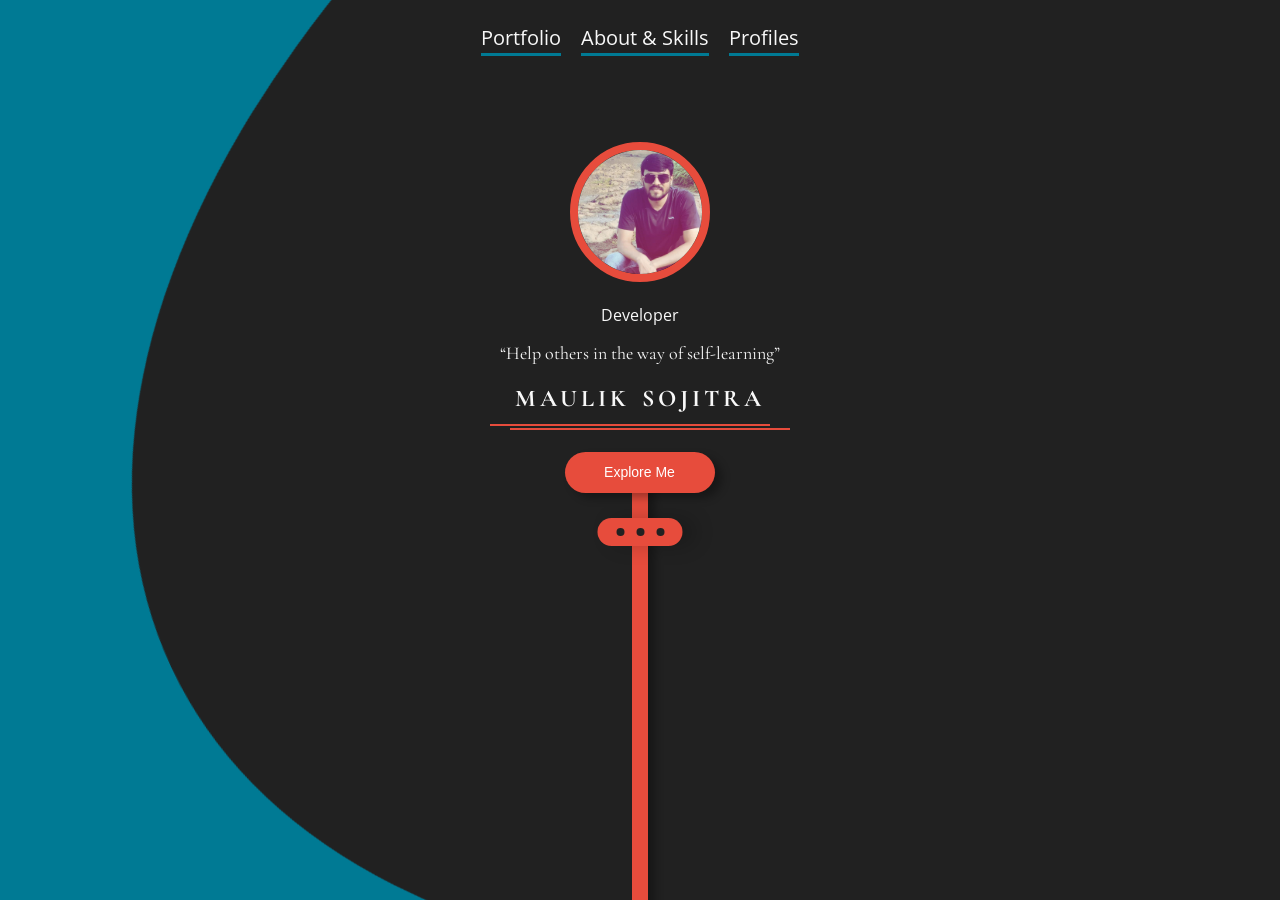
<file: index.html>
<!doctype html>
<html lang="en" data-beasties-container>
<head>
  <meta charset="utf-8">
  <title>Maulik Sojitra | Portfolio of Maulik Sojitra</title>
  <base href="/">
  <meta name="viewport" content="width=device-width, initial-scale=1">
  <meta name="title" content="Maulik Sojitra | Portfolio of Maulik Sojitra">
  <meta name="author" content="Maulik Sojitra, mauliksojitra@outlook.com">
  <meta name="description" content="Hi, I am Maulik Sojitra. Welcome to Portfolio Website">
  <meta name="keywords" content="Maulik Sojitra, mauliksojitra, maulik , profile card of Maulik Sojitra, portfolio website of maulik sojitra ,portfolio website ,profile card">
  <meta name="viewport" content="width=device-width, initial-scale=1">
  <link rel="icon" type="image/x-icon" href="favicon.ico">
  <link rel="manifest" href="manifest.webmanifest">
  <meta name="theme-color" content="#212121">
<style>*,*:after,*:before{box-sizing:border-box;margin:0;padding:0}html{font-size:10px;font-family:Open Sans,Segoe UI,Tahoma,Geneva,Verdana,sans-serif}body{width:100vw;overflow-x:hidden;background-color:#007a94}@media(max-width:460px){html{font-size:8px}}@media(max-width:360px){html{font-size:7px}}@media(max-width:270px){html{font-size:5px}}*::-webkit-scrollbar{width:.5rem;border-radius:1rem}*::-webkit-scrollbar-track{-webkit-box-shadow:inset 0 0 6px rgba(0,0,0,.3)}*::-webkit-scrollbar-thumb{background-color:#fff6;outline:1px solid slategrey}</style><link rel="stylesheet" href="styles.css" media="print" onload="this.media='all'"><noscript><link rel="stylesheet" href="styles.css"></noscript></head>
<body>
  <app-root>
     <style>
      *,
      *::after,
      *::before {
        margin: 0;
        padding: 0;
        box-sizing: border-box;
      }

      html {
        font-size: 10px;
      }

      body {
        background-color: #007a94;
        overflow: hidden;
      }

      .myLoader-container {
        display: flex;
        height: 100vh;
        width: 100vw;
        justify-content: center;
        align-items: center;
      }

      .myLoader-loader-container {
        height: 18em;
        width: 18em;
        position: relative;
        display: block;
      }

      .myLoader-cicle-loader {
        position: absolute;
        height: 100%;
        width: 100%;
        top: 0;
        left: 0;
        display: inline-block;
        border: 1em solid rgba(256, 256, 256, 0.1);
        border-radius: 50%;

        animation: rotating 1.5s 1s infinite both;
      }

      .myLoader-cicle-loader::after {
        content: '';
        position: absolute;
        height: 100%;
        width: 100%;
        top: -1em;
        left: -1em;
        display: inline-block;
        border: 1em solid transparent;
        border-top-color: #e74c3c;
        border-radius: 50%;
        box-sizing: content-box;

        animation: rotating 1.5s infinite both;
      }

      @keyframes rotating {
        0% {
          transform: rotate(0deg);
        }
        100% {
          transform: rotate(360deg);
        }
      }
    </style>

    <div class="myLoader-container">
      <div class="myLoader-loader-container">
        <div class="myLoader-cicle-loader"></div>
      </div>
    </div>
    </app-root>
  <noscript>Please enable JavaScript to continue using this application.</noscript>
<script src="runtime.js" type="module"></script><script src="polyfills.js" type="module"></script><script src="main.js" type="module"></script></body>
</html>
</file>
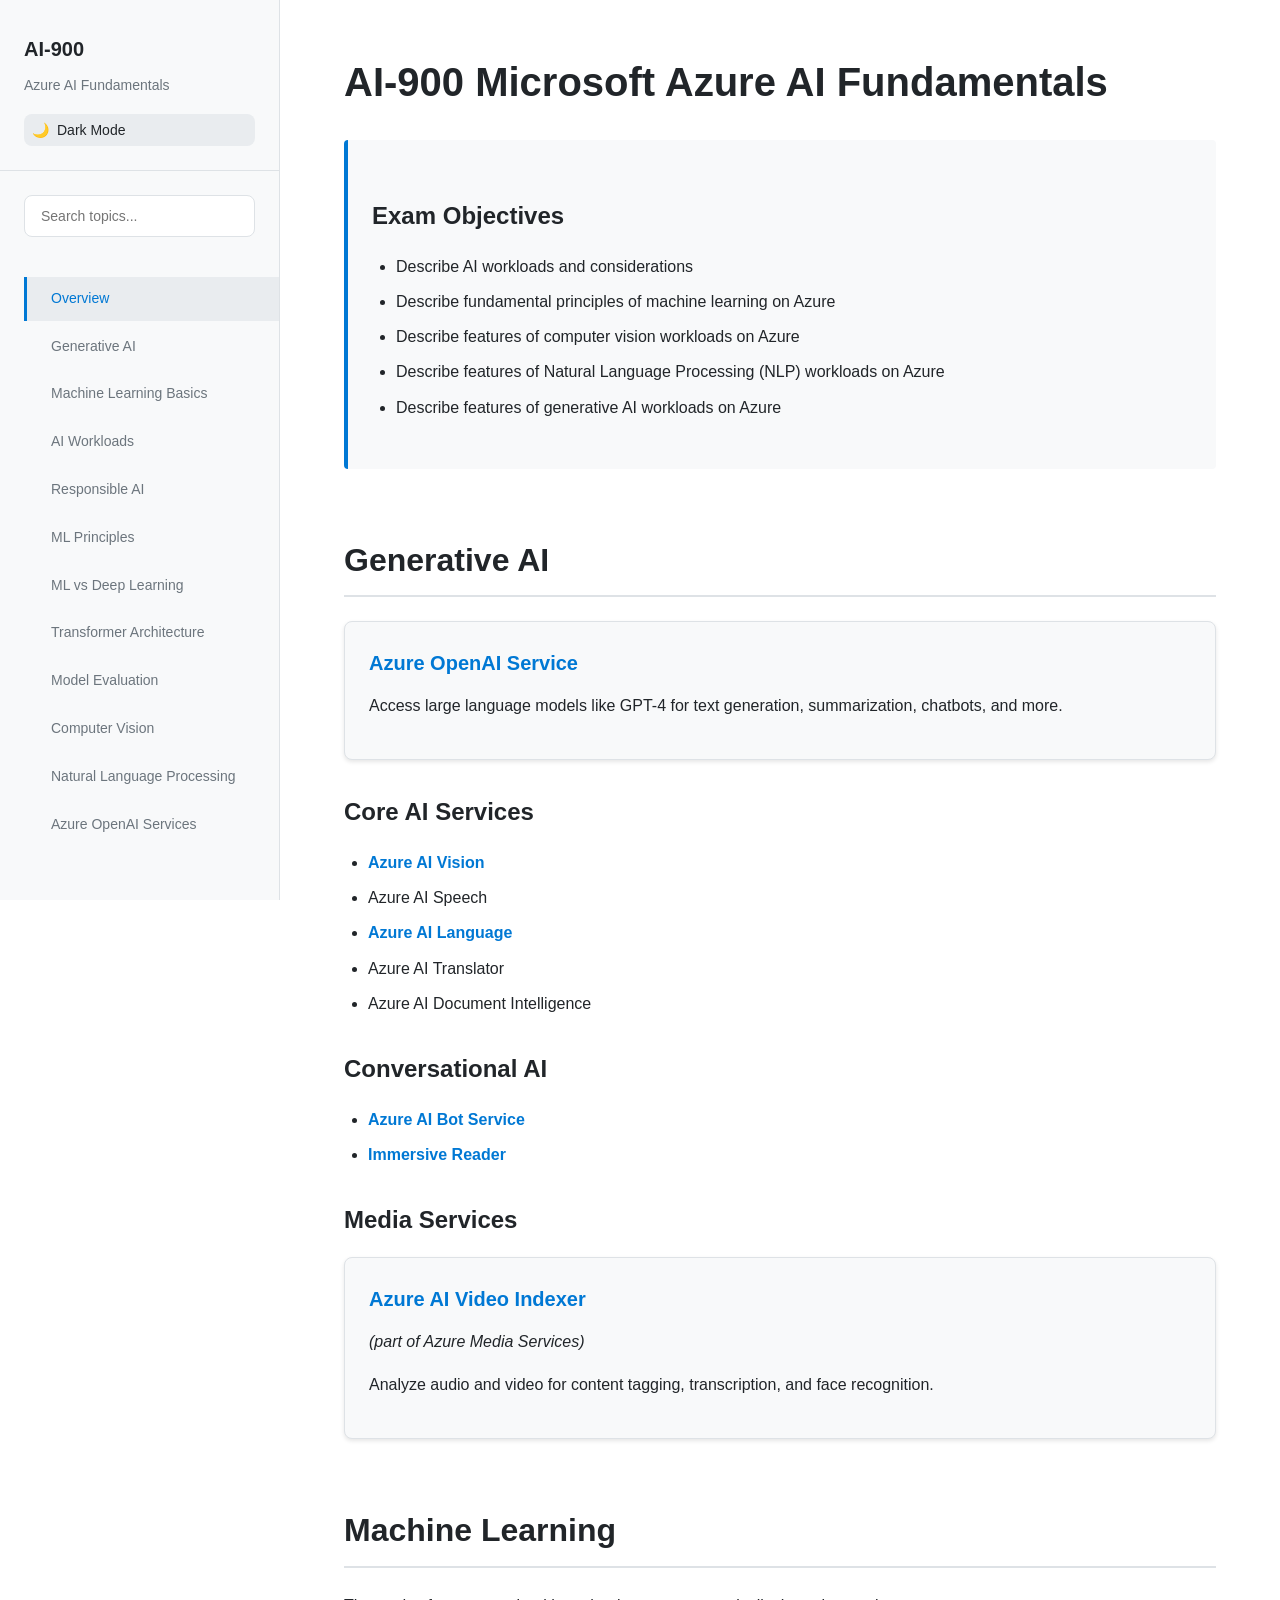
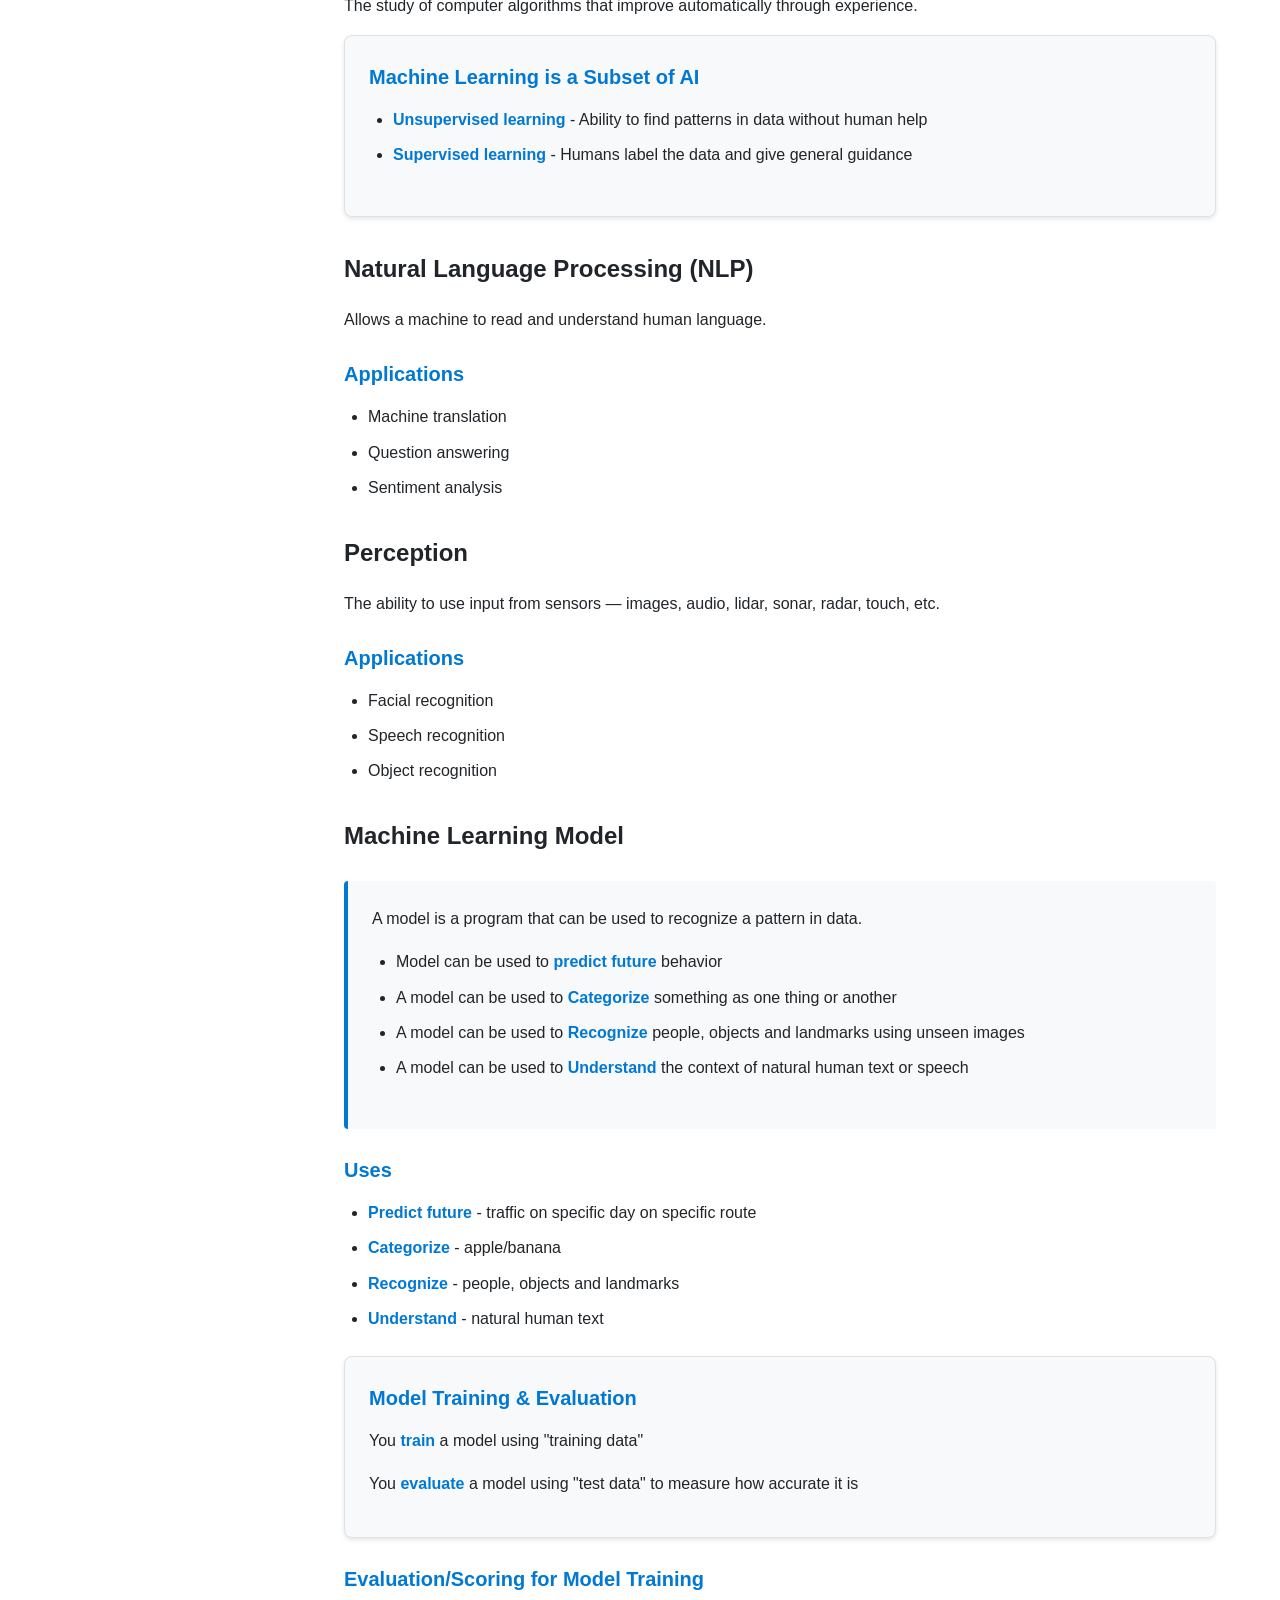
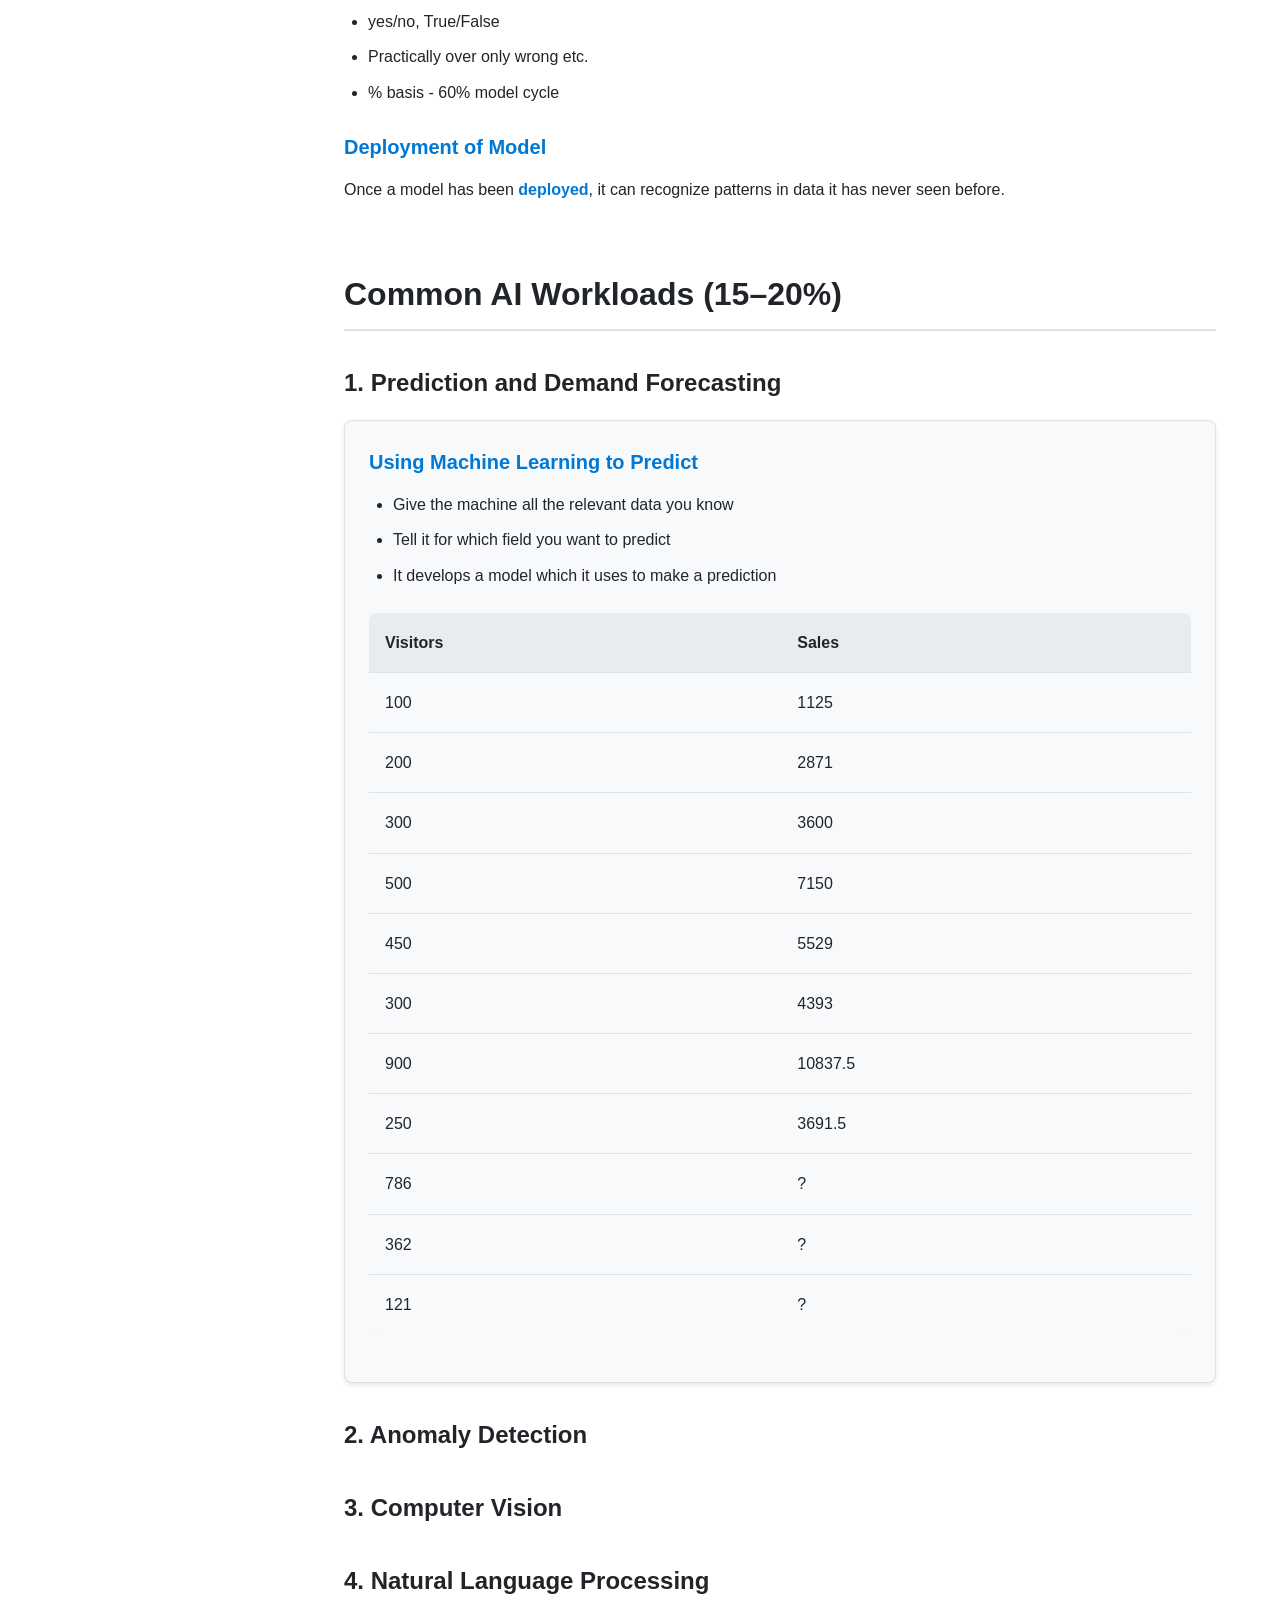
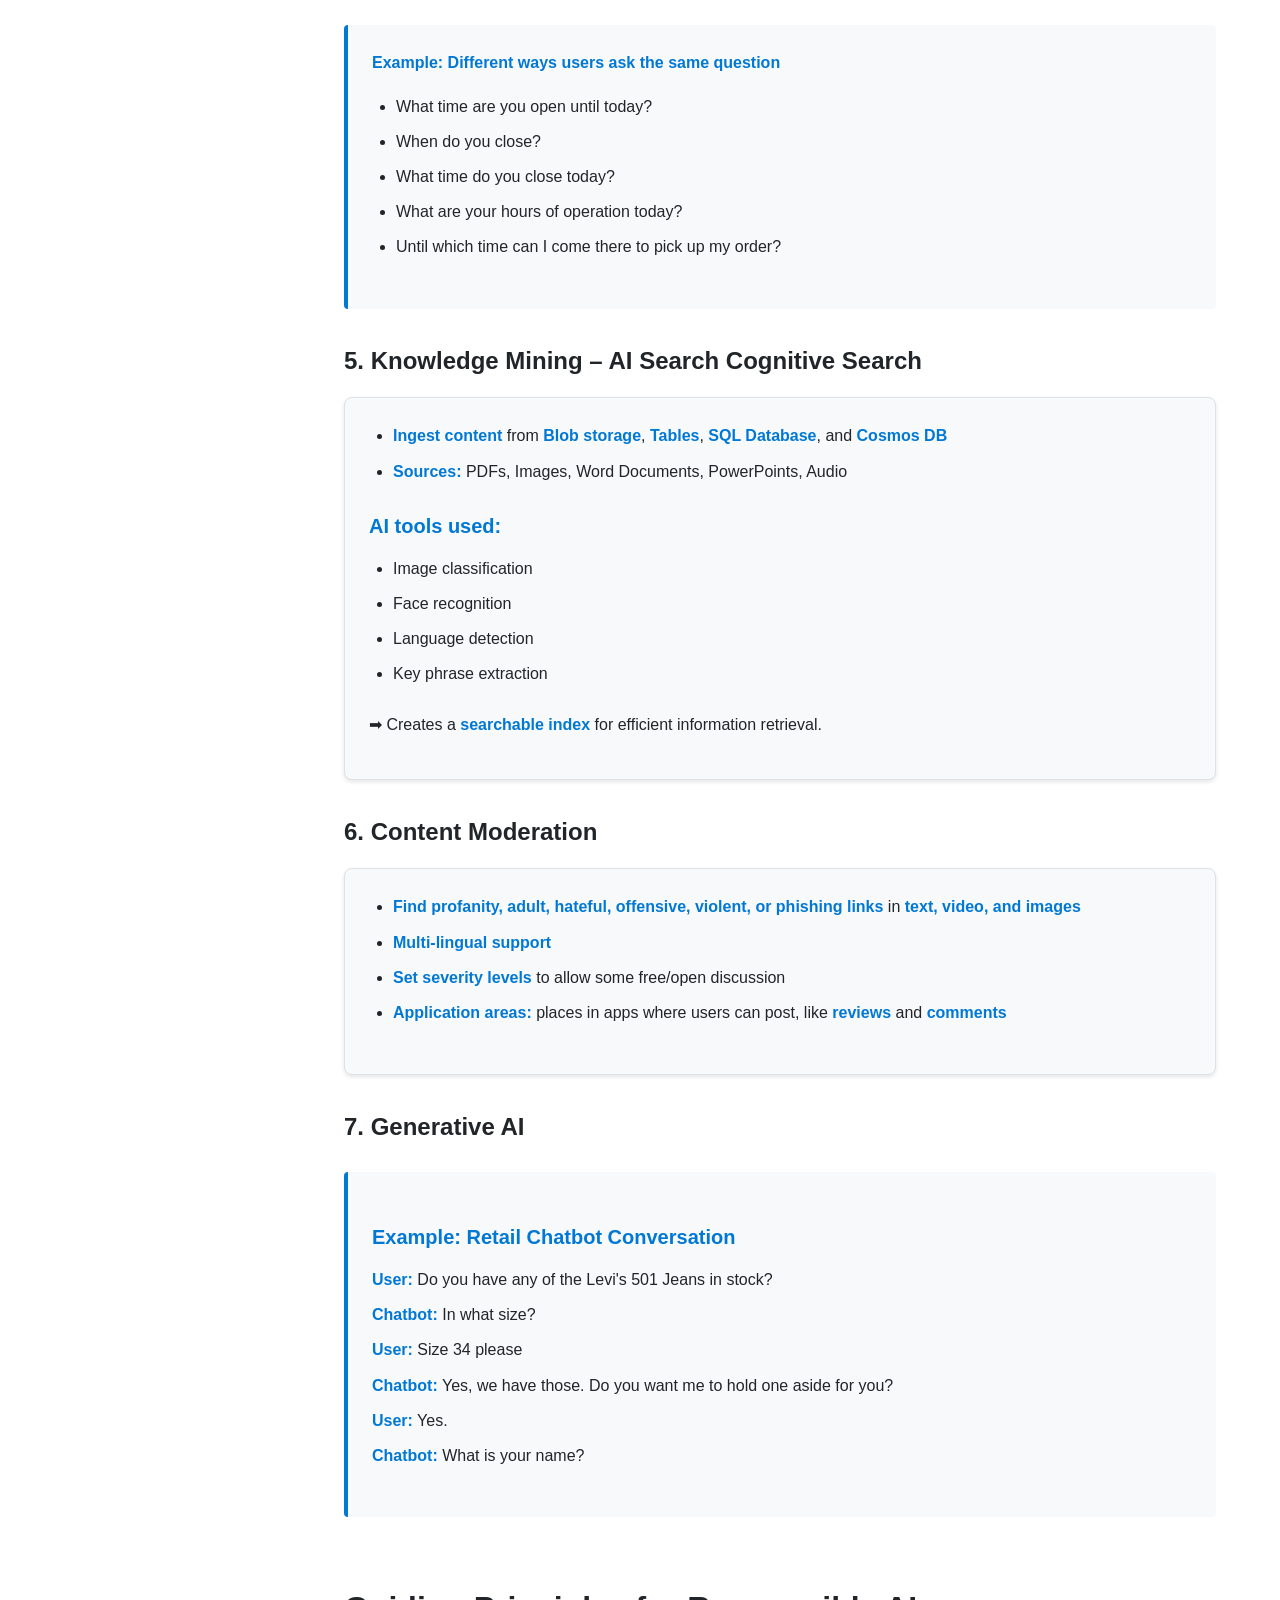
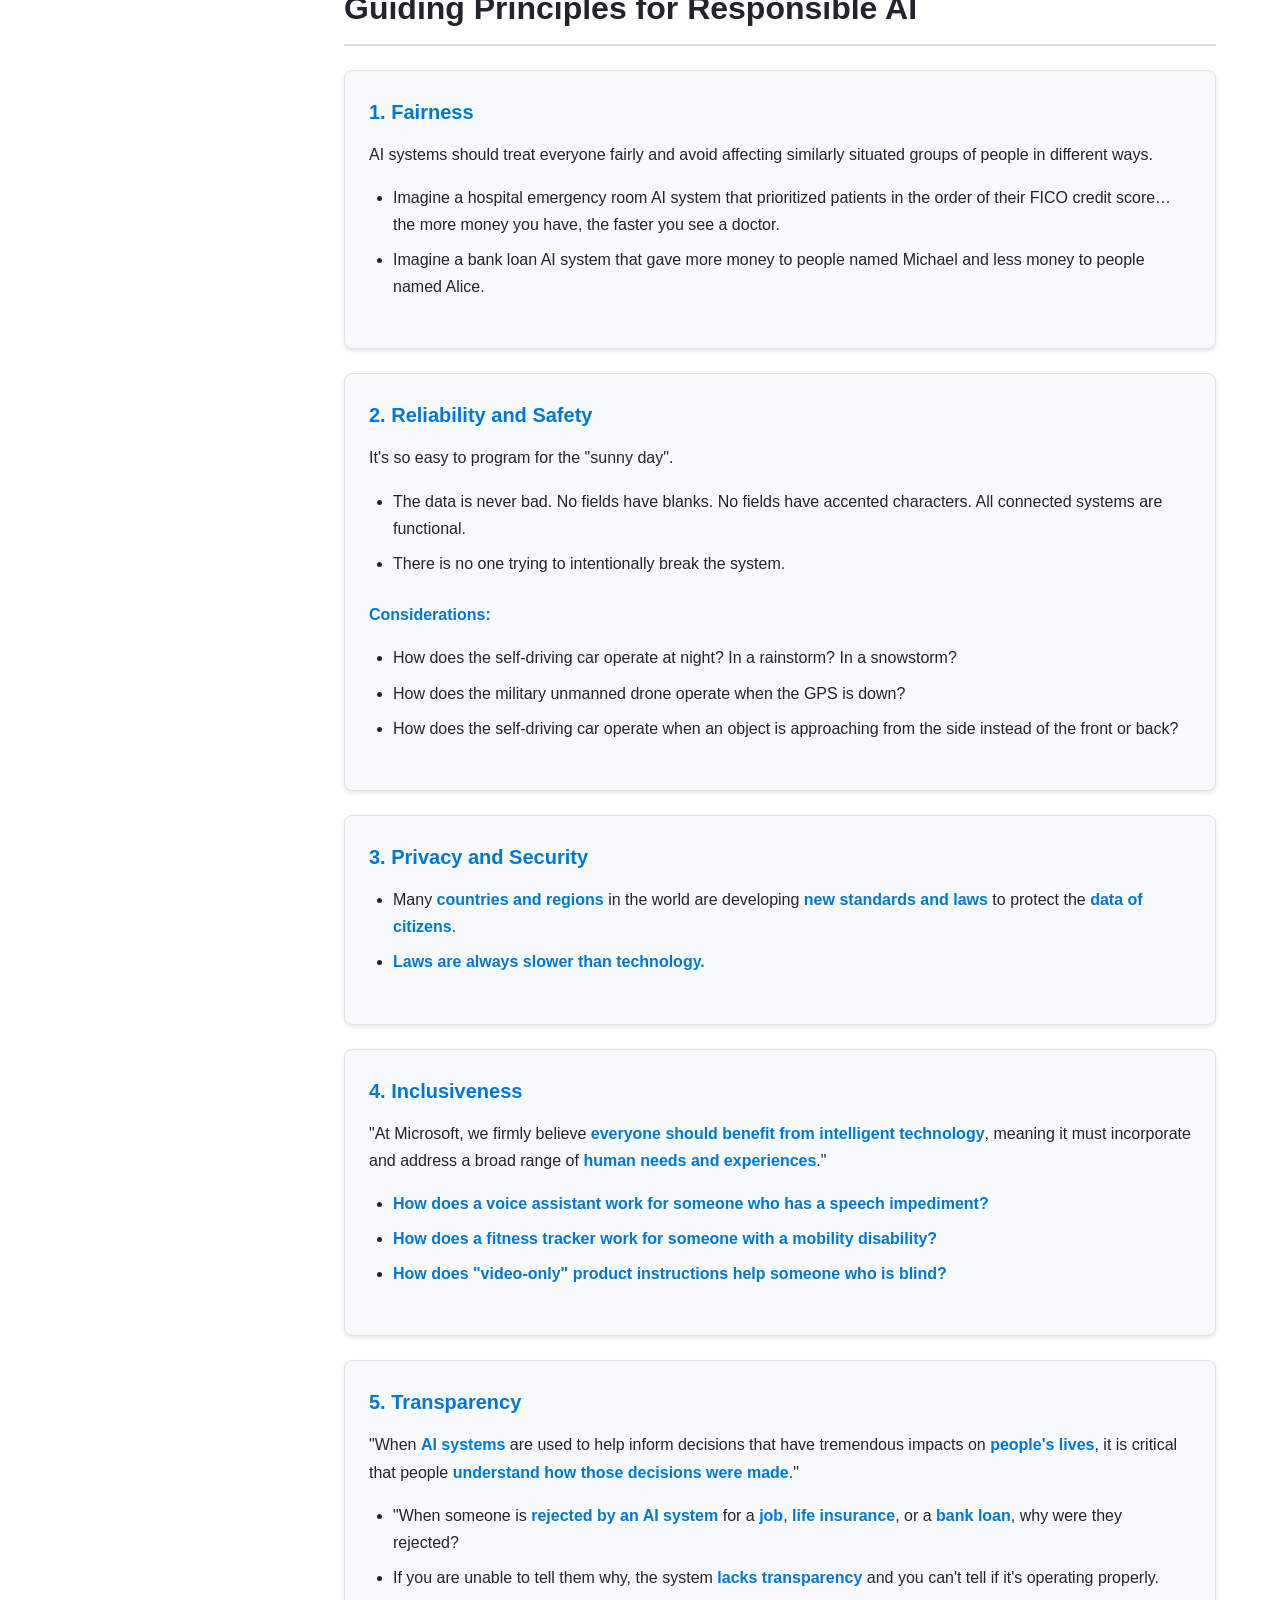
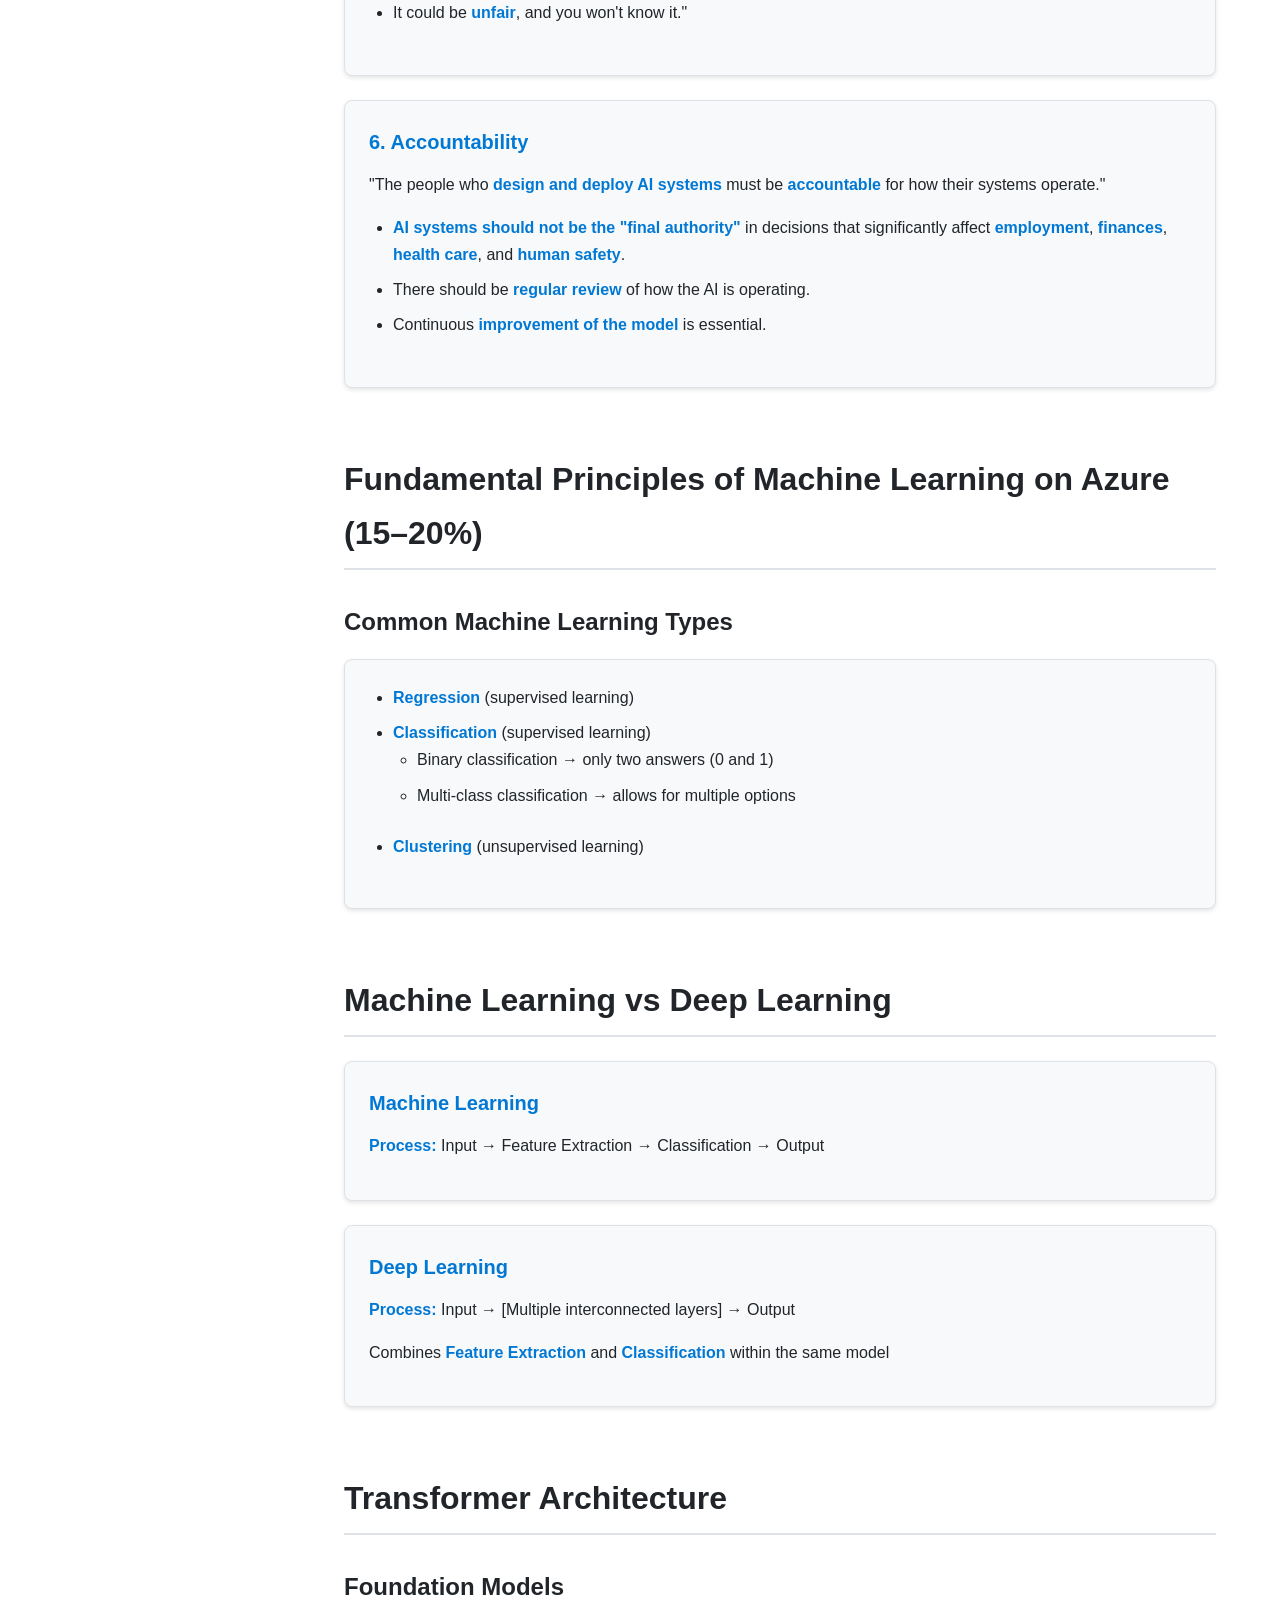
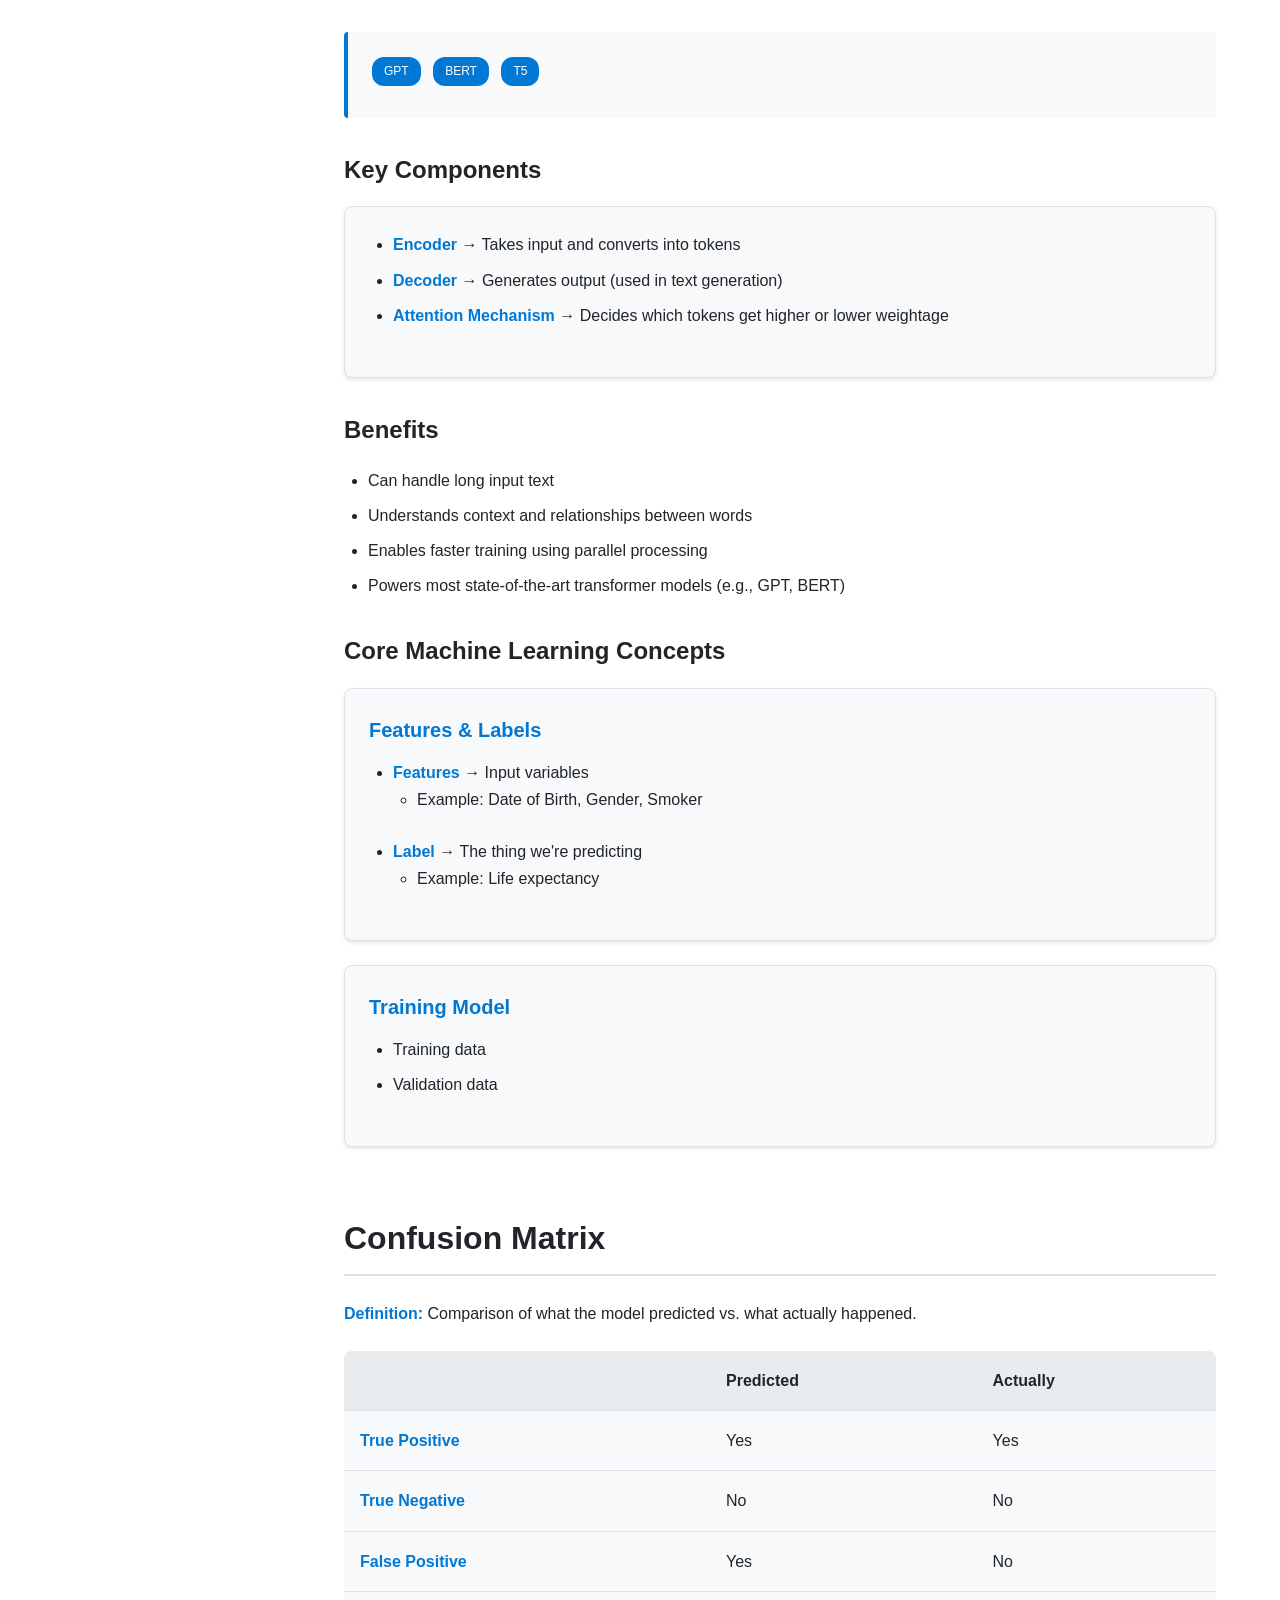
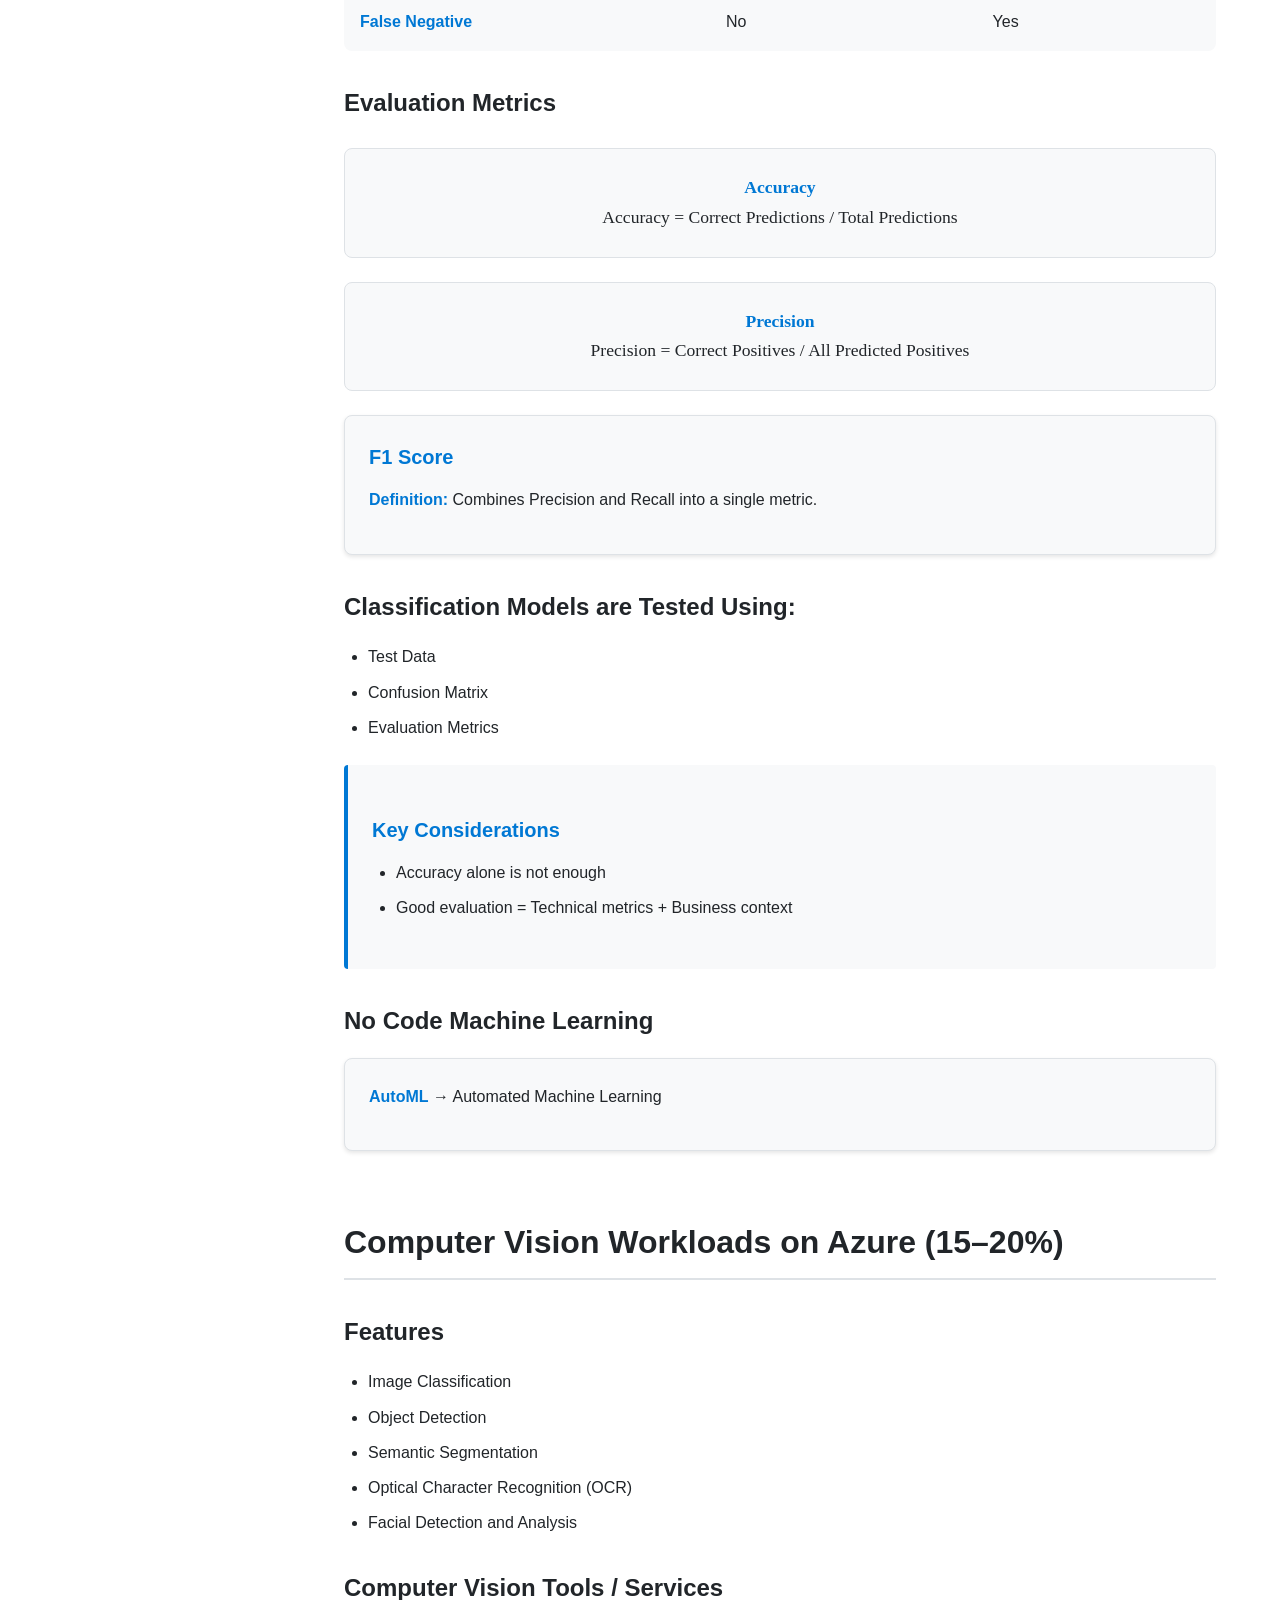
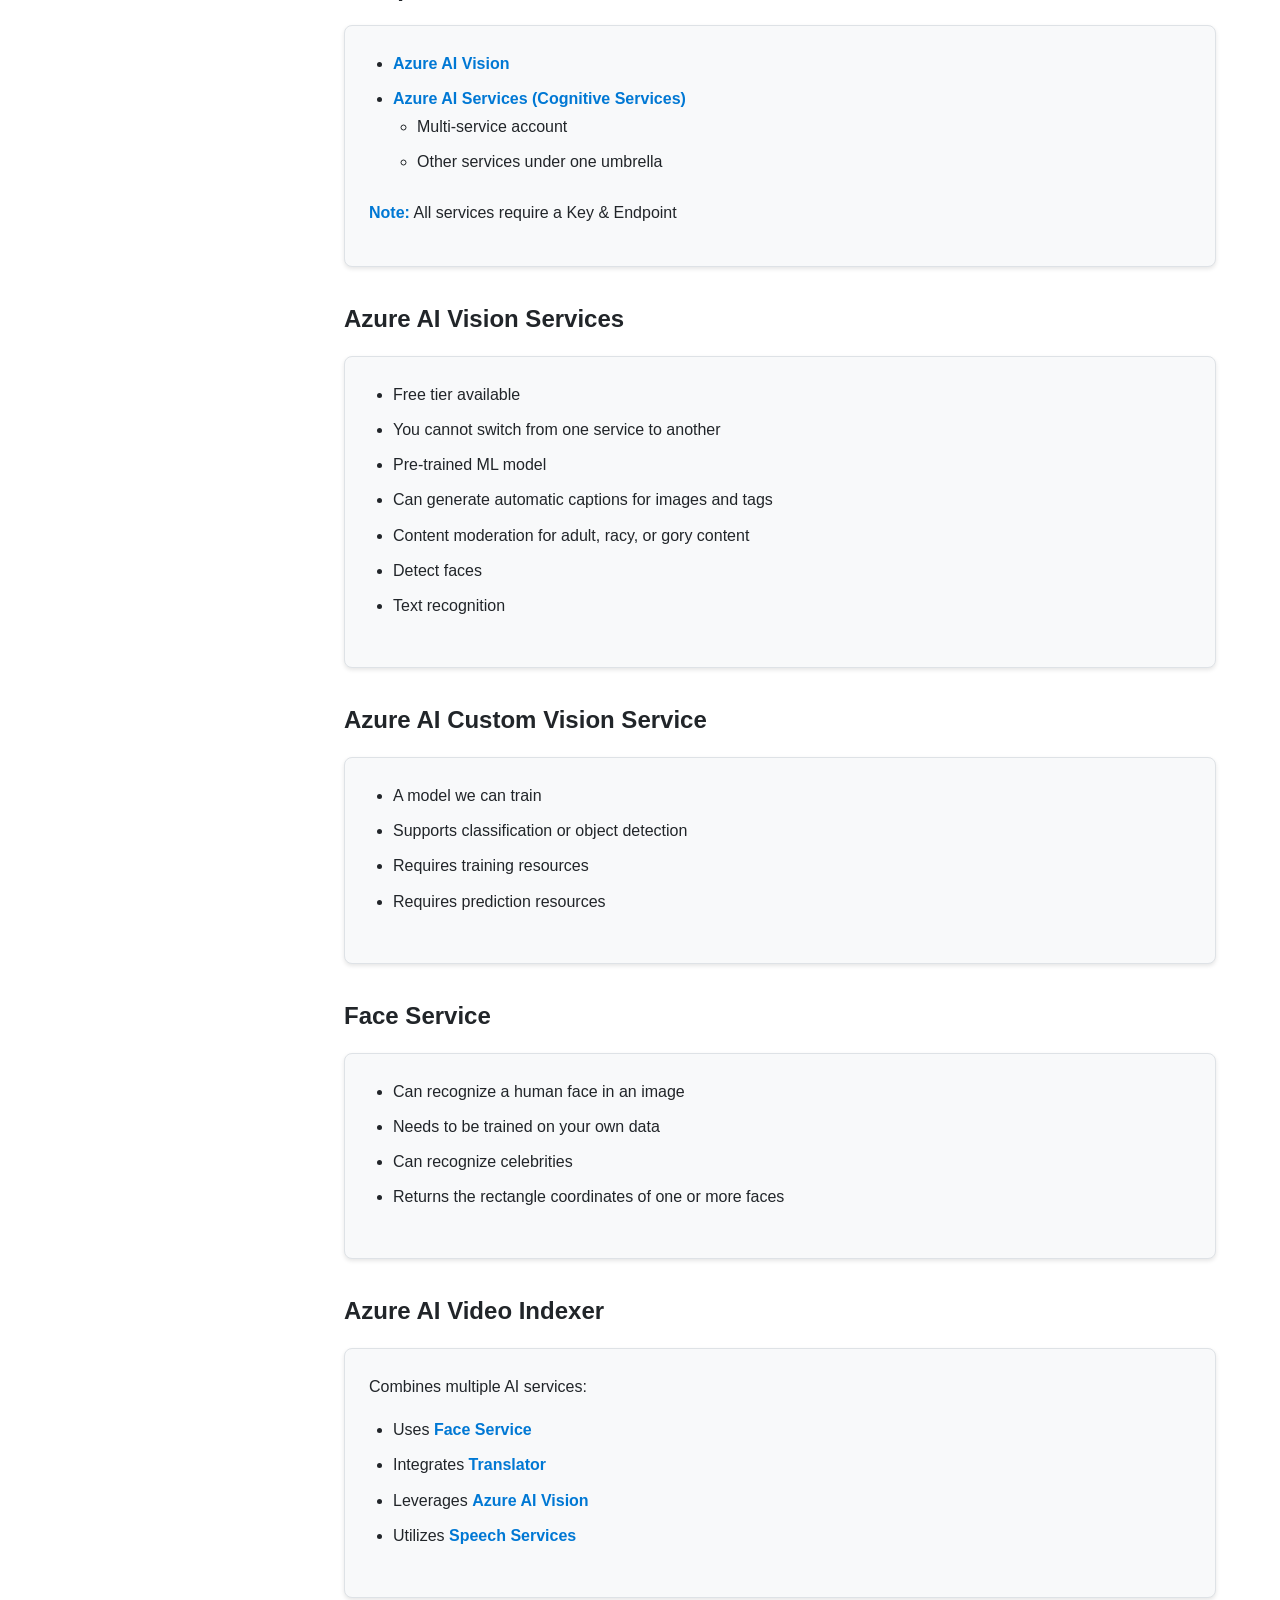
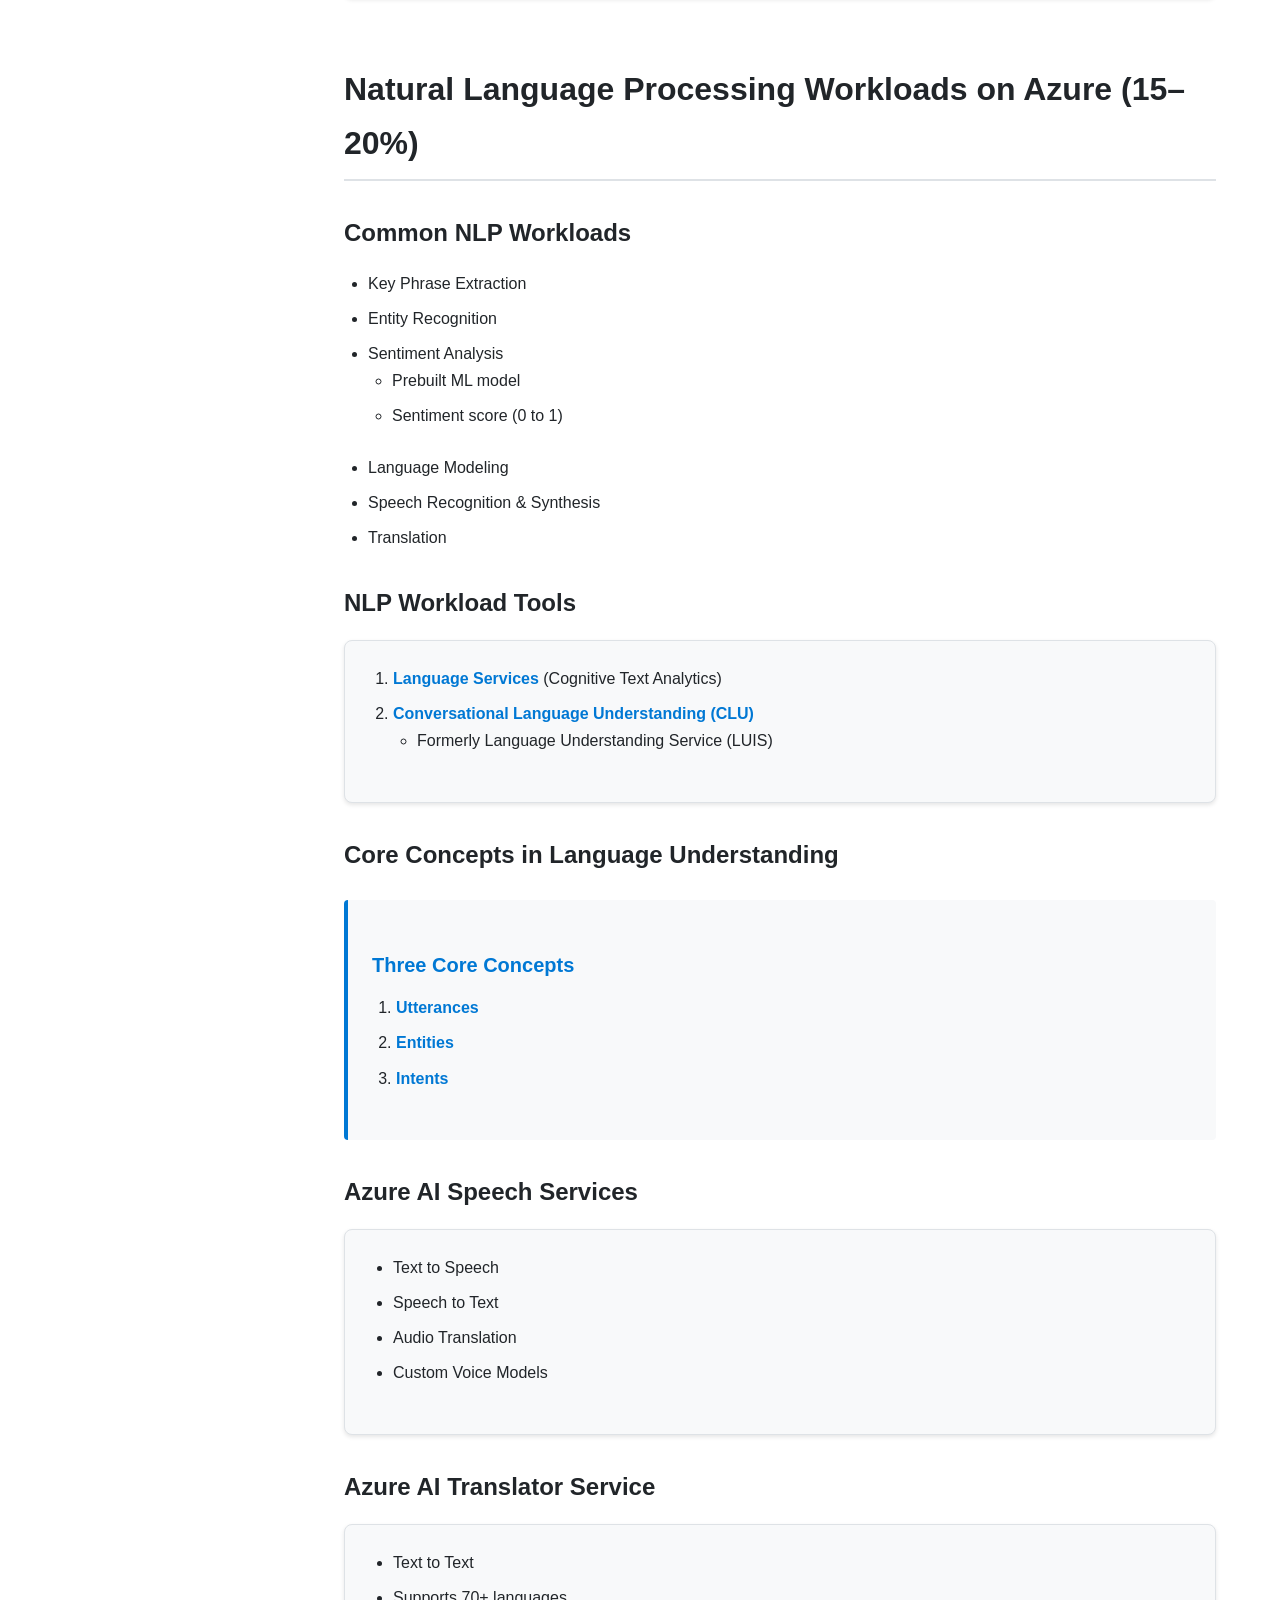
<file: assets/html/ai900.html>
<!DOCTYPE html>
<html lang="en">
<head>
    <meta charset="UTF-8">
    <meta name="viewport" content="width=device-width, initial-scale=1.0">
    <title>AI-900 Microsoft Azure AI Fundamentals - Study Guide</title>
    <style>
        * {
            margin: 0;
            padding: 0;
            box-sizing: border-box;
        }

        :root {
            --bg-primary: #ffffff;
            --bg-secondary: #f8f9fa;
            --bg-tertiary: #e9ecef;
            --text-primary: #212529;
            --text-secondary: #6c757d;
            --accent: #0078d4;
            --accent-hover: #106ebe;
            --border: #dee2e6;
            --code-bg: #f5f5f5;
            --shadow: rgba(0, 0, 0, 0.1);
            --sidebar-width: 280px;
        }

        [data-theme="dark"] {
            --bg-primary: #1a1a1a;
            --bg-secondary: #242424;
            --bg-tertiary: #2d2d2d;
            --text-primary: #e4e4e4;
            --text-secondary: #a0a0a0;
            --accent: #4a9eff;
            --accent-hover: #6eb3ff;
            --border: #404040;
            --code-bg: #2d2d2d;
            --shadow: rgba(0, 0, 0, 0.3);
        }

        body {
            font-family: -apple-system, BlinkMacSystemFont, 'Segoe UI', Roboto, Oxygen, Ubuntu, Cantarell, sans-serif;
            line-height: 1.7;
            color: var(--text-primary);
            background-color: var(--bg-primary);
            transition: background-color 0.3s ease, color 0.3s ease;
        }

        .container {
            display: flex;
            min-height: 100vh;
        }

        /* Sidebar */
        .sidebar {
            width: var(--sidebar-width);
            background-color: var(--bg-secondary);
            border-right: 1px solid var(--border);
            position: fixed;
            height: 100vh;
            overflow-y: auto;
            padding: 2rem 0;
            z-index: 100;
        }

        .sidebar::-webkit-scrollbar {
            width: 6px;
        }

        .sidebar::-webkit-scrollbar-track {
            background: transparent;
        }

        .sidebar::-webkit-scrollbar-thumb {
            background: var(--border);
            border-radius: 3px;
        }

        .sidebar-header {
            padding: 0 1.5rem 1.5rem;
            border-bottom: 1px solid var(--border);
            margin-bottom: 1.5rem;
        }

        .sidebar-header h1 {
            font-size: 1.25rem;
            font-weight: 600;
            color: var(--text-primary);
            margin-bottom: 0.5rem;
        }

        .sidebar-header p {
            font-size: 0.875rem;
            color: var(--text-secondary);
        }

        .theme-toggle {
            display: flex;
            align-items: center;
            gap: 0.5rem;
            margin-top: 1rem;
            padding: 0.5rem;
            background: var(--bg-tertiary);
            border-radius: 8px;
            cursor: pointer;
            border: none;
            width: 100%;
            color: var(--text-primary);
            font-size: 0.875rem;
            transition: background-color 0.2s;
        }

        .theme-toggle:hover {
            background: var(--border);
        }

        .search-box {
            padding: 0 1.5rem 1.5rem;
            margin-bottom: 1rem;
        }

        .search-input {
            width: 100%;
            padding: 0.75rem 1rem;
            border: 1px solid var(--border);
            border-radius: 8px;
            background: var(--bg-primary);
            color: var(--text-primary);
            font-size: 0.875rem;
            transition: border-color 0.2s;
        }

        .search-input:focus {
            outline: none;
            border-color: var(--accent);
        }

        .nav-menu {
            list-style: none;
        }

        .nav-item {
            margin-bottom: 0.25rem;
        }

        .nav-link {
            display: block;
            padding: 0.625rem 1.5rem;
            color: var(--text-secondary);
            text-decoration: none;
            font-size: 0.875rem;
            transition: all 0.2s;
            border-left: 3px solid transparent;
        }

        .nav-link:hover {
            color: var(--accent);
            background-color: var(--bg-tertiary);
        }

        .nav-link.active {
            color: var(--accent);
            border-left-color: var(--accent);
            background-color: var(--bg-tertiary);
            font-weight: 500;
        }

        /* Main Content */
        .main-content {
            flex: 1;
            margin-left: var(--sidebar-width);
            padding: 3rem 4rem;
            max-width: calc(100% - var(--sidebar-width));
        }

        .content-wrapper {
            max-width: 900px;
            margin: 0 auto;
        }

        .section {
            margin-bottom: 4rem;
            scroll-margin-top: 2rem;
        }

        h1 {
            font-size: 2.5rem;
            font-weight: 700;
            margin-bottom: 1rem;
            color: var(--text-primary);
        }

        h2 {
            font-size: 2rem;
            font-weight: 600;
            margin-top: 3rem;
            margin-bottom: 1.5rem;
            color: var(--text-primary);
            border-bottom: 2px solid var(--border);
            padding-bottom: 0.5rem;
        }

        h3 {
            font-size: 1.5rem;
            font-weight: 600;
            margin-top: 2rem;
            margin-bottom: 1rem;
            color: var(--text-primary);
        }

        h4 {
            font-size: 1.25rem;
            font-weight: 600;
            margin-top: 1.5rem;
            margin-bottom: 0.75rem;
            color: var(--accent);
        }

        p {
            margin-bottom: 1rem;
            color: var(--text-primary);
        }

        ul, ol {
            margin-left: 1.5rem;
            margin-bottom: 1.5rem;
        }

        li {
            margin-bottom: 0.5rem;
            color: var(--text-primary);
        }

        strong {
            color: var(--accent);
            font-weight: 600;
        }

        code {
            background: var(--code-bg);
            padding: 0.2rem 0.4rem;
            border-radius: 4px;
            font-family: 'Courier New', monospace;
            font-size: 0.9em;
            color: var(--text-primary);
        }

        .highlight-box {
            background: var(--bg-secondary);
            border-left: 4px solid var(--accent);
            padding: 1.5rem;
            margin: 1.5rem 0;
            border-radius: 4px;
        }

        .card {
            background: var(--bg-secondary);
            border: 1px solid var(--border);
            border-radius: 8px;
            padding: 1.5rem;
            margin-bottom: 1.5rem;
            box-shadow: 0 2px 4px var(--shadow);
        }

        .card h4 {
            margin-top: 0;
        }

        table {
            width: 100%;
            border-collapse: collapse;
            margin: 1.5rem 0;
            background: var(--bg-secondary);
            border-radius: 8px;
            overflow: hidden;
        }

        th, td {
            padding: 1rem;
            text-align: left;
            border-bottom: 1px solid var(--border);
        }

        th {
            background: var(--bg-tertiary);
            font-weight: 600;
            color: var(--text-primary);
        }

        tr:last-child td {
            border-bottom: none;
        }

        .formula {
            background: var(--bg-secondary);
            padding: 1.5rem;
            margin: 1.5rem 0;
            border-radius: 8px;
            text-align: center;
            font-family: Georgia, serif;
            font-size: 1.1rem;
            border: 1px solid var(--border);
        }

        .tag {
            display: inline-block;
            background: var(--accent);
            color: white;
            padding: 0.25rem 0.75rem;
            border-radius: 12px;
            font-size: 0.75rem;
            font-weight: 500;
            margin-right: 0.5rem;
            margin-bottom: 0.5rem;
        }

        .no-results {
            text-align: center;
            padding: 3rem;
            color: var(--text-secondary);
            display: none;
        }

        /* Print Styles */
        @media print {
            .sidebar {
                display: none;
            }

            .main-content {
                margin-left: 0;
                max-width: 100%;
                padding: 1rem;
            }

            .section {
                page-break-inside: avoid;
            }

            h2 {
                page-break-after: avoid;
            }

            body {
                background: white;
                color: black;
            }

            .card, .highlight-box {
                border: 1px solid #ccc;
            }
        }

        /* Responsive */
        @media (max-width: 768px) {
            .sidebar {
                transform: translateX(-100%);
                transition: transform 0.3s;
            }

            .sidebar.active {
                transform: translateX(0);
            }

            .main-content {
                margin-left: 0;
                padding: 2rem 1.5rem;
                max-width: 100%;
            }

            .mobile-menu-toggle {
                position: fixed;
                bottom: 2rem;
                right: 2rem;
                background: var(--accent);
                color: white;
                border: none;
                width: 56px;
                height: 56px;
                border-radius: 50%;
                box-shadow: 0 4px 12px var(--shadow);
                cursor: pointer;
                z-index: 101;
                display: flex;
                align-items: center;
                justify-content: center;
                font-size: 1.5rem;
            }
        }

        @media (min-width: 769px) {
            .mobile-menu-toggle {
                display: none;
            }
        }
    </style>
</head>
<body>
    <div class="container">
        <!-- Sidebar -->
        <aside class="sidebar" id="sidebar">
            <div class="sidebar-header">
                <h1>AI-900</h1>
                <p>Azure AI Fundamentals</p>
                <button class="theme-toggle" onclick="toggleTheme()">
                    <span id="theme-icon">🌙</span>
                    <span id="theme-text">Dark Mode</span>
                </button>
            </div>

            <div class="search-box">
                <input type="text" class="search-input" id="searchInput" placeholder="Search topics...">
            </div>

            <nav>
                <ul class="nav-menu" id="navMenu">
                    <li class="nav-item"><a href="#overview" class="nav-link">Overview</a></li>
                    <li class="nav-item"><a href="#generative-ai" class="nav-link">Generative AI</a></li>
                    <li class="nav-item"><a href="#ml-basics" class="nav-link">Machine Learning Basics</a></li>
                    <li class="nav-item"><a href="#ai-workloads" class="nav-link">AI Workloads</a></li>
                    <li class="nav-item"><a href="#responsible-ai" class="nav-link">Responsible AI</a></li>
                    <li class="nav-item"><a href="#ml-principles" class="nav-link">ML Principles</a></li>
                    <li class="nav-item"><a href="#ml-vs-dl" class="nav-link">ML vs Deep Learning</a></li>
                    <li class="nav-item"><a href="#transformer" class="nav-link">Transformer Architecture</a></li>
                    <li class="nav-item"><a href="#evaluation" class="nav-link">Model Evaluation</a></li>
                    <li class="nav-item"><a href="#computer-vision" class="nav-link">Computer Vision</a></li>
                    <li class="nav-item"><a href="#nlp" class="nav-link">Natural Language Processing</a></li>
                    <li class="nav-item"><a href="#azure-openai" class="nav-link">Azure OpenAI Services</a></li>
                </ul>
            </nav>
        </aside>

        <!-- Main Content -->
        <main class="main-content">
            <div class="content-wrapper">
                <!-- Overview Section -->
                <section id="overview" class="section">
                    <h1>AI-900 Microsoft Azure AI Fundamentals</h1>
                    <div class="highlight-box">
                        <h3>Exam Objectives</h3>
                        <ul>
                            <li>Describe AI workloads and considerations</li>
                            <li>Describe fundamental principles of machine learning on Azure</li>
                            <li>Describe features of computer vision workloads on Azure</li>
                            <li>Describe features of Natural Language Processing (NLP) workloads on Azure</li>
                            <li>Describe features of generative AI workloads on Azure</li>
                        </ul>
                    </div>
                </section>

                <!-- Generative AI -->
                <section id="generative-ai" class="section">
                    <h2>Generative AI</h2>
                    
                    <div class="card">
                        <h4>Azure OpenAI Service</h4>
                        <p>Access large language models like GPT-4 for text generation, summarization, chatbots, and more.</p>
                    </div>

                    <h3>Core AI Services</h3>
                    <ul>
                        <li><strong>Azure AI Vision</strong></li>
                        <li>Azure AI Speech</li>
                        <li><strong>Azure AI Language</strong></li>
                        <li>Azure AI Translator</li>
                        <li>Azure AI Document Intelligence</li>
                    </ul>

                    <h3>Conversational AI</h3>
                    <ul>
                        <li><strong>Azure AI Bot Service</strong></li>
                        <li><strong>Immersive Reader</strong></li>
                    </ul>

                    <h3>Media Services</h3>
                    <div class="card">
                        <h4>Azure AI Video Indexer</h4>
                        <p><em>(part of Azure Media Services)</em></p>
                        <p>Analyze audio and video for content tagging, transcription, and face recognition.</p>
                    </div>
                </section>

                <!-- Machine Learning Basics -->
                <section id="ml-basics" class="section">
                    <h2>Machine Learning</h2>
                    <p>The study of computer algorithms that improve automatically through experience.</p>
                    
                    <div class="card">
                        <h4>Machine Learning is a Subset of AI</h4>
                        <ul>
                            <li><strong>Unsupervised learning</strong> - Ability to find patterns in data without human help</li>
                            <li><strong>Supervised learning</strong> - Humans label the data and give general guidance</li>
                        </ul>
                    </div>

                    <h3>Natural Language Processing (NLP)</h3>
                    <p>Allows a machine to read and understand human language.</p>
                    <h4>Applications</h4>
                    <ul>
                        <li>Machine translation</li>
                        <li>Question answering</li>
                        <li>Sentiment analysis</li>
                    </ul>

                    <h3>Perception</h3>
                    <p>The ability to use input from sensors — images, audio, lidar, sonar, radar, touch, etc.</p>
                    <h4>Applications</h4>
                    <ul>
                        <li>Facial recognition</li>
                        <li>Speech recognition</li>
                        <li>Object recognition</li>
                    </ul>

                    <h3>Machine Learning Model</h3>
                    <div class="highlight-box">
                        <p>A model is a program that can be used to recognize a pattern in data.</p>
                        <ul>
                            <li>Model can be used to <strong>predict future</strong> behavior</li>
                            <li>A model can be used to <strong>Categorize</strong> something as one thing or another</li>
                            <li>A model can be used to <strong>Recognize</strong> people, objects and landmarks using unseen images</li>
                            <li>A model can be used to <strong>Understand</strong> the context of natural human text or speech</li>
                        </ul>
                    </div>

                    <h4>Uses</h4>
                    <ul>
                        <li><strong>Predict future</strong> - traffic on specific day on specific route</li>
                        <li><strong>Categorize</strong> - apple/banana</li>
                        <li><strong>Recognize</strong> - people, objects and landmarks</li>
                        <li><strong>Understand</strong> - natural human text</li>
                    </ul>

                    <div class="card">
                        <h4>Model Training & Evaluation</h4>
                        <p>You <strong>train</strong> a model using "training data"</p>
                        <p>You <strong>evaluate</strong> a model using "test data" to measure how accurate it is</p>
                    </div>

                    <h4>Evaluation/Scoring for Model Training</h4>
                    <ul>
                        <li>yes/no, True/False</li>
                        <li>Practically over only wrong etc.</li>
                        <li>% basis - 60% model cycle</li>
                    </ul>

                    <h4>Deployment of Model</h4>
                    <p>Once a model has been <strong>deployed</strong>, it can recognize patterns in data it has never seen before.</p>
                </section>

                <!-- AI Workloads -->
                <section id="ai-workloads" class="section">
                    <h2>Common AI Workloads (15–20%)</h2>

                    <h3>1. Prediction and Demand Forecasting</h3>
                    <div class="card">
                        <h4>Using Machine Learning to Predict</h4>
                        <ul>
                            <li>Give the machine all the relevant data you know</li>
                            <li>Tell it for which field you want to predict</li>
                            <li>It develops a model which it uses to make a prediction</li>
                        </ul>

                        <table>
                            <thead>
                                <tr>
                                    <th>Visitors</th>
                                    <th>Sales</th>
                                </tr>
                            </thead>
                            <tbody>
                                <tr><td>100</td><td>1125</td></tr>
                                <tr><td>200</td><td>2871</td></tr>
                                <tr><td>300</td><td>3600</td></tr>
                                <tr><td>500</td><td>7150</td></tr>
                                <tr><td>450</td><td>5529</td></tr>
                                <tr><td>300</td><td>4393</td></tr>
                                <tr><td>900</td><td>10837.5</td></tr>
                                <tr><td>250</td><td>3691.5</td></tr>
                                <tr><td>786</td><td>?</td></tr>
                                <tr><td>362</td><td>?</td></tr>
                                <tr><td>121</td><td>?</td></tr>
                            </tbody>
                        </table>
                    </div>

                    <h3>2. Anomaly Detection</h3>

                    <h3>3. Computer Vision</h3>

                    <h3>4. Natural Language Processing</h3>
                    <div class="highlight-box">
                        <p><strong>Example: Different ways users ask the same question</strong></p>
                        <ul>
                            <li>What time are you open until today?</li>
                            <li>When do you close?</li>
                            <li>What time do you close today?</li>
                            <li>What are your hours of operation today?</li>
                            <li>Until which time can I come there to pick up my order?</li>
                        </ul>
                    </div>

                    <h3>5. Knowledge Mining – AI Search Cognitive Search</h3>
                    <div class="card">
                        <ul>
                            <li><strong>Ingest content</strong> from <strong>Blob storage</strong>, <strong>Tables</strong>, <strong>SQL Database</strong>, and <strong>Cosmos DB</strong></li>
                            <li><strong>Sources:</strong> PDFs, Images, Word Documents, PowerPoints, Audio</li>
                        </ul>
                        <h4>AI tools used:</h4>
                        <ul>
                            <li>Image classification</li>
                            <li>Face recognition</li>
                            <li>Language detection</li>
                            <li>Key phrase extraction</li>
                        </ul>
                        <p>➡ Creates a <strong>searchable index</strong> for efficient information retrieval.</p>
                    </div>

                    <h3>6. Content Moderation</h3>
                    <div class="card">
                        <ul>
                            <li><strong>Find profanity, adult, hateful, offensive, violent, or phishing links</strong> in <strong>text, video, and images</strong></li>
                            <li><strong>Multi-lingual support</strong></li>
                            <li><strong>Set severity levels</strong> to allow some free/open discussion</li>
                            <li><strong>Application areas:</strong> places in apps where users can post, like <strong>reviews</strong> and <strong>comments</strong></li>
                        </ul>
                    </div>

                    <h3>7. Generative AI</h3>
                    <div class="highlight-box">
                        <h4>Example: Retail Chatbot Conversation</h4>
                        <ul style="list-style: none; margin-left: 0;">
                            <li><strong>User:</strong> Do you have any of the Levi's 501 Jeans in stock?</li>
                            <li><strong>Chatbot:</strong> In what size?</li>
                            <li><strong>User:</strong> Size 34 please</li>
                            <li><strong>Chatbot:</strong> Yes, we have those. Do you want me to hold one aside for you?</li>
                            <li><strong>User:</strong> Yes.</li>
                            <li><strong>Chatbot:</strong> What is your name?</li>
                        </ul>
                    </div>
                </section>

                <!-- Responsible AI -->
                <section id="responsible-ai" class="section">
                    <h2>Guiding Principles for Responsible AI</h2>

                    <div class="card">
                        <h4>1. Fairness</h4>
                        <p>AI systems should treat everyone fairly and avoid affecting similarly situated groups of people in different ways.</p>
                        <ul>
                            <li>Imagine a hospital emergency room AI system that prioritized patients in the order of their FICO credit score… the more money you have, the faster you see a doctor.</li>
                            <li>Imagine a bank loan AI system that gave more money to people named Michael and less money to people named Alice.</li>
                        </ul>
                    </div>

                    <div class="card">
                        <h4>2. Reliability and Safety</h4>
                        <p>It's so easy to program for the "sunny day".</p>
                        <ul>
                            <li>The data is never bad. No fields have blanks. No fields have accented characters. All connected systems are functional.</li>
                            <li>There is no one trying to intentionally break the system.</li>
                        </ul>
                        <p><strong>Considerations:</strong></p>
                        <ul>
                            <li>How does the self-driving car operate at night? In a rainstorm? In a snowstorm?</li>
                            <li>How does the military unmanned drone operate when the GPS is down?</li>
                            <li>How does the self-driving car operate when an object is approaching from the side instead of the front or back?</li>
                        </ul>
                    </div>

                    <div class="card">
                        <h4>3. Privacy and Security</h4>
                        <ul>
                            <li>Many <strong>countries and regions</strong> in the world are developing <strong>new standards and laws</strong> to protect the <strong>data of citizens</strong>.</li>
                            <li><strong>Laws are always slower than technology.</strong></li>
                        </ul>
                    </div>

                    <div class="card">
                        <h4>4. Inclusiveness</h4>
                        <p>"At Microsoft, we firmly believe <strong>everyone should benefit from intelligent technology</strong>, meaning it must incorporate and address a broad range of <strong>human needs and experiences</strong>."</p>
                        <ul>
                            <li><strong>How does a voice assistant work for someone who has a speech impediment?</strong></li>
                            <li><strong>How does a fitness tracker work for someone with a mobility disability?</strong></li>
                            <li><strong>How does "video-only" product instructions help someone who is blind?</strong></li>
                        </ul>
                    </div>

                    <div class="card">
                        <h4>5. Transparency</h4>
                        <p>"When <strong>AI systems</strong> are used to help inform decisions that have tremendous impacts on <strong>people's lives</strong>, it is critical that people <strong>understand how those decisions were made</strong>."</p>
                        <ul>
                            <li>"When someone is <strong>rejected by an AI system</strong> for a <strong>job</strong>, <strong>life insurance</strong>, or a <strong>bank loan</strong>, why were they rejected?</li>
                            <li>If you are unable to tell them why, the system <strong>lacks transparency</strong> and you can't tell if it's operating properly.</li>
                            <li>It could be <strong>unfair</strong>, and you won't know it."</li>
                        </ul>
                    </div>

                    <div class="card">
                        <h4>6. Accountability</h4>
                        <p>"The people who <strong>design and deploy AI systems</strong> must be <strong>accountable</strong> for how their systems operate."</p>
                        <ul>
                            <li><strong>AI systems should not be the "final authority"</strong> in decisions that significantly affect <strong>employment</strong>, <strong>finances</strong>, <strong>health care</strong>, and <strong>human safety</strong>.</li>
                            <li>There should be <strong>regular review</strong> of how the AI is operating.</li>
                            <li>Continuous <strong>improvement of the model</strong> is essential.</li>
                        </ul>
                    </div>
                </section>

                <!-- ML Principles -->
                <section id="ml-principles" class="section">
                    <h2>Fundamental Principles of Machine Learning on Azure (15–20%)</h2>

                    <h3>Common Machine Learning Types</h3>
                    <div class="card">
                        <ul>
                            <li><strong>Regression</strong> (supervised learning)</li>
                            <li><strong>Classification</strong> (supervised learning)
                                <ul>
                                    <li>Binary classification → only two answers (0 and 1)</li>
                                    <li>Multi-class classification → allows for multiple options</li>
                                </ul>
                            </li>
                            <li><strong>Clustering</strong> (unsupervised learning)</li>
                        </ul>
                    </div>
                </section>

                <!-- ML vs Deep Learning -->
                <section id="ml-vs-dl" class="section">
                    <h2>Machine Learning vs Deep Learning</h2>

                    <div class="card">
                        <h4>Machine Learning</h4>
                        <p><strong>Process:</strong> Input → Feature Extraction → Classification → Output</p>
                    </div>

                    <div class="card">
                        <h4>Deep Learning</h4>
                        <p><strong>Process:</strong> Input → [Multiple interconnected layers] → Output</p>
                        <p>Combines <strong>Feature Extraction</strong> and <strong>Classification</strong> within the same model</p>
                    </div>
                </section>

                <!-- Transformer Architecture -->
                <section id="transformer" class="section">
                    <h2>Transformer Architecture</h2>

                    <h3>Foundation Models</h3>
                    <div class="highlight-box">
                        <span class="tag">GPT</span>
                        <span class="tag">BERT</span>
                        <span class="tag">T5</span>
                    </div>

                    <h3>Key Components</h3>
                    <div class="card">
                        <ul>
                            <li><strong>Encoder</strong> → Takes input and converts into tokens</li>
                            <li><strong>Decoder</strong> → Generates output (used in text generation)</li>
                            <li><strong>Attention Mechanism</strong> → Decides which tokens get higher or lower weightage</li>
                        </ul>
                    </div>

                    <h3>Benefits</h3>
                    <ul>
                        <li>Can handle long input text</li>
                        <li>Understands context and relationships between words</li>
                        <li>Enables faster training using parallel processing</li>
                        <li>Powers most state-of-the-art transformer models (e.g., GPT, BERT)</li>
                    </ul>

                    <h3>Core Machine Learning Concepts</h3>
                    <div class="card">
                        <h4>Features & Labels</h4>
                        <ul>
                            <li><strong>Features</strong> → Input variables
                                <ul>
                                    <li>Example: Date of Birth, Gender, Smoker</li>
                                </ul>
                            </li>
                            <li><strong>Label</strong> → The thing we're predicting
                                <ul>
                                    <li>Example: Life expectancy</li>
                                </ul>
                            </li>
                        </ul>
                    </div>

                    <div class="card">
                        <h4>Training Model</h4>
                        <ul>
                            <li>Training data</li>
                            <li>Validation data</li>
                        </ul>
                    </div>
                </section>

                <!-- Model Evaluation -->
                <section id="evaluation" class="section">
                    <h2>Confusion Matrix</h2>
                    <p><strong>Definition:</strong> Comparison of what the model predicted vs. what actually happened.</p>

                    <table>
                        <thead>
                            <tr>
                                <th></th>
                                <th>Predicted</th>
                                <th>Actually</th>
                            </tr>
                        </thead>
                        <tbody>
                            <tr>
                                <td><strong>True Positive</strong></td>
                                <td>Yes</td>
                                <td>Yes</td>
                            </tr>
                            <tr>
                                <td><strong>True Negative</strong></td>
                                <td>No</td>
                                <td>No</td>
                            </tr>
                            <tr>
                                <td><strong>False Positive</strong></td>
                                <td>Yes</td>
                                <td>No</td>
                            </tr>
                            <tr>
                                <td><strong>False Negative</strong></td>
                                <td>No</td>
                                <td>Yes</td>
                            </tr>
                        </tbody>
                    </table>

                    <h3>Evaluation Metrics</h3>

                    <div class="formula">
                        <strong>Accuracy</strong><br>
                        Accuracy = Correct Predictions / Total Predictions
                    </div>

                    <div class="formula">
                        <strong>Precision</strong><br>
                        Precision = Correct Positives / All Predicted Positives
                    </div>

                    <div class="card">
                        <h4>F1 Score</h4>
                        <p><strong>Definition:</strong> Combines Precision and Recall into a single metric.</p>
                    </div>

                    <h3>Classification Models are Tested Using:</h3>
                    <ul>
                        <li>Test Data</li>
                        <li>Confusion Matrix</li>
                        <li>Evaluation Metrics</li>
                    </ul>

                    <div class="highlight-box">
                        <h4>Key Considerations</h4>
                        <ul>
                            <li>Accuracy alone is not enough</li>
                            <li>Good evaluation = Technical metrics + Business context</li>
                        </ul>
                    </div>

                    <h3>No Code Machine Learning</h3>
                    <div class="card">
                        <p><strong>AutoML</strong> → Automated Machine Learning</p>
                    </div>
                </section>

                <!-- Computer Vision -->
                <section id="computer-vision" class="section">
                    <h2>Computer Vision Workloads on Azure (15–20%)</h2>

                    <h3>Features</h3>
                    <ul>
                        <li>Image Classification</li>
                        <li>Object Detection</li>
                        <li>Semantic Segmentation</li>
                        <li>Optical Character Recognition (OCR)</li>
                        <li>Facial Detection and Analysis</li>
                    </ul>

                    <h3>Computer Vision Tools / Services</h3>
                    <div class="card">
                        <ul>
                            <li><strong>Azure AI Vision</strong></li>
                            <li><strong>Azure AI Services (Cognitive Services)</strong>
                                <ul>
                                    <li>Multi-service account</li>
                                    <li>Other services under one umbrella</li>
                                </ul>
                            </li>
                        </ul>
                        <p><strong>Note:</strong> All services require a Key & Endpoint</p>
                    </div>

                    <h3>Azure AI Vision Services</h3>
                    <div class="card">
                        <ul>
                            <li>Free tier available</li>
                            <li>You cannot switch from one service to another</li>
                            <li>Pre-trained ML model</li>
                            <li>Can generate automatic captions for images and tags</li>
                            <li>Content moderation for adult, racy, or gory content</li>
                            <li>Detect faces</li>
                            <li>Text recognition</li>
                        </ul>
                    </div>

                    <h3>Azure AI Custom Vision Service</h3>
                    <div class="card">
                        <ul>
                            <li>A model we can train</li>
                            <li>Supports classification or object detection</li>
                            <li>Requires training resources</li>
                            <li>Requires prediction resources</li>
                        </ul>
                    </div>

                    <h3>Face Service</h3>
                    <div class="card">
                        <ul>
                            <li>Can recognize a human face in an image</li>
                            <li>Needs to be trained on your own data</li>
                            <li>Can recognize celebrities</li>
                            <li>Returns the rectangle coordinates of one or more faces</li>
                        </ul>
                    </div>

                    <h3>Azure AI Video Indexer</h3>
                    <div class="card">
                        <p>Combines multiple AI services:</p>
                        <ul>
                            <li>Uses <strong>Face Service</strong></li>
                            <li>Integrates <strong>Translator</strong></li>
                            <li>Leverages <strong>Azure AI Vision</strong></li>
                            <li>Utilizes <strong>Speech Services</strong></li>
                        </ul>
                    </div>
                </section>

                <!-- NLP -->
                <section id="nlp" class="section">
                    <h2>Natural Language Processing Workloads on Azure (15–20%)</h2>

                    <h3>Common NLP Workloads</h3>
                    <ul>
                        <li>Key Phrase Extraction</li>
                        <li>Entity Recognition</li>
                        <li>Sentiment Analysis
                            <ul>
                                <li>Prebuilt ML model</li>
                                <li>Sentiment score (0 to 1)</li>
                            </ul>
                        </li>
                        <li>Language Modeling</li>
                        <li>Speech Recognition & Synthesis</li>
                        <li>Translation</li>
                    </ul>

                    <h3>NLP Workload Tools</h3>
                    <div class="card">
                        <ol>
                            <li><strong>Language Services</strong> (Cognitive Text Analytics)</li>
                            <li><strong>Conversational Language Understanding (CLU)</strong>
                                <ul>
                                    <li>Formerly Language Understanding Service (LUIS)</li>
                                </ul>
                            </li>
                        </ol>
                    </div>

                    <h3>Core Concepts in Language Understanding</h3>
                    <div class="highlight-box">
                        <h4>Three Core Concepts</h4>
                        <ol>
                            <li><strong>Utterances</strong></li>
                            <li><strong>Entities</strong></li>
                            <li><strong>Intents</strong></li>
                        </ol>
                    </div>

                    <h3>Azure AI Speech Services</h3>
                    <div class="card">
                        <ul>
                            <li>Text to Speech</li>
                            <li>Speech to Text</li>
                            <li>Audio Translation</li>
                            <li>Custom Voice Models</li>
                        </ul>
                    </div>

                    <h3>Azure AI Translator Service</h3>
                    <div class="card">
                        <ul>
                            <li>Text to Text</li>
                            <li>Supports 70+ languages</li>
                        </ul>
                    </div>
                </section>

                <!-- Azure OpenAI -->
                <section id="azure-openai" class="section">
                    <h2>Generative AI (15–20%)</h2>

                    <h3>Common Scenarios</h3>
                    <ul>
                        <li>Image Generation</li>
                        <li>Text Generation</li>
                        <li>Music/Audio Generation</li>
                        <li>Video Generation</li>
                    </ul>

                    <h3>Azure OpenAI Services</h3>

                    <div class="card">
                        <h4>Natural Language Generation (NLG)</h4>
                        <p><strong>Temperature</strong> → Controls creativity in generation</p>
                    </div>

                    <h3>Models</h3>
                    <div class="card">
                        <ul>
                            <li><strong>GPT</strong> → Text generation</li>
                            <li><strong>Codex</strong> → Code generation</li>
                            <li><strong>DALL-E</strong> → Image generation</li>
                        </ul>
                    </div>
                </section>
            </div>

            <div class="no-results" id="noResults">
                <p>No results found. Try a different search term.</p>
            </div>
        </main>
    </div>

    <button class="mobile-menu-toggle" onclick="toggleMobile()">☰</button>

    <script>
        // Theme Toggle
        function toggleTheme() {
            const html = document.documentElement;
            const currentTheme = html.getAttribute('data-theme');
            const newTheme = currentTheme === 'dark' ? 'light' : 'dark';
            
            html.setAttribute('data-theme', newTheme);
            localStorage.setItem('theme', newTheme);
            
            const icon = document.getElementById('theme-icon');
            const text = document.getElementById('theme-text');
            
            if (newTheme === 'dark') {
                icon.textContent = '☀️';
                text.textContent = 'Light Mode';
            } else {
                icon.textContent = '🌙';
                text.textContent = 'Dark Mode';
            }
        }

        // Load saved theme
        const savedTheme = localStorage.getItem('theme') || 'light';
        document.documentElement.setAttribute('data-theme', savedTheme);
        if (savedTheme === 'dark') {
            document.getElementById('theme-icon').textContent = '☀️';
            document.getElementById('theme-text').textContent = 'Light Mode';
        }

        // Mobile Menu Toggle
        function toggleMobile() {
            const sidebar = document.getElementById('sidebar');
            sidebar.classList.toggle('active');
        }

        // Active Navigation
        const sections = document.querySelectorAll('.section');
        const navLinks = document.querySelectorAll('.nav-link');

        function updateActiveNav() {
            let current = '';
            
            sections.forEach(section => {
                const sectionTop = section.offsetTop;
                const sectionHeight = section.clientHeight;
                if (pageYOffset >= sectionTop - 100) {
                    current = section.getAttribute('id');
                }
            });

            navLinks.forEach(link => {
                link.classList.remove('active');
                if (link.getAttribute('href') === `#${current}`) {
                    link.classList.add('active');
                }
            });
        }

        window.addEventListener('scroll', updateActiveNav);
        updateActiveNav();

        // Smooth Scrolling
        navLinks.forEach(link => {
            link.addEventListener('click', (e) => {
                e.preventDefault();
                const targetId = link.getAttribute('href');
                const targetSection = document.querySelector(targetId);
                
                targetSection.scrollIntoView({
                    behavior: 'smooth',
                    block: 'start'
                });

                // Close mobile menu after click
                if (window.innerWidth <= 768) {
                    document.getElementById('sidebar').classList.remove('active');
                }
            });
        });

        // Search Functionality
        const searchInput = document.getElementById('searchInput');
        const contentSections = document.querySelectorAll('.section');
        const noResults = document.getElementById('noResults');

        searchInput.addEventListener('input', (e) => {
            const searchTerm = e.target.value.toLowerCase();
            let hasResults = false;

            contentSections.forEach(section => {
                const text = section.textContent.toLowerCase();
                
                if (text.includes(searchTerm) || searchTerm === '') {
                    section.style.display = 'block';
                    hasResults = true;
                } else {
                    section.style.display = 'none';
                }
            });

            noResults.style.display = hasResults || searchTerm === '' ? 'none' : 'block';
        });
    </script>
</body>
</html>
</file>
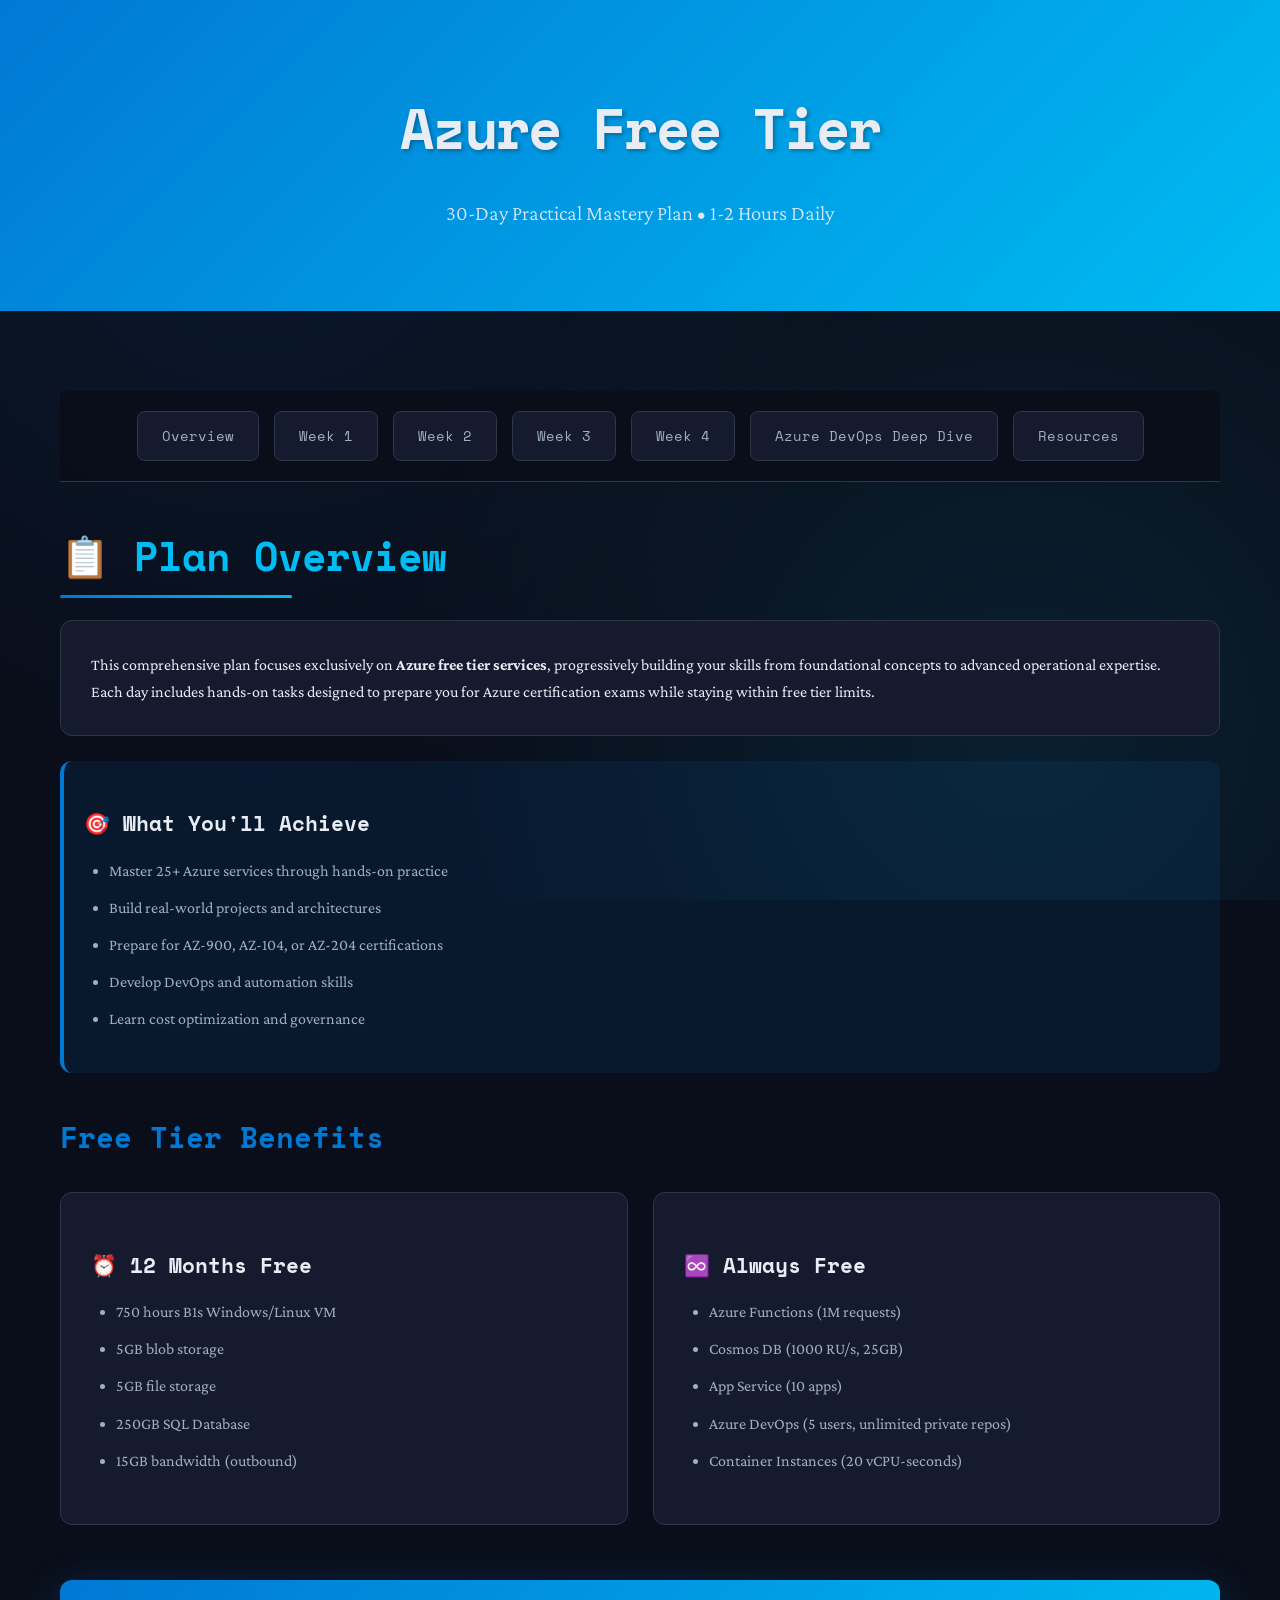
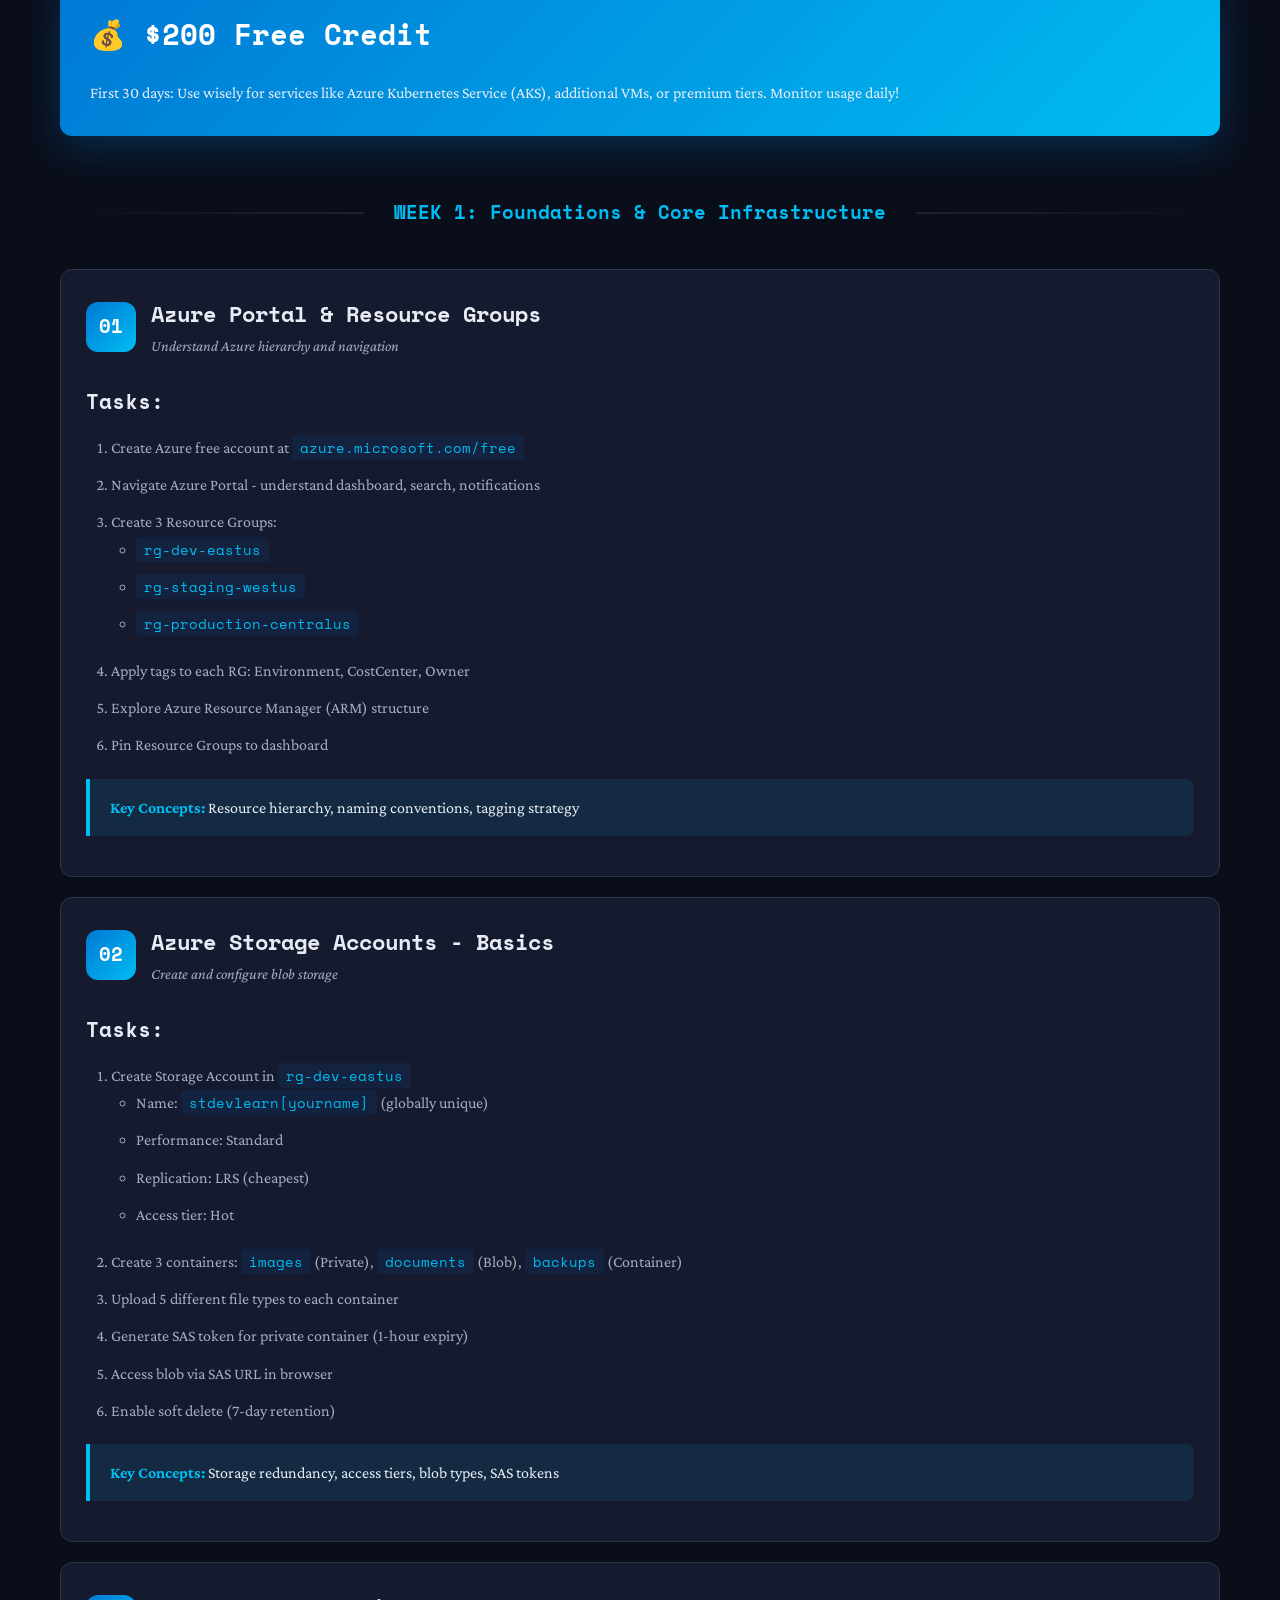
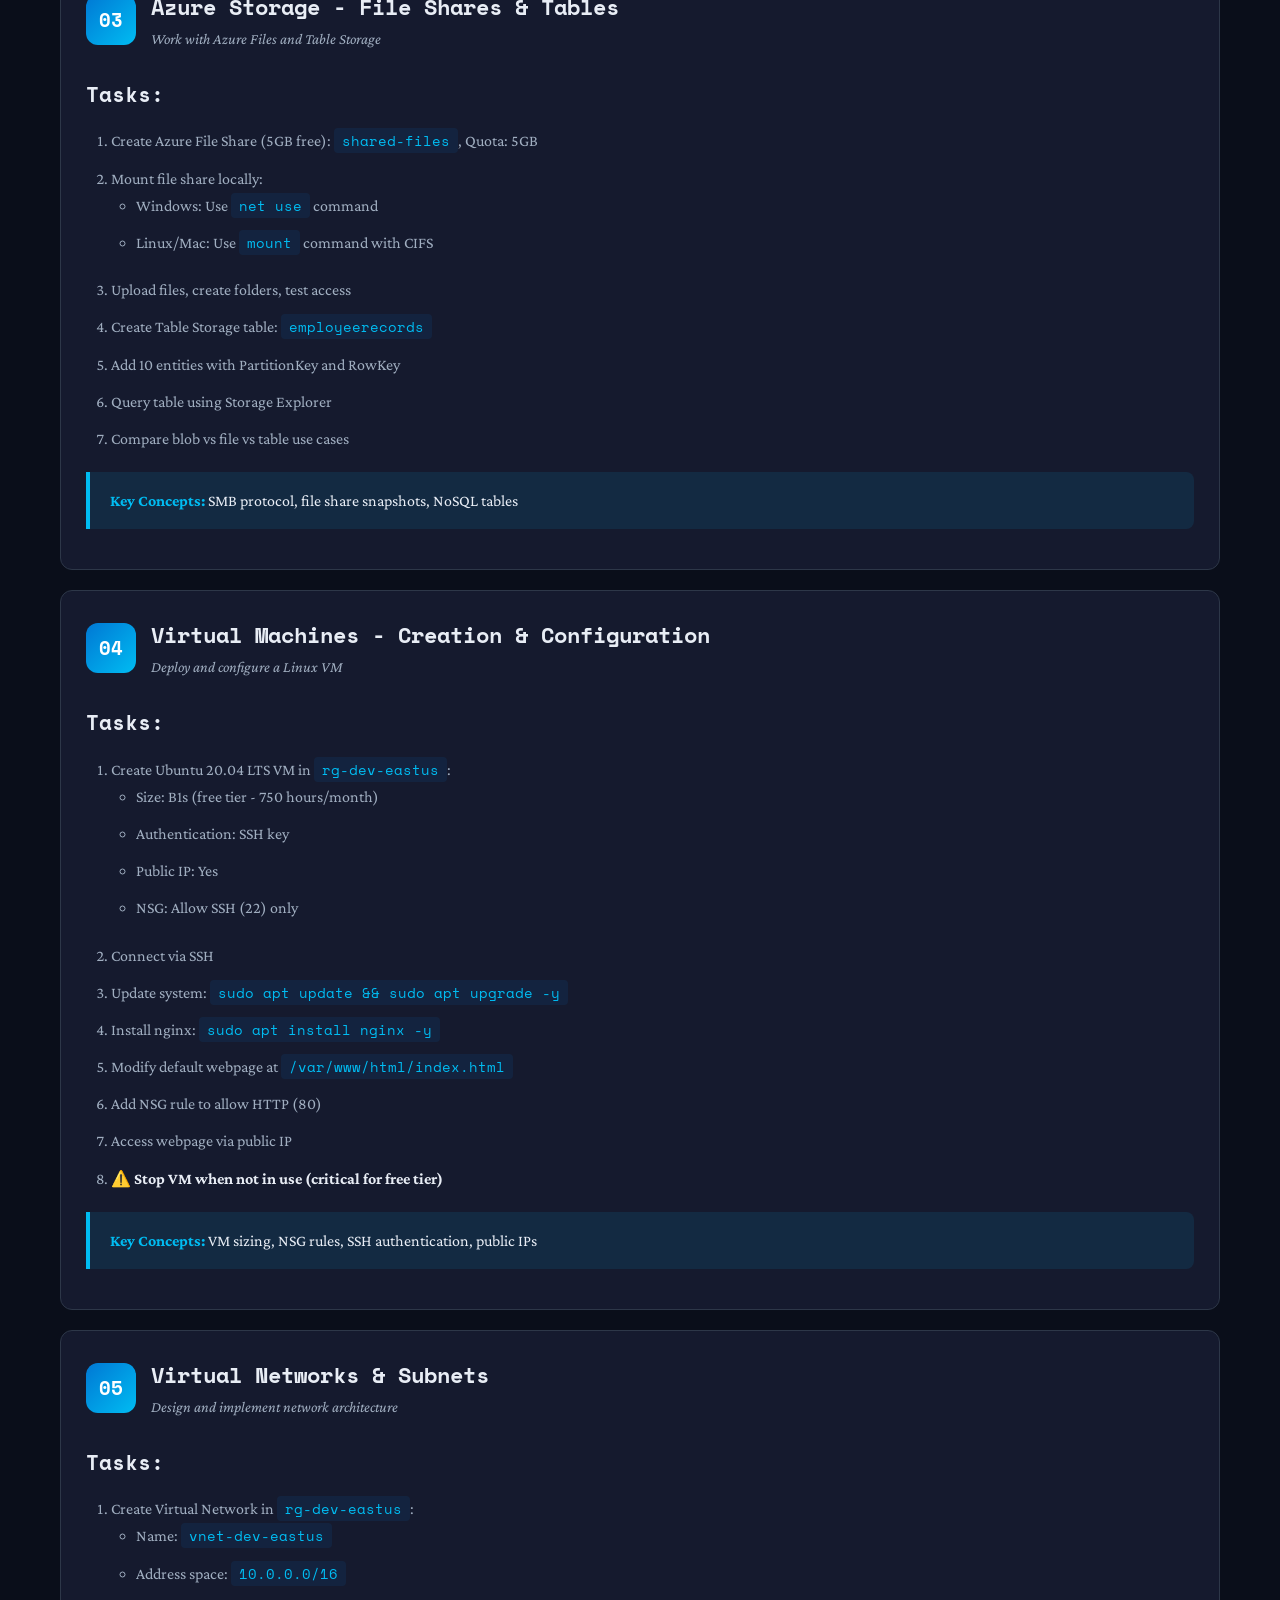
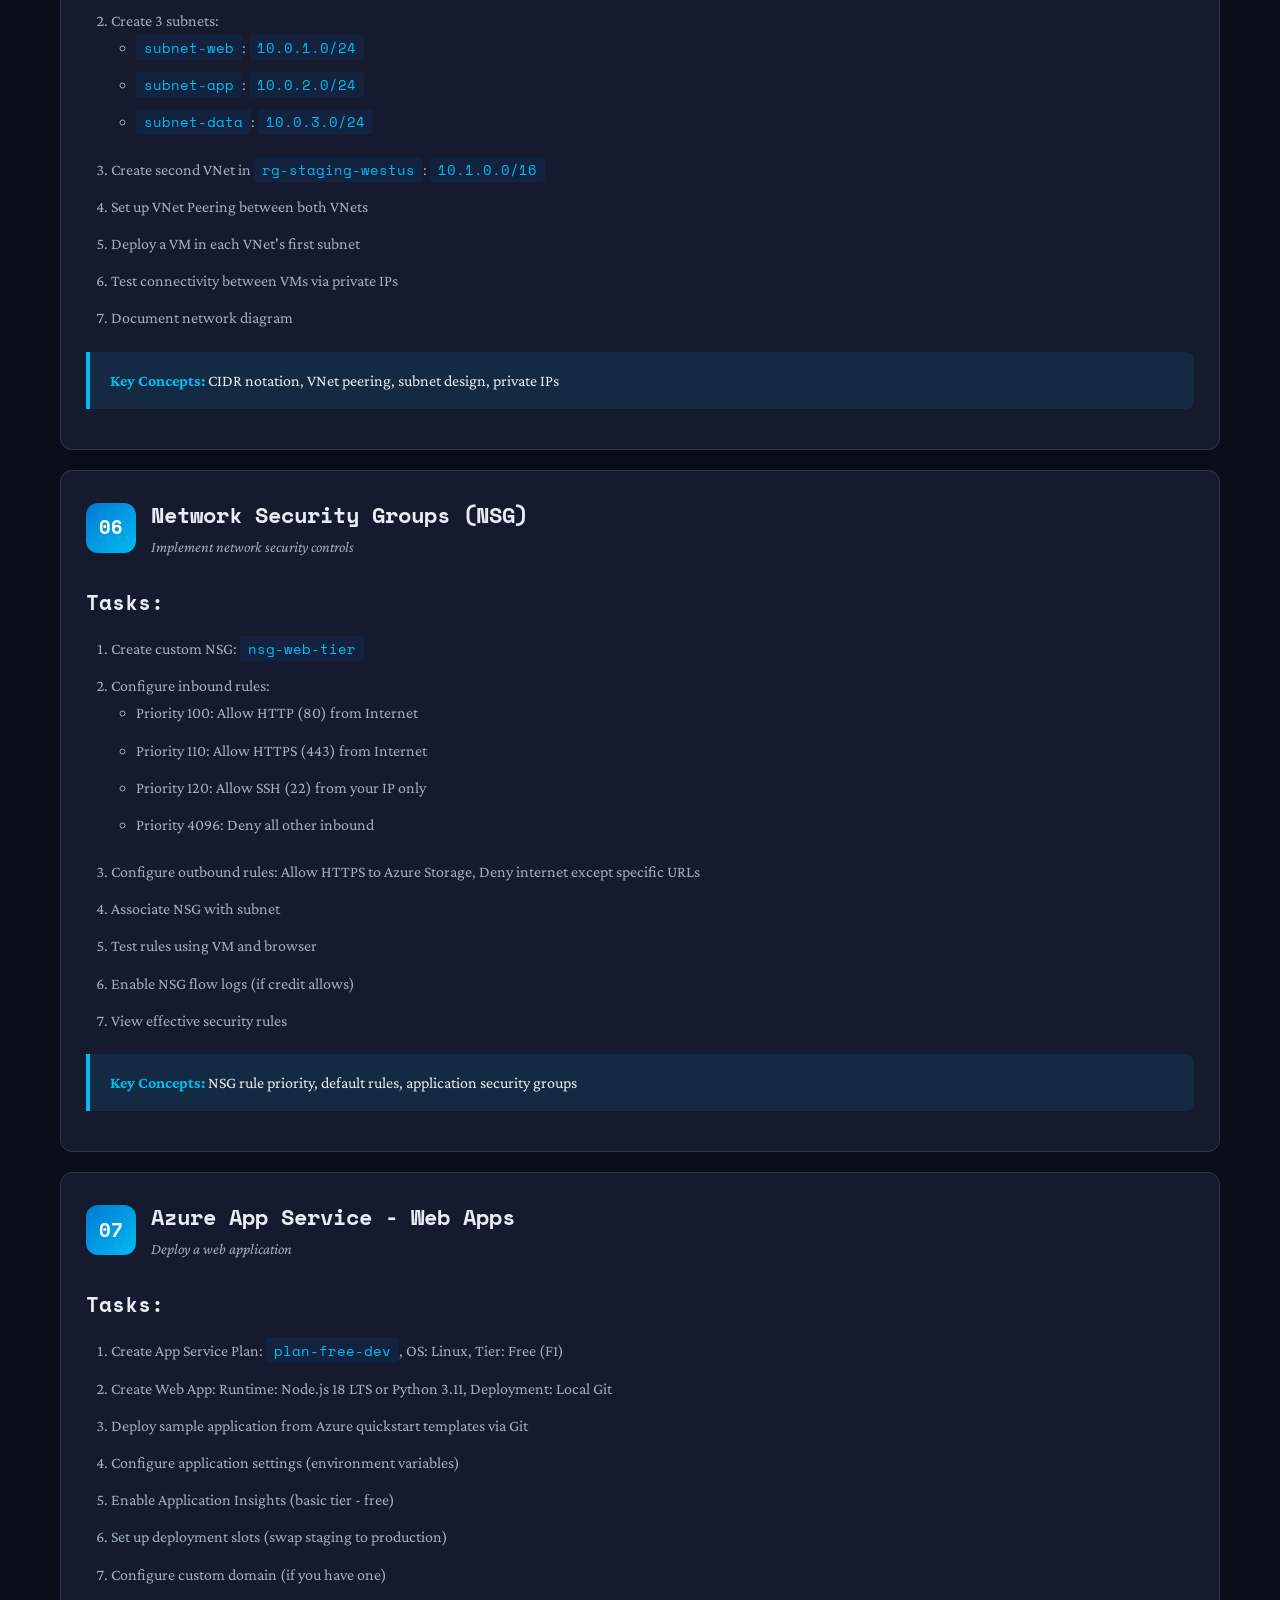
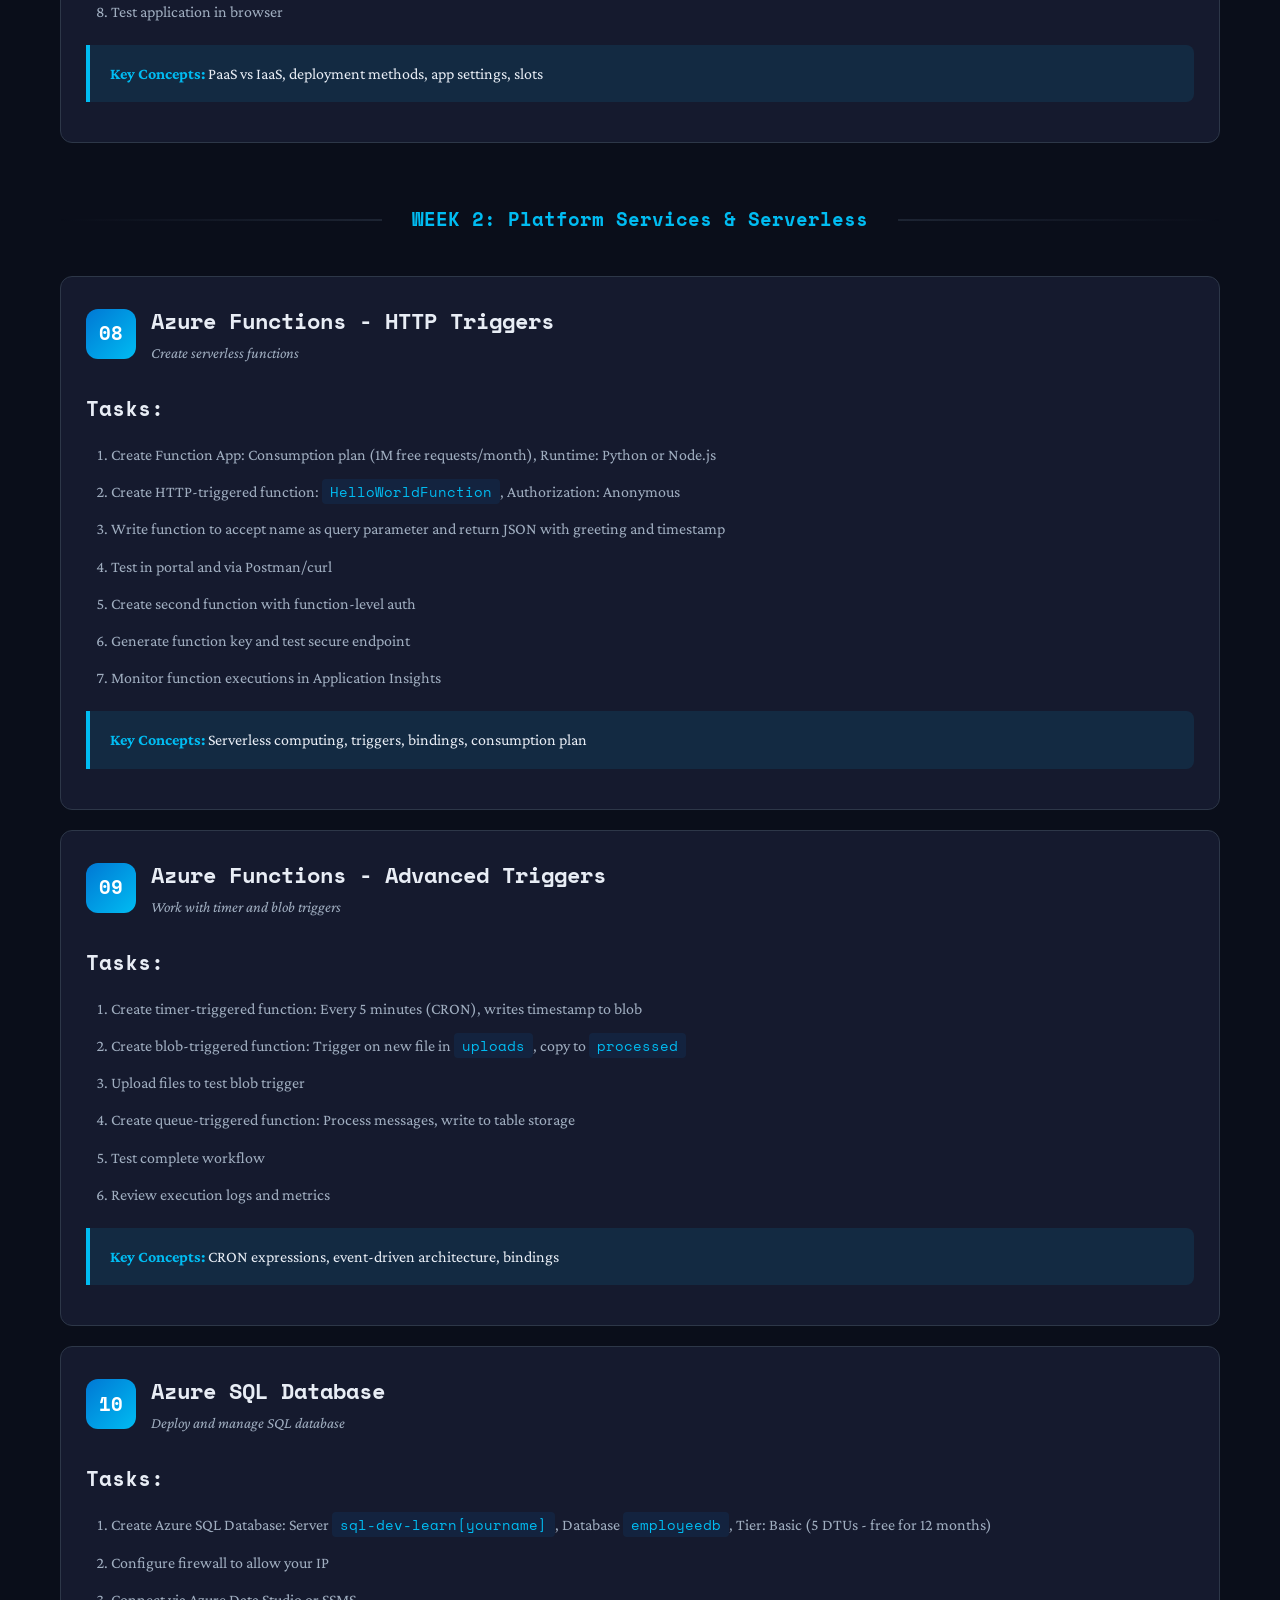
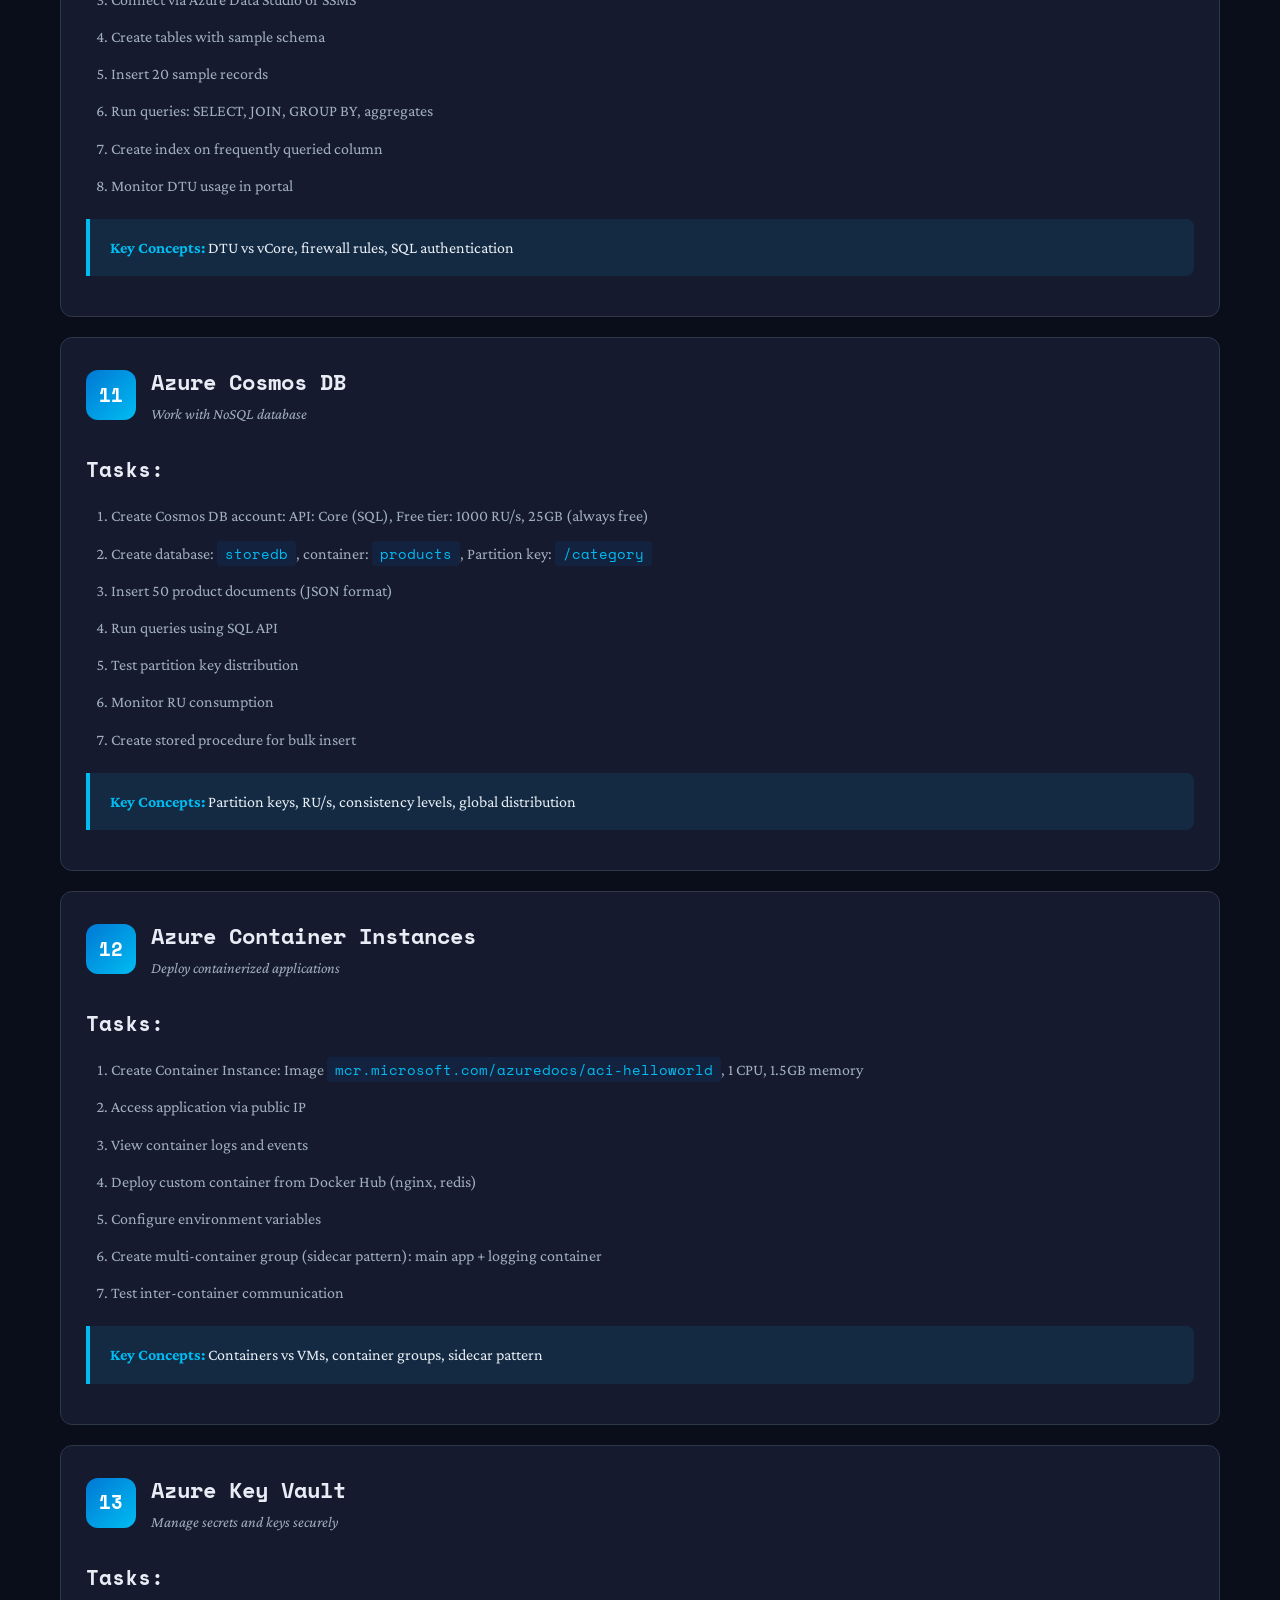
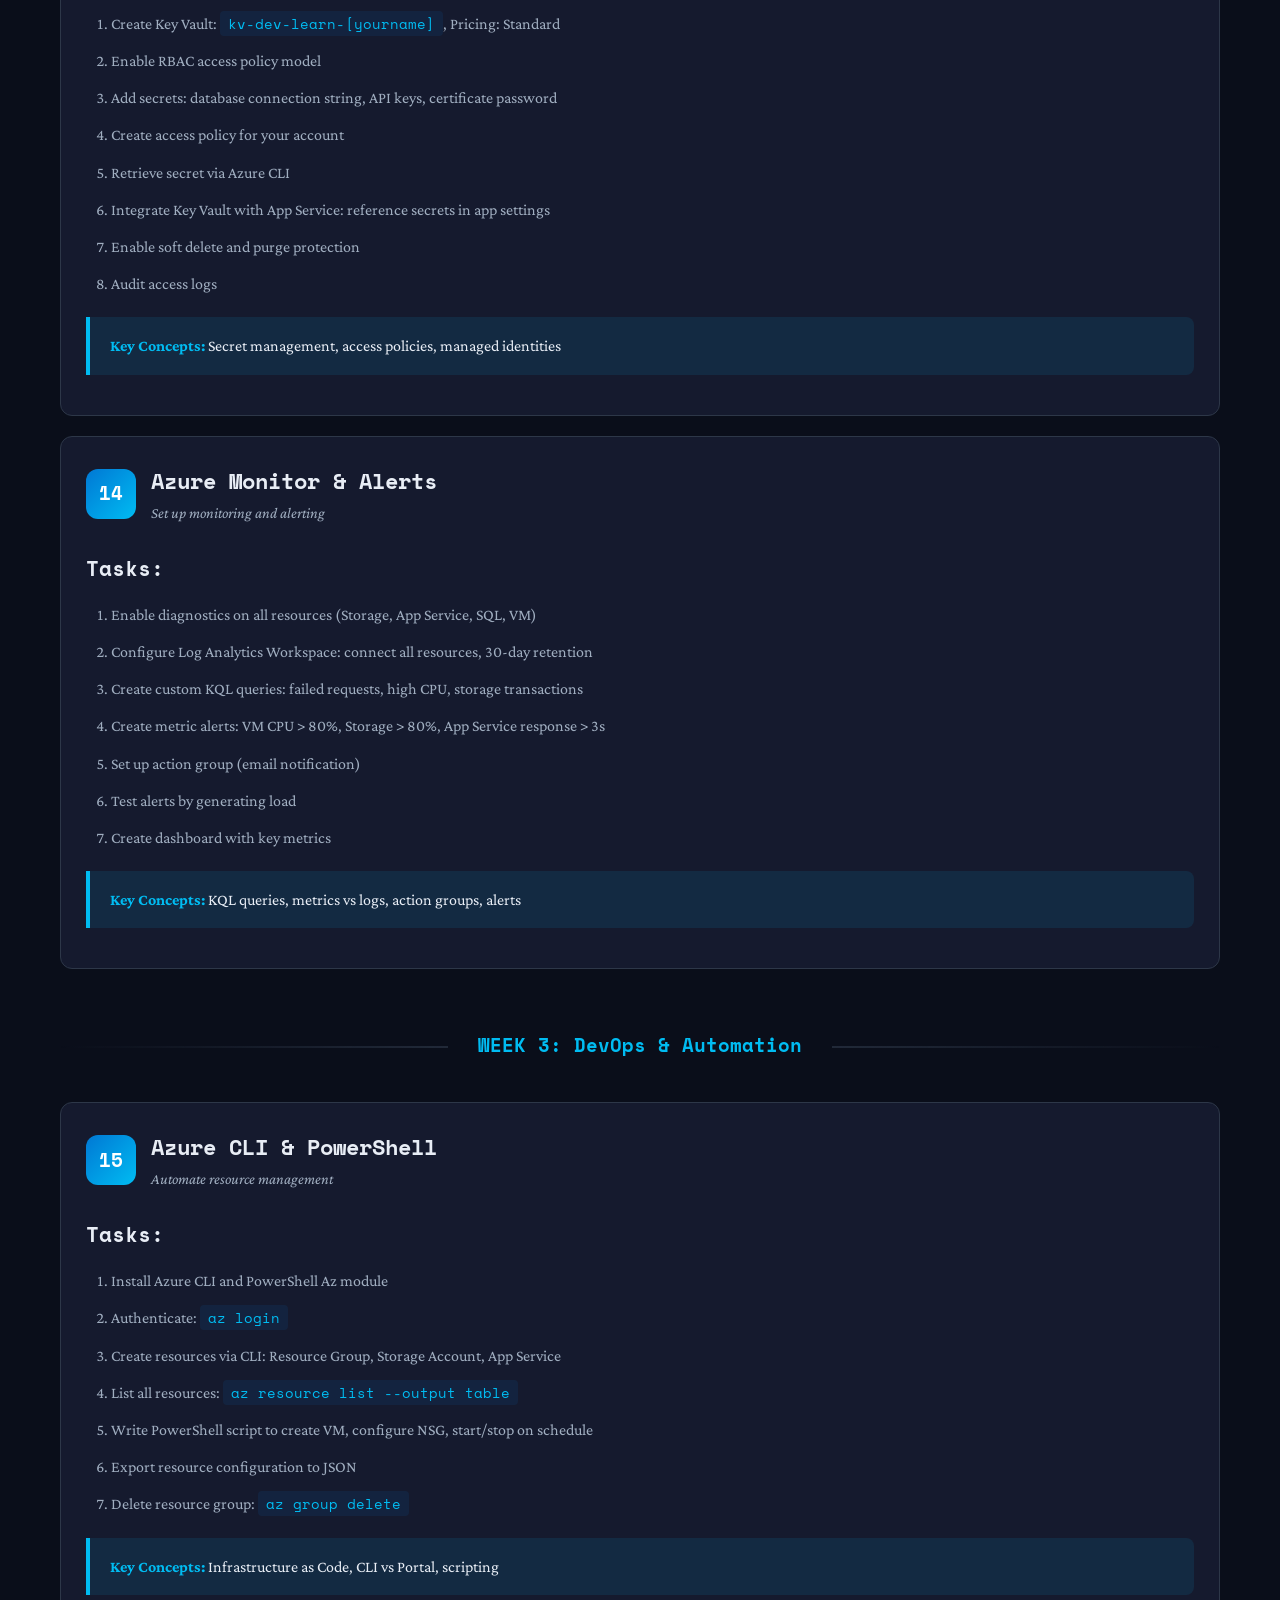
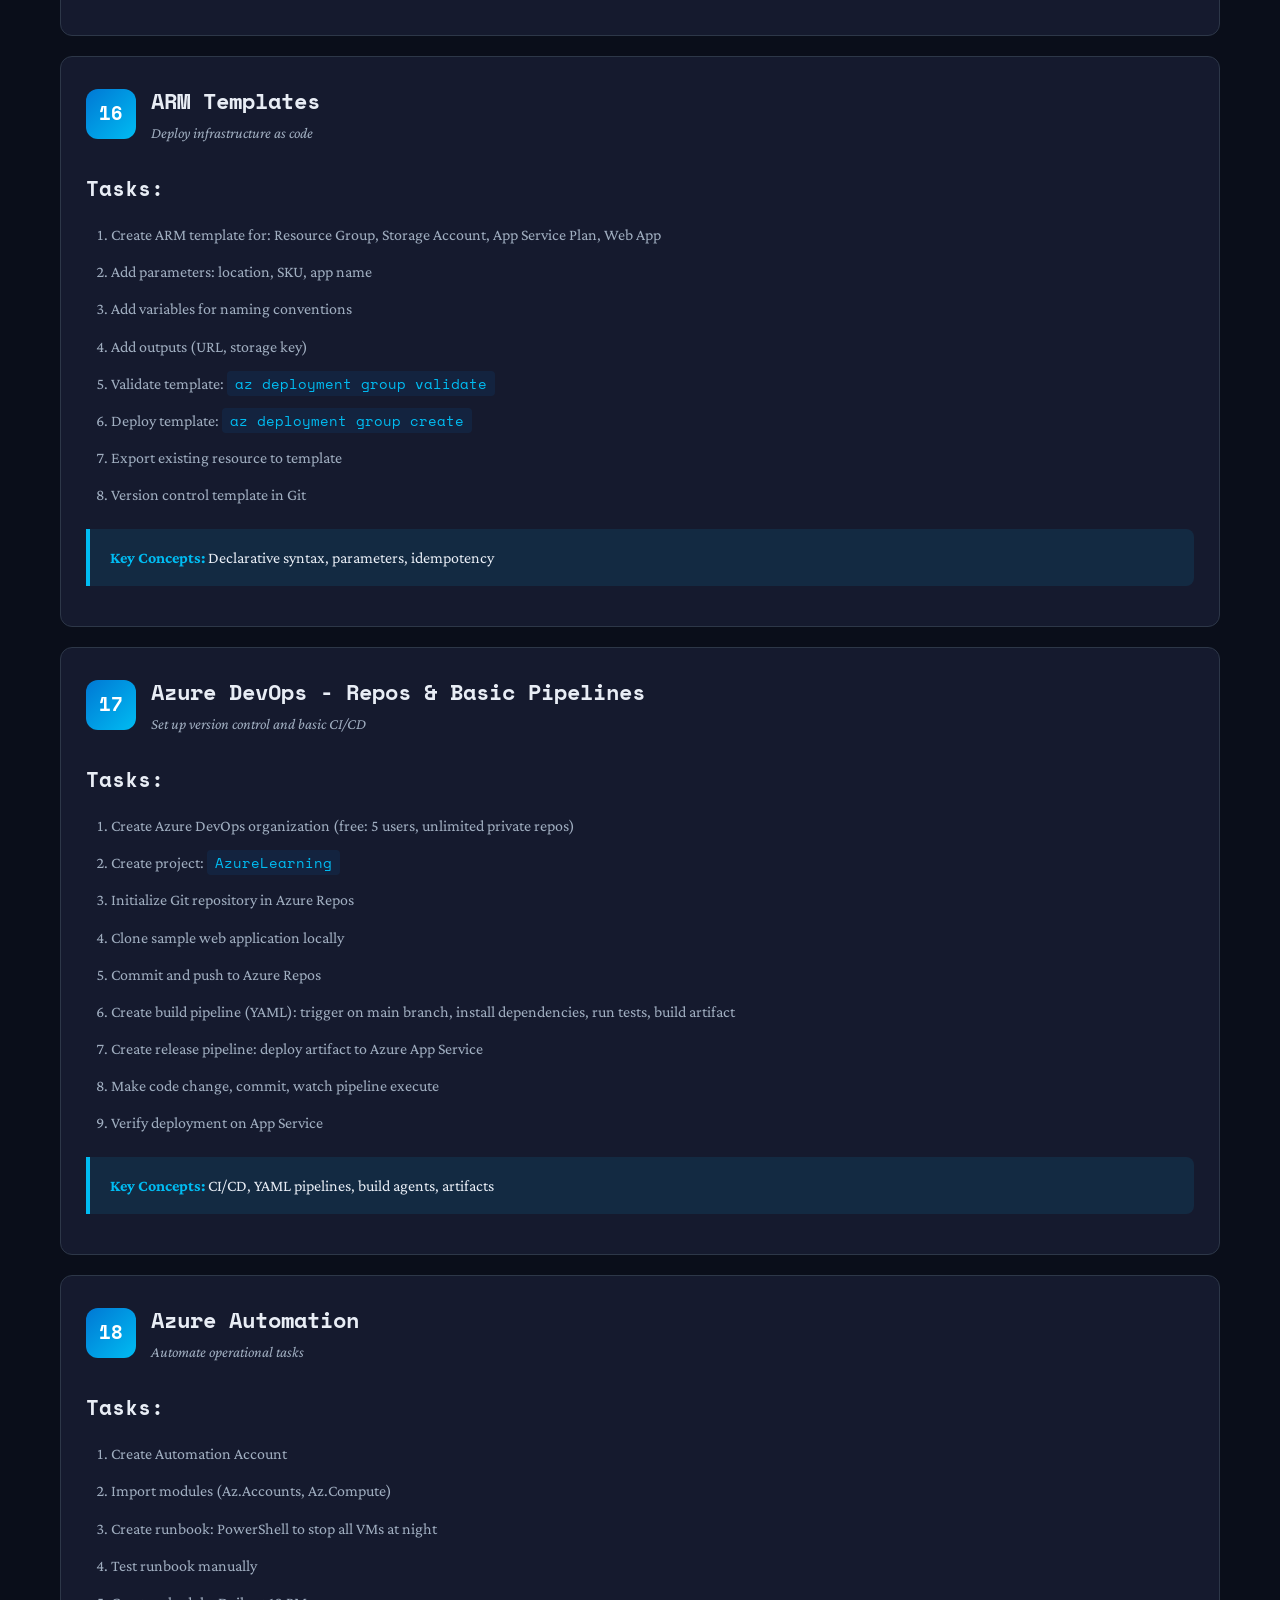
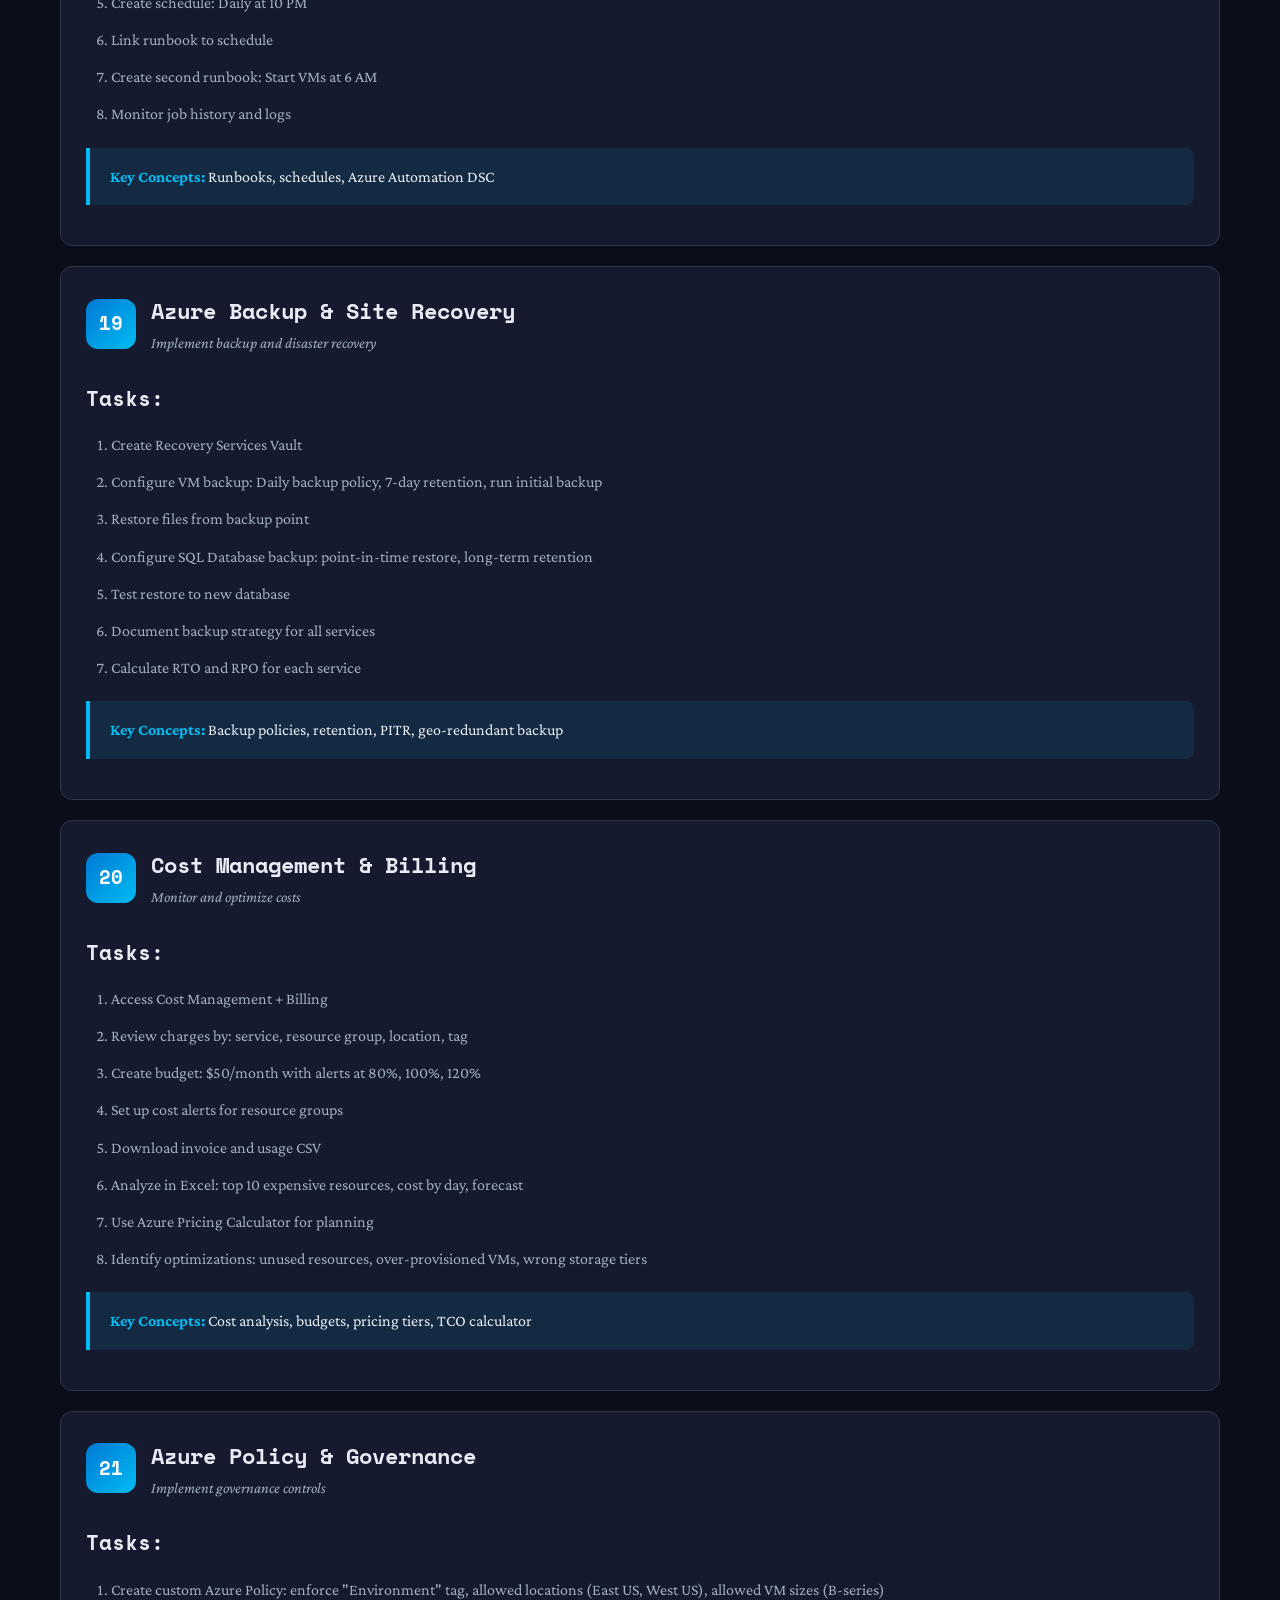
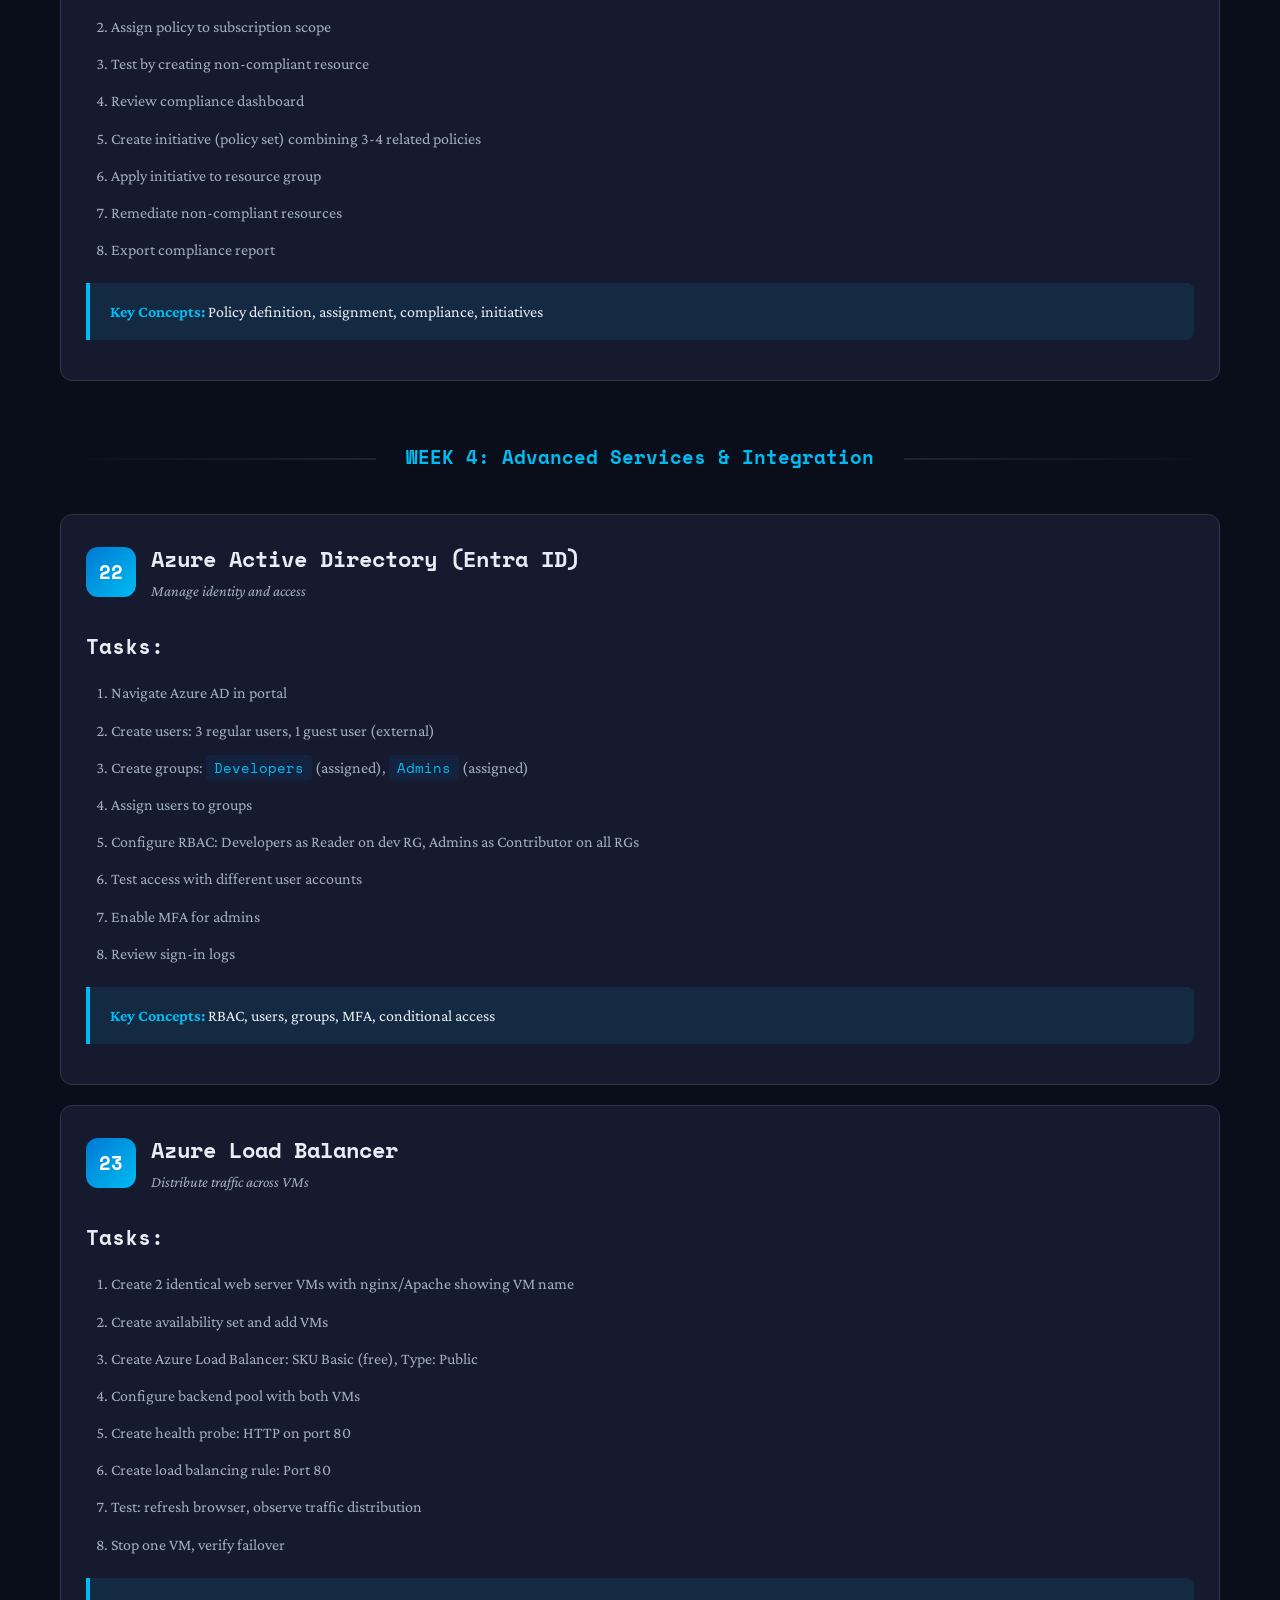
<file: assets/html/azure_30day_learning_plan.html>
<!DOCTYPE html>
<html lang="en">
<head>
    <meta charset="UTF-8">
    <meta name="viewport" content="width=device-width, initial-scale=1.0">
    <title>Azure Free Tier: 30-Day Mastery Plan</title>
    <link href="https://fonts.googleapis.com/css2?family=Space+Mono:wght@400;700&family=Crimson+Pro:wght@300;400;600&display=swap" rel="stylesheet">
    <style>
        * {
            margin: 0;
            padding: 0;
            box-sizing: border-box;
        }

        :root {
            --primary: #0078D4;
            --primary-dark: #005a9e;
            --accent: #00BCF2;
            --success: #107C10;
            --warning: #FFB900;
            --danger: #E81123;
            --bg-main: #0a0e1a;
            --bg-card: #151a2e;
            --bg-card-hover: #1a2038;
            --text-primary: #e8edf5;
            --text-secondary: #a0aec0;
            --text-muted: #718096;
            --border: #2d3748;
            --gradient-1: linear-gradient(135deg, #667eea 0%, #764ba2 100%);
            --gradient-2: linear-gradient(135deg, #f093fb 0%, #f5576c 100%);
            --gradient-azure: linear-gradient(135deg, #0078D4 0%, #00BCF2 100%);
        }

        body {
            font-family: 'Crimson Pro', serif;
            background: var(--bg-main);
            color: var(--text-primary);
            line-height: 1.7;
            overflow-x: hidden;
        }

        /* Animated background */
        body::before {
            content: '';
            position: fixed;
            top: 0;
            left: 0;
            width: 100%;
            height: 100%;
            background: 
                radial-gradient(circle at 20% 20%, rgba(0, 120, 212, 0.1) 0%, transparent 50%),
                radial-gradient(circle at 80% 80%, rgba(0, 188, 242, 0.1) 0%, transparent 50%);
            z-index: -1;
            animation: breathe 15s ease-in-out infinite;
        }

        @keyframes breathe {
            0%, 100% { opacity: 0.5; }
            50% { opacity: 1; }
        }

        .container {
            max-width: 1200px;
            margin: 0 auto;
            padding: 20px;
        }

        /* Header */
        header {
            text-align: center;
            padding: 80px 20px;
            background: var(--gradient-azure);
            margin: 0 -20px 60px;
            position: relative;
            overflow: hidden;
        }

        header::before {
            content: '';
            position: absolute;
            top: 0;
            left: 0;
            width: 100%;
            height: 100%;
            background: url('data:image/svg+xml,<svg width="100" height="100" xmlns="http://www.w3.org/2000/svg"><rect width="1" height="1" fill="white" opacity="0.1"/></svg>');
            background-size: 20px 20px;
            animation: grid-scroll 20s linear infinite;
        }

        @keyframes grid-scroll {
            0% { transform: translate(0, 0); }
            100% { transform: translate(20px, 20px); }
        }

        h1 {
            font-family: 'Space Mono', monospace;
            font-size: 3.5rem;
            font-weight: 700;
            margin-bottom: 20px;
            text-shadow: 2px 2px 4px rgba(0, 0, 0, 0.3);
            letter-spacing: -2px;
            position: relative;
            z-index: 1;
        }

        .subtitle {
            font-size: 1.3rem;
            opacity: 0.95;
            font-weight: 300;
            position: relative;
            z-index: 1;
        }

        /* Navigation */
        .nav-tabs {
            display: flex;
            flex-wrap: wrap;
            gap: 15px;
            margin-bottom: 40px;
            justify-content: center;
            position: sticky;
            top: 0;
            background: rgba(10, 14, 26, 0.95);
            padding: 20px;
            z-index: 100;
            backdrop-filter: blur(10px);
            border-bottom: 1px solid var(--border);
        }

        .nav-tab {
            padding: 12px 24px;
            background: var(--bg-card);
            border: 1px solid var(--border);
            color: var(--text-secondary);
            text-decoration: none;
            border-radius: 8px;
            transition: all 0.3s ease;
            font-family: 'Space Mono', monospace;
            font-size: 0.9rem;
            cursor: pointer;
        }

        .nav-tab:hover {
            background: var(--bg-card-hover);
            border-color: var(--primary);
            color: var(--text-primary);
            transform: translateY(-2px);
        }

        .nav-tab.active {
            background: var(--gradient-azure);
            border-color: var(--accent);
            color: white;
        }

        /* Section */
        .section {
            margin-bottom: 60px;
            animation: fadeInUp 0.6s ease-out;
        }

        @keyframes fadeInUp {
            from {
                opacity: 0;
                transform: translateY(30px);
            }
            to {
                opacity: 1;
                transform: translateY(0);
            }
        }

        h2 {
            font-family: 'Space Mono', monospace;
            font-size: 2.5rem;
            margin-bottom: 30px;
            color: var(--accent);
            position: relative;
            display: inline-block;
        }

        h2::after {
            content: '';
            position: absolute;
            bottom: -8px;
            left: 0;
            width: 60%;
            height: 3px;
            background: var(--gradient-azure);
            border-radius: 2px;
        }

        h3 {
            font-family: 'Space Mono', monospace;
            font-size: 1.8rem;
            margin: 40px 0 20px;
            color: var(--primary);
        }

        h4 {
            font-family: 'Space Mono', monospace;
            font-size: 1.3rem;
            margin: 25px 0 15px;
            color: var(--text-primary);
        }

        /* Cards */
        .card {
            background: var(--bg-card);
            border: 1px solid var(--border);
            border-radius: 12px;
            padding: 30px;
            margin-bottom: 25px;
            transition: all 0.3s ease;
            position: relative;
            overflow: hidden;
        }

        .card::before {
            content: '';
            position: absolute;
            top: 0;
            left: 0;
            width: 4px;
            height: 100%;
            background: var(--gradient-azure);
            opacity: 0;
            transition: opacity 0.3s ease;
        }

        .card:hover {
            background: var(--bg-card-hover);
            border-color: var(--primary);
            transform: translateY(-4px);
            box-shadow: 0 10px 40px rgba(0, 120, 212, 0.2);
        }

        .card:hover::before {
            opacity: 1;
        }

        .day-card {
            background: var(--bg-card);
            border: 1px solid var(--border);
            border-radius: 12px;
            padding: 25px;
            margin-bottom: 20px;
            transition: all 0.3s ease;
        }

        .day-card:hover {
            border-color: var(--primary);
            box-shadow: 0 8px 30px rgba(0, 120, 212, 0.15);
        }

        .day-header {
            display: flex;
            align-items: center;
            gap: 15px;
            margin-bottom: 15px;
        }

        .day-number {
            background: var(--gradient-azure);
            color: white;
            width: 50px;
            height: 50px;
            border-radius: 12px;
            display: flex;
            align-items: center;
            justify-content: center;
            font-family: 'Space Mono', monospace;
            font-weight: 700;
            font-size: 1.2rem;
            flex-shrink: 0;
        }

        .day-title {
            flex: 1;
        }

        .day-title h4 {
            margin: 0;
            font-size: 1.4rem;
        }

        .day-goal {
            color: var(--text-secondary);
            font-size: 0.95rem;
            font-style: italic;
        }

        /* Lists */
        ul, ol {
            margin-left: 25px;
            margin-bottom: 20px;
        }

        li {
            margin-bottom: 10px;
            color: var(--text-secondary);
        }

        li strong {
            color: var(--text-primary);
        }

        /* Code blocks */
        pre {
            background: #0d1117;
            border: 1px solid var(--border);
            border-radius: 8px;
            padding: 20px;
            overflow-x: auto;
            margin: 20px 0;
            font-family: 'Space Mono', monospace;
            font-size: 0.9rem;
            line-height: 1.6;
        }

        code {
            background: rgba(0, 120, 212, 0.1);
            padding: 2px 8px;
            border-radius: 4px;
            font-family: 'Space Mono', monospace;
            font-size: 0.9em;
            color: var(--accent);
        }

        pre code {
            background: transparent;
            padding: 0;
        }

        /* Table */
        table {
            width: 100%;
            border-collapse: collapse;
            margin: 25px 0;
            background: var(--bg-card);
            border-radius: 12px;
            overflow: hidden;
        }

        thead {
            background: var(--gradient-azure);
        }

        th {
            padding: 15px;
            text-align: left;
            font-family: 'Space Mono', monospace;
            font-weight: 700;
        }

        td {
            padding: 15px;
            border-bottom: 1px solid var(--border);
            color: var(--text-secondary);
        }

        tr:last-child td {
            border-bottom: none;
        }

        tr:hover {
            background: var(--bg-card-hover);
        }

        /* Badges */
        .badge {
            display: inline-block;
            padding: 6px 12px;
            border-radius: 6px;
            font-size: 0.85rem;
            font-family: 'Space Mono', monospace;
            font-weight: 700;
            margin-right: 8px;
            margin-bottom: 8px;
        }

        .badge-success {
            background: rgba(16, 124, 16, 0.2);
            color: var(--success);
            border: 1px solid var(--success);
        }

        .badge-warning {
            background: rgba(255, 185, 0, 0.2);
            color: var(--warning);
            border: 1px solid var(--warning);
        }

        .badge-primary {
            background: rgba(0, 120, 212, 0.2);
            color: var(--primary);
            border: 1px solid var(--primary);
        }

        .badge-accent {
            background: rgba(0, 188, 242, 0.2);
            color: var(--accent);
            border: 1px solid var(--accent);
        }

        /* Alert boxes */
        .alert {
            padding: 20px;
            border-radius: 12px;
            margin: 25px 0;
            border-left: 4px solid;
        }

        .alert-info {
            background: rgba(0, 120, 212, 0.1);
            border-color: var(--primary);
        }

        .alert-success {
            background: rgba(16, 124, 16, 0.1);
            border-color: var(--success);
        }

        .alert-warning {
            background: rgba(255, 185, 0, 0.1);
            border-color: var(--warning);
        }

        .alert-danger {
            background: rgba(232, 17, 35, 0.1);
            border-color: var(--danger);
        }

        /* Grid layouts */
        .grid {
            display: grid;
            gap: 25px;
            margin: 30px 0;
        }

        .grid-2 {
            grid-template-columns: repeat(auto-fit, minmax(300px, 1fr));
        }

        .grid-3 {
            grid-template-columns: repeat(auto-fit, minmax(250px, 1fr));
        }

        /* Highlight box */
        .highlight {
            background: var(--gradient-azure);
            padding: 30px;
            border-radius: 12px;
            margin: 30px 0;
            box-shadow: 0 10px 40px rgba(0, 120, 212, 0.3);
        }

        .highlight h3 {
            color: white;
            margin-top: 0;
        }

        /* Footer */
        footer {
            text-align: center;
            padding: 60px 20px;
            margin-top: 80px;
            border-top: 1px solid var(--border);
            color: var(--text-muted);
        }

        /* Scroll to top button */
        .scroll-top {
            position: fixed;
            bottom: 30px;
            right: 30px;
            width: 50px;
            height: 50px;
            background: var(--gradient-azure);
            border: none;
            border-radius: 50%;
            color: white;
            font-size: 1.5rem;
            cursor: pointer;
            opacity: 0;
            transition: opacity 0.3s ease;
            z-index: 1000;
            box-shadow: 0 4px 20px rgba(0, 120, 212, 0.4);
        }

        .scroll-top.visible {
            opacity: 1;
        }

        .scroll-top:hover {
            transform: translateY(-3px);
            box-shadow: 0 6px 25px rgba(0, 120, 212, 0.5);
        }

        /* Responsive */
        @media (max-width: 768px) {
            h1 {
                font-size: 2.5rem;
            }

            h2 {
                font-size: 2rem;
            }

            h3 {
                font-size: 1.5rem;
            }

            .nav-tabs {
                position: relative;
            }

            .day-header {
                flex-direction: column;
                align-items: flex-start;
            }

            table {
                font-size: 0.9rem;
            }

            th, td {
                padding: 10px;
            }
        }

        /* Print styles */
        @media print {
            body {
                background: white;
                color: black;
            }

            .nav-tabs,
            .scroll-top {
                display: none;
            }

            .card,
            .day-card {
                border: 1px solid #ddd;
                page-break-inside: avoid;
            }
        }

        /* Key concepts highlight */
        .key-concepts {
            background: rgba(0, 188, 242, 0.1);
            border-left: 4px solid var(--accent);
            padding: 15px 20px;
            margin: 15px 0;
            border-radius: 0 8px 8px 0;
        }

        .key-concepts strong {
            color: var(--accent);
        }

        /* Week separator */
        .week-separator {
            text-align: center;
            margin: 60px 0 40px;
            position: relative;
        }

        .week-separator::before {
            content: '';
            position: absolute;
            top: 50%;
            left: 0;
            width: 100%;
            height: 2px;
            background: linear-gradient(90deg, transparent, var(--border), transparent);
        }

        .week-separator span {
            background: var(--bg-main);
            padding: 10px 30px;
            position: relative;
            font-family: 'Space Mono', monospace;
            font-size: 1.2rem;
            color: var(--accent);
            font-weight: 700;
        }
    </style>
</head>
<body>
    <header>
        <h1>Azure Free Tier</h1>
        <div class="subtitle">30-Day Practical Mastery Plan • 1-2 Hours Daily</div>
    </header>

    <div class="container">
        <!-- Navigation -->
        <nav class="nav-tabs" id="mainNav">
            <a href="#overview" class="nav-tab">Overview</a>
            <a href="#week1" class="nav-tab">Week 1</a>
            <a href="#week2" class="nav-tab">Week 2</a>
            <a href="#week3" class="nav-tab">Week 3</a>
            <a href="#week4" class="nav-tab">Week 4</a>
            <a href="#devops" class="nav-tab">Azure DevOps Deep Dive</a>
            <a href="#resources" class="nav-tab">Resources</a>
        </nav>

        <!-- Overview Section -->
        <section id="overview" class="section">
            <h2>📋 Plan Overview</h2>
            
            <div class="card">
                <p>This comprehensive plan focuses exclusively on <strong>Azure free tier services</strong>, progressively building your skills from foundational concepts to advanced operational expertise. Each day includes hands-on tasks designed to prepare you for Azure certification exams while staying within free tier limits.</p>
            </div>

            <div class="alert alert-info">
                <h4>🎯 What You'll Achieve</h4>
                <ul>
                    <li>Master 25+ Azure services through hands-on practice</li>
                    <li>Build real-world projects and architectures</li>
                    <li>Prepare for AZ-900, AZ-104, or AZ-204 certifications</li>
                    <li>Develop DevOps and automation skills</li>
                    <li>Learn cost optimization and governance</li>
                </ul>
            </div>

            <h3>Free Tier Benefits</h3>
            <div class="grid grid-2">
                <div class="card">
                    <h4>⏰ 12 Months Free</h4>
                    <ul>
                        <li>750 hours B1s Windows/Linux VM</li>
                        <li>5GB blob storage</li>
                        <li>5GB file storage</li>
                        <li>250GB SQL Database</li>
                        <li>15GB bandwidth (outbound)</li>
                    </ul>
                </div>
                <div class="card">
                    <h4>♾️ Always Free</h4>
                    <ul>
                        <li>Azure Functions (1M requests)</li>
                        <li>Cosmos DB (1000 RU/s, 25GB)</li>
                        <li>App Service (10 apps)</li>
                        <li>Azure DevOps (5 users, unlimited private repos)</li>
                        <li>Container Instances (20 vCPU-seconds)</li>
                    </ul>
                </div>
            </div>

            <div class="highlight">
                <h3>💰 $200 Free Credit</h3>
                <p>First 30 days: Use wisely for services like Azure Kubernetes Service (AKS), additional VMs, or premium tiers. Monitor usage daily!</p>
            </div>
        </section>

        <!-- Week 1 -->
        <div class="week-separator" id="week1">
            <span>WEEK 1: Foundations & Core Infrastructure</span>
        </div>

        <section class="section">
            <div class="day-card">
                <div class="day-header">
                    <div class="day-number">01</div>
                    <div class="day-title">
                        <h4>Azure Portal & Resource Groups</h4>
                        <div class="day-goal">Understand Azure hierarchy and navigation</div>
                    </div>
                </div>
                <div class="card-content">
                    <h4>Tasks:</h4>
                    <ol>
                        <li>Create Azure free account at <code>azure.microsoft.com/free</code></li>
                        <li>Navigate Azure Portal - understand dashboard, search, notifications</li>
                        <li>Create 3 Resource Groups:
                            <ul>
                                <li><code>rg-dev-eastus</code></li>
                                <li><code>rg-staging-westus</code></li>
                                <li><code>rg-production-centralus</code></li>
                            </ul>
                        </li>
                        <li>Apply tags to each RG: Environment, CostCenter, Owner</li>
                        <li>Explore Azure Resource Manager (ARM) structure</li>
                        <li>Pin Resource Groups to dashboard</li>
                    </ol>
                    <div class="key-concepts">
                        <strong>Key Concepts:</strong> Resource hierarchy, naming conventions, tagging strategy
                    </div>
                </div>
            </div>

            <div class="day-card">
                <div class="day-header">
                    <div class="day-number">02</div>
                    <div class="day-title">
                        <h4>Azure Storage Accounts - Basics</h4>
                        <div class="day-goal">Create and configure blob storage</div>
                    </div>
                </div>
                <div class="card-content">
                    <h4>Tasks:</h4>
                    <ol>
                        <li>Create Storage Account in <code>rg-dev-eastus</code>
                            <ul>
                                <li>Name: <code>stdevlearn[yourname]</code> (globally unique)</li>
                                <li>Performance: Standard</li>
                                <li>Replication: LRS (cheapest)</li>
                                <li>Access tier: Hot</li>
                            </ul>
                        </li>
                        <li>Create 3 containers: <code>images</code> (Private), <code>documents</code> (Blob), <code>backups</code> (Container)</li>
                        <li>Upload 5 different file types to each container</li>
                        <li>Generate SAS token for private container (1-hour expiry)</li>
                        <li>Access blob via SAS URL in browser</li>
                        <li>Enable soft delete (7-day retention)</li>
                    </ol>
                    <div class="key-concepts">
                        <strong>Key Concepts:</strong> Storage redundancy, access tiers, blob types, SAS tokens
                    </div>
                </div>
            </div>

            <div class="day-card">
                <div class="day-header">
                    <div class="day-number">03</div>
                    <div class="day-title">
                        <h4>Azure Storage - File Shares & Tables</h4>
                        <div class="day-goal">Work with Azure Files and Table Storage</div>
                    </div>
                </div>
                <div class="card-content">
                    <h4>Tasks:</h4>
                    <ol>
                        <li>Create Azure File Share (5GB free): <code>shared-files</code>, Quota: 5GB</li>
                        <li>Mount file share locally:
                            <ul>
                                <li>Windows: Use <code>net use</code> command</li>
                                <li>Linux/Mac: Use <code>mount</code> command with CIFS</li>
                            </ul>
                        </li>
                        <li>Upload files, create folders, test access</li>
                        <li>Create Table Storage table: <code>employeerecords</code></li>
                        <li>Add 10 entities with PartitionKey and RowKey</li>
                        <li>Query table using Storage Explorer</li>
                        <li>Compare blob vs file vs table use cases</li>
                    </ol>
                    <div class="key-concepts">
                        <strong>Key Concepts:</strong> SMB protocol, file share snapshots, NoSQL tables
                    </div>
                </div>
            </div>

            <div class="day-card">
                <div class="day-header">
                    <div class="day-number">04</div>
                    <div class="day-title">
                        <h4>Virtual Machines - Creation & Configuration</h4>
                        <div class="day-goal">Deploy and configure a Linux VM</div>
                    </div>
                </div>
                <div class="card-content">
                    <h4>Tasks:</h4>
                    <ol>
                        <li>Create Ubuntu 20.04 LTS VM in <code>rg-dev-eastus</code>:
                            <ul>
                                <li>Size: B1s (free tier - 750 hours/month)</li>
                                <li>Authentication: SSH key</li>
                                <li>Public IP: Yes</li>
                                <li>NSG: Allow SSH (22) only</li>
                            </ul>
                        </li>
                        <li>Connect via SSH</li>
                        <li>Update system: <code>sudo apt update && sudo apt upgrade -y</code></li>
                        <li>Install nginx: <code>sudo apt install nginx -y</code></li>
                        <li>Modify default webpage at <code>/var/www/html/index.html</code></li>
                        <li>Add NSG rule to allow HTTP (80)</li>
                        <li>Access webpage via public IP</li>
                        <li>⚠️ <strong>Stop VM when not in use (critical for free tier)</strong></li>
                    </ol>
                    <div class="key-concepts">
                        <strong>Key Concepts:</strong> VM sizing, NSG rules, SSH authentication, public IPs
                    </div>
                </div>
            </div>

            <div class="day-card">
                <div class="day-header">
                    <div class="day-number">05</div>
                    <div class="day-title">
                        <h4>Virtual Networks & Subnets</h4>
                        <div class="day-goal">Design and implement network architecture</div>
                    </div>
                </div>
                <div class="card-content">
                    <h4>Tasks:</h4>
                    <ol>
                        <li>Create Virtual Network in <code>rg-dev-eastus</code>:
                            <ul>
                                <li>Name: <code>vnet-dev-eastus</code></li>
                                <li>Address space: <code>10.0.0.0/16</code></li>
                            </ul>
                        </li>
                        <li>Create 3 subnets:
                            <ul>
                                <li><code>subnet-web</code>: <code>10.0.1.0/24</code></li>
                                <li><code>subnet-app</code>: <code>10.0.2.0/24</code></li>
                                <li><code>subnet-data</code>: <code>10.0.3.0/24</code></li>
                            </ul>
                        </li>
                        <li>Create second VNet in <code>rg-staging-westus</code>: <code>10.1.0.0/16</code></li>
                        <li>Set up VNet Peering between both VNets</li>
                        <li>Deploy a VM in each VNet's first subnet</li>
                        <li>Test connectivity between VMs via private IPs</li>
                        <li>Document network diagram</li>
                    </ol>
                    <div class="key-concepts">
                        <strong>Key Concepts:</strong> CIDR notation, VNet peering, subnet design, private IPs
                    </div>
                </div>
            </div>

            <div class="day-card">
                <div class="day-header">
                    <div class="day-number">06</div>
                    <div class="day-title">
                        <h4>Network Security Groups (NSG)</h4>
                        <div class="day-goal">Implement network security controls</div>
                    </div>
                </div>
                <div class="card-content">
                    <h4>Tasks:</h4>
                    <ol>
                        <li>Create custom NSG: <code>nsg-web-tier</code></li>
                        <li>Configure inbound rules:
                            <ul>
                                <li>Priority 100: Allow HTTP (80) from Internet</li>
                                <li>Priority 110: Allow HTTPS (443) from Internet</li>
                                <li>Priority 120: Allow SSH (22) from your IP only</li>
                                <li>Priority 4096: Deny all other inbound</li>
                            </ul>
                        </li>
                        <li>Configure outbound rules: Allow HTTPS to Azure Storage, Deny internet except specific URLs</li>
                        <li>Associate NSG with subnet</li>
                        <li>Test rules using VM and browser</li>
                        <li>Enable NSG flow logs (if credit allows)</li>
                        <li>View effective security rules</li>
                    </ol>
                    <div class="key-concepts">
                        <strong>Key Concepts:</strong> NSG rule priority, default rules, application security groups
                    </div>
                </div>
            </div>

            <div class="day-card">
                <div class="day-header">
                    <div class="day-number">07</div>
                    <div class="day-title">
                        <h4>Azure App Service - Web Apps</h4>
                        <div class="day-goal">Deploy a web application</div>
                    </div>
                </div>
                <div class="card-content">
                    <h4>Tasks:</h4>
                    <ol>
                        <li>Create App Service Plan: <code>plan-free-dev</code>, OS: Linux, Tier: Free (F1)</li>
                        <li>Create Web App: Runtime: Node.js 18 LTS or Python 3.11, Deployment: Local Git</li>
                        <li>Deploy sample application from Azure quickstart templates via Git</li>
                        <li>Configure application settings (environment variables)</li>
                        <li>Enable Application Insights (basic tier - free)</li>
                        <li>Set up deployment slots (swap staging to production)</li>
                        <li>Configure custom domain (if you have one)</li>
                        <li>Test application in browser</li>
                    </ol>
                    <div class="key-concepts">
                        <strong>Key Concepts:</strong> PaaS vs IaaS, deployment methods, app settings, slots
                    </div>
                </div>
            </div>
        </section>

        <!-- Week 2 -->
        <div class="week-separator" id="week2">
            <span>WEEK 2: Platform Services & Serverless</span>
        </div>

        <section class="section">
            <div class="day-card">
                <div class="day-header">
                    <div class="day-number">08</div>
                    <div class="day-title">
                        <h4>Azure Functions - HTTP Triggers</h4>
                        <div class="day-goal">Create serverless functions</div>
                    </div>
                </div>
                <div class="card-content">
                    <h4>Tasks:</h4>
                    <ol>
                        <li>Create Function App: Consumption plan (1M free requests/month), Runtime: Python or Node.js</li>
                        <li>Create HTTP-triggered function: <code>HelloWorldFunction</code>, Authorization: Anonymous</li>
                        <li>Write function to accept name as query parameter and return JSON with greeting and timestamp</li>
                        <li>Test in portal and via Postman/curl</li>
                        <li>Create second function with function-level auth</li>
                        <li>Generate function key and test secure endpoint</li>
                        <li>Monitor function executions in Application Insights</li>
                    </ol>
                    <div class="key-concepts">
                        <strong>Key Concepts:</strong> Serverless computing, triggers, bindings, consumption plan
                    </div>
                </div>
            </div>

            <div class="day-card">
                <div class="day-header">
                    <div class="day-number">09</div>
                    <div class="day-title">
                        <h4>Azure Functions - Advanced Triggers</h4>
                        <div class="day-goal">Work with timer and blob triggers</div>
                    </div>
                </div>
                <div class="card-content">
                    <h4>Tasks:</h4>
                    <ol>
                        <li>Create timer-triggered function: Every 5 minutes (CRON), writes timestamp to blob</li>
                        <li>Create blob-triggered function: Trigger on new file in <code>uploads</code>, copy to <code>processed</code></li>
                        <li>Upload files to test blob trigger</li>
                        <li>Create queue-triggered function: Process messages, write to table storage</li>
                        <li>Test complete workflow</li>
                        <li>Review execution logs and metrics</li>
                    </ol>
                    <div class="key-concepts">
                        <strong>Key Concepts:</strong> CRON expressions, event-driven architecture, bindings
                    </div>
                </div>
            </div>

            <div class="day-card">
                <div class="day-header">
                    <div class="day-number">10</div>
                    <div class="day-title">
                        <h4>Azure SQL Database</h4>
                        <div class="day-goal">Deploy and manage SQL database</div>
                    </div>
                </div>
                <div class="card-content">
                    <h4>Tasks:</h4>
                    <ol>
                        <li>Create Azure SQL Database: Server <code>sql-dev-learn[yourname]</code>, Database <code>employeedb</code>, Tier: Basic (5 DTUs - free for 12 months)</li>
                        <li>Configure firewall to allow your IP</li>
                        <li>Connect via Azure Data Studio or SSMS</li>
                        <li>Create tables with sample schema</li>
                        <li>Insert 20 sample records</li>
                        <li>Run queries: SELECT, JOIN, GROUP BY, aggregates</li>
                        <li>Create index on frequently queried column</li>
                        <li>Monitor DTU usage in portal</li>
                    </ol>
                    <div class="key-concepts">
                        <strong>Key Concepts:</strong> DTU vs vCore, firewall rules, SQL authentication
                    </div>
                </div>
            </div>

            <div class="day-card">
                <div class="day-header">
                    <div class="day-number">11</div>
                    <div class="day-title">
                        <h4>Azure Cosmos DB</h4>
                        <div class="day-goal">Work with NoSQL database</div>
                    </div>
                </div>
                <div class="card-content">
                    <h4>Tasks:</h4>
                    <ol>
                        <li>Create Cosmos DB account: API: Core (SQL), Free tier: 1000 RU/s, 25GB (always free)</li>
                        <li>Create database: <code>storedb</code>, container: <code>products</code>, Partition key: <code>/category</code></li>
                        <li>Insert 50 product documents (JSON format)</li>
                        <li>Run queries using SQL API</li>
                        <li>Test partition key distribution</li>
                        <li>Monitor RU consumption</li>
                        <li>Create stored procedure for bulk insert</li>
                    </ol>
                    <div class="key-concepts">
                        <strong>Key Concepts:</strong> Partition keys, RU/s, consistency levels, global distribution
                    </div>
                </div>
            </div>

            <div class="day-card">
                <div class="day-header">
                    <div class="day-number">12</div>
                    <div class="day-title">
                        <h4>Azure Container Instances</h4>
                        <div class="day-goal">Deploy containerized applications</div>
                    </div>
                </div>
                <div class="card-content">
                    <h4>Tasks:</h4>
                    <ol>
                        <li>Create Container Instance: Image <code>mcr.microsoft.com/azuredocs/aci-helloworld</code>, 1 CPU, 1.5GB memory</li>
                        <li>Access application via public IP</li>
                        <li>View container logs and events</li>
                        <li>Deploy custom container from Docker Hub (nginx, redis)</li>
                        <li>Configure environment variables</li>
                        <li>Create multi-container group (sidecar pattern): main app + logging container</li>
                        <li>Test inter-container communication</li>
                    </ol>
                    <div class="key-concepts">
                        <strong>Key Concepts:</strong> Containers vs VMs, container groups, sidecar pattern
                    </div>
                </div>
            </div>

            <div class="day-card">
                <div class="day-header">
                    <div class="day-number">13</div>
                    <div class="day-title">
                        <h4>Azure Key Vault</h4>
                        <div class="day-goal">Manage secrets and keys securely</div>
                    </div>
                </div>
                <div class="card-content">
                    <h4>Tasks:</h4>
                    <ol>
                        <li>Create Key Vault: <code>kv-dev-learn-[yourname]</code>, Pricing: Standard</li>
                        <li>Enable RBAC access policy model</li>
                        <li>Add secrets: database connection string, API keys, certificate password</li>
                        <li>Create access policy for your account</li>
                        <li>Retrieve secret via Azure CLI</li>
                        <li>Integrate Key Vault with App Service: reference secrets in app settings</li>
                        <li>Enable soft delete and purge protection</li>
                        <li>Audit access logs</li>
                    </ol>
                    <div class="key-concepts">
                        <strong>Key Concepts:</strong> Secret management, access policies, managed identities
                    </div>
                </div>
            </div>

            <div class="day-card">
                <div class="day-header">
                    <div class="day-number">14</div>
                    <div class="day-title">
                        <h4>Azure Monitor & Alerts</h4>
                        <div class="day-goal">Set up monitoring and alerting</div>
                    </div>
                </div>
                <div class="card-content">
                    <h4>Tasks:</h4>
                    <ol>
                        <li>Enable diagnostics on all resources (Storage, App Service, SQL, VM)</li>
                        <li>Configure Log Analytics Workspace: connect all resources, 30-day retention</li>
                        <li>Create custom KQL queries: failed requests, high CPU, storage transactions</li>
                        <li>Create metric alerts: VM CPU > 80%, Storage > 80%, App Service response > 3s</li>
                        <li>Set up action group (email notification)</li>
                        <li>Test alerts by generating load</li>
                        <li>Create dashboard with key metrics</li>
                    </ol>
                    <div class="key-concepts">
                        <strong>Key Concepts:</strong> KQL queries, metrics vs logs, action groups, alerts
                    </div>
                </div>
            </div>
        </section>

        <!-- Week 3 -->
        <div class="week-separator" id="week3">
            <span>WEEK 3: DevOps & Automation</span>
        </div>

        <section class="section">
            <div class="day-card">
                <div class="day-header">
                    <div class="day-number">15</div>
                    <div class="day-title">
                        <h4>Azure CLI & PowerShell</h4>
                        <div class="day-goal">Automate resource management</div>
                    </div>
                </div>
                <div class="card-content">
                    <h4>Tasks:</h4>
                    <ol>
                        <li>Install Azure CLI and PowerShell Az module</li>
                        <li>Authenticate: <code>az login</code></li>
                        <li>Create resources via CLI: Resource Group, Storage Account, App Service</li>
                        <li>List all resources: <code>az resource list --output table</code></li>
                        <li>Write PowerShell script to create VM, configure NSG, start/stop on schedule</li>
                        <li>Export resource configuration to JSON</li>
                        <li>Delete resource group: <code>az group delete</code></li>
                    </ol>
                    <div class="key-concepts">
                        <strong>Key Concepts:</strong> Infrastructure as Code, CLI vs Portal, scripting
                    </div>
                </div>
            </div>

            <div class="day-card">
                <div class="day-header">
                    <div class="day-number">16</div>
                    <div class="day-title">
                        <h4>ARM Templates</h4>
                        <div class="day-goal">Deploy infrastructure as code</div>
                    </div>
                </div>
                <div class="card-content">
                    <h4>Tasks:</h4>
                    <ol>
                        <li>Create ARM template for: Resource Group, Storage Account, App Service Plan, Web App</li>
                        <li>Add parameters: location, SKU, app name</li>
                        <li>Add variables for naming conventions</li>
                        <li>Add outputs (URL, storage key)</li>
                        <li>Validate template: <code>az deployment group validate</code></li>
                        <li>Deploy template: <code>az deployment group create</code></li>
                        <li>Export existing resource to template</li>
                        <li>Version control template in Git</li>
                    </ol>
                    <div class="key-concepts">
                        <strong>Key Concepts:</strong> Declarative syntax, parameters, idempotency
                    </div>
                </div>
            </div>

            <div class="day-card">
                <div class="day-header">
                    <div class="day-number">17</div>
                    <div class="day-title">
                        <h4>Azure DevOps - Repos & Basic Pipelines</h4>
                        <div class="day-goal">Set up version control and basic CI/CD</div>
                    </div>
                </div>
                <div class="card-content">
                    <h4>Tasks:</h4>
                    <ol>
                        <li>Create Azure DevOps organization (free: 5 users, unlimited private repos)</li>
                        <li>Create project: <code>AzureLearning</code></li>
                        <li>Initialize Git repository in Azure Repos</li>
                        <li>Clone sample web application locally</li>
                        <li>Commit and push to Azure Repos</li>
                        <li>Create build pipeline (YAML): trigger on main branch, install dependencies, run tests, build artifact</li>
                        <li>Create release pipeline: deploy artifact to Azure App Service</li>
                        <li>Make code change, commit, watch pipeline execute</li>
                        <li>Verify deployment on App Service</li>
                    </ol>
                    <div class="key-concepts">
                        <strong>Key Concepts:</strong> CI/CD, YAML pipelines, build agents, artifacts
                    </div>
                </div>
            </div>

            <div class="day-card">
                <div class="day-header">
                    <div class="day-number">18</div>
                    <div class="day-title">
                        <h4>Azure Automation</h4>
                        <div class="day-goal">Automate operational tasks</div>
                    </div>
                </div>
                <div class="card-content">
                    <h4>Tasks:</h4>
                    <ol>
                        <li>Create Automation Account</li>
                        <li>Import modules (Az.Accounts, Az.Compute)</li>
                        <li>Create runbook: PowerShell to stop all VMs at night</li>
                        <li>Test runbook manually</li>
                        <li>Create schedule: Daily at 10 PM</li>
                        <li>Link runbook to schedule</li>
                        <li>Create second runbook: Start VMs at 6 AM</li>
                        <li>Monitor job history and logs</li>
                    </ol>
                    <div class="key-concepts">
                        <strong>Key Concepts:</strong> Runbooks, schedules, Azure Automation DSC
                    </div>
                </div>
            </div>

            <div class="day-card">
                <div class="day-header">
                    <div class="day-number">19</div>
                    <div class="day-title">
                        <h4>Azure Backup & Site Recovery</h4>
                        <div class="day-goal">Implement backup and disaster recovery</div>
                    </div>
                </div>
                <div class="card-content">
                    <h4>Tasks:</h4>
                    <ol>
                        <li>Create Recovery Services Vault</li>
                        <li>Configure VM backup: Daily backup policy, 7-day retention, run initial backup</li>
                        <li>Restore files from backup point</li>
                        <li>Configure SQL Database backup: point-in-time restore, long-term retention</li>
                        <li>Test restore to new database</li>
                        <li>Document backup strategy for all services</li>
                        <li>Calculate RTO and RPO for each service</li>
                    </ol>
                    <div class="key-concepts">
                        <strong>Key Concepts:</strong> Backup policies, retention, PITR, geo-redundant backup
                    </div>
                </div>
            </div>

            <div class="day-card">
                <div class="day-header">
                    <div class="day-number">20</div>
                    <div class="day-title">
                        <h4>Cost Management & Billing</h4>
                        <div class="day-goal">Monitor and optimize costs</div>
                    </div>
                </div>
                <div class="card-content">
                    <h4>Tasks:</h4>
                    <ol>
                        <li>Access Cost Management + Billing</li>
                        <li>Review charges by: service, resource group, location, tag</li>
                        <li>Create budget: $50/month with alerts at 80%, 100%, 120%</li>
                        <li>Set up cost alerts for resource groups</li>
                        <li>Download invoice and usage CSV</li>
                        <li>Analyze in Excel: top 10 expensive resources, cost by day, forecast</li>
                        <li>Use Azure Pricing Calculator for planning</li>
                        <li>Identify optimizations: unused resources, over-provisioned VMs, wrong storage tiers</li>
                    </ol>
                    <div class="key-concepts">
                        <strong>Key Concepts:</strong> Cost analysis, budgets, pricing tiers, TCO calculator
                    </div>
                </div>
            </div>

            <div class="day-card">
                <div class="day-header">
                    <div class="day-number">21</div>
                    <div class="day-title">
                        <h4>Azure Policy & Governance</h4>
                        <div class="day-goal">Implement governance controls</div>
                    </div>
                </div>
                <div class="card-content">
                    <h4>Tasks:</h4>
                    <ol>
                        <li>Create custom Azure Policy: enforce "Environment" tag, allowed locations (East US, West US), allowed VM sizes (B-series)</li>
                        <li>Assign policy to subscription scope</li>
                        <li>Test by creating non-compliant resource</li>
                        <li>Review compliance dashboard</li>
                        <li>Create initiative (policy set) combining 3-4 related policies</li>
                        <li>Apply initiative to resource group</li>
                        <li>Remediate non-compliant resources</li>
                        <li>Export compliance report</li>
                    </ol>
                    <div class="key-concepts">
                        <strong>Key Concepts:</strong> Policy definition, assignment, compliance, initiatives
                    </div>
                </div>
            </div>
        </section>

        <!-- Week 4 -->
        <div class="week-separator" id="week4">
            <span>WEEK 4: Advanced Services & Integration</span>
        </div>

        <section class="section">
            <div class="day-card">
                <div class="day-header">
                    <div class="day-number">22</div>
                    <div class="day-title">
                        <h4>Azure Active Directory (Entra ID)</h4>
                        <div class="day-goal">Manage identity and access</div>
                    </div>
                </div>
                <div class="card-content">
                    <h4>Tasks:</h4>
                    <ol>
                        <li>Navigate Azure AD in portal</li>
                        <li>Create users: 3 regular users, 1 guest user (external)</li>
                        <li>Create groups: <code>Developers</code> (assigned), <code>Admins</code> (assigned)</li>
                        <li>Assign users to groups</li>
                        <li>Configure RBAC: Developers as Reader on dev RG, Admins as Contributor on all RGs</li>
                        <li>Test access with different user accounts</li>
                        <li>Enable MFA for admins</li>
                        <li>Review sign-in logs</li>
                    </ol>
                    <div class="key-concepts">
                        <strong>Key Concepts:</strong> RBAC, users, groups, MFA, conditional access
                    </div>
                </div>
            </div>

            <div class="day-card">
                <div class="day-header">
                    <div class="day-number">23</div>
                    <div class="day-title">
                        <h4>Azure Load Balancer</h4>
                        <div class="day-goal">Distribute traffic across VMs</div>
                    </div>
                </div>
                <div class="card-content">
                    <h4>Tasks:</h4>
                    <ol>
                        <li>Create 2 identical web server VMs with nginx/Apache showing VM name</li>
                        <li>Create availability set and add VMs</li>
                        <li>Create Azure Load Balancer: SKU Basic (free), Type: Public</li>
                        <li>Configure backend pool with both VMs</li>
                        <li>Create health probe: HTTP on port 80</li>
                        <li>Create load balancing rule: Port 80</li>
                        <li>Test: refresh browser, observe traffic distribution</li>
                        <li>Stop one VM, verify failover</li>
                    </ol>
                    <div class="key-concepts">
                        <strong>Key Concepts:</strong> Load balancing, availability sets, health probes, fault domains
                    </div>
                </div>
            </div>

            <div class="day-card">
                <div class="day-header">
                    <div class="day-number">24</div>
                    <div class="day-title">
                        <h4>Azure Traffic Manager</h4>
                        <div class="day-goal">Implement global load balancing</div>
                    </div>
                </div>
                <div class="card-content">
                    <h4>Tasks:</h4>
                    <ol>
                        <li>Create App Services in 2 regions: East US and West Europe</li>
                        <li>Deploy identical app to both</li>
                        <li>Create Traffic Manager profile: Routing method: Performance, DNS TTL: 30s</li>
                        <li>Add endpoints for both App Services</li>
                        <li>Configure health checks</li>
                        <li>Test DNS resolution: <code>nslookup yourprofile.trafficmanager.net</code></li>
                        <li>Simulate endpoint failure</li>
                        <li>Monitor traffic distribution in dashboard</li>
                    </ol>
                    <div class="key-concepts">
                        <strong>Key Concepts:</strong> DNS-based routing, routing methods, endpoint monitoring
                    </div>
                </div>
            </div>

            <div class="day-card">
                <div class="day-header">
                    <div class="day-number">25</div>
                    <div class="day-title">
                        <h4>Azure CDN</h4>
                        <div class="day-goal">Optimize content delivery</div>
                    </div>
                </div>
                <div class="card-content">
                    <h4>Tasks:</h4>
                    <ol>
                        <li>Create CDN profile: SKU: Microsoft Standard</li>
                        <li>Add CDN endpoint for blob storage</li>
                        <li>Upload static content: images, CSS, JavaScript</li>
                        <li>Configure caching rules: Images 7 days, CSS/JS 1 day</li>
                        <li>Access content via CDN URL</li>
                        <li>Purge cache and verify refresh</li>
                        <li>Configure custom domain (optional)</li>
                        <li>Review analytics: bandwidth, requests, cache hit ratio</li>
                    </ol>
                    <div class="key-concepts">
                        <strong>Key Concepts:</strong> Edge caching, POP locations, cache rules, purge
                    </div>
                </div>
            </div>

            <div class="day-card">
                <div class="day-header">
                    <div class="day-number">26</div>
                    <div class="day-title">
                        <h4>Azure Event Grid</h4>
                        <div class="day-goal">Implement event-driven architecture</div>
                    </div>
                </div>
                <div class="card-content">
                    <h4>Tasks:</h4>
                    <ol>
                        <li>Create Event Grid topic</li>
                        <li>Create Azure Function as subscriber</li>
                        <li>Configure function to trigger on custom event</li>
                        <li>Publish test event to topic via CLI</li>
                        <li>Verify function execution</li>
                        <li>Create subscription with filters: subject and event type</li>
                        <li>Test different event scenarios</li>
                        <li>Monitor Event Grid metrics</li>
                    </ol>
                    <div class="key-concepts">
                        <strong>Key Concepts:</strong> Pub/sub pattern, event schema, filtering, dead-lettering
                    </div>
                </div>
            </div>

            <div class="day-card">
                <div class="day-header">
                    <div class="day-number">27</div>
                    <div class="day-title">
                        <h4>Azure API Management</h4>
                        <div class="day-goal">Manage and secure APIs</div>
                    </div>
                </div>
                <div class="card-content">
                    <h4>Tasks:</h4>
                    <ol>
                        <li>Create API Management instance: Tier Developer (free 12 months) - takes 30-45 min</li>
                        <li>Import existing API: Azure Functions or public API</li>
                        <li>Configure policies: rate limiting (10 calls/min), response caching (1 hour), header transformation</li>
                        <li>Create product and add APIs</li>
                        <li>Subscribe to product and get API key</li>
                        <li>Test API via developer portal</li>
                        <li>Monitor requests and latency</li>
                        <li>Publish API to developer portal</li>
                    </ol>
                    <div class="key-concepts">
                        <strong>Key Concepts:</strong> API gateway, policies, products, subscriptions, throttling
                    </div>
                </div>
            </div>

            <div class="day-card">
                <div class="day-header">
                    <div class="day-number">28</div>
                    <div class="day-title">
                        <h4>Azure Service Bus</h4>
                        <div class="day-goal">Implement enterprise messaging</div>
                    </div>
                </div>
                <div class="card-content">
                    <h4>Tasks:</h4>
                    <ol>
                        <li>Create Service Bus namespace: Tier Basic (free tier available)</li>
                        <li>Create queue: <code>orders-queue</code>, Max size 1GB, Message TTL 1 day</li>
                        <li>Write sender application: send 100 messages to queue</li>
                        <li>Write receiver application: peek, complete messages, handle dead letters</li>
                        <li>Create topic: <code>notifications</code></li>
                        <li>Create 3 subscriptions with filters: email (Priority=High), sms (Priority=Critical), all (no filter)</li>
                        <li>Publish messages and verify distribution</li>
                        <li>Monitor queue depth and throughput</li>
                    </ol>
                    <div class="key-concepts">
                        <strong>Key Concepts:</strong> Queues vs topics, subscriptions, filters, dead-letter queue
                    </div>
                </div>
            </div>

            <div class="day-card">
                <div class="day-header">
                    <div class="day-number">29</div>
                    <div class="day-title">
                        <h4>Comprehensive Project - E-commerce Backend</h4>
                        <div class="day-goal">Build complete solution using multiple services</div>
                    </div>
                </div>
                <div class="card-content">
                    <h4>Architecture Components:</h4>
                    <ul>
                        <li><strong>Data Layer:</strong> Cosmos DB (product catalog), Azure SQL (orders), Storage (images)</li>
                        <li><strong>Application Layer:</strong> App Service (REST API), Azure Functions (order processing), API Management (gateway)</li>
                        <li><strong>Integration:</strong> Service Bus (order queue), Event Grid (inventory updates)</li>
                        <li><strong>Security:</strong> Key Vault (connection strings), Azure AD (API auth)</li>
                        <li><strong>Monitoring:</strong> Application Insights (end-to-end), Log Analytics (centralized)</li>
                        <li><strong>DevOps:</strong> Azure DevOps (CI/CD), ARM template (infrastructure)</li>
                    </ul>
                    <h4>Workflow to Implement:</h4>
                    <ol>
                        <li>Create product → Store in Cosmos DB</li>
                        <li>Upload image → Blob storage</li>
                        <li>Place order → Queue in Service Bus</li>
                        <li>Process order → Azure Function</li>
                        <li>Update inventory → Event Grid event</li>
                        <li>Query history → SQL Database</li>
                    </ol>
                    <div class="key-concepts">
                        <strong>Key Concepts:</strong> Microservices, event-driven design, API gateway pattern, security best practices
                    </div>
                </div>
            </div>

            <div class="day-card">
                <div class="day-header">
                    <div class="day-number">30</div>
                    <div class="day-title">
                        <h4>Exam Preparation & Review</h4>
                        <div class="day-goal">Consolidate knowledge and prepare for certification</div>
                    </div>
                </div>
                <div class="card-content">
                    <h4>Tasks:</h4>
                    <ol>
                        <li>Review all services used in last 29 days</li>
                        <li>Create mind map of Azure services and relationships</li>
                        <li>Take practice tests: Microsoft Learn assessment, free online exams</li>
                        <li>Review weak areas identified in practice tests</li>
                        <li>Document architecture patterns learned: 3-tier web app, serverless processing, microservices, hybrid cloud</li>
                        <li>Create cheat sheet: common CLI commands, service limits, when to use which service, pricing comparison</li>
                        <li>Clean up all resources to avoid charges</li>
                        <li>Schedule certification exam (AZ-900, AZ-104, or AZ-204)</li>
                    </ol>
                    <div class="key-concepts">
                        <strong>Key Concepts:</strong> Exam objectives, practice scenarios, time management, knowledge consolidation
                    </div>
                </div>
            </div>
        </section>

        <!-- Azure DevOps Deep Dive -->
        <div class="week-separator" id="devops">
            <span>AZURE DEVOPS DEEP DIVE</span>
        </div>

        <section class="section">
            <h2>🚀 Azure DevOps Comprehensive Guide</h2>
            
            <div class="alert alert-success">
                <h4>Why Azure DevOps?</h4>
                <p>Azure DevOps is a complete DevOps toolchain that's <strong>free for small teams</strong> (up to 5 users with unlimited private Git repositories). It integrates seamlessly with Azure services and provides enterprise-grade features at no cost.</p>
            </div>

            <h3>Core Components</h3>
            <div class="grid grid-2">
                <div class="card">
                    <h4>📦 Azure Repos</h4>
                    <ul>
                        <li>Unlimited private Git repositories</li>
                        <li>Pull request workflows</li>
                        <li>Branch policies and protection</li>
                        <li>Code reviews and comments</li>
                        <li>Git LFS support</li>
                    </ul>
                </div>
                <div class="card">
                    <h4>🔨 Azure Pipelines</h4>
                    <ul>
                        <li>CI/CD automation</li>
                        <li>YAML and Classic pipelines</li>
                        <li>Multi-stage deployments</li>
                        <li>Parallel jobs</li>
                        <li>1,800 free minutes/month</li>
                    </ul>
                </div>
                <div class="card">
                    <h4>📋 Azure Boards</h4>
                    <ul>
                        <li>Work item tracking</li>
                        <li>Kanban boards</li>
                        <li>Sprint planning</li>
                        <li>Backlogs and queries</li>
                        <li>Dashboards and charts</li>
                    </ul>
                </div>
                <div class="card">
                    <h4>🧪 Azure Test Plans</h4>
                    <ul>
                        <li>Manual and exploratory testing</li>
                        <li>Test case management</li>
                        <li>Planned testing</li>
                        <li>Test execution and tracking</li>
                        <li>Integration with pipelines</li>
                    </ul>
                </div>
                <div class="card">
                    <h4>📦 Azure Artifacts</h4>
                    <ul>
                        <li>Package management</li>
                        <li>NuGet, npm, Maven, Python feeds</li>
                        <li>Universal packages</li>
                        <li>2GB free storage</li>
                        <li>Upstream sources</li>
                    </ul>
                </div>
            </div>

            <h3>Extended Azure DevOps Learning Path</h3>
            
            <div class="day-card">
                <div class="day-header">
                    <div class="day-number">A1</div>
                    <div class="day-title">
                        <h4>Azure DevOps - Setup & Repos</h4>
                        <div class="day-goal">Master version control with Azure Repos</div>
                    </div>
                </div>
                <div class="card-content">
                    <h4>Tasks:</h4>
                    <ol>
                        <li>Create Azure DevOps organization: <code>https://dev.azure.com/[yourorg]</code></li>
                        <li>Create project with Git version control</li>
                        <li>Clone repository locally: <code>git clone https://dev.azure.com/org/project/_git/repo</code></li>
                        <li>Configure branch policies on main branch:
                            <ul>
                                <li>Require minimum 1 reviewer</li>
                                <li>Check for linked work items</li>
                                <li>Check for comment resolution</li>
                                <li>Require build validation</li>
                            </ul>
                        </li>
                        <li>Create feature branch: <code>git checkout -b feature/add-login</code></li>
                        <li>Make changes, commit, and push</li>
                        <li>Create pull request with description and reviewers</li>
                        <li>Add comments, request changes, approve PR</li>
                        <li>Complete PR with squash merge</li>
                        <li>Set up branch security: configure who can create, delete, and force push</li>
                    </ol>
                    <div class="key-concepts">
                        <strong>Key Concepts:</strong> Git workflows, branch policies, pull requests, code reviews
                    </div>
                </div>
            </div>

            <div class="day-card">
                <div class="day-header">
                    <div class="day-number">A2</div>
                    <div class="day-title">
                        <h4>Azure Boards - Agile Planning</h4>
                        <div class="day-goal">Implement Agile work tracking</div>
                    </div>
                </div>
                <div class="card-content">
                    <h4>Tasks:</h4>
                    <ol>
                        <li>Choose process template: Agile, Scrum, or Basic</li>
                        <li>Create Epic: "E-commerce Platform"</li>
                        <li>Create Features under Epic:
                            <ul>
                                <li>"User Authentication"</li>
                                <li>"Product Catalog"</li>
                                <li>"Shopping Cart"</li>
                            </ul>
                        </li>
                        <li>Create User Stories under each Feature with acceptance criteria</li>
                        <li>Break down stories into Tasks</li>
                        <li>Set story points and priority</li>
                        <li>Create Sprint (iteration) for 2 weeks</li>
                        <li>Add stories to Sprint backlog</li>
                        <li>Use Kanban board to move items: New → Active → Resolved → Closed</li>
                        <li>Create custom queries: "My active tasks", "High priority bugs"</li>
                        <li>Build dashboard with: burndown chart, velocity, cumulative flow</li>
                    </ol>
                    <div class="key-concepts">
                        <strong>Key Concepts:</strong> Agile methodology, work item hierarchy, sprints, Kanban, burndown
                    </div>
                </div>
            </div>

            <div class="day-card">
                <div class="day-header">
                    <div class="day-number">A3</div>
                    <div class="day-title">
                        <h4>CI Pipeline - Build Automation</h4>
                        <div class="day-goal">Create automated build pipeline</div>
                    </div>
                </div>
                <div class="card-content">
                    <h4>Sample YAML Pipeline:</h4>
                    <pre><code>trigger:
  branches:
    include:
      - main
      - develop

pool:
  vmImage: 'ubuntu-latest'

variables:
  buildConfiguration: 'Release'

stages:
- stage: Build
  jobs:
  - job: BuildJob
    steps:
    - task: NodeTool@0
      inputs:
        versionSpec: '18.x'
      displayName: 'Install Node.js'
    
    - script: |
        npm install
        npm run build
      displayName: 'Install and Build'
    
    - task: CopyFiles@2
      inputs:
        Contents: 'dist/**'
        TargetFolder: '$(Build.ArtifactStagingDirectory)'
    
    - task: PublishBuildArtifacts@1
      inputs:
        PathtoPublish: '$(Build.ArtifactStagingDirectory)'
        ArtifactName: 'drop'</code></pre>
                    
                    <h4>Tasks:</h4>
                    <ol>
                        <li>Create new pipeline from YAML file in repo</li>
                        <li>Configure triggers: CI on main/develop branches</li>
                        <li>Add build steps: restore dependencies, compile, run tests</li>
                        <li>Configure build agent pool (Microsoft-hosted Ubuntu)</li>
                        <li>Add test task: run unit tests, publish results</li>
                        <li>Add code coverage task</li>
                        <li>Publish build artifacts for deployment</li>
                        <li>Set build retention policy</li>
                        <li>Enable continuous integration</li>
                        <li>View build logs and test results</li>
                    </ol>
                    <div class="key-concepts">
                        <strong>Key Concepts:</strong> YAML syntax, pipeline stages, tasks, artifacts, triggers
                    </div>
                </div>
            </div>

            <div class="day-card">
                <div class="day-header">
                    <div class="day-number">A4</div>
                    <div class="day-title">
                        <h4>CD Pipeline - Release Management</h4>
                        <div class="day-goal">Implement multi-stage deployments</div>
                    </div>
                </div>
                <div class="card-content">
                    <h4>Multi-Stage YAML Deployment:</h4>
                    <pre><code>stages:
- stage: Deploy_Dev
  jobs:
  - deployment: DeployWeb
    environment: 'development'
    strategy:
      runOnce:
        deploy:
          steps:
          - task: AzureWebApp@1
            inputs:
              azureSubscription: 'Azure-Connection'
              appName: 'myapp-dev'
              package: '$(Pipeline.Workspace)/drop/*.zip'

- stage: Deploy_Staging
  dependsOn: Deploy_Dev
  jobs:
  - deployment: DeployStaging
    environment: 'staging'
    strategy:
      runOnce:
        deploy:
          steps:
          - task: AzureWebApp@1
            inputs:
              azureSubscription: 'Azure-Connection'
              appName: 'myapp-staging'
              package: '$(Pipeline.Workspace)/drop/*.zip'

- stage: Deploy_Production
  dependsOn: Deploy_Staging
  condition: and(succeeded(), eq(variables['Build.SourceBranch'], 'refs/heads/main'))
  jobs:
  - deployment: DeployProd
    environment: 'production'
    strategy:
      runOnce:
        deploy:
          steps:
          - task: AzureWebApp@1
            inputs:
              azureSubscription: 'Azure-Connection'
              appName: 'myapp-prod'
              package: '$(Pipeline.Workspace)/drop/*.zip'</code></pre>

                    <h4>Tasks:</h4>
                    <ol>
                        <li>Create environments: Development, Staging, Production</li>
                        <li>Configure approval gates on Production environment</li>
                        <li>Add deployment stages in YAML pipeline</li>
                        <li>Configure Azure service connection (authorize to subscription)</li>
                        <li>Deploy to App Service in each environment</li>
                        <li>Add pre-deployment and post-deployment conditions</li>
                        <li>Configure deployment strategy: rolling, blue-green, canary</li>
                        <li>Set up manual intervention for production</li>
                        <li>Monitor deployment progress</li>
                        <li>Rollback failed deployment</li>
                    </ol>
                    <div class="key-concepts">
                        <strong>Key Concepts:</strong> Environments, approvals, deployment strategies, service connections
                    </div>
                </div>
            </div>

            <div class="day-card">
                <div class="day-header">
                    <div class="day-number">A5</div>
                    <div class="day-title">
                        <h4>Azure Artifacts - Package Management</h4>
                        <div class="day-goal">Create and consume private packages</div>
                    </div>
                </div>
                <div class="card-content">
                    <h4>Tasks:</h4>
                    <ol>
                        <li>Create Azure Artifacts feed: <code>my-npm-feed</code></li>
                        <li>Configure feed permissions: readers, contributors, owners</li>
                        <li>Set up upstream sources (npmjs.org, nuget.org)</li>
                        <li>Create npm package:
                            <pre><code>// package.json
{
  "name": "@myorg/utils",
  "version": "1.0.0",
  "description": "Shared utilities"
}</code></pre>
                        </li>
                        <li>Authenticate to feed: <code>npm install -g vsts-npm-auth</code></li>
                        <li>Publish package: <code>npm publish</code></li>
                        <li>Consume package in another project</li>
                        <li>Create views: @Local, @Prerelease, @Release</li>
                        <li>Configure retention policies</li>
                        <li>Use artifacts in pipeline to cache dependencies</li>
                    </ol>
                    <div class="key-concepts">
                        <strong>Key Concepts:</strong> Package feeds, upstream sources, versioning, retention
                    </div>
                </div>
            </div>

            <div class="day-card">
                <div class="day-header">
                    <div class="day-number">A6</div>
                    <div class="day-title">
                        <h4>Pipeline Variables & Secrets</h4>
                        <div class="day-goal">Manage configuration and secrets securely</div>
                    </div>
                </div>
                <div class="card-content">
                    <h4>Tasks:</h4>
                    <ol>
                        <li>Create variable groups in Library:
                            <ul>
                                <li><code>dev-variables</code></li>
                                <li><code>staging-variables</code></li>
                                <li><code>prod-variables</code></li>
                            </ul>
                        </li>
                        <li>Add variables: API_URL, DATABASE_NAME, REGION</li>
                        <li>Mark sensitive variables as secret (e.g., API_KEY)</li>
                        <li>Link variable group to pipeline</li>
                        <li>Use variables in pipeline: <code>$(API_URL)</code></li>
                        <li>Integrate with Azure Key Vault:
                            <ul>
                                <li>Create service connection to Key Vault</li>
                                <li>Link Key Vault secrets to variable group</li>
                                <li>Access in pipeline automatically</li>
                            </ul>
                        </li>
                        <li>Use runtime parameters for user input</li>
                        <li>Set pipeline variables at queue time</li>
                        <li>Use output variables between jobs</li>
                    </ol>
                    <div class="key-concepts">
                        <strong>Key Concepts:</strong> Variable groups, secrets management, Key Vault integration
                    </div>
                </div>
            </div>

            <div class="day-card">
                <div class="day-header">
                    <div class="day-number">A7</div>
                    <div class="day-title">
                        <h4>Testing & Quality Gates</h4>
                        <div class="day-goal">Implement automated testing and quality checks</div>
                    </div>
                </div>
                <div class="card-content">
                    <h4>Tasks:</h4>
                    <ol>
                        <li>Add unit test task to pipeline:
                            <pre><code>- task: DotNetCoreCLI@2
  inputs:
    command: test
    projects: '**/*Tests.csproj'
    arguments: '--configuration $(buildConfiguration) --collect "Code coverage"'</code></pre>
                        </li>
                        <li>Publish test results: <code>PublishTestResults@2</code></li>
                        <li>Publish code coverage: <code>PublishCodeCoverageResults@1</code></li>
                        <li>Set minimum code coverage threshold: 80%</li>
                        <li>Add SonarQube/SonarCloud task for code quality analysis</li>
                        <li>Configure quality gate: fail build if quality gate fails</li>
                        <li>Add security scanning task (WhiteSource, Checkmarx)</li>
                        <li>Create manual testing in Azure Test Plans:
                            <ul>
                                <li>Define test cases</li>
                                <li>Link to user stories</li>
                                <li>Execute tests manually</li>
                                <li>Log bugs from test failures</li>
                            </ul>
                        </li>
                        <li>View test analytics and trends</li>
                    </ol>
                    <div class="key-concepts">
                        <strong>Key Concepts:</strong> Unit testing, code coverage, quality gates, test plans
                    </div>
                </div>
            </div>

            <div class="day-card">
                <div class="day-header">
                    <div class="day-number">A8</div>
                    <div class="day-title">
                        <h4>Infrastructure as Code (IaC) Pipelines</h4>
                        <div class="day-goal">Deploy Azure infrastructure via pipelines</div>
                    </div>
                </div>
                <div class="card-content">
                    <h4>Tasks:</h4>
                    <ol>
                        <li>Create ARM template or Bicep file for infrastructure</li>
                        <li>Add ARM deployment task:
                            <pre><code>- task: AzureResourceManagerTemplateDeployment@3
  inputs:
    azureResourceManagerConnection: 'Azure-Connection'
    subscriptionId: '$(subscriptionId)'
    resourceGroupName: 'rg-iac-demo'
    location: 'East US'
    templateLocation: 'Linked artifact'
    csmFile: '$(Build.SourcesDirectory)/azuredeploy.json'
    csmParametersFile: '$(Build.SourcesDirectory)/azuredeploy.parameters.json'
    deploymentMode: 'Incremental'</code></pre>
                        </li>
                        <li>Validate template before deployment: <code>deploymentMode: 'Validation'</code></li>
                        <li>Use Terraform with Azure DevOps:
                            <ul>
                                <li>Install Terraform task extension</li>
                                <li>Initialize: <code>terraform init</code></li>
                                <li>Plan: <code>terraform plan</code></li>
                                <li>Apply: <code>terraform apply</code></li>
                            </ul>
                        </li>
                        <li>Store Terraform state in Azure Storage</li>
                        <li>Create separate pipelines for infrastructure and application</li>
                        <li>Use pipeline templates for reusable IaC patterns</li>
                        <li>Implement drift detection: compare actual vs desired state</li>
                    </ol>
                    <div class="key-concepts">
                        <strong>Key Concepts:</strong> ARM templates, Bicep, Terraform, state management, validation
                    </div>
                </div>
            </div>

            <div class="day-card">
                <div class="day-header">
                    <div class="day-number">A9</div>
                    <div class="day-title">
                        <h4>Container & Kubernetes Deployments</h4>
                        <div class="day-goal">Deploy containerized apps to AKS</div>
                    </div>
                </div>
                <div class="card-content">
                    <h4>Tasks:</h4>
                    <ol>
                        <li>Create Dockerfile for application</li>
                        <li>Build Docker image in pipeline:
                            <pre><code>- task: Docker@2
  inputs:
    containerRegistry: 'ACR-Connection'
    repository: 'myapp'
    command: 'buildAndPush'
    Dockerfile: '**/Dockerfile'
    tags: '$(Build.BuildId)'</code></pre>
                        </li>
                        <li>Push to Azure Container Registry (ACR)</li>
                        <li>Create AKS cluster (use $200 credit)</li>
                        <li>Create Kubernetes manifest files (deployment.yaml, service.yaml)</li>
                        <li>Deploy to AKS:
                            <pre><code>- task: KubernetesManifest@0
  inputs:
    action: 'deploy'
    kubernetesServiceConnection: 'AKS-Connection'
    manifests: |
      $(Build.SourcesDirectory)/k8s/deployment.yaml
      $(Build.SourcesDirectory)/k8s/service.yaml</code></pre>
                        </li>
                        <li>Use Helm charts for complex deployments</li>
                        <li>Implement rolling updates and rollback strategies</li>
                        <li>Set up horizontal pod autoscaling</li>
                        <li>Monitor deployment with kubectl and Azure Monitor</li>
                    </ol>
                    <div class="key-concepts">
                        <strong>Key Concepts:</strong> Docker, ACR, AKS, Kubernetes manifests, Helm, rolling updates
                    </div>
                </div>
            </div>

            <div class="day-card">
                <div class="day-header">
                    <div class="day-number">A10</div>
                    <div class="day-title">
                        <h4>Monitoring & Feedback Loops</h4>
                        <div class="day-goal">Implement DevOps observability</div>
                    </div>
                </div>
                <div class="card-content">
                    <h4>Tasks:</h4>
                    <ol>
                        <li>Integrate Application Insights with pipeline:
                            <ul>
                                <li>Track deployment annotations</li>
                                <li>Monitor release health</li>
                                <li>Create release gates based on metrics</li>
                            </ul>
                        </li>
                        <li>Configure pipeline analytics:
                            <ul>
                                <li>Track build duration trends</li>
                                <li>Monitor failure rates</li>
                                <li>Analyze test pass rates</li>
                            </ul>
                        </li>
                        <li>Create Azure DevOps dashboards:
                            <ul>
                                <li>Sprint burndown</li>
                                <li>Build/release success rate</li>
                                <li>Lead time and cycle time</li>
                                <li>Deployment frequency</li>
                            </ul>
                        </li>
                        <li>Set up automated rollback:
                            <pre><code>- task: InvokeRESTAPI@1
  condition: failed()
  inputs:
    serviceConnection: 'AppInsights'
    method: 'GET'
    urlSuffix: 'query?query=exceptions | count'</code></pre>
                        </li>
                        <li>Create work items automatically from Application Insights alerts</li>
                        <li>Configure Slack/Teams notifications for build/release events</li>
                        <li>Implement feature flags using Azure App Configuration</li>
                        <li>Track DORA metrics: deployment frequency, lead time, MTTR, change failure rate</li>
                    </ol>
                    <div class="key-concepts">
                        <strong>Key Concepts:</strong> Observability, DORA metrics, feedback loops, automated rollback
                    </div>
                </div>
            </div>

            <div class="highlight">
                <h3>🎯 Azure DevOps Free Tier Limits</h3>
                <table>
                    <thead>
                        <tr>
                            <th>Resource</th>
                            <th>Free Tier Limit</th>
                            <th>Notes</th>
                        </tr>
                    </thead>
                    <tbody>
                        <tr>
                            <td>Users</td>
                            <td>5 users</td>
                            <td>Unlimited stakeholders</td>
                        </tr>
                        <tr>
                            <td>Git Repositories</td>
                            <td>Unlimited</td>
                            <td>Private repos included</td>
                        </tr>
                        <tr>
                            <td>Pipeline Minutes</td>
                            <td>1,800 min/month</td>
                            <td>Microsoft-hosted agents</td>
                        </tr>
                        <tr>
                            <td>Artifacts Storage</td>
                            <td>2GB</td>
                            <td>Additional storage available</td>
                        </tr>
                        <tr>
                            <td>Test Plans</td>
                            <td>Pay per user</td>
                            <td>Manual testing features</td>
                        </tr>
                        <tr>
                            <td>Parallel Jobs</td>
                            <td>1 parallel job</td>
                            <td>Can run 1 build at a time</td>
                        </tr>
                    </tbody>
                </table>
            </div>

            <div class="alert alert-warning">
                <h4>⚠️ Best Practices for Free Tier</h4>
                <ul>
                    <li>Optimize pipeline efficiency to stay within 1,800 minutes/month</li>
                    <li>Use pipeline caching to reduce build time</li>
                    <li>Clean up old artifacts to stay within 2GB storage</li>
                    <li>Use self-hosted agents for unlimited build minutes (requires your own VM)</li>
                    <li>Leverage parallel stages within single job (doesn't count as parallel jobs)</li>
                </ul>
            </div>
        </section>

        <!-- Resources Section -->
        <div class="week-separator" id="resources">
            <span>RESOURCES & EXAM PREP</span>
        </div>

        <section class="section">
            <h2>📚 Additional Resources</h2>

            <div class="grid grid-2">
                <div class="card">
                    <h4>📖 Learning Materials</h4>
                    <ul>
                        <li><strong>Microsoft Learn:</strong> Free learning paths for all certifications</li>
                        <li><strong>Azure Documentation:</strong> docs.microsoft.com/azure</li>
                        <li><strong>Azure Updates:</strong> azure.microsoft.com/updates</li>
                        <li><strong>Azure Friday:</strong> Video series on YouTube</li>
                        <li><strong>Azure Architecture Center:</strong> Best practices and patterns</li>
                    </ul>
                </div>

                <div class="card">
                    <h4>🎓 Practice & Community</h4>
                    <ul>
                        <li><strong>Practice Tests:</strong> MeasureUp, Whizlabs, ExamTopics</li>
                        <li><strong>Azure Pricing Calculator:</strong> Plan costs effectively</li>
                        <li><strong>Reddit:</strong> r/Azure community</li>
                        <li><strong>Stack Overflow:</strong> Technical Q&A</li>
                        <li><strong>Azure DevOps Labs:</strong> azuredevopslabs.com</li>
                    </ul>
                </div>
            </div>

            <h3>Certification Paths</h3>
            <div class="card">
                <h4><span class="badge badge-success">AZ-900</span> Azure Fundamentals</h4>
                <p><strong>Services Covered in This Plan:</strong></p>
                <div class="grid grid-3">
                    <div class="badge badge-primary">Resource Groups</div>
                    <div class="badge badge-primary">VMs</div>
                    <div class="badge badge-primary">App Service</div>
                    <div class="badge badge-primary">Azure Functions</div>
                    <div class="badge badge-primary">Storage Accounts</div>
                    <div class="badge badge-primary">VNet</div>
                    <div class="badge badge-primary">NSG</div>
                    <div class="badge badge-primary">Load Balancer</div>
                    <div class="badge badge-primary">Azure AD</div>
                    <div class="badge badge-primary">RBAC</div>
                    <div class="badge badge-primary">Azure Monitor</div>
                    <div class="badge badge-primary">Cost Management</div>
                    <div class="badge badge-primary">Azure Policy</div>
                    <div class="badge badge-primary">Tags</div>
                </div>
            </div>

            <div class="card">
                <h4><span class="badge badge-accent">AZ-104</span> Azure Administrator</h4>
                <p><strong>All AZ-900 Services Plus:</strong></p>
                <div class="grid grid-3">
                    <div class="badge badge-accent">VM Scale Sets</div>
                    <div class="badge badge-accent">Availability Sets</div>
                    <div class="badge badge-accent">VNet Peering</div>
                    <div class="badge badge-accent">Azure Backup</div>
                    <div class="badge badge-accent">Site Recovery</div>
                    <div class="badge badge-accent">Azure Automation</div>
                    <div class="badge badge-accent">Azure DNS</div>
                    <div class="badge badge-accent">Traffic Manager</div>
                    <div class="badge badge-accent">Log Analytics</div>
                    <div class="badge badge-accent">Alerts</div>
                    <div class="badge badge-accent">ARM Templates</div>
                    <div class="badge badge-accent">PowerShell/CLI</div>
                </div>
            </div>

            <div class="card">
                <h4><span class="badge badge-warning">AZ-204</span> Azure Developer</h4>
                <p><strong>All AZ-900 Services Plus:</strong></p>
                <div class="grid grid-3">
                    <div class="badge badge-warning">Azure Functions (all triggers)</div>
                    <div class="badge badge-warning">App Service deployment</div>
                    <div class="badge badge-warning">Cosmos DB</div>
                    <div class="badge badge-warning">Azure SQL</div>
                    <div class="badge badge-warning">Service Bus</div>
                    <div class="badge badge-warning">Event Grid</div>
                    <div class="badge badge-warning">API Management</div>
                    <div class="badge badge-warning">Container Instances</div>
                    <div class="badge badge-warning">Key Vault integration</div>
                    <div class="badge badge-warning">Azure DevOps</div>
                    <div class="badge badge-warning">Application Insights</div>
                    <div class="badge badge-warning">CDN</div>
                </div>
            </div>

            <h3>Free Tier Limits Reference</h3>
            <table>
                <thead>
                    <tr>
                        <th>Service</th>
                        <th>Free Tier Limit</th>
                        <th>Monitor</th>
                    </tr>
                </thead>
                <tbody>
                    <tr>
                        <td>Virtual Machines</td>
                        <td>750 hours B1s/month</td>
                        <td>Stop when not in use</td>
                    </tr>
                    <tr>
                        <td>Storage</td>
                        <td>5GB LRS blob + 5GB file</td>
                        <td>Delete old files</td>
                    </tr>
                    <tr>
                        <td>SQL Database</td>
                        <td>250GB, 12 months</td>
                        <td>Use Basic tier</td>
                    </tr>
                    <tr>
                        <td>Azure Functions</td>
                        <td>1M executions/month</td>
                        <td>Monitor invocations</td>
                    </tr>
                    <tr>
                        <td>App Service</td>
                        <td>10 apps</td>
                        <td>Delete test apps</td>
                    </tr>
                    <tr>
                        <td>Cosmos DB</td>
                        <td>1000 RU/s, 25GB always free</td>
                        <td>Monitor RU usage</td>
                    </tr>
                    <tr>
                        <td>Bandwidth</td>
                        <td>100GB outbound/month</td>
                        <td>Minimize downloads</td>
                    </tr>
                    <tr>
                        <td>Azure DevOps</td>
                        <td>1,800 pipeline min/month</td>
                        <td>Optimize builds</td>
                    </tr>
                </tbody>
            </table>

            <div class="highlight">
                <h3>✅ Daily Best Practices</h3>
                <div class="grid grid-2">
                    <div>
                        <h4>Start of Day:</h4>
                        <ul>
                            <li>Check Azure free tier usage</li>
                            <li>Review previous day's resources</li>
                            <li>Set reminder to stop VMs</li>
                        </ul>
                    </div>
                    <div>
                        <h4>During Practice:</h4>
                        <ul>
                            <li>Document commands used</li>
                            <li>Take screenshots of configs</li>
                            <li>Note errors and resolutions</li>
                        </ul>
                    </div>
                    <div>
                        <h4>End of Day:</h4>
                        <ul>
                            <li>Stop/deallocate all VMs</li>
                            <li>Review cost dashboard</li>
                            <li>Update learning journal</li>
                            <li>Delete unnecessary resources</li>
                        </ul>
                    </div>
                    <div>
                        <h4>Weekly Review:</h4>
                        <ul>
                            <li>Consolidate notes</li>
                            <li>Practice troubleshooting scenarios</li>
                            <li>Review Microsoft Learn modules</li>
                            <li>Join community discussions</li>
                        </ul>
                    </div>
                </div>
            </div>

            <div class="alert alert-success">
                <h3>🎯 Success Tips</h3>
                <ol>
                    <li><strong>Stay within free tier</strong> - Set up billing alerts at $10, $25, $50</li>
                    <li><strong>Clean up daily</strong> - Delete resources after practice to avoid charges</li>
                    <li><strong>Use Cloud Shell</strong> - No local setup needed, directly in Azure Portal</li>
                    <li><strong>Take detailed notes</strong> - Document everything you learn</li>
                    <li><strong>Practice CLI</strong> - Faster than portal for repetitive tasks</li>
                    <li><strong>Join study groups</strong> - Learn from others' experiences</li>
                    <li><strong>Build projects</strong> - Apply knowledge practically, not just theory</li>
                    <li><strong>Review regularly</strong> - Spaced repetition improves retention</li>
                </ol>
            </div>
        </section>

        <footer>
            <p><strong>Remember:</strong> Consistency is key. 1-2 hours daily will make you proficient in 30 days!</p>
            <p>Good luck with your Azure learning journey! 🚀</p>
            <p style="margin-top: 20px; color: var(--text-muted);">
                Created for Azure Free Tier Learners • Stay within budget, maximize learning
            </p>
        </footer>
    </div>

    <button class="scroll-top" id="scrollTop" onclick="window.scrollTo({top: 0, behavior: 'smooth'})">↑</button>

    <script>
        // Scroll to top button visibility
        window.addEventListener('scroll', function() {
            const scrollTop = document.getElementById('scrollTop');
            if (window.pageYOffset > 300) {
                scrollTop.classList.add('visible');
            } else {
                scrollTop.classList.remove('visible');
            }
        });

        // Smooth scroll for navigation
        document.querySelectorAll('a[href^="#"]').forEach(anchor => {
            anchor.addEventListener('click', function (e) {
                e.preventDefault();
                const target = document.querySelector(this.getAttribute('href'));
                if (target) {
                    target.scrollIntoView({
                        behavior: 'smooth',
                        block: 'start'
                    });
                }
            });
        });

        // Active nav tab highlighting
        const navTabs = document.querySelectorAll('.nav-tab');
        const sections = document.querySelectorAll('.section, .week-separator');

        function highlightNav() {
            let current = '';
            sections.forEach(section => {
                const sectionTop = section.offsetTop;
                const sectionHeight = section.clientHeight;
                if (pageYOffset >= (sectionTop - 200)) {
                    current = section.getAttribute('id');
                }
            });

            navTabs.forEach(tab => {
                tab.classList.remove('active');
                if (tab.getAttribute('href') === `#${current}`) {
                    tab.classList.add('active');
                }
            });
        }

        window.addEventListener('scroll', highlightNav);
        highlightNav(); // Call on load

        // Print functionality
        function printPlan() {
            window.print();
        }
    </script>
</body>
</html>
</file>
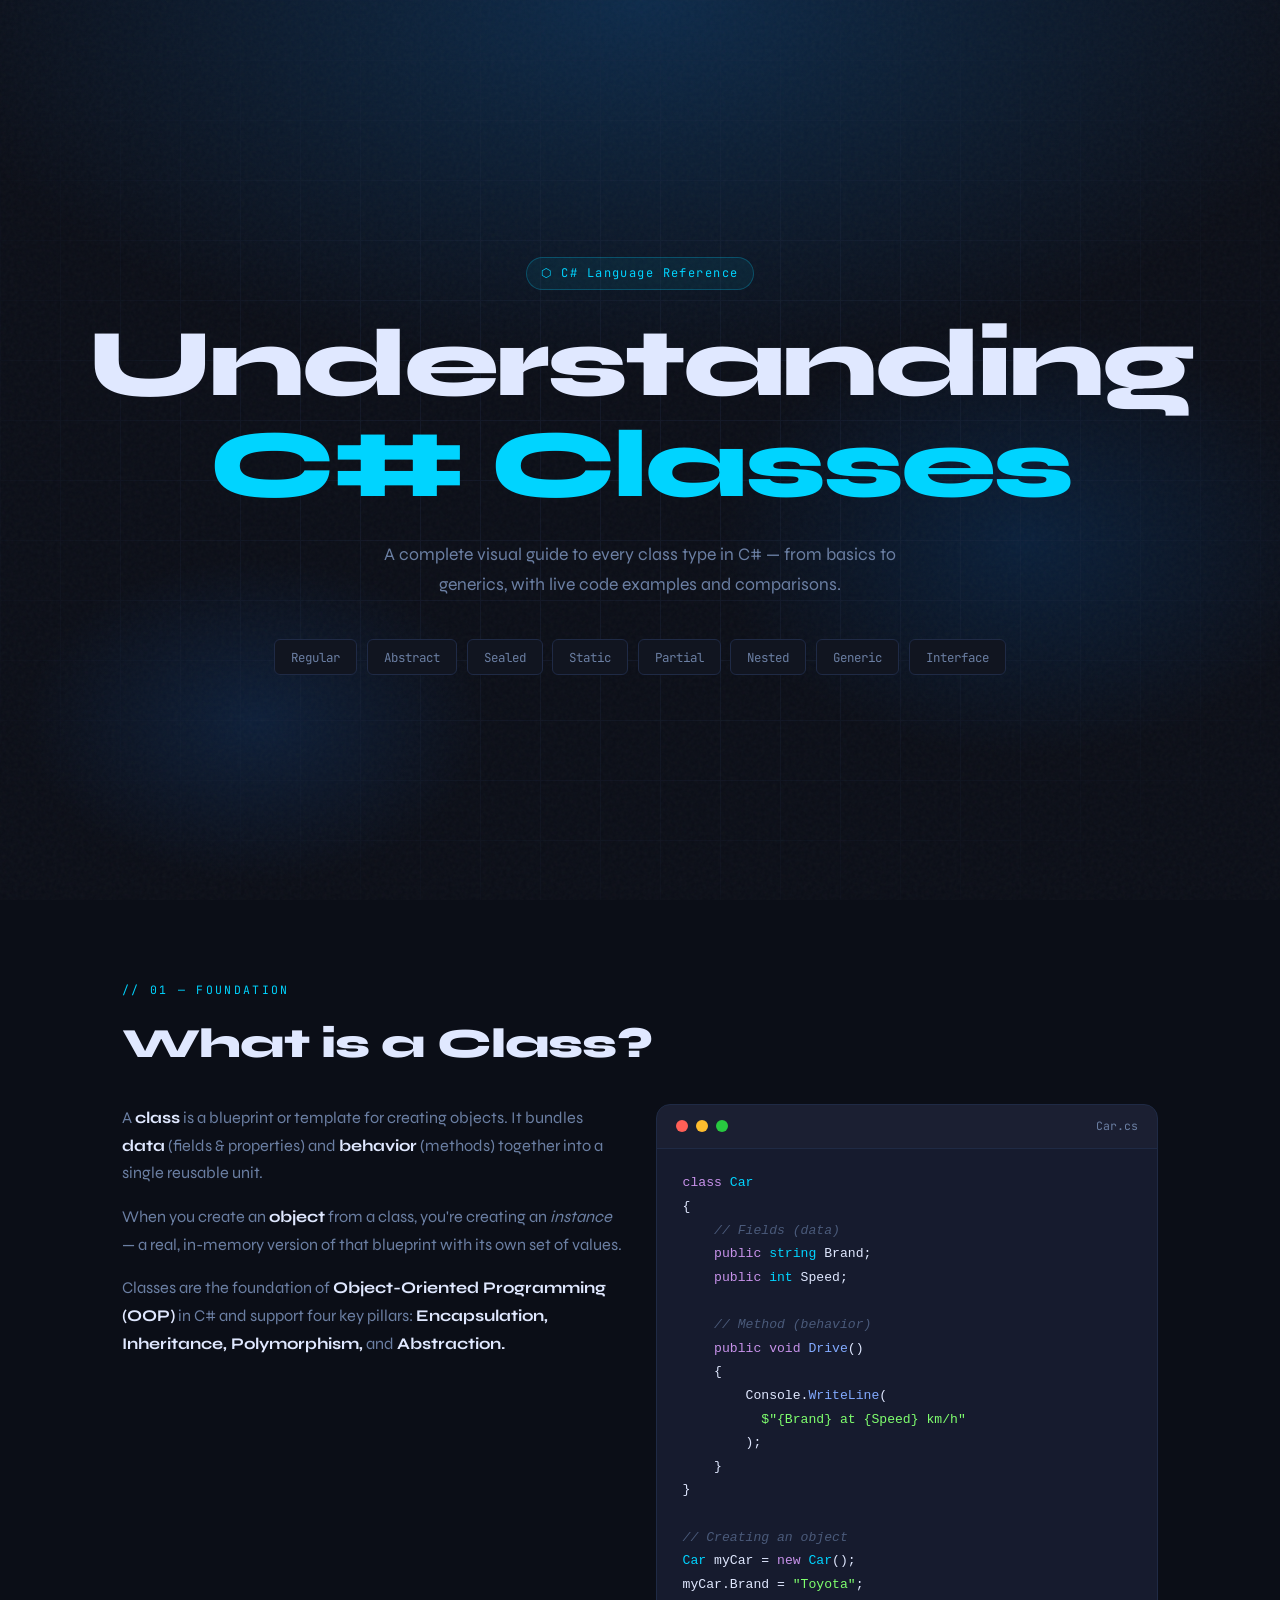
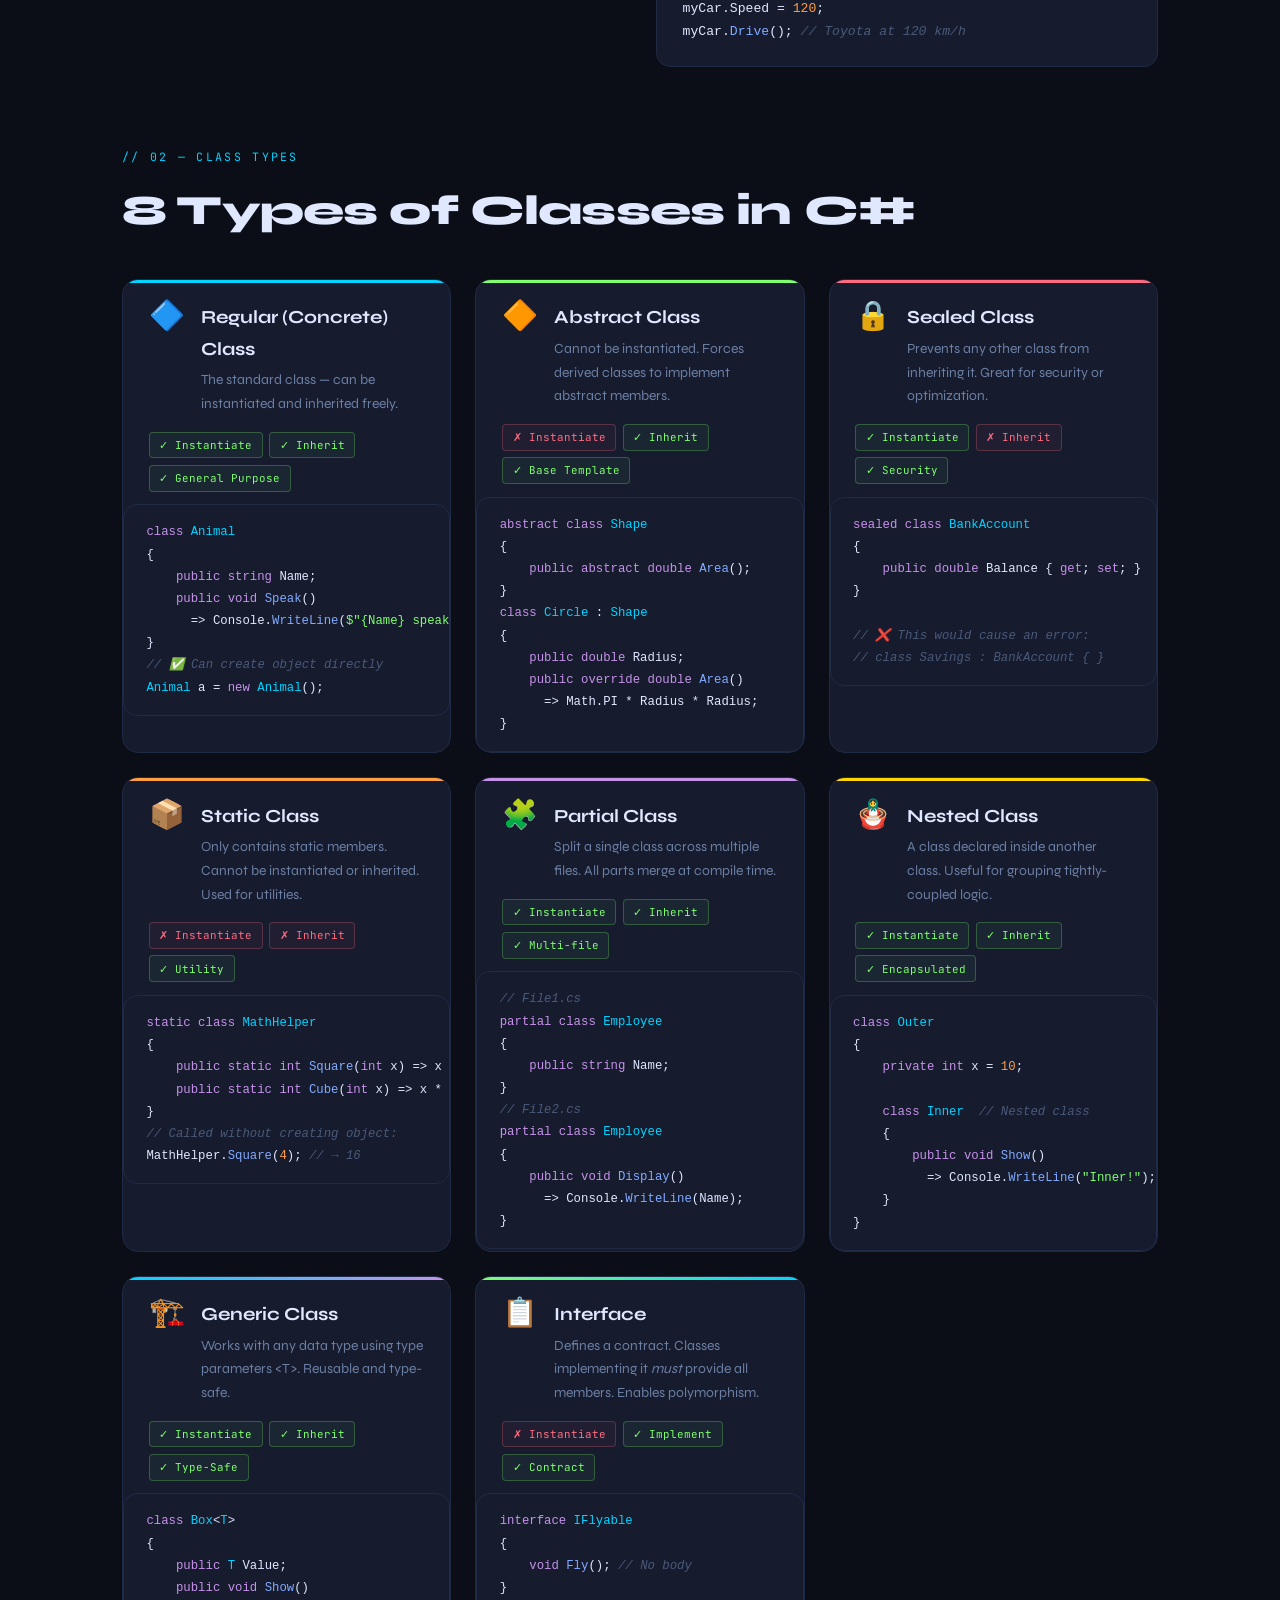
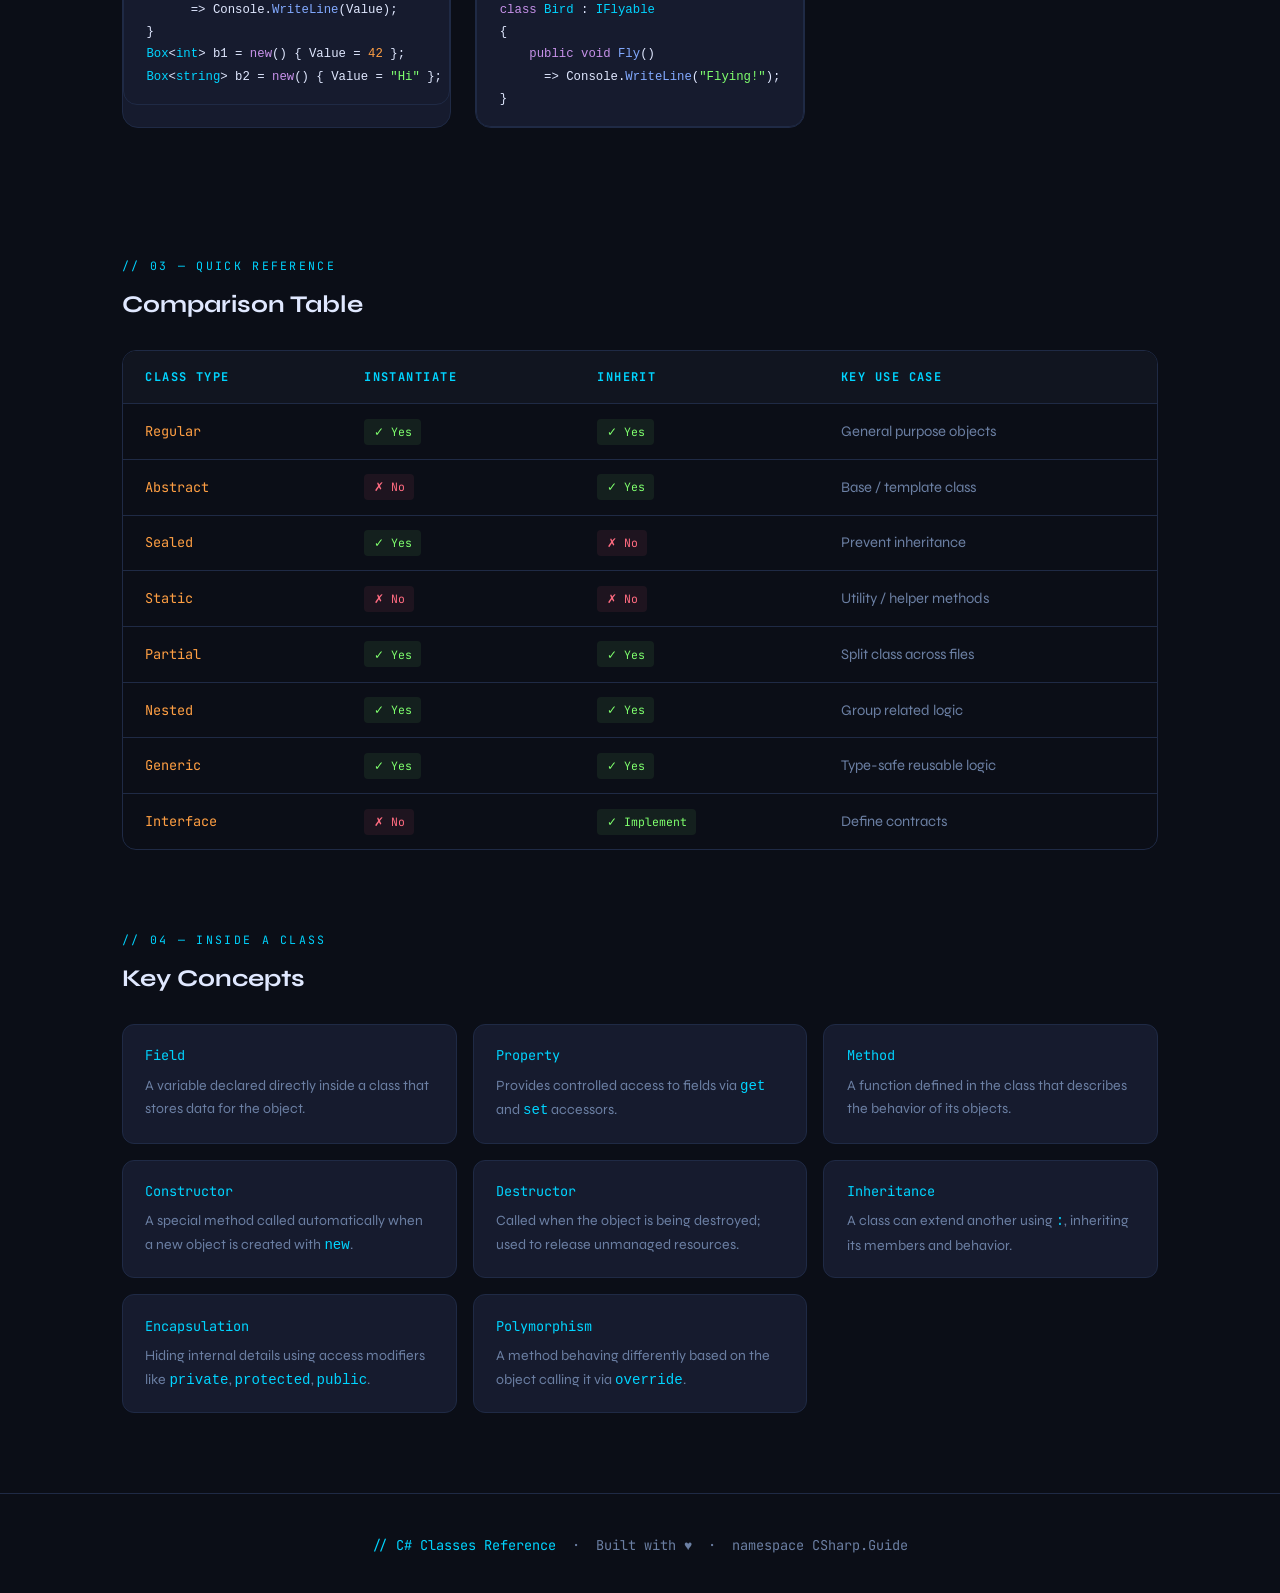
<file: assets/html/csharp-classes.html>
<!DOCTYPE html>
<html lang="en">
<head>
  <meta charset="UTF-8" />
  <meta name="viewport" content="width=device-width, initial-scale=1.0"/>
  <title>C# Classes — Complete Guide</title>
  <link href="https://fonts.googleapis.com/css2?family=JetBrains+Mono:wght@300;400;600;700&family=Syne:wght@400;600;700;800&display=swap" rel="stylesheet"/>
  <style>
    :root {
      --bg:        #0b0e17;
      --surface:   #111520;
      --card:      #161b2e;
      --border:    #1f2a45;
      --accent1:   #00d4ff;   /* cyan */
      --accent2:   #7fff6e;   /* green */
      --accent3:   #ff9f43;   /* orange */
      --accent4:   #c792ea;   /* purple */
      --accent5:   #ff6b81;   /* red-pink */
      --text:      #e0e8ff;
      --muted:     #6b7fa3;
      --keyword:   #c792ea;
      --type:      #00d4ff;
      --string:    #7fff6e;
      --comment:   #4a5a7a;
      --number:    #ff9f43;
    }

    *, *::before, *::after { box-sizing: border-box; margin: 0; padding: 0; }

    html { scroll-behavior: smooth; }

    body {
      background: var(--bg);
      color: var(--text);
      font-family: 'Syne', sans-serif;
      line-height: 1.7;
      overflow-x: hidden;
    }

    /* ── Noise overlay ── */
    body::before {
      content: '';
      position: fixed;
      inset: 0;
      background-image: url("data:image/svg+xml,%3Csvg viewBox='0 0 256 256' xmlns='http://www.w3.org/2000/svg'%3E%3Cfilter id='n'%3E%3CfeTurbulence type='fractalNoise' baseFrequency='0.9' numOctaves='4' stitchTiles='stitch'/%3E%3C/filter%3E%3Crect width='100%25' height='100%25' filter='url(%23n)' opacity='0.04'/%3E%3C/svg%3E");
      pointer-events: none;
      z-index: 0;
    }

    /* ── Hero ── */
    .hero {
      position: relative;
      min-height: 100vh;
      display: flex;
      flex-direction: column;
      justify-content: center;
      align-items: center;
      text-align: center;
      padding: 6rem 2rem 4rem;
      overflow: hidden;
    }

    .hero-bg {
      position: absolute;
      inset: 0;
      background:
        radial-gradient(ellipse 80% 60% at 50% 0%, #0d2a4a 0%, transparent 70%),
        radial-gradient(ellipse 40% 40% at 80% 60%, #0a1f3a 0%, transparent 60%),
        radial-gradient(ellipse 30% 30% at 20% 80%, #0d1e38 0%, transparent 60%);
      z-index: -1;
    }

    .hero-grid {
      position: absolute;
      inset: 0;
      background-image:
        linear-gradient(var(--border) 1px, transparent 1px),
        linear-gradient(90deg, var(--border) 1px, transparent 1px);
      background-size: 60px 60px;
      mask-image: radial-gradient(ellipse 80% 80% at 50% 50%, black 30%, transparent 80%);
      opacity: 0.3;
      z-index: -1;
    }

    .badge {
      display: inline-flex;
      align-items: center;
      gap: .5rem;
      background: rgba(0,212,255,.07);
      border: 1px solid rgba(0,212,255,.25);
      color: var(--accent1);
      font-family: 'JetBrains Mono', monospace;
      font-size: .75rem;
      padding: .35rem .9rem;
      border-radius: 99px;
      letter-spacing: .12em;
      margin-bottom: 1.5rem;
      animation: fadeDown .6s ease both;
    }

    .hero h1 {
      font-size: clamp(2.8rem, 8vw, 6rem);
      font-weight: 800;
      letter-spacing: -.03em;
      line-height: 1.05;
      animation: fadeDown .7s .1s ease both;
    }

    .hero h1 span { color: var(--accent1); }

    .hero p {
      max-width: 560px;
      color: var(--muted);
      font-size: 1.1rem;
      margin: 1.5rem auto 2.5rem;
      animation: fadeDown .7s .2s ease both;
    }

    .hero-pills {
      display: flex;
      flex-wrap: wrap;
      gap: .6rem;
      justify-content: center;
      animation: fadeDown .7s .3s ease both;
    }

    .pill {
      font-family: 'JetBrains Mono', monospace;
      font-size: .78rem;
      padding: .4rem 1rem;
      border-radius: 6px;
      border: 1px solid var(--border);
      background: var(--surface);
      color: var(--muted);
      transition: all .2s;
      cursor: default;
    }

    .pill:hover { border-color: var(--accent1); color: var(--accent1); transform: translateY(-2px); }

    /* ── What is a class ── */
    .section { padding: 5rem 2rem; max-width: 1100px; margin: 0 auto; }

    .section-label {
      font-family: 'JetBrains Mono', monospace;
      font-size: .72rem;
      letter-spacing: .2em;
      color: var(--accent1);
      text-transform: uppercase;
      margin-bottom: .6rem;
    }

    .section h2 {
      font-size: clamp(1.8rem, 4vw, 2.6rem);
      font-weight: 800;
      letter-spacing: -.02em;
      margin-bottom: 1.5rem;
    }

    .intro-grid {
      display: grid;
      grid-template-columns: 1fr 1fr;
      gap: 2rem;
      align-items: start;
    }

    .intro-text p { color: var(--muted); margin-bottom: 1rem; font-size: 1.02rem; }

    .intro-text strong { color: var(--text); }

    /* ── Code block ── */
    .code-block {
      background: var(--card);
      border: 1px solid var(--border);
      border-radius: 14px;
      overflow: hidden;
      font-family: 'JetBrains Mono', monospace;
      font-size: .82rem;
      line-height: 1.8;
    }

    .code-header {
      display: flex;
      align-items: center;
      gap: .5rem;
      padding: .7rem 1.2rem;
      border-bottom: 1px solid var(--border);
      background: rgba(255,255,255,.02);
    }

    .dot { width: 12px; height: 12px; border-radius: 50%; }
    .dot-r { background: #ff5f57; }
    .dot-y { background: #febc2e; }
    .dot-g { background: #28c840; }

    .code-file {
      margin-left: auto;
      color: var(--muted);
      font-size: .72rem;
    }

    .code-body {
      padding: 1.4rem 1.6rem;
      overflow-x: auto;
    }

    .code-body pre { white-space: pre; }

    .kw  { color: var(--keyword); }
    .ty  { color: var(--type); }
    .st  { color: var(--string); }
    .cm  { color: var(--comment); font-style: italic; }
    .nm  { color: var(--number); }
    .fn  { color: #82aaff; }
    .pl  { color: var(--text); }

    /* ── Class cards ── */
    .classes-grid {
      display: grid;
      grid-template-columns: repeat(auto-fill, minmax(320px, 1fr));
      gap: 1.5rem;
      margin-top: 2rem;
    }

    .class-card {
      background: var(--card);
      border: 1px solid var(--border);
      border-radius: 16px;
      overflow: hidden;
      transition: transform .25s, border-color .25s, box-shadow .25s;
      position: relative;
    }

    .class-card::before {
      content: '';
      position: absolute;
      top: 0; left: 0; right: 0;
      height: 3px;
      border-radius: 16px 16px 0 0;
    }

    .class-card:hover {
      transform: translateY(-4px);
      box-shadow: 0 20px 40px rgba(0,0,0,.4);
    }

    .card-c1::before { background: var(--accent1); }
    .card-c2::before { background: var(--accent2); }
    .card-c3::before { background: var(--accent5); }
    .card-c4::before { background: var(--accent3); }
    .card-c5::before { background: var(--accent4); }
    .card-c6::before { background: #ffd700; }
    .card-c7::before { background: linear-gradient(90deg, var(--accent1), var(--accent4)); }
    .card-c8::before { background: linear-gradient(90deg, var(--accent2), var(--accent1)); }

    .card-c1:hover { border-color: var(--accent1); }
    .card-c2:hover { border-color: var(--accent2); }
    .card-c3:hover { border-color: var(--accent5); }
    .card-c4:hover { border-color: var(--accent3); }
    .card-c5:hover { border-color: var(--accent4); }
    .card-c6:hover { border-color: #ffd700; }
    .card-c7:hover { border-color: var(--accent1); }
    .card-c8:hover { border-color: var(--accent2); }

    .card-head {
      padding: 1.4rem 1.6rem 1rem;
      display: flex;
      align-items: flex-start;
      gap: 1rem;
    }

    .card-icon {
      font-size: 1.8rem;
      line-height: 1;
      flex-shrink: 0;
    }

    .card-title h3 {
      font-size: 1.15rem;
      font-weight: 700;
      margin-bottom: .2rem;
    }

    .card-title p {
      color: var(--muted);
      font-size: .87rem;
    }

    .card-tags {
      display: flex;
      gap: .4rem;
      flex-wrap: wrap;
      padding: 0 1.6rem .8rem;
    }

    .tag {
      font-family: 'JetBrains Mono', monospace;
      font-size: .68rem;
      padding: .2rem .6rem;
      border-radius: 4px;
      border: 1px solid var(--border);
    }

    .tag-yes { color: var(--accent2); border-color: rgba(127,255,110,.25); background: rgba(127,255,110,.05); }
    .tag-no  { color: var(--accent5); border-color: rgba(255,107,129,.25); background: rgba(255,107,129,.05); }

    .card-code { border-top: 1px solid var(--border); }

    .card-code .code-body { padding: 1rem 1.4rem; font-size: .77rem; }

    /* ── Concepts table ── */
    .concepts-section { padding: 3rem 2rem 5rem; max-width: 1100px; margin: 0 auto; }

    .table-wrap {
      overflow-x: auto;
      border-radius: 14px;
      border: 1px solid var(--border);
      margin-top: 1.5rem;
    }

    table { width: 100%; border-collapse: collapse; }

    thead { background: var(--surface); }

    th {
      font-family: 'JetBrains Mono', monospace;
      font-size: .75rem;
      letter-spacing: .12em;
      text-transform: uppercase;
      color: var(--accent1);
      padding: 1rem 1.4rem;
      text-align: left;
      border-bottom: 1px solid var(--border);
    }

    td {
      padding: .9rem 1.4rem;
      font-size: .92rem;
      border-bottom: 1px solid var(--border);
      color: var(--muted);
    }

    tr:last-child td { border-bottom: none; }

    tr:hover td { background: rgba(255,255,255,.02); color: var(--text); }

    td:first-child {
      font-family: 'JetBrains Mono', monospace;
      color: var(--accent3);
      font-size: .85rem;
    }

    .yes-badge, .no-badge {
      display: inline-block;
      font-family: 'JetBrains Mono', monospace;
      font-size: .72rem;
      padding: .2rem .6rem;
      border-radius: 4px;
    }

    .yes-badge { color: var(--accent2); background: rgba(127,255,110,.08); }
    .no-badge  { color: var(--accent5); background: rgba(255,107,129,.08); }

    /* ── Key concepts ── */
    .concepts-grid {
      display: grid;
      grid-template-columns: repeat(auto-fill, minmax(260px, 1fr));
      gap: 1rem;
      margin-top: 1.5rem;
    }

    .concept-item {
      background: var(--card);
      border: 1px solid var(--border);
      border-radius: 12px;
      padding: 1.2rem 1.4rem;
      transition: border-color .2s, transform .2s;
    }

    .concept-item:hover { border-color: var(--accent1); transform: translateY(-2px); }

    .concept-name {
      font-family: 'JetBrains Mono', monospace;
      color: var(--accent1);
      font-size: .85rem;
      margin-bottom: .4rem;
    }

    .concept-desc { color: var(--muted); font-size: .88rem; }

    /* ── Footer ── */
    footer {
      border-top: 1px solid var(--border);
      text-align: center;
      padding: 2.5rem 2rem;
      color: var(--muted);
      font-size: .85rem;
      font-family: 'JetBrains Mono', monospace;
    }

    /* ── Animations ── */
    @keyframes fadeDown {
      from { opacity: 0; transform: translateY(-18px); }
      to   { opacity: 1; transform: translateY(0); }
    }

    .reveal {
      opacity: 0;
      transform: translateY(24px);
      transition: opacity .6s ease, transform .6s ease;
    }

    .reveal.visible { opacity: 1; transform: translateY(0); }

    /* ── Responsive ── */
    @media (max-width: 720px) {
      .intro-grid { grid-template-columns: 1fr; }
      .classes-grid { grid-template-columns: 1fr; }
    }
  </style>
</head>
<body>

<!-- ═══ HERO ═══ -->
<section class="hero">
  <div class="hero-bg"></div>
  <div class="hero-grid"></div>

  <div class="badge">⬡ C# Language Reference</div>

  <h1>Understanding<br/><span>C# Classes</span></h1>

  <p>A complete visual guide to every class type in C# — from basics to generics, with live code examples and comparisons.</p>

  <div class="hero-pills">
    <span class="pill">Regular</span>
    <span class="pill">Abstract</span>
    <span class="pill">Sealed</span>
    <span class="pill">Static</span>
    <span class="pill">Partial</span>
    <span class="pill">Nested</span>
    <span class="pill">Generic</span>
    <span class="pill">Interface</span>
  </div>
</section>

<!-- ═══ WHAT IS A CLASS ═══ -->
<section class="section reveal">
  <div class="section-label">// 01 — Foundation</div>
  <h2>What is a Class?</h2>

  <div class="intro-grid">
    <div class="intro-text">
      <p>A <strong>class</strong> is a blueprint or template for creating objects. It bundles <strong>data</strong> (fields &amp; properties) and <strong>behavior</strong> (methods) together into a single reusable unit.</p>
      <p>When you create an <strong>object</strong> from a class, you're creating an <em>instance</em> — a real, in-memory version of that blueprint with its own set of values.</p>
      <p>Classes are the foundation of <strong>Object-Oriented Programming (OOP)</strong> in C# and support four key pillars: <strong>Encapsulation, Inheritance, Polymorphism,</strong> and <strong>Abstraction.</strong></p>
    </div>

    <div class="code-block">
      <div class="code-header">
        <div class="dot dot-r"></div>
        <div class="dot dot-y"></div>
        <div class="dot dot-g"></div>
        <span class="code-file">Car.cs</span>
      </div>
      <div class="code-body"><pre><span class="kw">class</span> <span class="ty">Car</span>
{
    <span class="cm">// Fields (data)</span>
    <span class="kw">public</span> <span class="ty">string</span> Brand;
    <span class="kw">public</span> <span class="ty">int</span> Speed;

    <span class="cm">// Method (behavior)</span>
    <span class="kw">public void</span> <span class="fn">Drive</span>()
    {
        Console.<span class="fn">WriteLine</span>(
          <span class="st">$"{Brand} at {Speed} km/h"</span>
        );
    }
}

<span class="cm">// Creating an object</span>
<span class="ty">Car</span> myCar = <span class="kw">new</span> <span class="ty">Car</span>();
myCar.Brand = <span class="st">"Toyota"</span>;
myCar.Speed = <span class="nm">120</span>;
myCar.<span class="fn">Drive</span>(); <span class="cm">// Toyota at 120 km/h</span></pre></div>
    </div>
  </div>
</section>

<!-- ═══ TYPES ═══ -->
<section class="section reveal" style="padding-top:0;">
  <div class="section-label">// 02 — Class Types</div>
  <h2>8 Types of Classes in C#</h2>

  <div class="classes-grid">

    <!-- 1. Regular -->
    <div class="class-card card-c1">
      <div class="card-head">
        <div class="card-icon">🔷</div>
        <div class="card-title">
          <h3>Regular (Concrete) Class</h3>
          <p>The standard class — can be instantiated and inherited freely.</p>
        </div>
      </div>
      <div class="card-tags">
        <span class="tag tag-yes">✓ Instantiate</span>
        <span class="tag tag-yes">✓ Inherit</span>
        <span class="tag tag-yes">✓ General Purpose</span>
      </div>
      <div class="card-code code-block">
        <div class="code-body"><pre><span class="kw">class</span> <span class="ty">Animal</span>
{
    <span class="kw">public string</span> Name;
    <span class="kw">public void</span> <span class="fn">Speak</span>()
      => Console.<span class="fn">WriteLine</span>(<span class="st">$"{Name} speaks"</span>);
}
<span class="cm">// ✅ Can create object directly</span>
<span class="ty">Animal</span> a = <span class="kw">new</span> <span class="ty">Animal</span>();</pre></div>
      </div>
    </div>

    <!-- 2. Abstract -->
    <div class="class-card card-c2">
      <div class="card-head">
        <div class="card-icon">🔶</div>
        <div class="card-title">
          <h3>Abstract Class</h3>
          <p>Cannot be instantiated. Forces derived classes to implement abstract members.</p>
        </div>
      </div>
      <div class="card-tags">
        <span class="tag tag-no">✗ Instantiate</span>
        <span class="tag tag-yes">✓ Inherit</span>
        <span class="tag tag-yes">✓ Base Template</span>
      </div>
      <div class="card-code code-block">
        <div class="code-body"><pre><span class="kw">abstract class</span> <span class="ty">Shape</span>
{
    <span class="kw">public abstract double</span> <span class="fn">Area</span>();
}
<span class="kw">class</span> <span class="ty">Circle</span> : <span class="ty">Shape</span>
{
    <span class="kw">public double</span> Radius;
    <span class="kw">public override double</span> <span class="fn">Area</span>()
      => Math.PI * Radius * Radius;
}</pre></div>
      </div>
    </div>

    <!-- 3. Sealed -->
    <div class="class-card card-c3">
      <div class="card-head">
        <div class="card-icon">🔒</div>
        <div class="card-title">
          <h3>Sealed Class</h3>
          <p>Prevents any other class from inheriting it. Great for security or optimization.</p>
        </div>
      </div>
      <div class="card-tags">
        <span class="tag tag-yes">✓ Instantiate</span>
        <span class="tag tag-no">✗ Inherit</span>
        <span class="tag tag-yes">✓ Security</span>
      </div>
      <div class="card-code code-block">
        <div class="code-body"><pre><span class="kw">sealed class</span> <span class="ty">BankAccount</span>
{
    <span class="kw">public double</span> Balance { <span class="kw">get</span>; <span class="kw">set</span>; }
}

<span class="cm">// ❌ This would cause an error:</span>
<span class="cm">// class Savings : BankAccount { }</span></pre></div>
      </div>
    </div>

    <!-- 4. Static -->
    <div class="class-card card-c4">
      <div class="card-head">
        <div class="card-icon">📦</div>
        <div class="card-title">
          <h3>Static Class</h3>
          <p>Only contains static members. Cannot be instantiated or inherited. Used for utilities.</p>
        </div>
      </div>
      <div class="card-tags">
        <span class="tag tag-no">✗ Instantiate</span>
        <span class="tag tag-no">✗ Inherit</span>
        <span class="tag tag-yes">✓ Utility</span>
      </div>
      <div class="card-code code-block">
        <div class="code-body"><pre><span class="kw">static class</span> <span class="ty">MathHelper</span>
{
    <span class="kw">public static int</span> <span class="fn">Square</span>(<span class="kw">int</span> x) => x * x;
    <span class="kw">public static int</span> <span class="fn">Cube</span>(<span class="kw">int</span> x) => x * x * x;
}
<span class="cm">// Called without creating object:</span>
MathHelper.<span class="fn">Square</span>(<span class="nm">4</span>); <span class="cm">// → 16</span></pre></div>
      </div>
    </div>

    <!-- 5. Partial -->
    <div class="class-card card-c5">
      <div class="card-head">
        <div class="card-icon">🧩</div>
        <div class="card-title">
          <h3>Partial Class</h3>
          <p>Split a single class across multiple files. All parts merge at compile time.</p>
        </div>
      </div>
      <div class="card-tags">
        <span class="tag tag-yes">✓ Instantiate</span>
        <span class="tag tag-yes">✓ Inherit</span>
        <span class="tag tag-yes">✓ Multi-file</span>
      </div>
      <div class="card-code code-block">
        <div class="code-body"><pre><span class="cm">// File1.cs</span>
<span class="kw">partial class</span> <span class="ty">Employee</span>
{
    <span class="kw">public string</span> Name;
}
<span class="cm">// File2.cs</span>
<span class="kw">partial class</span> <span class="ty">Employee</span>
{
    <span class="kw">public void</span> <span class="fn">Display</span>()
      => Console.<span class="fn">WriteLine</span>(Name);
}</pre></div>
      </div>
    </div>

    <!-- 6. Nested -->
    <div class="class-card card-c6">
      <div class="card-head">
        <div class="card-icon">🪆</div>
        <div class="card-title">
          <h3>Nested Class</h3>
          <p>A class declared inside another class. Useful for grouping tightly-coupled logic.</p>
        </div>
      </div>
      <div class="card-tags">
        <span class="tag tag-yes">✓ Instantiate</span>
        <span class="tag tag-yes">✓ Inherit</span>
        <span class="tag tag-yes">✓ Encapsulated</span>
      </div>
      <div class="card-code code-block">
        <div class="code-body"><pre><span class="kw">class</span> <span class="ty">Outer</span>
{
    <span class="kw">private int</span> x = <span class="nm">10</span>;

    <span class="kw">class</span> <span class="ty">Inner</span>  <span class="cm">// Nested class</span>
    {
        <span class="kw">public void</span> <span class="fn">Show</span>()
          => Console.<span class="fn">WriteLine</span>(<span class="st">"Inner!"</span>);
    }
}</pre></div>
      </div>
    </div>

    <!-- 7. Generic -->
    <div class="class-card card-c7">
      <div class="card-head">
        <div class="card-icon">🏗️</div>
        <div class="card-title">
          <h3>Generic Class</h3>
          <p>Works with any data type using type parameters &lt;T&gt;. Reusable and type-safe.</p>
        </div>
      </div>
      <div class="card-tags">
        <span class="tag tag-yes">✓ Instantiate</span>
        <span class="tag tag-yes">✓ Inherit</span>
        <span class="tag tag-yes">✓ Type-Safe</span>
      </div>
      <div class="card-code code-block">
        <div class="code-body"><pre><span class="kw">class</span> <span class="ty">Box</span>&lt;<span class="ty">T</span>&gt;
{
    <span class="kw">public</span> <span class="ty">T</span> Value;
    <span class="kw">public void</span> <span class="fn">Show</span>()
      => Console.<span class="fn">WriteLine</span>(Value);
}
<span class="ty">Box</span>&lt;<span class="ty">int</span>&gt; b1 = <span class="kw">new</span>() { Value = <span class="nm">42</span> };
<span class="ty">Box</span>&lt;<span class="ty">string</span>&gt; b2 = <span class="kw">new</span>() { Value = <span class="st">"Hi"</span> };</pre></div>
      </div>
    </div>

    <!-- 8. Interface -->
    <div class="class-card card-c8">
      <div class="card-head">
        <div class="card-icon">📋</div>
        <div class="card-title">
          <h3>Interface</h3>
          <p>Defines a contract. Classes implementing it <em>must</em> provide all members. Enables polymorphism.</p>
        </div>
      </div>
      <div class="card-tags">
        <span class="tag tag-no">✗ Instantiate</span>
        <span class="tag tag-yes">✓ Implement</span>
        <span class="tag tag-yes">✓ Contract</span>
      </div>
      <div class="card-code code-block">
        <div class="code-body"><pre><span class="kw">interface</span> <span class="ty">IFlyable</span>
{
    <span class="kw">void</span> <span class="fn">Fly</span>(); <span class="cm">// No body</span>
}
<span class="kw">class</span> <span class="ty">Bird</span> : <span class="ty">IFlyable</span>
{
    <span class="kw">public void</span> <span class="fn">Fly</span>()
      => Console.<span class="fn">WriteLine</span>(<span class="st">"Flying!"</span>);
}</pre></div>
      </div>
    </div>

  </div>
</section>

<!-- ═══ COMPARISON TABLE ═══ -->
<section class="concepts-section reveal">
  <div class="section-label">// 03 — Quick Reference</div>
  <h2>Comparison Table</h2>

  <div class="table-wrap">
    <table>
      <thead>
        <tr>
          <th>Class Type</th>
          <th>Instantiate</th>
          <th>Inherit</th>
          <th>Key Use Case</th>
        </tr>
      </thead>
      <tbody>
        <tr>
          <td>Regular</td>
          <td><span class="yes-badge">✓ Yes</span></td>
          <td><span class="yes-badge">✓ Yes</span></td>
          <td>General purpose objects</td>
        </tr>
        <tr>
          <td>Abstract</td>
          <td><span class="no-badge">✗ No</span></td>
          <td><span class="yes-badge">✓ Yes</span></td>
          <td>Base / template class</td>
        </tr>
        <tr>
          <td>Sealed</td>
          <td><span class="yes-badge">✓ Yes</span></td>
          <td><span class="no-badge">✗ No</span></td>
          <td>Prevent inheritance</td>
        </tr>
        <tr>
          <td>Static</td>
          <td><span class="no-badge">✗ No</span></td>
          <td><span class="no-badge">✗ No</span></td>
          <td>Utility / helper methods</td>
        </tr>
        <tr>
          <td>Partial</td>
          <td><span class="yes-badge">✓ Yes</span></td>
          <td><span class="yes-badge">✓ Yes</span></td>
          <td>Split class across files</td>
        </tr>
        <tr>
          <td>Nested</td>
          <td><span class="yes-badge">✓ Yes</span></td>
          <td><span class="yes-badge">✓ Yes</span></td>
          <td>Group related logic</td>
        </tr>
        <tr>
          <td>Generic</td>
          <td><span class="yes-badge">✓ Yes</span></td>
          <td><span class="yes-badge">✓ Yes</span></td>
          <td>Type-safe reusable logic</td>
        </tr>
        <tr>
          <td>Interface</td>
          <td><span class="no-badge">✗ No</span></td>
          <td><span class="yes-badge">✓ Implement</span></td>
          <td>Define contracts</td>
        </tr>
      </tbody>
    </table>
  </div>
</section>

<!-- ═══ KEY CONCEPTS ═══ -->
<section class="concepts-section reveal" style="padding-top:0;">
  <div class="section-label">// 04 — Inside a Class</div>
  <h2>Key Concepts</h2>

  <div class="concepts-grid">
    <div class="concept-item">
      <div class="concept-name">Field</div>
      <div class="concept-desc">A variable declared directly inside a class that stores data for the object.</div>
    </div>
    <div class="concept-item">
      <div class="concept-name">Property</div>
      <div class="concept-desc">Provides controlled access to fields via <code style="color:var(--accent1)">get</code> and <code style="color:var(--accent1)">set</code> accessors.</div>
    </div>
    <div class="concept-item">
      <div class="concept-name">Method</div>
      <div class="concept-desc">A function defined in the class that describes the behavior of its objects.</div>
    </div>
    <div class="concept-item">
      <div class="concept-name">Constructor</div>
      <div class="concept-desc">A special method called automatically when a new object is created with <code style="color:var(--accent1)">new</code>.</div>
    </div>
    <div class="concept-item">
      <div class="concept-name">Destructor</div>
      <div class="concept-desc">Called when the object is being destroyed; used to release unmanaged resources.</div>
    </div>
    <div class="concept-item">
      <div class="concept-name">Inheritance</div>
      <div class="concept-desc">A class can extend another using <code style="color:var(--accent1)">:</code>, inheriting its members and behavior.</div>
    </div>
    <div class="concept-item">
      <div class="concept-name">Encapsulation</div>
      <div class="concept-desc">Hiding internal details using access modifiers like <code style="color:var(--accent1)">private</code>, <code style="color:var(--accent1)">protected</code>, <code style="color:var(--accent1)">public</code>.</div>
    </div>
    <div class="concept-item">
      <div class="concept-name">Polymorphism</div>
      <div class="concept-desc">A method behaving differently based on the object calling it via <code style="color:var(--accent1)">override</code>.</div>
    </div>
  </div>
</section>

<!-- ═══ FOOTER ═══ -->
<footer>
  <span style="color:var(--accent1)">// C# Classes Reference</span> &nbsp;·&nbsp; Built with ♥ &nbsp;·&nbsp; <span style="color:var(--muted)">namespace CSharp.Guide</span>
</footer>

<script>
  // Scroll reveal
  const observer = new IntersectionObserver(entries => {
    entries.forEach(e => {
      if (e.isIntersecting) {
        e.target.classList.add('visible');
        observer.unobserve(e.target);
      }
    });
  }, { threshold: 0.1 });

  document.querySelectorAll('.reveal').forEach(el => observer.observe(el));
</script>
</body>
</html>
</file>
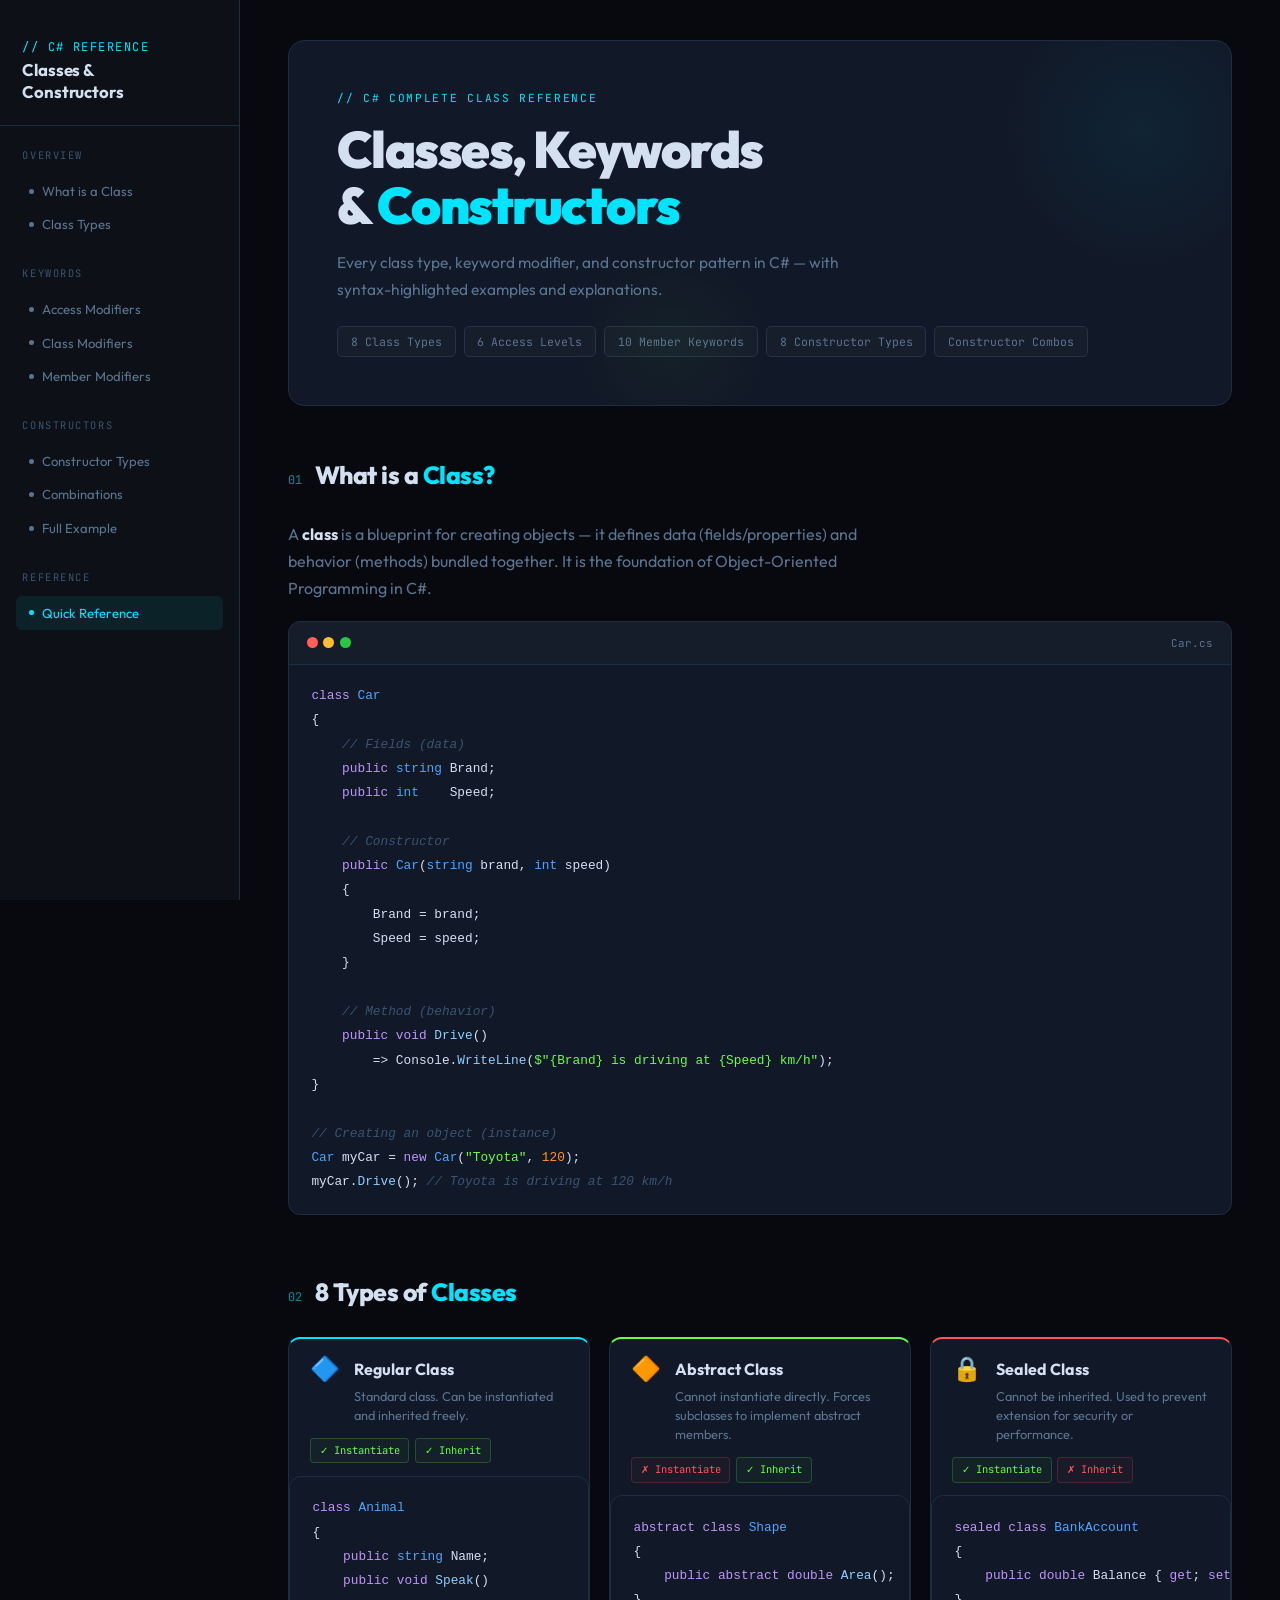
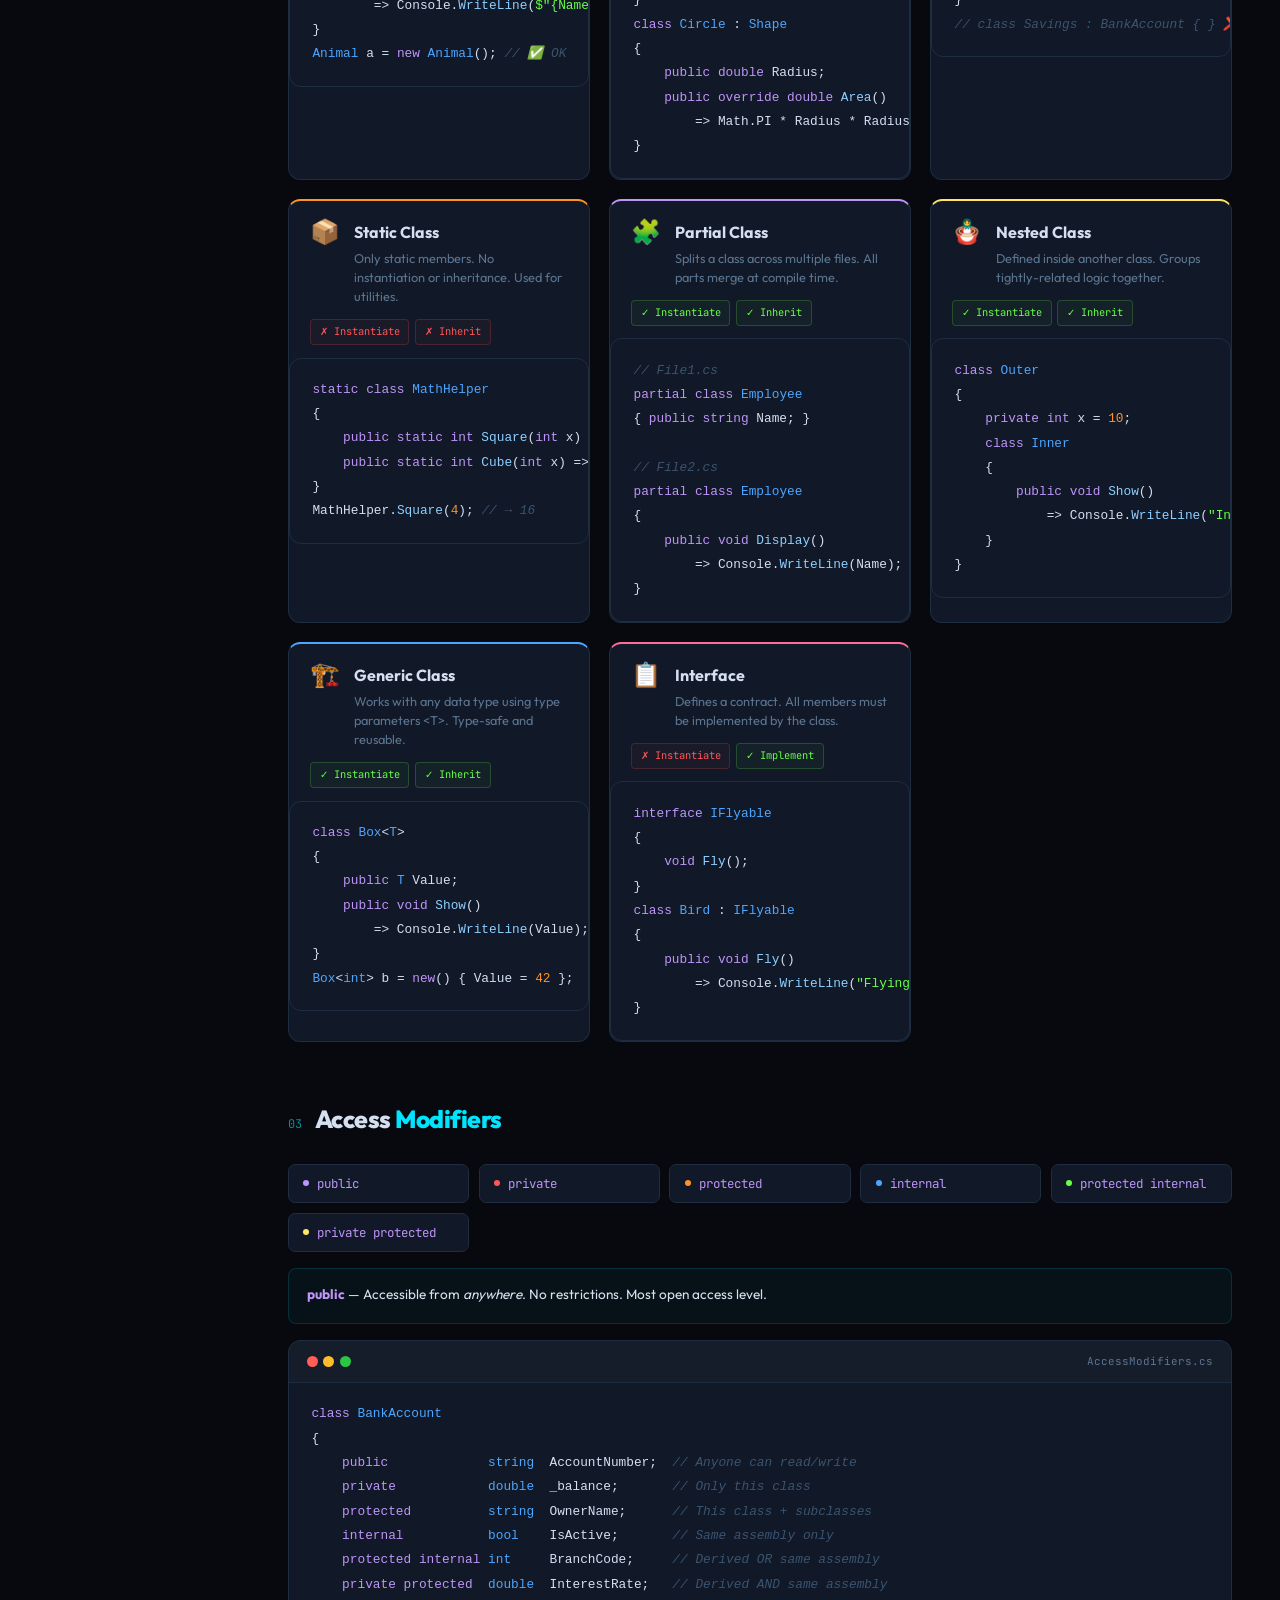
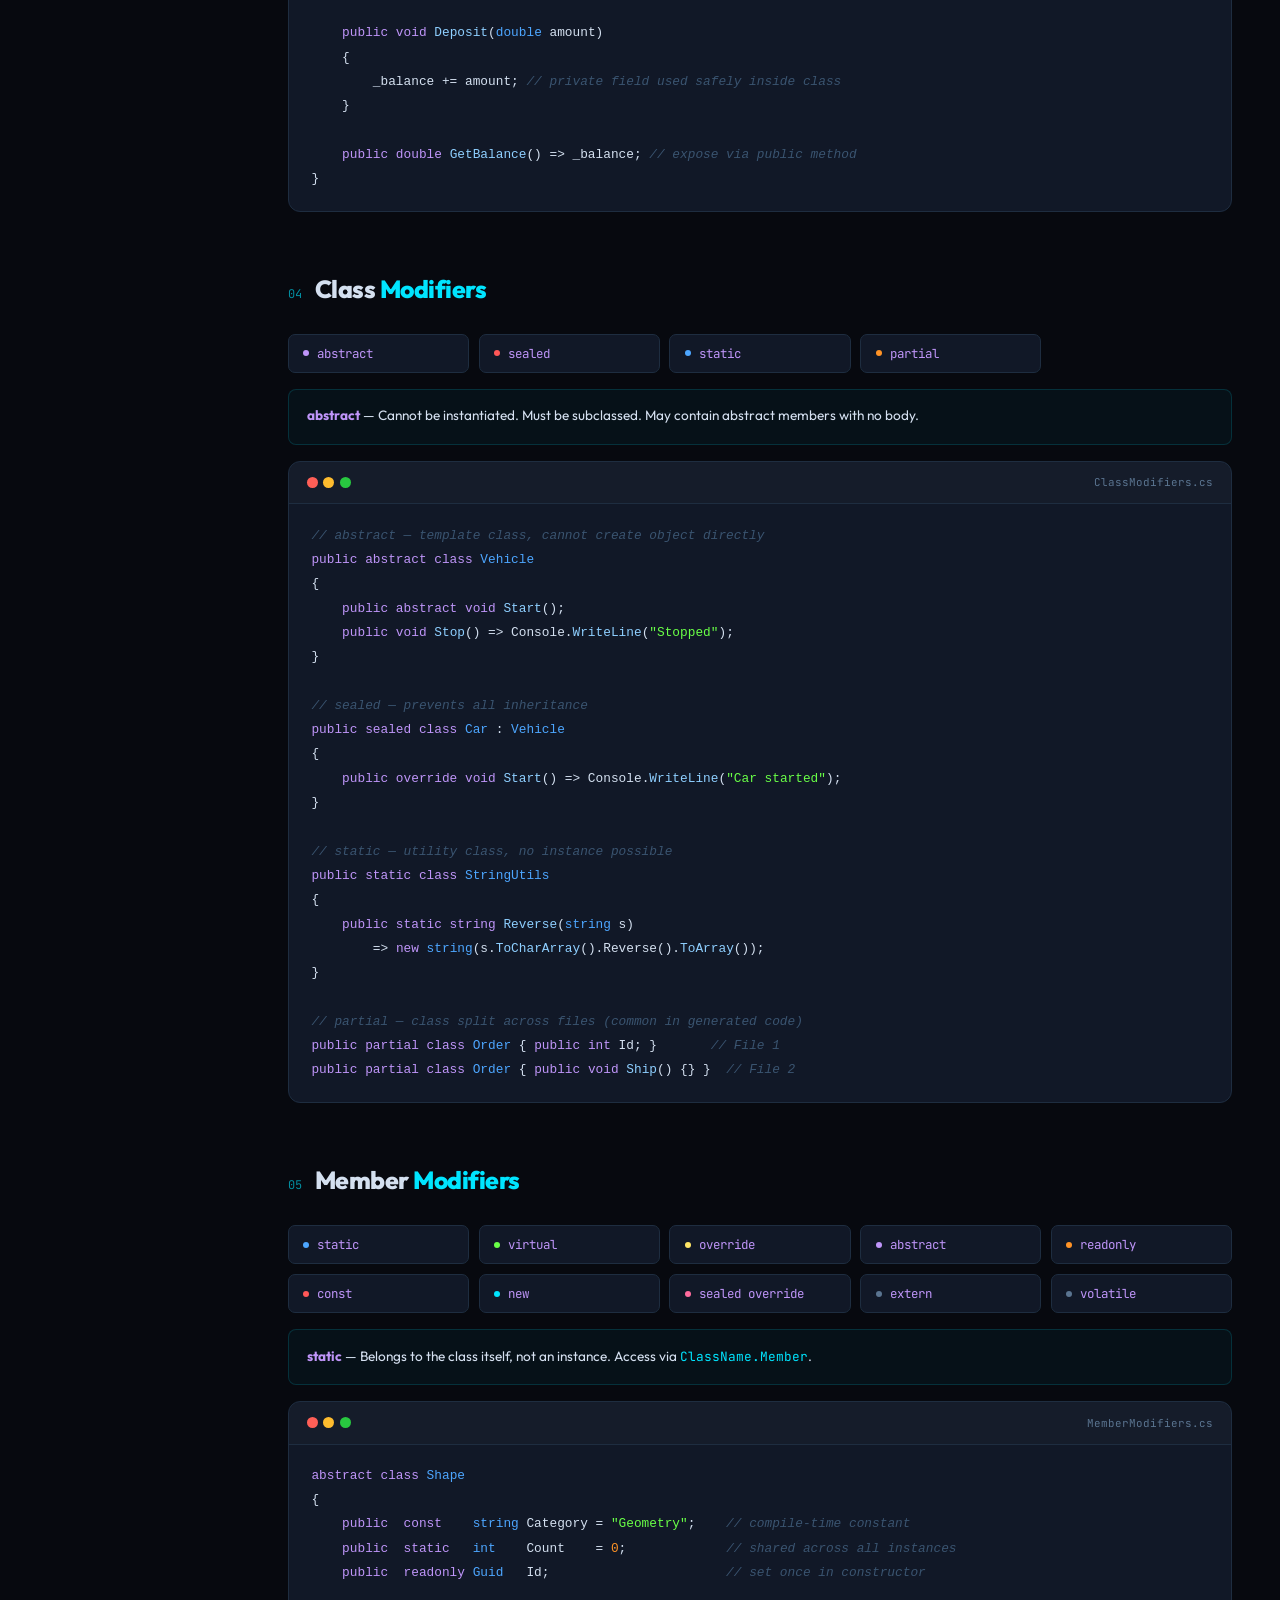
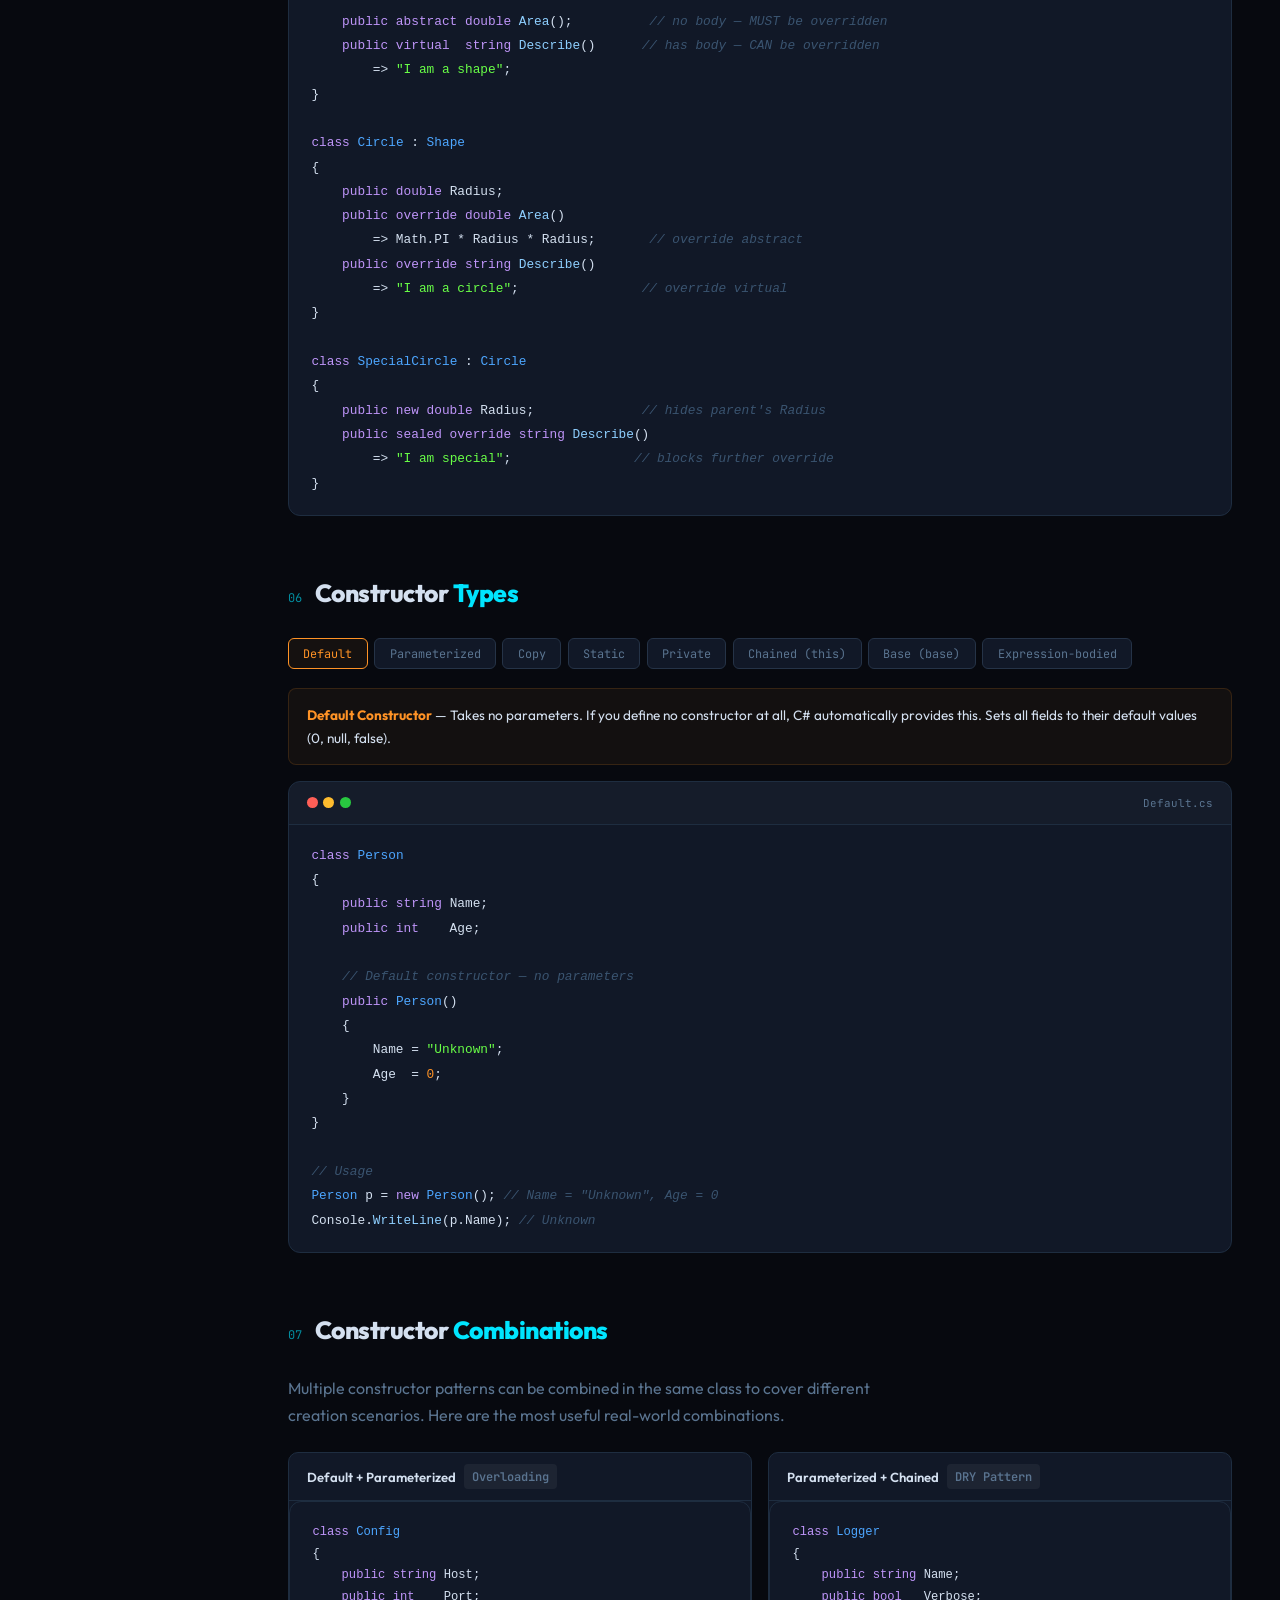
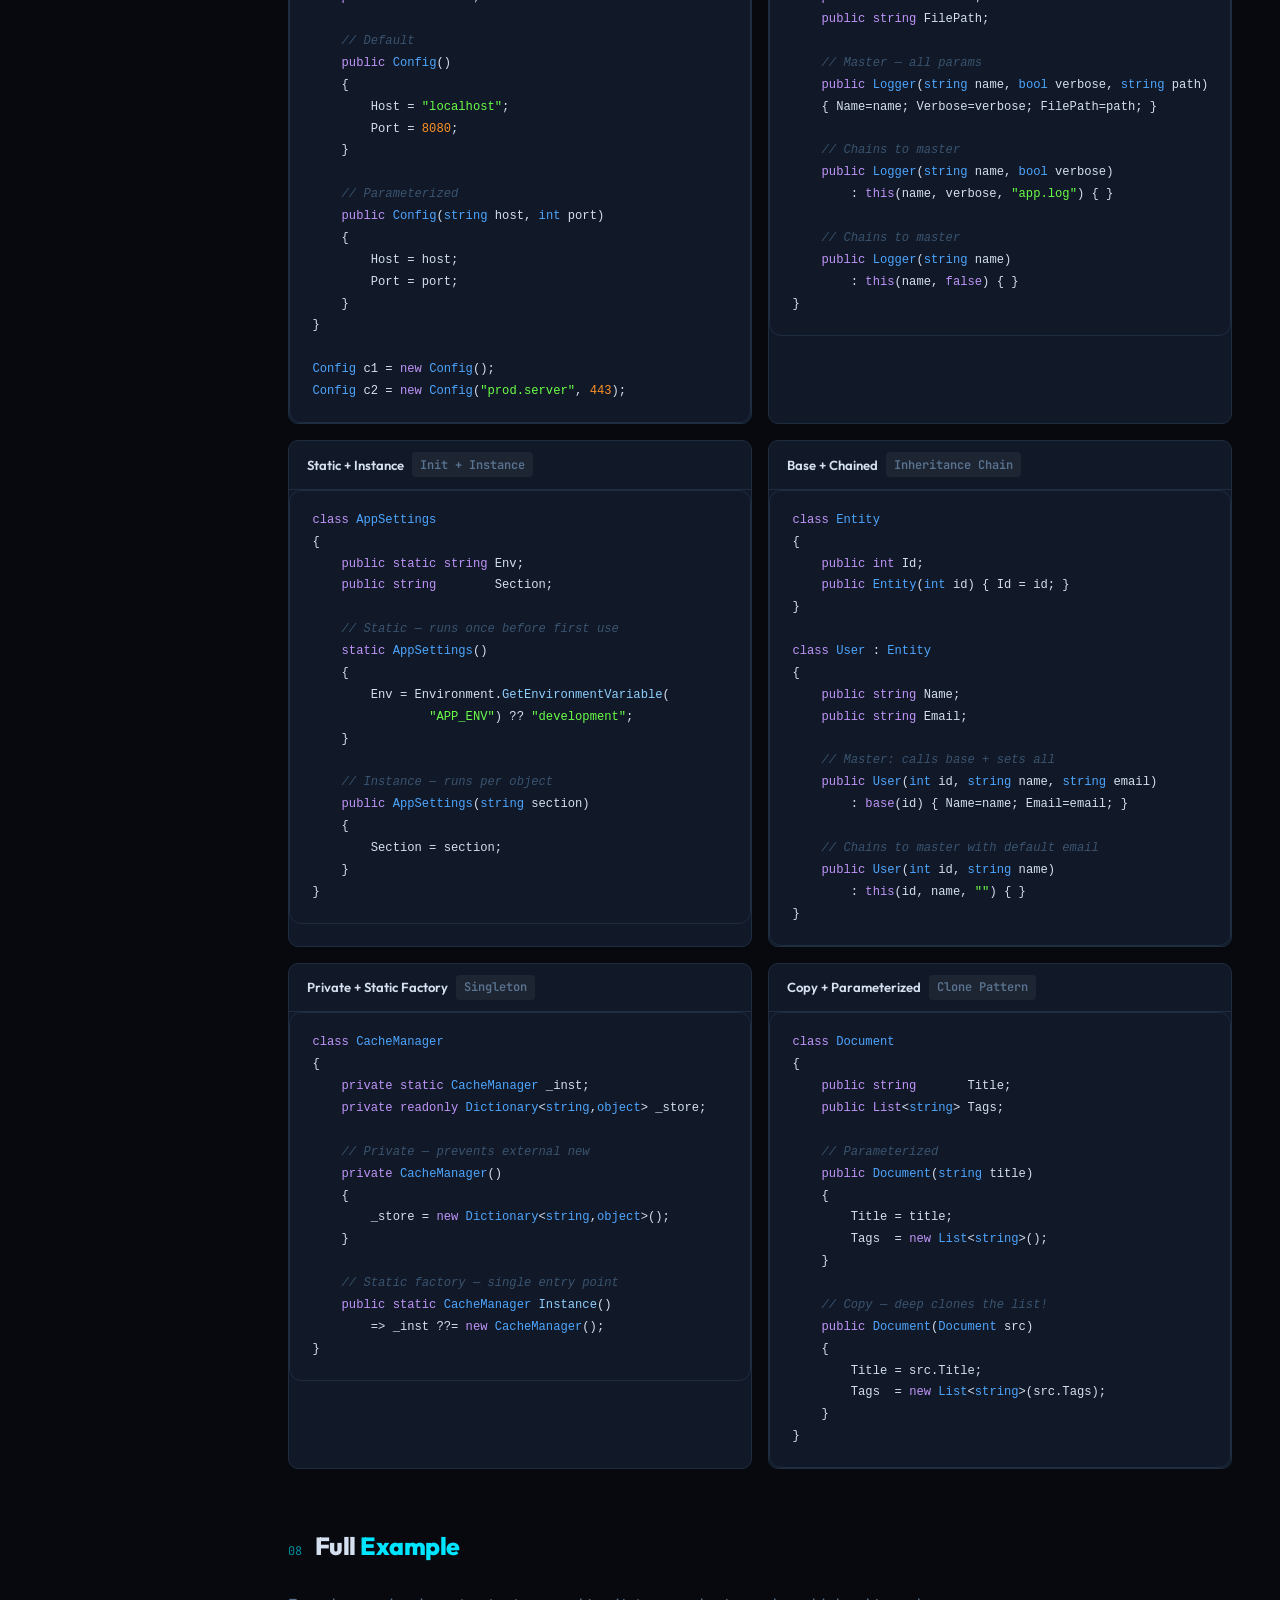
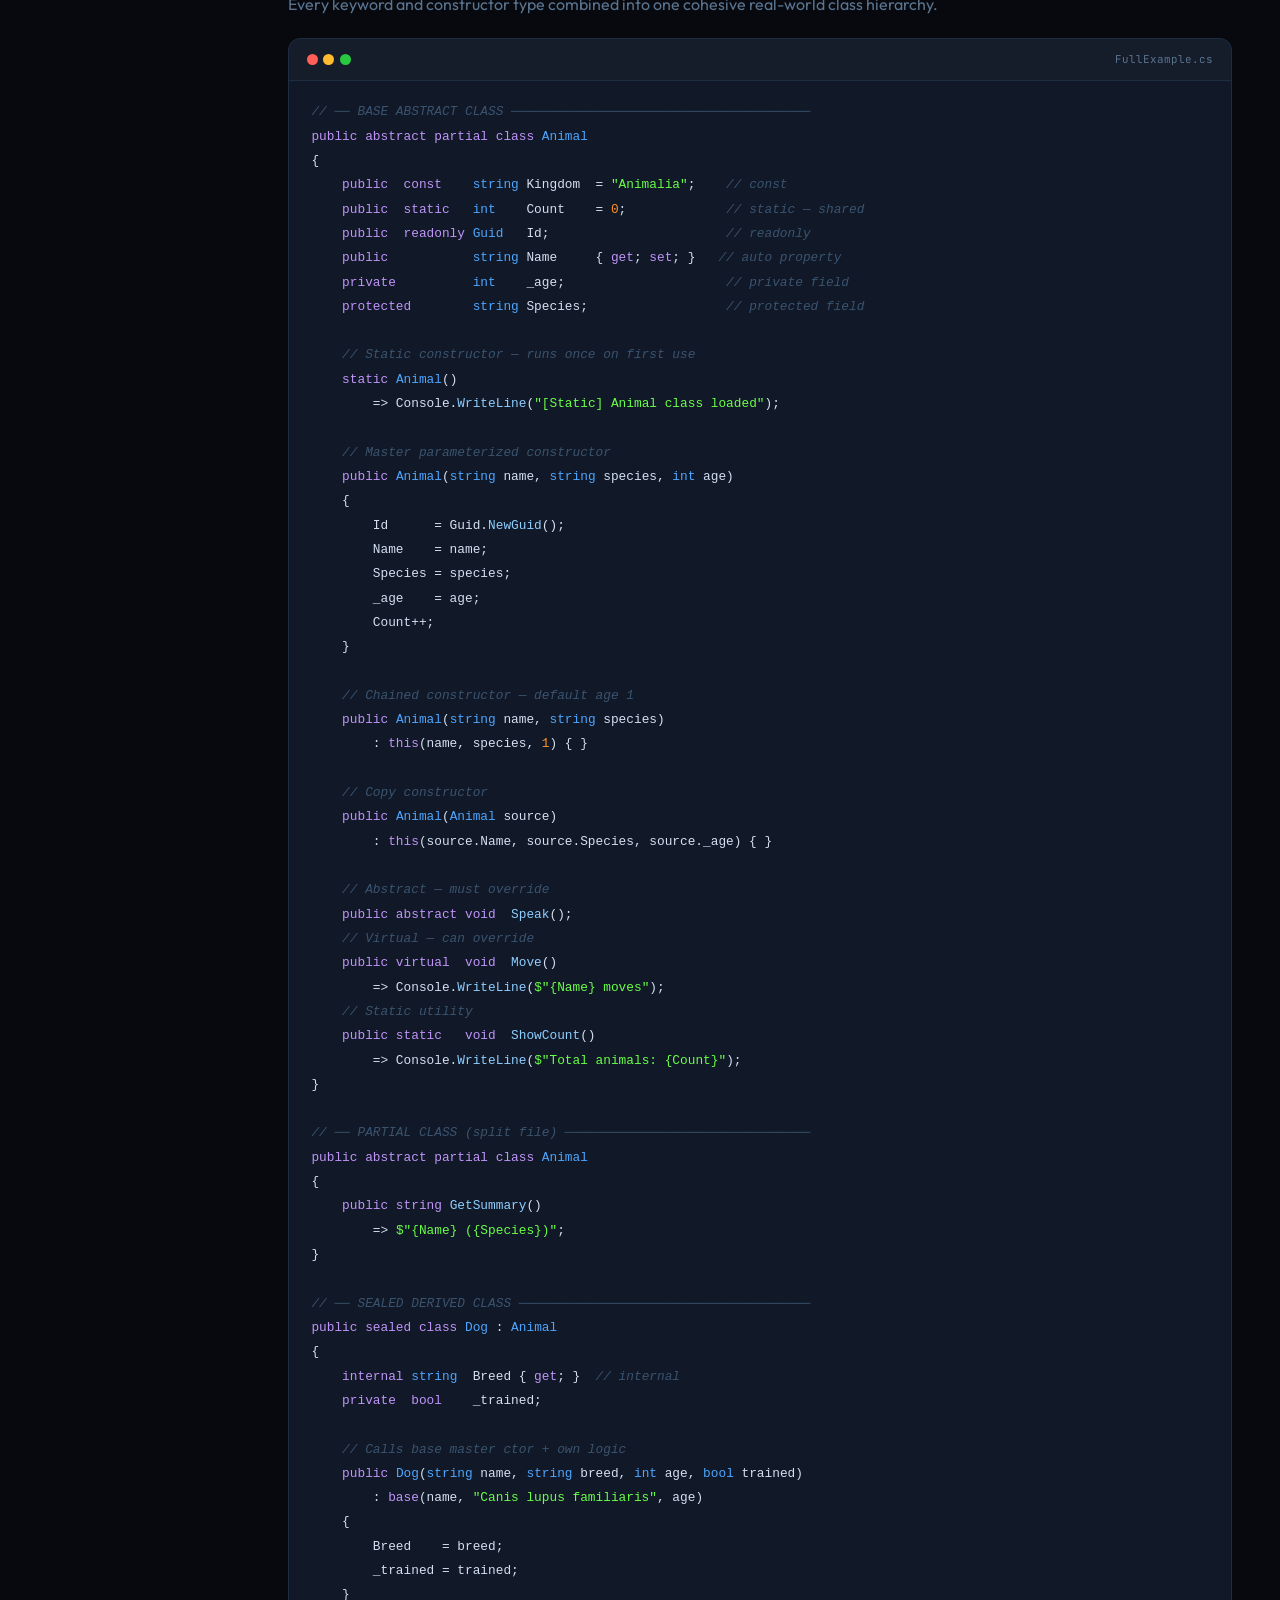
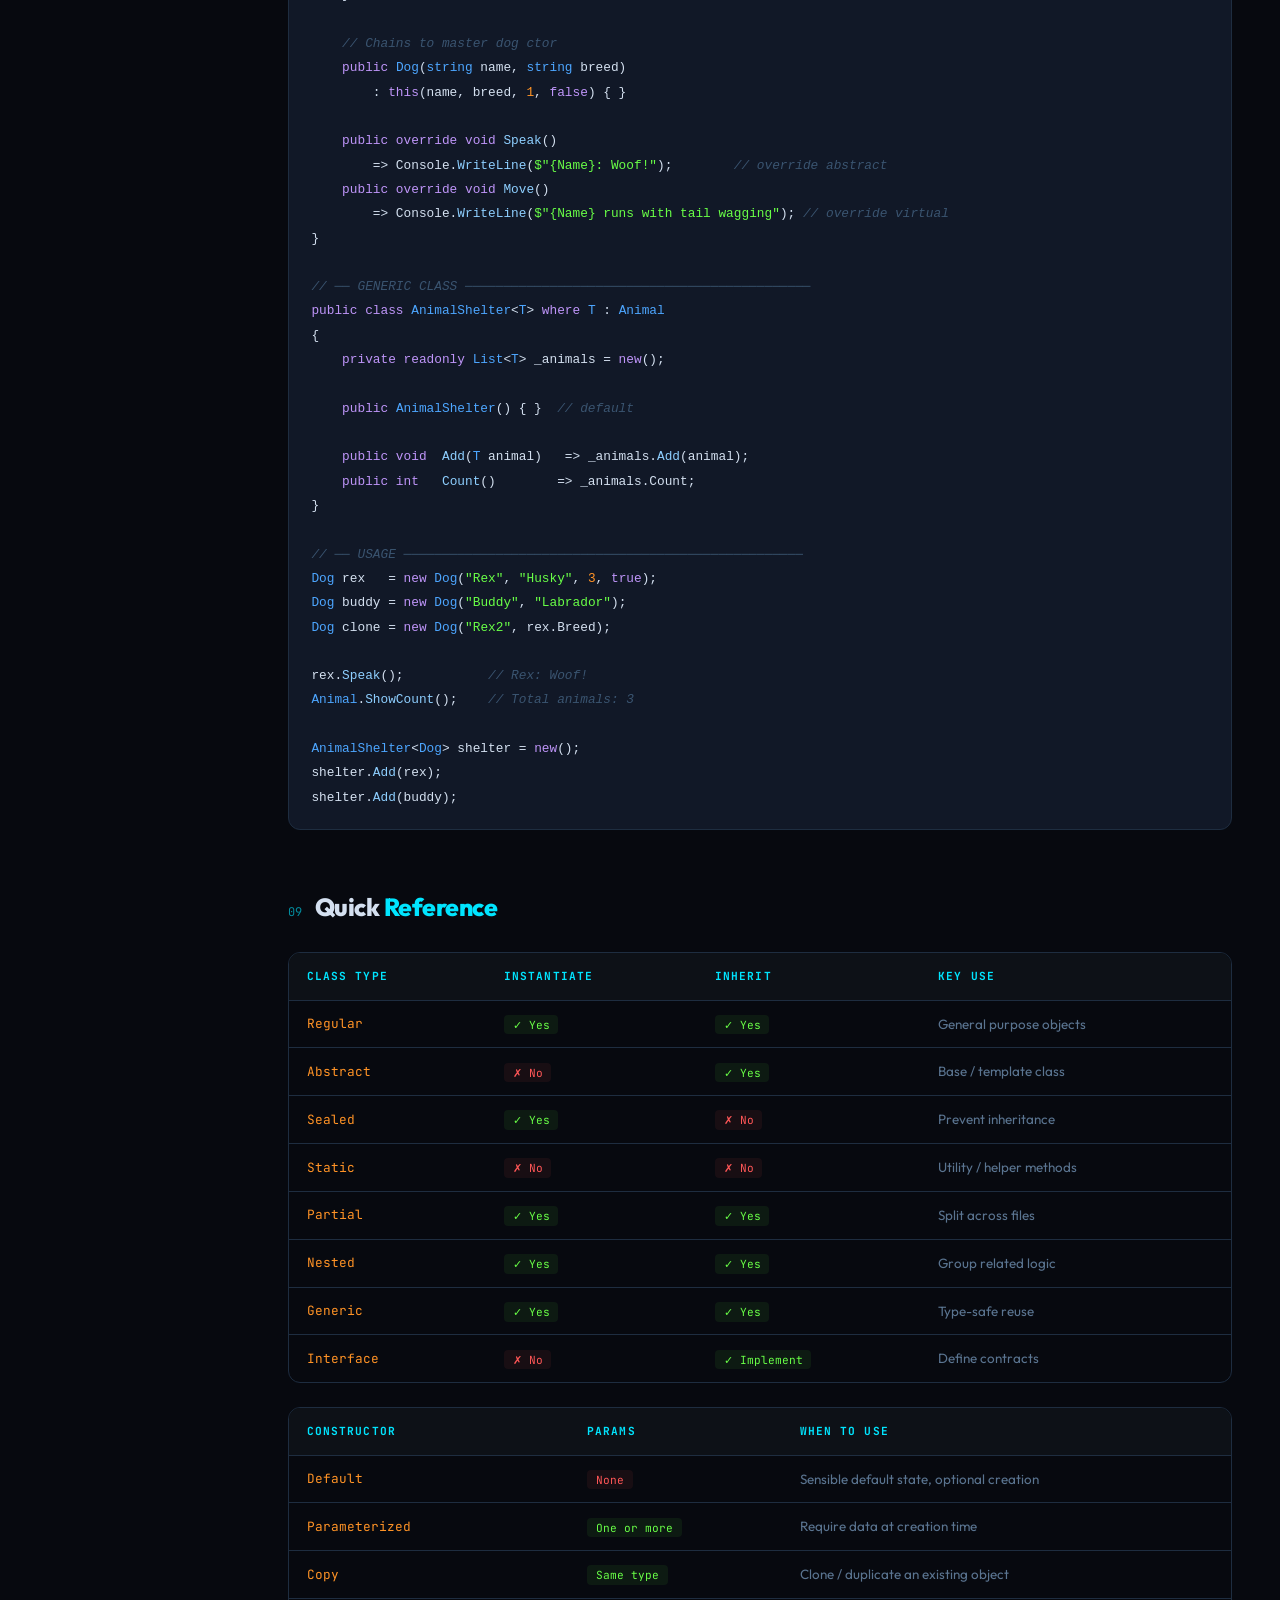
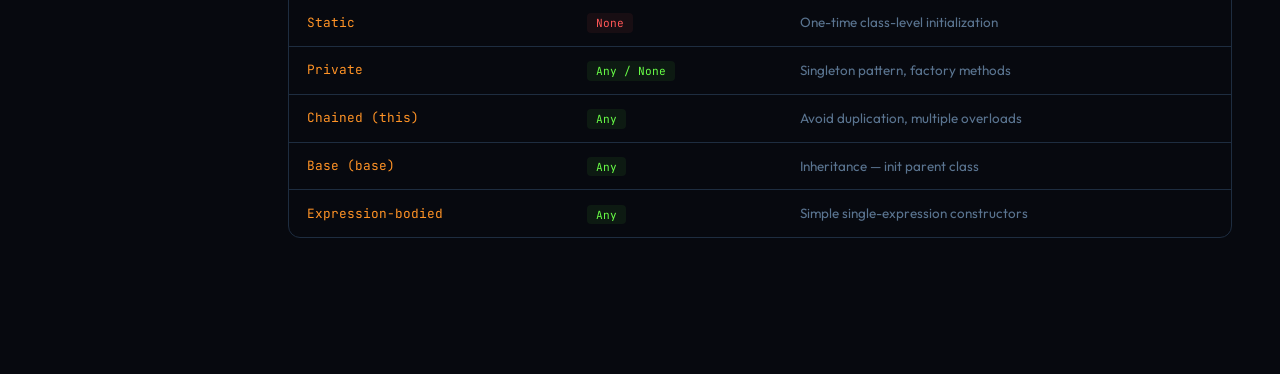
<file: assets/html/csharp-complete.html>
<!DOCTYPE html>
<html lang="en">
<head>
<meta charset="UTF-8"/>
<meta name="viewport" content="width=device-width,initial-scale=1.0"/>
<title>C# Complete Class Reference</title>
<link href="https://fonts.googleapis.com/css2?family=JetBrains+Mono:wght@300;400;500;600;700&family=Outfit:wght@300;400;500;600;700;800;900&display=swap" rel="stylesheet"/>
<style>
:root {
  --bg:       #07090f;
  --surface:  #0d1117;
  --card:     #111827;
  --border:   #1e2d40;
  --border2:  #253347;
  --cyan:     #00e5ff;
  --green:    #69ff47;
  --orange:   #ff9326;
  --purple:   #bf95f9;
  --pink:     #ff6b9d;
  --blue:     #4da6ff;
  --yellow:   #ffe566;
  --red:      #ff5757;
  --text:     #d4e0f0;
  --muted:    #5a7490;
  --muted2:   #3a5470;
  --kw:       #bf95f9;
  --ty:       #4da6ff;
  --st:       #69ff47;
  --cm:       #3a5470;
  --nm:       #ff9326;
  --fn:       #8ecfff;
  --prop:     #ffe566;
}
*,*::before,*::after{box-sizing:border-box;margin:0;padding:0}
html{scroll-behavior:smooth}
body{background:var(--bg);color:var(--text);font-family:'Outfit',sans-serif;line-height:1.7;overflow-x:hidden}

/* ── scrollbar ── */
::-webkit-scrollbar{width:5px;height:5px}
::-webkit-scrollbar-track{background:var(--surface)}
::-webkit-scrollbar-thumb{background:var(--border2);border-radius:3px}

/* ── layout ── */
.layout{display:flex;min-height:100vh}

/* ── sidebar ── */
.sidebar{width:240px;flex-shrink:0;background:var(--surface);border-right:1px solid var(--border);position:sticky;top:0;height:100vh;overflow-y:auto;padding:1.5rem 0}
.sidebar-logo{padding:.5rem 1.4rem 1.4rem;border-bottom:1px solid var(--border);margin-bottom:1rem}
.sidebar-logo span{font-family:'JetBrains Mono',monospace;font-size:.75rem;color:var(--cyan);letter-spacing:.12em}
.sidebar-logo h2{font-size:1.05rem;font-weight:700;letter-spacing:-.01em;line-height:1.3}
.nav-group{margin-bottom:1.2rem;padding:0 1rem}
.nav-label{font-size:.65rem;letter-spacing:.15em;color:var(--muted2);text-transform:uppercase;font-family:'JetBrains Mono',monospace;padding:.3rem .4rem;margin-bottom:.3rem}
.nav-link{display:flex;align-items:center;gap:.5rem;padding:.35rem .8rem;border-radius:6px;font-size:.82rem;color:var(--muted);text-decoration:none;transition:all .15s;cursor:pointer}
.nav-link:hover{background:rgba(0,229,255,.05);color:var(--text)}
.nav-link.active{background:rgba(0,229,255,.08);color:var(--cyan)}
.nav-link .dot{width:5px;height:5px;border-radius:50%;background:currentColor;flex-shrink:0}

/* ── main ── */
.main{flex:1;min-width:0;padding:2.5rem 3rem 5rem}

/* ── hero ── */
.hero{border:1px solid var(--border);border-radius:16px;background:var(--card);padding:3rem;margin-bottom:3rem;position:relative;overflow:hidden}
.hero::before{content:'';position:absolute;top:-60px;right:-60px;width:300px;height:300px;background:radial-gradient(circle,rgba(0,229,255,.06) 0%,transparent 70%)}
.hero::after{content:'';position:absolute;bottom:-40px;left:30%;width:200px;height:200px;background:radial-gradient(circle,rgba(105,255,71,.04) 0%,transparent 70%)}
.hero-tag{font-family:'JetBrains Mono',monospace;font-size:.7rem;color:var(--cyan);letter-spacing:.15em;margin-bottom:.8rem}
.hero h1{font-size:clamp(2rem,4vw,3.2rem);font-weight:900;letter-spacing:-.03em;line-height:1.1}
.hero h1 em{font-style:normal;color:var(--cyan)}
.hero p{color:var(--muted);margin-top:1rem;max-width:520px;font-size:.97rem}
.hero-chips{display:flex;flex-wrap:wrap;gap:.5rem;margin-top:1.5rem}
.chip{font-family:'JetBrains Mono',monospace;font-size:.72rem;padding:.3rem .8rem;border-radius:5px;border:1px solid var(--border2);color:var(--muted);background:rgba(255,255,255,.02);transition:all .2s}
.chip:hover{border-color:var(--cyan);color:var(--cyan)}

/* ── section ── */
.section{margin-bottom:3.5rem}
.section-head{display:flex;align-items:baseline;gap:.8rem;margin-bottom:1.5rem}
.section-num{font-family:'JetBrains Mono',monospace;font-size:.75rem;color:var(--cyan);opacity:.6}
.section h2{font-size:1.55rem;font-weight:800;letter-spacing:-.02em}
.section h2 span{color:var(--cyan)}

/* ── code block ── */
.cb{background:var(--card);border:1px solid var(--border);border-radius:12px;overflow:hidden;font-family:'JetBrains Mono',monospace;font-size:.8rem;line-height:1.9}
.cb-head{display:flex;align-items:center;gap:.4rem;padding:.65rem 1.1rem;border-bottom:1px solid var(--border);background:rgba(255,255,255,.015)}
.cb-dots{display:flex;gap:.35rem}
.d{width:11px;height:11px;border-radius:50%}
.dr{background:#ff5f57}.dy{background:#febc2e}.dg{background:#28c840}
.cb-file{margin-left:auto;font-size:.68rem;color:var(--muted)}
.cb-body{padding:1.2rem 1.4rem;overflow-x:auto}
.cb-body pre{white-space:pre}
.kw{color:var(--kw)}.ty{color:var(--ty)}.st{color:var(--st)}.cm{color:var(--cm);font-style:italic}.nm{color:var(--nm)}.fn{color:var(--fn)}.prop{color:var(--prop)}.acc{color:#89ddff}

/* ── class cards grid ── */
.cards{display:grid;grid-template-columns:repeat(auto-fill,minmax(300px,1fr));gap:1.2rem}
.cc{background:var(--card);border:1px solid var(--border);border-radius:12px;overflow:hidden;transition:transform .2s,border-color .2s}
.cc:hover{transform:translateY(-3px)}
.cc-top{padding:1.1rem 1.3rem .8rem;display:flex;gap:.9rem;align-items:flex-start}
.cc-icon{font-size:1.5rem;line-height:1;flex-shrink:0}
.cc-title h3{font-size:1rem;font-weight:700;margin-bottom:.2rem}
.cc-title p{font-size:.8rem;color:var(--muted);line-height:1.5}
.cc-tags{display:flex;gap:.35rem;padding:0 1.3rem .8rem;flex-wrap:wrap}
.tag{font-family:'JetBrains Mono',monospace;font-size:.65rem;padding:.18rem .55rem;border-radius:4px;border:1px solid}
.tg{color:var(--green);border-color:rgba(105,255,71,.2);background:rgba(105,255,71,.04)}
.tr{color:var(--red);border-color:rgba(255,87,87,.2);background:rgba(255,87,87,.04)}
.cc:nth-child(1){border-top:2px solid var(--cyan)} .cc:nth-child(1):hover{border-color:var(--cyan)}
.cc:nth-child(2){border-top:2px solid var(--green)} .cc:nth-child(2):hover{border-color:var(--green)}
.cc:nth-child(3){border-top:2px solid var(--red)} .cc:nth-child(3):hover{border-color:var(--red)}
.cc:nth-child(4){border-top:2px solid var(--orange)} .cc:nth-child(4):hover{border-color:var(--orange)}
.cc:nth-child(5){border-top:2px solid var(--purple)} .cc:nth-child(5):hover{border-color:var(--purple)}
.cc:nth-child(6){border-top:2px solid var(--yellow)} .cc:nth-child(6):hover{border-color:var(--yellow)}
.cc:nth-child(7){border-top:2px solid var(--blue)} .cc:nth-child(7):hover{border-color:var(--blue)}
.cc:nth-child(8){border-top:2px solid var(--pink)} .cc:nth-child(8):hover{border-color:var(--pink)}
.cc-code{border-top:1px solid var(--border)}

/* ── keyword section ── */
.kw-tabs{display:flex;gap:.5rem;margin-bottom:1rem;flex-wrap:wrap}
.kwt{font-family:'JetBrains Mono',monospace;font-size:.75rem;padding:.4rem 1rem;border-radius:6px;border:1px solid var(--border2);background:var(--card);color:var(--muted);cursor:pointer;transition:all .15s}
.kwt:hover{color:var(--text)}
.kwt.on{background:rgba(0,229,255,.1);border-color:var(--cyan);color:var(--cyan)}
.kp{display:none}.kp.on{display:block}
.kw-grid{display:grid;grid-template-columns:repeat(auto-fill,minmax(160px,1fr));gap:.6rem;margin-bottom:1rem}
.kwb{display:flex;align-items:center;gap:.5rem;padding:.5rem .9rem;border-radius:7px;border:1px solid var(--border);background:var(--card);cursor:pointer;transition:all .15s;font-family:'JetBrains Mono',monospace;font-size:.78rem}
.kwb:hover{border-color:var(--border2);background:rgba(255,255,255,.03)}
.kwb .pip{width:6px;height:6px;border-radius:50%;flex-shrink:0}
.info-panel{background:rgba(0,229,255,.04);border:1px solid rgba(0,229,255,.15);border-radius:8px;padding:.9rem 1.1rem;font-size:.85rem;color:var(--text);line-height:1.7;margin-bottom:1rem;min-height:56px;transition:all .2s}
.info-panel code{color:var(--cyan);font-family:'JetBrains Mono',monospace;font-size:.8rem}

/* ── constructor tabs ── */
.ctor-tabs{display:flex;gap:.4rem;flex-wrap:wrap;margin-bottom:1.2rem}
.ctab{font-family:'JetBrains Mono',monospace;font-size:.74rem;padding:.4rem .9rem;border-radius:6px;border:1px solid var(--border2);background:var(--card);color:var(--muted);cursor:pointer;transition:all .15s}
.ctab:hover{color:var(--text)}
.ctab.on{border-color:var(--orange);color:var(--orange);background:rgba(255,147,38,.06)}
.cpanel{display:none}.cpanel.on{display:block}
.ctor-desc{background:rgba(255,147,38,.05);border:1px solid rgba(255,147,38,.15);border-radius:8px;padding:.9rem 1.1rem;font-size:.85rem;color:var(--text);margin-bottom:1rem}
.ctor-desc strong{color:var(--orange)}

/* ── combinations table ── */
.combo-grid{display:grid;grid-template-columns:1fr 1fr;gap:1rem}
.combo-card{background:var(--card);border:1px solid var(--border);border-radius:10px;overflow:hidden}
.combo-head{padding:.7rem 1.1rem;border-bottom:1px solid var(--border);font-size:.82rem;font-weight:600;display:flex;align-items:center;gap:.5rem}
.combo-head .ci{font-size:.75rem;font-family:'JetBrains Mono',monospace;padding:.15rem .5rem;border-radius:4px;background:rgba(255,255,255,.05);color:var(--muted)}

/* ── ref table ── */
.rtable{width:100%;border-collapse:collapse;font-size:.84rem}
.rtable thead{background:var(--surface)}
.rtable th{font-family:'JetBrains Mono',monospace;font-size:.7rem;letter-spacing:.1em;text-transform:uppercase;color:var(--cyan);padding:.85rem 1.1rem;text-align:left;border-bottom:1px solid var(--border)}
.rtable td{padding:.75rem 1.1rem;border-bottom:1px solid var(--border);color:var(--muted)}
.rtable td:first-child{font-family:'JetBrains Mono',monospace;color:var(--orange);font-size:.8rem}
.rtable tr:last-child td{border-bottom:none}
.rtable tr:hover td{background:rgba(255,255,255,.015);color:var(--text)}
.ybadge,.nbadge{font-family:'JetBrains Mono',monospace;font-size:.7rem;padding:.18rem .55rem;border-radius:4px}
.ybadge{color:var(--green);background:rgba(105,255,71,.07)}
.nbadge{color:var(--red);background:rgba(255,87,87,.07)}
.tbl-wrap{border:1px solid var(--border);border-radius:12px;overflow:hidden}

/* ── reveal ── */
.rev{opacity:0;transform:translateY(20px);transition:opacity .55s ease,transform .55s ease}
.rev.vis{opacity:1;transform:translateY(0)}

/* ── responsive ── */
@media(max-width:900px){
  .sidebar{display:none}
  .main{padding:1.5rem 1.2rem 4rem}
  .combo-grid{grid-template-columns:1fr}
}
</style>
</head>
<body>
<div class="layout">

<!-- ── SIDEBAR ── -->
<nav class="sidebar">
  <div class="sidebar-logo">
    <span>// C# REFERENCE</span>
    <h2>Classes &<br/>Constructors</h2>
  </div>
  <div class="nav-group">
    <div class="nav-label">Overview</div>
    <a class="nav-link active" href="#what-is"><span class="dot"></span>What is a Class</a>
    <a class="nav-link" href="#class-types"><span class="dot"></span>Class Types</a>
  </div>
  <div class="nav-group">
    <div class="nav-label">Keywords</div>
    <a class="nav-link" href="#access-mods"><span class="dot"></span>Access Modifiers</a>
    <a class="nav-link" href="#class-mods"><span class="dot"></span>Class Modifiers</a>
    <a class="nav-link" href="#member-mods"><span class="dot"></span>Member Modifiers</a>
  </div>
  <div class="nav-group">
    <div class="nav-label">Constructors</div>
    <a class="nav-link" href="#ctor-types"><span class="dot"></span>Constructor Types</a>
    <a class="nav-link" href="#ctor-combos"><span class="dot"></span>Combinations</a>
    <a class="nav-link" href="#full-example"><span class="dot"></span>Full Example</a>
  </div>
  <div class="nav-group">
    <div class="nav-label">Reference</div>
    <a class="nav-link" href="#quick-ref"><span class="dot"></span>Quick Reference</a>
  </div>
</nav>

<!-- ── MAIN ── -->
<main class="main">

  <!-- HERO -->
  <div class="hero rev">
    <div class="hero-tag">// C# COMPLETE CLASS REFERENCE</div>
    <h1>Classes, Keywords<br/>&amp; <em>Constructors</em></h1>
    <p>Every class type, keyword modifier, and constructor pattern in C# — with syntax-highlighted examples and explanations.</p>
    <div class="hero-chips">
      <span class="chip">8 Class Types</span>
      <span class="chip">6 Access Levels</span>
      <span class="chip">10 Member Keywords</span>
      <span class="chip">8 Constructor Types</span>
      <span class="chip">Constructor Combos</span>
    </div>
  </div>

  <!-- ── WHAT IS A CLASS ── -->
  <section class="section rev" id="what-is">
    <div class="section-head">
      <span class="section-num">01</span>
      <h2>What is a <span>Class?</span></h2>
    </div>
    <p style="color:var(--muted);margin-bottom:1.2rem;max-width:620px">A <strong style="color:var(--text)">class</strong> is a blueprint for creating objects — it defines data (fields/properties) and behavior (methods) bundled together. It is the foundation of Object-Oriented Programming in C#.</p>
    <div class="cb">
      <div class="cb-head"><div class="cb-dots"><div class="d dr"></div><div class="d dy"></div><div class="d dg"></div></div><span class="cb-file">Car.cs</span></div>
      <div class="cb-body"><pre><span class="kw">class</span> <span class="ty">Car</span>
{
    <span class="cm">// Fields (data)</span>
    <span class="kw">public</span> <span class="ty">string</span> Brand;
    <span class="kw">public</span> <span class="ty">int</span>    Speed;

    <span class="cm">// Constructor</span>
    <span class="kw">public</span> <span class="ty">Car</span>(<span class="ty">string</span> brand, <span class="ty">int</span> speed)
    {
        Brand = brand;
        Speed = speed;
    }

    <span class="cm">// Method (behavior)</span>
    <span class="kw">public void</span> <span class="fn">Drive</span>()
        => Console.<span class="fn">WriteLine</span>(<span class="st">$"{Brand} is driving at {Speed} km/h"</span>);
}

<span class="cm">// Creating an object (instance)</span>
<span class="ty">Car</span> myCar = <span class="kw">new</span> <span class="ty">Car</span>(<span class="st">"Toyota"</span>, <span class="nm">120</span>);
myCar.<span class="fn">Drive</span>(); <span class="cm">// Toyota is driving at 120 km/h</span></pre></div>
    </div>
  </section>

  <!-- ── CLASS TYPES ── -->
  <section class="section rev" id="class-types">
    <div class="section-head">
      <span class="section-num">02</span>
      <h2>8 Types of <span>Classes</span></h2>
    </div>
    <div class="cards">

      <div class="cc">
        <div class="cc-top"><div class="cc-icon">🔷</div><div class="cc-title"><h3>Regular Class</h3><p>Standard class. Can be instantiated and inherited freely.</p></div></div>
        <div class="cc-tags"><span class="tag tg">✓ Instantiate</span><span class="tag tg">✓ Inherit</span></div>
        <div class="cc-code cb"><div class="cb-body"><pre><span class="kw">class</span> <span class="ty">Animal</span>
{
    <span class="kw">public</span> <span class="ty">string</span> Name;
    <span class="kw">public void</span> <span class="fn">Speak</span>()
        => Console.<span class="fn">WriteLine</span>(<span class="st">$"{Name} speaks"</span>);
}
<span class="ty">Animal</span> a = <span class="kw">new</span> <span class="ty">Animal</span>(); <span class="cm">// ✅ OK</span></pre></div></div>
      </div>

      <div class="cc">
        <div class="cc-top"><div class="cc-icon">🔶</div><div class="cc-title"><h3>Abstract Class</h3><p>Cannot instantiate directly. Forces subclasses to implement abstract members.</p></div></div>
        <div class="cc-tags"><span class="tag tr">✗ Instantiate</span><span class="tag tg">✓ Inherit</span></div>
        <div class="cc-code cb"><div class="cb-body"><pre><span class="kw">abstract class</span> <span class="ty">Shape</span>
{
    <span class="kw">public abstract double</span> <span class="fn">Area</span>();
}
<span class="kw">class</span> <span class="ty">Circle</span> : <span class="ty">Shape</span>
{
    <span class="kw">public double</span> Radius;
    <span class="kw">public override double</span> <span class="fn">Area</span>()
        => Math.PI * Radius * Radius;
}</pre></div></div>
      </div>

      <div class="cc">
        <div class="cc-top"><div class="cc-icon">🔒</div><div class="cc-title"><h3>Sealed Class</h3><p>Cannot be inherited. Used to prevent extension for security or performance.</p></div></div>
        <div class="cc-tags"><span class="tag tg">✓ Instantiate</span><span class="tag tr">✗ Inherit</span></div>
        <div class="cc-code cb"><div class="cb-body"><pre><span class="kw">sealed class</span> <span class="ty">BankAccount</span>
{
    <span class="kw">public double</span> Balance { <span class="kw">get</span>; <span class="kw">set</span>; }
}
<span class="cm">// class Savings : BankAccount { } ❌</span></pre></div></div>
      </div>

      <div class="cc">
        <div class="cc-top"><div class="cc-icon">📦</div><div class="cc-title"><h3>Static Class</h3><p>Only static members. No instantiation or inheritance. Used for utilities.</p></div></div>
        <div class="cc-tags"><span class="tag tr">✗ Instantiate</span><span class="tag tr">✗ Inherit</span></div>
        <div class="cc-code cb"><div class="cb-body"><pre><span class="kw">static class</span> <span class="ty">MathHelper</span>
{
    <span class="kw">public static int</span> <span class="fn">Square</span>(<span class="kw">int</span> x) => x * x;
    <span class="kw">public static int</span> <span class="fn">Cube</span>(<span class="kw">int</span> x) => x * x * x;
}
MathHelper.<span class="fn">Square</span>(<span class="nm">4</span>); <span class="cm">// → 16</span></pre></div></div>
      </div>

      <div class="cc">
        <div class="cc-top"><div class="cc-icon">🧩</div><div class="cc-title"><h3>Partial Class</h3><p>Splits a class across multiple files. All parts merge at compile time.</p></div></div>
        <div class="cc-tags"><span class="tag tg">✓ Instantiate</span><span class="tag tg">✓ Inherit</span></div>
        <div class="cc-code cb"><div class="cb-body"><pre><span class="cm">// File1.cs</span>
<span class="kw">partial class</span> <span class="ty">Employee</span>
{ <span class="kw">public string</span> Name; }

<span class="cm">// File2.cs</span>
<span class="kw">partial class</span> <span class="ty">Employee</span>
{
    <span class="kw">public void</span> <span class="fn">Display</span>()
        => Console.<span class="fn">WriteLine</span>(Name);
}</pre></div></div>
      </div>

      <div class="cc">
        <div class="cc-top"><div class="cc-icon">🪆</div><div class="cc-title"><h3>Nested Class</h3><p>Defined inside another class. Groups tightly-related logic together.</p></div></div>
        <div class="cc-tags"><span class="tag tg">✓ Instantiate</span><span class="tag tg">✓ Inherit</span></div>
        <div class="cc-code cb"><div class="cb-body"><pre><span class="kw">class</span> <span class="ty">Outer</span>
{
    <span class="kw">private int</span> x = <span class="nm">10</span>;
    <span class="kw">class</span> <span class="ty">Inner</span>
    {
        <span class="kw">public void</span> <span class="fn">Show</span>()
            => Console.<span class="fn">WriteLine</span>(<span class="st">"Inner class"</span>);
    }
}</pre></div></div>
      </div>

      <div class="cc">
        <div class="cc-top"><div class="cc-icon">🏗️</div><div class="cc-title"><h3>Generic Class</h3><p>Works with any data type using type parameters &lt;T&gt;. Type-safe and reusable.</p></div></div>
        <div class="cc-tags"><span class="tag tg">✓ Instantiate</span><span class="tag tg">✓ Inherit</span></div>
        <div class="cc-code cb"><div class="cb-body"><pre><span class="kw">class</span> <span class="ty">Box</span>&lt;<span class="ty">T</span>&gt;
{
    <span class="kw">public</span> <span class="ty">T</span> Value;
    <span class="kw">public void</span> <span class="fn">Show</span>()
        => Console.<span class="fn">WriteLine</span>(Value);
}
<span class="ty">Box</span>&lt;<span class="ty">int</span>&gt; b = <span class="kw">new</span>() { Value = <span class="nm">42</span> };</pre></div></div>
      </div>

      <div class="cc">
        <div class="cc-top"><div class="cc-icon">📋</div><div class="cc-title"><h3>Interface</h3><p>Defines a contract. All members must be implemented by the class.</p></div></div>
        <div class="cc-tags"><span class="tag tr">✗ Instantiate</span><span class="tag tg">✓ Implement</span></div>
        <div class="cc-code cb"><div class="cb-body"><pre><span class="kw">interface</span> <span class="ty">IFlyable</span>
{
    <span class="kw">void</span> <span class="fn">Fly</span>();
}
<span class="kw">class</span> <span class="ty">Bird</span> : <span class="ty">IFlyable</span>
{
    <span class="kw">public void</span> <span class="fn">Fly</span>()
        => Console.<span class="fn">WriteLine</span>(<span class="st">"Flying!"</span>);
}</pre></div></div>
      </div>

    </div>
  </section>

  <!-- ── ACCESS MODIFIERS ── -->
  <section class="section rev" id="access-mods">
    <div class="section-head">
      <span class="section-num">03</span>
      <h2>Access <span>Modifiers</span></h2>
    </div>
    <div class="kw-grid">
      <div class="kwb" onclick="setInfo('ai','<strong style=color:var(--kw)>public</strong> — Accessible from <em>anywhere</em>. No restrictions. Most open access level.')"><div class="pip" style="background:var(--purple)"></div><span class="kw">public</span></div>
      <div class="kwb" onclick="setInfo('ai','<strong style=color:var(--kw)>private</strong> — Accessible only within the <em>same class</em>. Most restrictive. Default for members.')"><div class="pip" style="background:var(--red)"></div><span class="kw">private</span></div>
      <div class="kwb" onclick="setInfo('ai','<strong style=color:var(--kw)>protected</strong> — Accessible in the same class <em>and any derived (child) classes</em>.')"><div class="pip" style="background:var(--orange)"></div><span class="kw">protected</span></div>
      <div class="kwb" onclick="setInfo('ai','<strong style=color:var(--kw)>internal</strong> — Accessible within the <em>same assembly (.dll / .exe)</em> only. Not visible outside.')"><div class="pip" style="background:var(--blue)"></div><span class="kw">internal</span></div>
      <div class="kwb" onclick="setInfo('ai','<strong style=color:var(--kw)>protected internal</strong> — Accessible from same assembly <em>OR</em> any derived class. Union of both.')"><div class="pip" style="background:var(--green)"></div><span class="kw">protected internal</span></div>
      <div class="kwb" onclick="setInfo('ai','<strong style=color:var(--kw)>private protected</strong> — Accessible from derived classes <em>only within the same assembly</em>. Intersection.')"><div class="pip" style="background:var(--yellow)"></div><span class="kw">private protected</span></div>
    </div>
    <div class="info-panel" id="ai"><strong style="color:var(--kw)">public</strong> — Accessible from <em>anywhere</em>. No restrictions. Most open access level.</div>
    <div class="cb">
      <div class="cb-head"><div class="cb-dots"><div class="d dr"></div><div class="d dy"></div><div class="d dg"></div></div><span class="cb-file">AccessModifiers.cs</span></div>
      <div class="cb-body"><pre><span class="kw">class</span> <span class="ty">BankAccount</span>
{
    <span class="kw">public</span>             <span class="ty">string</span>  AccountNumber;  <span class="cm">// Anyone can read/write</span>
    <span class="kw">private</span>            <span class="ty">double</span>  _balance;       <span class="cm">// Only this class</span>
    <span class="kw">protected</span>          <span class="ty">string</span>  OwnerName;      <span class="cm">// This class + subclasses</span>
    <span class="kw">internal</span>           <span class="ty">bool</span>    IsActive;       <span class="cm">// Same assembly only</span>
    <span class="kw">protected internal</span> <span class="ty">int</span>     BranchCode;     <span class="cm">// Derived OR same assembly</span>
    <span class="kw">private protected</span>  <span class="ty">double</span>  InterestRate;   <span class="cm">// Derived AND same assembly</span>

    <span class="kw">public void</span> <span class="fn">Deposit</span>(<span class="ty">double</span> amount)
    {
        _balance += amount; <span class="cm">// private field used safely inside class</span>
    }

    <span class="kw">public double</span> <span class="fn">GetBalance</span>() => _balance; <span class="cm">// expose via public method</span>
}</pre></div>
    </div>
  </section>

  <!-- ── CLASS MODIFIERS ── -->
  <section class="section rev" id="class-mods">
    <div class="section-head">
      <span class="section-num">04</span>
      <h2>Class <span>Modifiers</span></h2>
    </div>
    <div class="kw-grid">
      <div class="kwb" onclick="setInfo('ci','<strong style=color:var(--kw)>abstract</strong> — Cannot be instantiated. Must be subclassed. May contain abstract members with no body.')"><div class="pip" style="background:var(--purple)"></div><span class="kw">abstract</span></div>
      <div class="kwb" onclick="setInfo('ci','<strong style=color:var(--kw)>sealed</strong> — Cannot be inherited. No class can derive from it. Used for security or JIT optimization.')"><div class="pip" style="background:var(--red)"></div><span class="kw">sealed</span></div>
      <div class="kwb" onclick="setInfo('ci','<strong style=color:var(--kw)>static</strong> — Cannot be instantiated or inherited. Contains only static members. For utility classes.')"><div class="pip" style="background:var(--blue)"></div><span class="kw">static</span></div>
      <div class="kwb" onclick="setInfo('ci','<strong style=color:var(--kw)>partial</strong> — Splits the class across multiple files. All parts merge into one class at compile time.')"><div class="pip" style="background:var(--orange)"></div><span class="kw">partial</span></div>
    </div>
    <div class="info-panel" id="ci"><strong style="color:var(--kw)">abstract</strong> — Cannot be instantiated. Must be subclassed. May contain abstract members with no body.</div>
    <div class="cb">
      <div class="cb-head"><div class="cb-dots"><div class="d dr"></div><div class="d dy"></div><div class="d dg"></div></div><span class="cb-file">ClassModifiers.cs</span></div>
      <div class="cb-body"><pre><span class="cm">// abstract — template class, cannot create object directly</span>
<span class="kw">public abstract class</span> <span class="ty">Vehicle</span>
{
    <span class="kw">public abstract void</span> <span class="fn">Start</span>();
    <span class="kw">public void</span> <span class="fn">Stop</span>() => Console.<span class="fn">WriteLine</span>(<span class="st">"Stopped"</span>);
}

<span class="cm">// sealed — prevents all inheritance</span>
<span class="kw">public sealed class</span> <span class="ty">Car</span> : <span class="ty">Vehicle</span>
{
    <span class="kw">public override void</span> <span class="fn">Start</span>() => Console.<span class="fn">WriteLine</span>(<span class="st">"Car started"</span>);
}

<span class="cm">// static — utility class, no instance possible</span>
<span class="kw">public static class</span> <span class="ty">StringUtils</span>
{
    <span class="kw">public static string</span> <span class="fn">Reverse</span>(<span class="ty">string</span> s)
        => <span class="kw">new</span> <span class="ty">string</span>(s.<span class="fn">ToCharArray</span>().Reverse().<span class="fn">ToArray</span>());
}

<span class="cm">// partial — class split across files (common in generated code)</span>
<span class="kw">public partial class</span> <span class="ty">Order</span> { <span class="kw">public int</span> Id; }       <span class="cm">// File 1</span>
<span class="kw">public partial class</span> <span class="ty">Order</span> { <span class="kw">public void</span> <span class="fn">Ship</span>() {} }  <span class="cm">// File 2</span></pre></div>
    </div>
  </section>

  <!-- ── MEMBER MODIFIERS ── -->
  <section class="section rev" id="member-mods">
    <div class="section-head">
      <span class="section-num">05</span>
      <h2>Member <span>Modifiers</span></h2>
    </div>
    <div class="kw-grid">
      <div class="kwb" onclick="setInfo('mi','<strong style=color:var(--kw)>static</strong> — Belongs to the class itself, not an instance. Access via <code>ClassName.Member</code>.')"><div class="pip" style="background:var(--blue)"></div><span class="kw">static</span></div>
      <div class="kwb" onclick="setInfo('mi','<strong style=color:var(--kw)>virtual</strong> — Has a default body but <em>can be overridden</em> in derived classes using <code>override</code>.')"><div class="pip" style="background:var(--green)"></div><span class="kw">virtual</span></div>
      <div class="kwb" onclick="setInfo('mi','<strong style=color:var(--kw)>override</strong> — Replaces a <code>virtual</code> or <code>abstract</code> member from the base class with a new implementation.')"><div class="pip" style="background:var(--yellow)"></div><span class="kw">override</span></div>
      <div class="kwb" onclick="setInfo('mi','<strong style=color:var(--kw)>abstract</strong> — No body at all. Must be overridden in every non-abstract derived class.')"><div class="pip" style="background:var(--purple)"></div><span class="kw">abstract</span></div>
      <div class="kwb" onclick="setInfo('mi','<strong style=color:var(--kw)>readonly</strong> — Can only be set in the declaration or constructor. Immutable after object creation.')"><div class="pip" style="background:var(--orange)"></div><span class="kw">readonly</span></div>
      <div class="kwb" onclick="setInfo('mi','<strong style=color:var(--kw)>const</strong> — Compile-time constant. Must be assigned immediately. Implicitly static. Never changes.')"><div class="pip" style="background:var(--red)"></div><span class="kw">const</span></div>
      <div class="kwb" onclick="setInfo('mi','<strong style=color:var(--kw)>new</strong> — Hides a member from the base class. Different from override — base version still exists.')"><div class="pip" style="background:var(--cyan)"></div><span class="kw">new</span></div>
      <div class="kwb" onclick="setInfo('mi','<strong style=color:var(--kw)>sealed override</strong> — Overrides a method AND prevents further overriding in any subclass below.')"><div class="pip" style="background:var(--pink)"></div><span class="kw">sealed override</span></div>
      <div class="kwb" onclick="setInfo('mi','<strong style=color:var(--kw)>extern</strong> — Declares a method implemented externally (e.g. via P/Invoke from unmanaged DLL).')"><div class="pip" style="background:var(--muted)"></div><span class="kw">extern</span></div>
      <div class="kwb" onclick="setInfo('mi','<strong style=color:var(--kw)>volatile</strong> — Field may be modified by multiple threads. Prevents compiler caching optimizations.')"><div class="pip" style="background:var(--muted)"></div><span class="kw">volatile</span></div>
    </div>
    <div class="info-panel" id="mi"><strong style="color:var(--kw)">static</strong> — Belongs to the class itself, not an instance. Access via <code>ClassName.Member</code>.</div>
    <div class="cb">
      <div class="cb-head"><div class="cb-dots"><div class="d dr"></div><div class="d dy"></div><div class="d dg"></div></div><span class="cb-file">MemberModifiers.cs</span></div>
      <div class="cb-body"><pre><span class="kw">abstract class</span> <span class="ty">Shape</span>
{
    <span class="kw">public  const</span>    <span class="ty">string</span> Category = <span class="st">"Geometry"</span>;    <span class="cm">// compile-time constant</span>
    <span class="kw">public  static</span>   <span class="ty">int</span>    Count    = <span class="nm">0</span>;             <span class="cm">// shared across all instances</span>
    <span class="kw">public  readonly</span> <span class="ty">Guid</span>   Id;                       <span class="cm">// set once in constructor</span>

    <span class="kw">public abstract double</span> <span class="fn">Area</span>();          <span class="cm">// no body — MUST be overridden</span>
    <span class="kw">public virtual  string</span> <span class="fn">Describe</span>()      <span class="cm">// has body — CAN be overridden</span>
        => <span class="st">"I am a shape"</span>;
}

<span class="kw">class</span> <span class="ty">Circle</span> : <span class="ty">Shape</span>
{
    <span class="kw">public double</span> Radius;
    <span class="kw">public override double</span> <span class="fn">Area</span>()
        => Math.PI * Radius * Radius;       <span class="cm">// override abstract</span>
    <span class="kw">public override string</span> <span class="fn">Describe</span>()
        => <span class="st">"I am a circle"</span>;                <span class="cm">// override virtual</span>
}

<span class="kw">class</span> <span class="ty">SpecialCircle</span> : <span class="ty">Circle</span>
{
    <span class="kw">public new double</span> Radius;              <span class="cm">// hides parent's Radius</span>
    <span class="kw">public sealed override string</span> <span class="fn">Describe</span>()
        => <span class="st">"I am special"</span>;                <span class="cm">// blocks further override</span>
}</pre></div>
    </div>
  </section>

  <!-- ── CONSTRUCTOR TYPES ── -->
  <section class="section rev" id="ctor-types">
    <div class="section-head">
      <span class="section-num">06</span>
      <h2>Constructor <span>Types</span></h2>
    </div>
    <div class="ctor-tabs">
      <button class="ctab on" onclick="showC('c1',this)">Default</button>
      <button class="ctab" onclick="showC('c2',this)">Parameterized</button>
      <button class="ctab" onclick="showC('c3',this)">Copy</button>
      <button class="ctab" onclick="showC('c4',this)">Static</button>
      <button class="ctab" onclick="showC('c5',this)">Private</button>
      <button class="ctab" onclick="showC('c6',this)">Chained (this)</button>
      <button class="ctab" onclick="showC('c7',this)">Base (base)</button>
      <button class="ctab" onclick="showC('c8',this)">Expression-bodied</button>
    </div>

    <!-- Default -->
    <div class="cpanel on" id="c1">
      <div class="ctor-desc"><strong>Default Constructor</strong> — Takes no parameters. If you define no constructor at all, C# automatically provides this. Sets all fields to their default values (0, null, false).</div>
      <div class="cb"><div class="cb-head"><div class="cb-dots"><div class="d dr"></div><div class="d dy"></div><div class="d dg"></div></div><span class="cb-file">Default.cs</span></div>
      <div class="cb-body"><pre><span class="kw">class</span> <span class="ty">Person</span>
{
    <span class="kw">public string</span> Name;
    <span class="kw">public int</span>    Age;

    <span class="cm">// Default constructor — no parameters</span>
    <span class="kw">public</span> <span class="ty">Person</span>()
    {
        Name = <span class="st">"Unknown"</span>;
        Age  = <span class="nm">0</span>;
    }
}

<span class="cm">// Usage</span>
<span class="ty">Person</span> p = <span class="kw">new</span> <span class="ty">Person</span>(); <span class="cm">// Name = "Unknown", Age = 0</span>
Console.<span class="fn">WriteLine</span>(p.Name); <span class="cm">// Unknown</span></pre></div></div>
    </div>

    <!-- Parameterized -->
    <div class="cpanel" id="c2">
      <div class="ctor-desc"><strong>Parameterized Constructor</strong> — Accepts one or more arguments. Allows setting field values at the time of object creation. Most commonly used constructor type.</div>
      <div class="cb"><div class="cb-head"><div class="cb-dots"><div class="d dr"></div><div class="d dy"></div><div class="d dg"></div></div><span class="cb-file">Parameterized.cs</span></div>
      <div class="cb-body"><pre><span class="kw">class</span> <span class="ty">Person</span>
{
    <span class="kw">public string</span> Name;
    <span class="kw">public int</span>    Age;
    <span class="kw">public string</span> City;

    <span class="cm">// 2-param constructor</span>
    <span class="kw">public</span> <span class="ty">Person</span>(<span class="ty">string</span> name, <span class="ty">int</span> age)
    {
        Name = name;
        Age  = age;
    }

    <span class="cm">// 3-param constructor (overloaded)</span>
    <span class="kw">public</span> <span class="ty">Person</span>(<span class="ty">string</span> name, <span class="ty">int</span> age, <span class="ty">string</span> city)
    {
        Name = name;
        Age  = age;
        City = city;
    }
}

<span class="ty">Person</span> p1 = <span class="kw">new</span> <span class="ty">Person</span>(<span class="st">"Alice"</span>, <span class="nm">30</span>);
<span class="ty">Person</span> p2 = <span class="kw">new</span> <span class="ty">Person</span>(<span class="st">"Bob"</span>, <span class="nm">25</span>, <span class="st">"London"</span>);</pre></div></div>
    </div>

    <!-- Copy -->
    <div class="cpanel" id="c3">
      <div class="ctor-desc"><strong>Copy Constructor</strong> — Takes an instance of the same class and copies all its field values into the new object. C# doesn't generate this automatically — you write it manually.</div>
      <div class="cb"><div class="cb-head"><div class="cb-dots"><div class="d dr"></div><div class="d dy"></div><div class="d dg"></div></div><span class="cb-file">Copy.cs</span></div>
      <div class="cb-body"><pre><span class="kw">class</span> <span class="ty">Person</span>
{
    <span class="kw">public string</span> Name;
    <span class="kw">public int</span>    Age;

    <span class="kw">public</span> <span class="ty">Person</span>(<span class="ty">string</span> name, <span class="ty">int</span> age)
    {
        Name = name;
        Age  = age;
    }

    <span class="cm">// Copy constructor — takes same type as param</span>
    <span class="kw">public</span> <span class="ty">Person</span>(<span class="ty">Person</span> source)
    {
        Name = source.Name;
        Age  = source.Age;
    }
}

<span class="ty">Person</span> original = <span class="kw">new</span> <span class="ty">Person</span>(<span class="st">"Alice"</span>, <span class="nm">30</span>);
<span class="ty">Person</span> copy     = <span class="kw">new</span> <span class="ty">Person</span>(original); <span class="cm">// deep copy</span>

copy.Name = <span class="st">"Bob"</span>; <span class="cm">// original.Name still "Alice"</span></pre></div></div>
    </div>

    <!-- Static -->
    <div class="cpanel" id="c4">
      <div class="ctor-desc"><strong>Static Constructor</strong> — Runs once before any instance is created or any static member is accessed. Cannot have access modifiers or parameters. Used to initialize static fields.</div>
      <div class="cb"><div class="cb-head"><div class="cb-dots"><div class="d dr"></div><div class="d dy"></div><div class="d dg"></div></div><span class="cb-file">Static.cs</span></div>
      <div class="cb-body"><pre><span class="kw">class</span> <span class="ty">Database</span>
{
    <span class="kw">public static string</span>  ConnectionString;
    <span class="kw">public static int</span>     MaxConnections;
    <span class="kw">public string</span>         TableName;

    <span class="cm">// Static constructor — no modifier, no params</span>
    <span class="kw">static</span> <span class="ty">Database</span>()
    {
        ConnectionString = <span class="st">"Server=localhost;DB=mydb"</span>;
        MaxConnections   = <span class="nm">100</span>;
        Console.<span class="fn">WriteLine</span>(<span class="st">"Static constructor called once!"</span>);
    }

    <span class="cm">// Regular instance constructor</span>
    <span class="kw">public</span> <span class="ty">Database</span>(<span class="ty">string</span> tableName)
    {
        TableName = tableName;
    }
}

<span class="cm">// Static ctor fires before first object creation</span>
<span class="ty">Database</span> db1 = <span class="kw">new</span> <span class="ty">Database</span>(<span class="st">"Users"</span>);
<span class="ty">Database</span> db2 = <span class="kw">new</span> <span class="ty">Database</span>(<span class="st">"Orders"</span>); <span class="cm">// static ctor NOT called again</span></pre></div></div>
    </div>

    <!-- Private -->
    <div class="cpanel" id="c5">
      <div class="ctor-desc"><strong>Private Constructor</strong> — Prevents external code from creating instances. Used in Singleton patterns or utility classes where you want full control over object creation.</div>
      <div class="cb"><div class="cb-head"><div class="cb-dots"><div class="d dr"></div><div class="d dy"></div><div class="d dg"></div></div><span class="cb-file">Private.cs</span></div>
      <div class="cb-body"><pre><span class="kw">class</span> <span class="ty">Singleton</span>
{
    <span class="kw">private static</span> <span class="ty">Singleton</span> _instance;

    <span class="cm">// Private constructor — outside code cannot call new</span>
    <span class="kw">private</span> <span class="ty">Singleton</span>()
    {
        Console.<span class="fn">WriteLine</span>(<span class="st">"Singleton created!"</span>);
    }

    <span class="cm">// Controlled access through static factory method</span>
    <span class="kw">public static</span> <span class="ty">Singleton</span> <span class="fn">GetInstance</span>()
    {
        <span class="kw">if</span> (_instance == <span class="kw">null</span>)
            _instance = <span class="kw">new</span> <span class="ty">Singleton</span>();
        <span class="kw">return</span> _instance;
    }

    <span class="kw">public void</span> <span class="fn">DoWork</span>() => Console.<span class="fn">WriteLine</span>(<span class="st">"Working..."</span>);
}

<span class="cm">// new Singleton() ❌ — won't compile</span>
<span class="ty">Singleton</span> s = <span class="ty">Singleton</span>.<span class="fn">GetInstance</span>(); <span class="cm">// ✅</span>
s.<span class="fn">DoWork</span>();</pre></div></div>
    </div>

    <!-- Chained -->
    <div class="cpanel" id="c6">
      <div class="ctor-desc"><strong>Constructor Chaining (this)</strong> — One constructor calls another in the same class using <code>: this(...)</code>. Avoids code duplication and ensures shared initialization logic runs every time.</div>
      <div class="cb"><div class="cb-head"><div class="cb-dots"><div class="d dr"></div><div class="d dy"></div><div class="d dg"></div></div><span class="cb-file">Chained.cs</span></div>
      <div class="cb-body"><pre><span class="kw">class</span> <span class="ty">Product</span>
{
    <span class="kw">public string</span> Name;
    <span class="kw">public double</span> Price;
    <span class="kw">public int</span>    Stock;

    <span class="cm">// Master constructor — all params</span>
    <span class="kw">public</span> <span class="ty">Product</span>(<span class="ty">string</span> name, <span class="ty">double</span> price, <span class="ty">int</span> stock)
    {
        Name  = name;
        Price = price;
        Stock = stock;
    }

    <span class="cm">// Chains to master, provides default stock = 0</span>
    <span class="kw">public</span> <span class="ty">Product</span>(<span class="ty">string</span> name, <span class="ty">double</span> price)
        : <span class="kw">this</span>(name, price, <span class="nm">0</span>) { }

    <span class="cm">// Chains to master, provides all defaults</span>
    <span class="kw">public</span> <span class="ty">Product</span>()
        : <span class="kw">this</span>(<span class="st">"Unknown"</span>, <span class="nm">0.0</span>, <span class="nm">0</span>) { }
}

<span class="ty">Product</span> p1 = <span class="kw">new</span> <span class="ty">Product</span>();                    <span class="cm">// all defaults</span>
<span class="ty">Product</span> p2 = <span class="kw">new</span> <span class="ty">Product</span>(<span class="st">"Book"</span>, <span class="nm">9.99</span>);         <span class="cm">// stock = 0</span>
<span class="ty">Product</span> p3 = <span class="kw">new</span> <span class="ty">Product</span>(<span class="st">"Pen"</span>, <span class="nm">1.50</span>, <span class="nm">100</span>);</pre></div></div>
    </div>

    <!-- Base -->
    <div class="cpanel" id="c7">
      <div class="ctor-desc"><strong>Base Constructor (base)</strong> — Calls the parent class constructor using <code>: base(...)</code>. Ensures the base class is properly initialized before the derived class constructor runs.</div>
      <div class="cb"><div class="cb-head"><div class="cb-dots"><div class="d dr"></div><div class="d dy"></div><div class="d dg"></div></div><span class="cb-file">Base.cs</span></div>
      <div class="cb-body"><pre><span class="kw">class</span> <span class="ty">Animal</span>
{
    <span class="kw">public string</span> Name;
    <span class="kw">public int</span>    Age;

    <span class="kw">public</span> <span class="ty">Animal</span>(<span class="ty">string</span> name, <span class="ty">int</span> age)
    {
        Name = name;
        Age  = age;
        Console.<span class="fn">WriteLine</span>(<span class="st">$"Animal created: {Name}"</span>);
    }
}

<span class="kw">class</span> <span class="ty">Dog</span> : <span class="ty">Animal</span>
{
    <span class="kw">public string</span> Breed;

    <span class="cm">// Calls Animal(name, age) before Dog body runs</span>
    <span class="kw">public</span> <span class="ty">Dog</span>(<span class="ty">string</span> name, <span class="ty">int</span> age, <span class="ty">string</span> breed)
        : <span class="kw">base</span>(name, age)
    {
        Breed = breed;
        Console.<span class="fn">WriteLine</span>(<span class="st">$"Dog breed: {Breed}"</span>);
    }
}

<span class="cm">// Output order:</span>
<span class="ty">Dog</span> d = <span class="kw">new</span> <span class="ty">Dog</span>(<span class="st">"Rex"</span>, <span class="nm">3</span>, <span class="st">"Husky"</span>);
<span class="cm">// 1. Animal created: Rex</span>
<span class="cm">// 2. Dog breed: Husky</span></pre></div></div>
    </div>

    <!-- Expression-bodied -->
    <div class="cpanel" id="c8">
      <div class="ctor-desc"><strong>Expression-bodied Constructor</strong> — A concise constructor using the <code>=></code> arrow syntax. Only works for single-expression constructors. Makes simple assignments very readable.</div>
      <div class="cb"><div class="cb-head"><div class="cb-dots"><div class="d dr"></div><div class="d dy"></div><div class="d dg"></div></div><span class="cb-file">ExpressionBodyd.cs</span></div>
      <div class="cb-body"><pre><span class="kw">class</span> <span class="ty">Point</span>
{
    <span class="kw">public double</span> X;
    <span class="kw">public double</span> Y;

    <span class="cm">// Expression-bodied — only one statement</span>
    <span class="kw">public</span> <span class="ty">Point</span>(<span class="ty">double</span> x, <span class="ty">double</span> y) => (X, Y) = (x, y);
}

<span class="kw">class</span> <span class="ty">Circle</span>
{
    <span class="kw">public</span> <span class="ty">Point</span>  Center;
    <span class="kw">public double</span> Radius;

    <span class="cm">// Tuple deconstruction assignment</span>
    <span class="kw">public</span> <span class="ty">Circle</span>(<span class="ty">Point</span> center, <span class="ty">double</span> radius)
        => (Center, Radius) = (center, radius);
}

<span class="ty">Point</span>  p = <span class="kw">new</span> <span class="ty">Point</span>(<span class="nm">3.0</span>, <span class="nm">4.0</span>);
<span class="ty">Circle</span> c = <span class="kw">new</span> <span class="ty">Circle</span>(p, <span class="nm">5.0</span>);</pre></div></div>
    </div>
  </section>

  <!-- ── CONSTRUCTOR COMBINATIONS ── -->
  <section class="section rev" id="ctor-combos">
    <div class="section-head">
      <span class="section-num">07</span>
      <h2>Constructor <span>Combinations</span></h2>
    </div>
    <p style="color:var(--muted);margin-bottom:1.4rem;max-width:600px">Multiple constructor patterns can be combined in the same class to cover different creation scenarios. Here are the most useful real-world combinations.</p>

    <div class="combo-grid">

      <div class="combo-card">
        <div class="combo-head">Default + Parameterized <span class="ci">Overloading</span></div>
        <div class="cb"><div class="cb-body"><pre style="font-size:.76rem;line-height:1.8"><span class="kw">class</span> <span class="ty">Config</span>
{
    <span class="kw">public string</span> Host;
    <span class="kw">public int</span>    Port;

    <span class="cm">// Default</span>
    <span class="kw">public</span> <span class="ty">Config</span>()
    {
        Host = <span class="st">"localhost"</span>;
        Port = <span class="nm">8080</span>;
    }

    <span class="cm">// Parameterized</span>
    <span class="kw">public</span> <span class="ty">Config</span>(<span class="ty">string</span> host, <span class="ty">int</span> port)
    {
        Host = host;
        Port = port;
    }
}

<span class="ty">Config</span> c1 = <span class="kw">new</span> <span class="ty">Config</span>();
<span class="ty">Config</span> c2 = <span class="kw">new</span> <span class="ty">Config</span>(<span class="st">"prod.server"</span>, <span class="nm">443</span>);</pre></div></div>
      </div>

      <div class="combo-card">
        <div class="combo-head">Parameterized + Chained <span class="ci">DRY Pattern</span></div>
        <div class="cb"><div class="cb-body"><pre style="font-size:.76rem;line-height:1.8"><span class="kw">class</span> <span class="ty">Logger</span>
{
    <span class="kw">public string</span> Name;
    <span class="kw">public bool</span>   Verbose;
    <span class="kw">public string</span> FilePath;

    <span class="cm">// Master — all params</span>
    <span class="kw">public</span> <span class="ty">Logger</span>(<span class="ty">string</span> name, <span class="ty">bool</span> verbose, <span class="ty">string</span> path)
    { Name=name; Verbose=verbose; FilePath=path; }

    <span class="cm">// Chains to master</span>
    <span class="kw">public</span> <span class="ty">Logger</span>(<span class="ty">string</span> name, <span class="ty">bool</span> verbose)
        : <span class="kw">this</span>(name, verbose, <span class="st">"app.log"</span>) { }

    <span class="cm">// Chains to master</span>
    <span class="kw">public</span> <span class="ty">Logger</span>(<span class="ty">string</span> name)
        : <span class="kw">this</span>(name, <span class="kw">false</span>) { }
}</pre></div></div>
      </div>

      <div class="combo-card">
        <div class="combo-head">Static + Instance <span class="ci">Init + Instance</span></div>
        <div class="cb"><div class="cb-body"><pre style="font-size:.76rem;line-height:1.8"><span class="kw">class</span> <span class="ty">AppSettings</span>
{
    <span class="kw">public static string</span> Env;
    <span class="kw">public string</span>        Section;

    <span class="cm">// Static — runs once before first use</span>
    <span class="kw">static</span> <span class="ty">AppSettings</span>()
    {
        Env = Environment.<span class="fn">GetEnvironmentVariable</span>(
                <span class="st">"APP_ENV"</span>) ?? <span class="st">"development"</span>;
    }

    <span class="cm">// Instance — runs per object</span>
    <span class="kw">public</span> <span class="ty">AppSettings</span>(<span class="ty">string</span> section)
    {
        Section = section;
    }
}</pre></div></div>
      </div>

      <div class="combo-card">
        <div class="combo-head">Base + Chained <span class="ci">Inheritance Chain</span></div>
        <div class="cb"><div class="cb-body"><pre style="font-size:.76rem;line-height:1.8"><span class="kw">class</span> <span class="ty">Entity</span>
{
    <span class="kw">public int</span> Id;
    <span class="kw">public</span> <span class="ty">Entity</span>(<span class="ty">int</span> id) { Id = id; }
}

<span class="kw">class</span> <span class="ty">User</span> : <span class="ty">Entity</span>
{
    <span class="kw">public string</span> Name;
    <span class="kw">public string</span> Email;

    <span class="cm">// Master: calls base + sets all</span>
    <span class="kw">public</span> <span class="ty">User</span>(<span class="ty">int</span> id, <span class="ty">string</span> name, <span class="ty">string</span> email)
        : <span class="kw">base</span>(id) { Name=name; Email=email; }

    <span class="cm">// Chains to master with default email</span>
    <span class="kw">public</span> <span class="ty">User</span>(<span class="ty">int</span> id, <span class="ty">string</span> name)
        : <span class="kw">this</span>(id, name, <span class="st">""</span>) { }
}</pre></div></div>
      </div>

      <div class="combo-card">
        <div class="combo-head">Private + Static Factory <span class="ci">Singleton</span></div>
        <div class="cb"><div class="cb-body"><pre style="font-size:.76rem;line-height:1.8"><span class="kw">class</span> <span class="ty">CacheManager</span>
{
    <span class="kw">private static</span> <span class="ty">CacheManager</span> _inst;
    <span class="kw">private readonly</span> <span class="ty">Dictionary</span>&lt;<span class="ty">string</span>,<span class="ty">object</span>&gt; _store;

    <span class="cm">// Private — prevents external new</span>
    <span class="kw">private</span> <span class="ty">CacheManager</span>()
    {
        _store = <span class="kw">new</span> <span class="ty">Dictionary</span>&lt;<span class="ty">string</span>,<span class="ty">object</span>&gt;();
    }

    <span class="cm">// Static factory — single entry point</span>
    <span class="kw">public static</span> <span class="ty">CacheManager</span> <span class="fn">Instance</span>()
        => _inst ??= <span class="kw">new</span> <span class="ty">CacheManager</span>();
}</pre></div></div>
      </div>

      <div class="combo-card">
        <div class="combo-head">Copy + Parameterized <span class="ci">Clone Pattern</span></div>
        <div class="cb"><div class="cb-body"><pre style="font-size:.76rem;line-height:1.8"><span class="kw">class</span> <span class="ty">Document</span>
{
    <span class="kw">public string</span>       Title;
    <span class="kw">public List</span>&lt;<span class="ty">string</span>&gt; Tags;

    <span class="cm">// Parameterized</span>
    <span class="kw">public</span> <span class="ty">Document</span>(<span class="ty">string</span> title)
    {
        Title = title;
        Tags  = <span class="kw">new</span> <span class="ty">List</span>&lt;<span class="ty">string</span>&gt;();
    }

    <span class="cm">// Copy — deep clones the list!</span>
    <span class="kw">public</span> <span class="ty">Document</span>(<span class="ty">Document</span> src)
    {
        Title = src.Title;
        Tags  = <span class="kw">new</span> <span class="ty">List</span>&lt;<span class="ty">string</span>&gt;(src.Tags);
    }
}</pre></div></div>
      </div>

    </div>
  </section>

  <!-- ── FULL EXAMPLE ── -->
  <section class="section rev" id="full-example">
    <div class="section-head">
      <span class="section-num">08</span>
      <h2>Full <span>Example</span></h2>
    </div>
    <p style="color:var(--muted);margin-bottom:1.2rem">Every keyword and constructor type combined into one cohesive real-world class hierarchy.</p>
    <div class="cb">
      <div class="cb-head"><div class="cb-dots"><div class="d dr"></div><div class="d dy"></div><div class="d dg"></div></div><span class="cb-file">FullExample.cs</span></div>
      <div class="cb-body"><pre><span class="cm">// ── BASE ABSTRACT CLASS ───────────────────────────────────────</span>
<span class="kw">public abstract partial class</span> <span class="ty">Animal</span>
{
    <span class="kw">public  const</span>    <span class="ty">string</span> Kingdom  = <span class="st">"Animalia"</span>;    <span class="cm">// const</span>
    <span class="kw">public  static</span>   <span class="ty">int</span>    Count    = <span class="nm">0</span>;             <span class="cm">// static — shared</span>
    <span class="kw">public  readonly</span> <span class="ty">Guid</span>   Id;                       <span class="cm">// readonly</span>
    <span class="kw">public</span>           <span class="ty">string</span> Name     { <span class="kw">get</span>; <span class="kw">set</span>; }   <span class="cm">// auto property</span>
    <span class="kw">private</span>          <span class="ty">int</span>    _age;                     <span class="cm">// private field</span>
    <span class="kw">protected</span>        <span class="ty">string</span> Species;                  <span class="cm">// protected field</span>

    <span class="cm">// Static constructor — runs once on first use</span>
    <span class="kw">static</span> <span class="ty">Animal</span>()
        => Console.<span class="fn">WriteLine</span>(<span class="st">"[Static] Animal class loaded"</span>);

    <span class="cm">// Master parameterized constructor</span>
    <span class="kw">public</span> <span class="ty">Animal</span>(<span class="ty">string</span> name, <span class="ty">string</span> species, <span class="ty">int</span> age)
    {
        Id      = Guid.<span class="fn">NewGuid</span>();
        Name    = name;
        Species = species;
        _age    = age;
        Count++;
    }

    <span class="cm">// Chained constructor — default age 1</span>
    <span class="kw">public</span> <span class="ty">Animal</span>(<span class="ty">string</span> name, <span class="ty">string</span> species)
        : <span class="kw">this</span>(name, species, <span class="nm">1</span>) { }

    <span class="cm">// Copy constructor</span>
    <span class="kw">public</span> <span class="ty">Animal</span>(<span class="ty">Animal</span> source)
        : <span class="kw">this</span>(source.Name, source.Species, source._age) { }

    <span class="cm">// Abstract — must override</span>
    <span class="kw">public abstract void</span>  <span class="fn">Speak</span>();
    <span class="cm">// Virtual — can override</span>
    <span class="kw">public virtual  void</span>  <span class="fn">Move</span>()
        => Console.<span class="fn">WriteLine</span>(<span class="st">$"{Name} moves"</span>);
    <span class="cm">// Static utility</span>
    <span class="kw">public static   void</span>  <span class="fn">ShowCount</span>()
        => Console.<span class="fn">WriteLine</span>(<span class="st">$"Total animals: {Count}"</span>);
}

<span class="cm">// ── PARTIAL CLASS (split file) ────────────────────────────────</span>
<span class="kw">public abstract partial class</span> <span class="ty">Animal</span>
{
    <span class="kw">public string</span> <span class="fn">GetSummary</span>()
        => <span class="st">$"{Name} ({Species})"</span>;
}

<span class="cm">// ── SEALED DERIVED CLASS ──────────────────────────────────────</span>
<span class="kw">public sealed class</span> <span class="ty">Dog</span> : <span class="ty">Animal</span>
{
    <span class="kw">internal</span> <span class="ty">string</span>  Breed { <span class="kw">get</span>; }  <span class="cm">// internal</span>
    <span class="kw">private  bool</span>    _trained;

    <span class="cm">// Calls base master ctor + own logic</span>
    <span class="kw">public</span> <span class="ty">Dog</span>(<span class="ty">string</span> name, <span class="ty">string</span> breed, <span class="ty">int</span> age, <span class="ty">bool</span> trained)
        : <span class="kw">base</span>(name, <span class="st">"Canis lupus familiaris"</span>, age)
    {
        Breed    = breed;
        _trained = trained;
    }

    <span class="cm">// Chains to master dog ctor</span>
    <span class="kw">public</span> <span class="ty">Dog</span>(<span class="ty">string</span> name, <span class="ty">string</span> breed)
        : <span class="kw">this</span>(name, breed, <span class="nm">1</span>, <span class="kw">false</span>) { }

    <span class="kw">public override void</span> <span class="fn">Speak</span>()
        => Console.<span class="fn">WriteLine</span>(<span class="st">$"{Name}: Woof!"</span>);        <span class="cm">// override abstract</span>
    <span class="kw">public override void</span> <span class="fn">Move</span>()
        => Console.<span class="fn">WriteLine</span>(<span class="st">$"{Name} runs with tail wagging"</span>); <span class="cm">// override virtual</span>
}

<span class="cm">// ── GENERIC CLASS ─────────────────────────────────────────────</span>
<span class="kw">public class</span> <span class="ty">AnimalShelter</span>&lt;<span class="ty">T</span>&gt; <span class="kw">where</span> <span class="ty">T</span> : <span class="ty">Animal</span>
{
    <span class="kw">private readonly</span> <span class="ty">List</span>&lt;<span class="ty">T</span>&gt; _animals = <span class="kw">new</span>();

    <span class="kw">public</span> <span class="ty">AnimalShelter</span>() { }  <span class="cm">// default</span>

    <span class="kw">public void</span>  <span class="fn">Add</span>(<span class="ty">T</span> animal)   => _animals.<span class="fn">Add</span>(animal);
    <span class="kw">public int</span>   <span class="fn">Count</span>()        => _animals.Count;
}

<span class="cm">// ── USAGE ────────────────────────────────────────────────────</span>
<span class="ty">Dog</span> rex   = <span class="kw">new</span> <span class="ty">Dog</span>(<span class="st">"Rex"</span>, <span class="st">"Husky"</span>, <span class="nm">3</span>, <span class="kw">true</span>);
<span class="ty">Dog</span> buddy = <span class="kw">new</span> <span class="ty">Dog</span>(<span class="st">"Buddy"</span>, <span class="st">"Labrador"</span>);
<span class="ty">Dog</span> clone = <span class="kw">new</span> <span class="ty">Dog</span>(<span class="st">"Rex2"</span>, rex.Breed);

rex.<span class="fn">Speak</span>();           <span class="cm">// Rex: Woof!</span>
<span class="ty">Animal</span>.<span class="fn">ShowCount</span>();    <span class="cm">// Total animals: 3</span>

<span class="ty">AnimalShelter</span>&lt;<span class="ty">Dog</span>&gt; shelter = <span class="kw">new</span>();
shelter.<span class="fn">Add</span>(rex);
shelter.<span class="fn">Add</span>(buddy);</pre></div>
    </div>
  </section>

  <!-- ── QUICK REFERENCE TABLE ── -->
  <section class="section rev" id="quick-ref">
    <div class="section-head">
      <span class="section-num">09</span>
      <h2>Quick <span>Reference</span></h2>
    </div>
    <div class="tbl-wrap" style="margin-bottom:1.5rem">
      <table class="rtable">
        <thead><tr><th>Class Type</th><th>Instantiate</th><th>Inherit</th><th>Key Use</th></tr></thead>
        <tbody>
          <tr><td>Regular</td><td><span class="ybadge">✓ Yes</span></td><td><span class="ybadge">✓ Yes</span></td><td>General purpose objects</td></tr>
          <tr><td>Abstract</td><td><span class="nbadge">✗ No</span></td><td><span class="ybadge">✓ Yes</span></td><td>Base / template class</td></tr>
          <tr><td>Sealed</td><td><span class="ybadge">✓ Yes</span></td><td><span class="nbadge">✗ No</span></td><td>Prevent inheritance</td></tr>
          <tr><td>Static</td><td><span class="nbadge">✗ No</span></td><td><span class="nbadge">✗ No</span></td><td>Utility / helper methods</td></tr>
          <tr><td>Partial</td><td><span class="ybadge">✓ Yes</span></td><td><span class="ybadge">✓ Yes</span></td><td>Split across files</td></tr>
          <tr><td>Nested</td><td><span class="ybadge">✓ Yes</span></td><td><span class="ybadge">✓ Yes</span></td><td>Group related logic</td></tr>
          <tr><td>Generic</td><td><span class="ybadge">✓ Yes</span></td><td><span class="ybadge">✓ Yes</span></td><td>Type-safe reuse</td></tr>
          <tr><td>Interface</td><td><span class="nbadge">✗ No</span></td><td><span class="ybadge">✓ Implement</span></td><td>Define contracts</td></tr>
        </tbody>
      </table>
    </div>
    <div class="tbl-wrap">
      <table class="rtable">
        <thead><tr><th>Constructor</th><th>Params</th><th>When to Use</th></tr></thead>
        <tbody>
          <tr><td>Default</td><td><span class="nbadge">None</span></td><td>Sensible default state, optional creation</td></tr>
          <tr><td>Parameterized</td><td><span class="ybadge">One or more</span></td><td>Require data at creation time</td></tr>
          <tr><td>Copy</td><td><span class="ybadge">Same type</span></td><td>Clone / duplicate an existing object</td></tr>
          <tr><td>Static</td><td><span class="nbadge">None</span></td><td>One-time class-level initialization</td></tr>
          <tr><td>Private</td><td><span class="ybadge">Any / None</span></td><td>Singleton pattern, factory methods</td></tr>
          <tr><td>Chained (this)</td><td><span class="ybadge">Any</span></td><td>Avoid duplication, multiple overloads</td></tr>
          <tr><td>Base (base)</td><td><span class="ybadge">Any</span></td><td>Inheritance — init parent class</td></tr>
          <tr><td>Expression-bodied</td><td><span class="ybadge">Any</span></td><td>Simple single-expression constructors</td></tr>
        </tbody>
      </table>
    </div>
  </section>

</main>
</div>

<script>
function setInfo(id, html) {
  document.getElementById(id).innerHTML = html;
}
function showC(id, btn) {
  document.querySelectorAll('.cpanel').forEach(p => p.classList.remove('on'));
  document.querySelectorAll('.ctab').forEach(t => t.classList.remove('on'));
  document.getElementById(id).classList.add('on');
  btn.classList.add('on');
}

// Nav active state on scroll
const secs = document.querySelectorAll('section[id]');
const links = document.querySelectorAll('.nav-link');
const obs = new IntersectionObserver(entries => {
  entries.forEach(e => {
    if (e.isIntersecting) {
      links.forEach(l => l.classList.remove('active'));
      const a = document.querySelector(`.nav-link[href="#${e.target.id}"]`);
      if (a) a.classList.add('active');
    }
  });
}, { rootMargin: '-30% 0px -60% 0px' });
secs.forEach(s => obs.observe(s));

// Scroll reveal
const revObs = new IntersectionObserver(entries => {
  entries.forEach(e => {
    if (e.isIntersecting) { e.target.classList.add('vis'); revObs.unobserve(e.target); }
  });
}, { threshold: 0.07 });
document.querySelectorAll('.rev').forEach(el => revObs.observe(el));
</script>
</body>
</html>
</file>
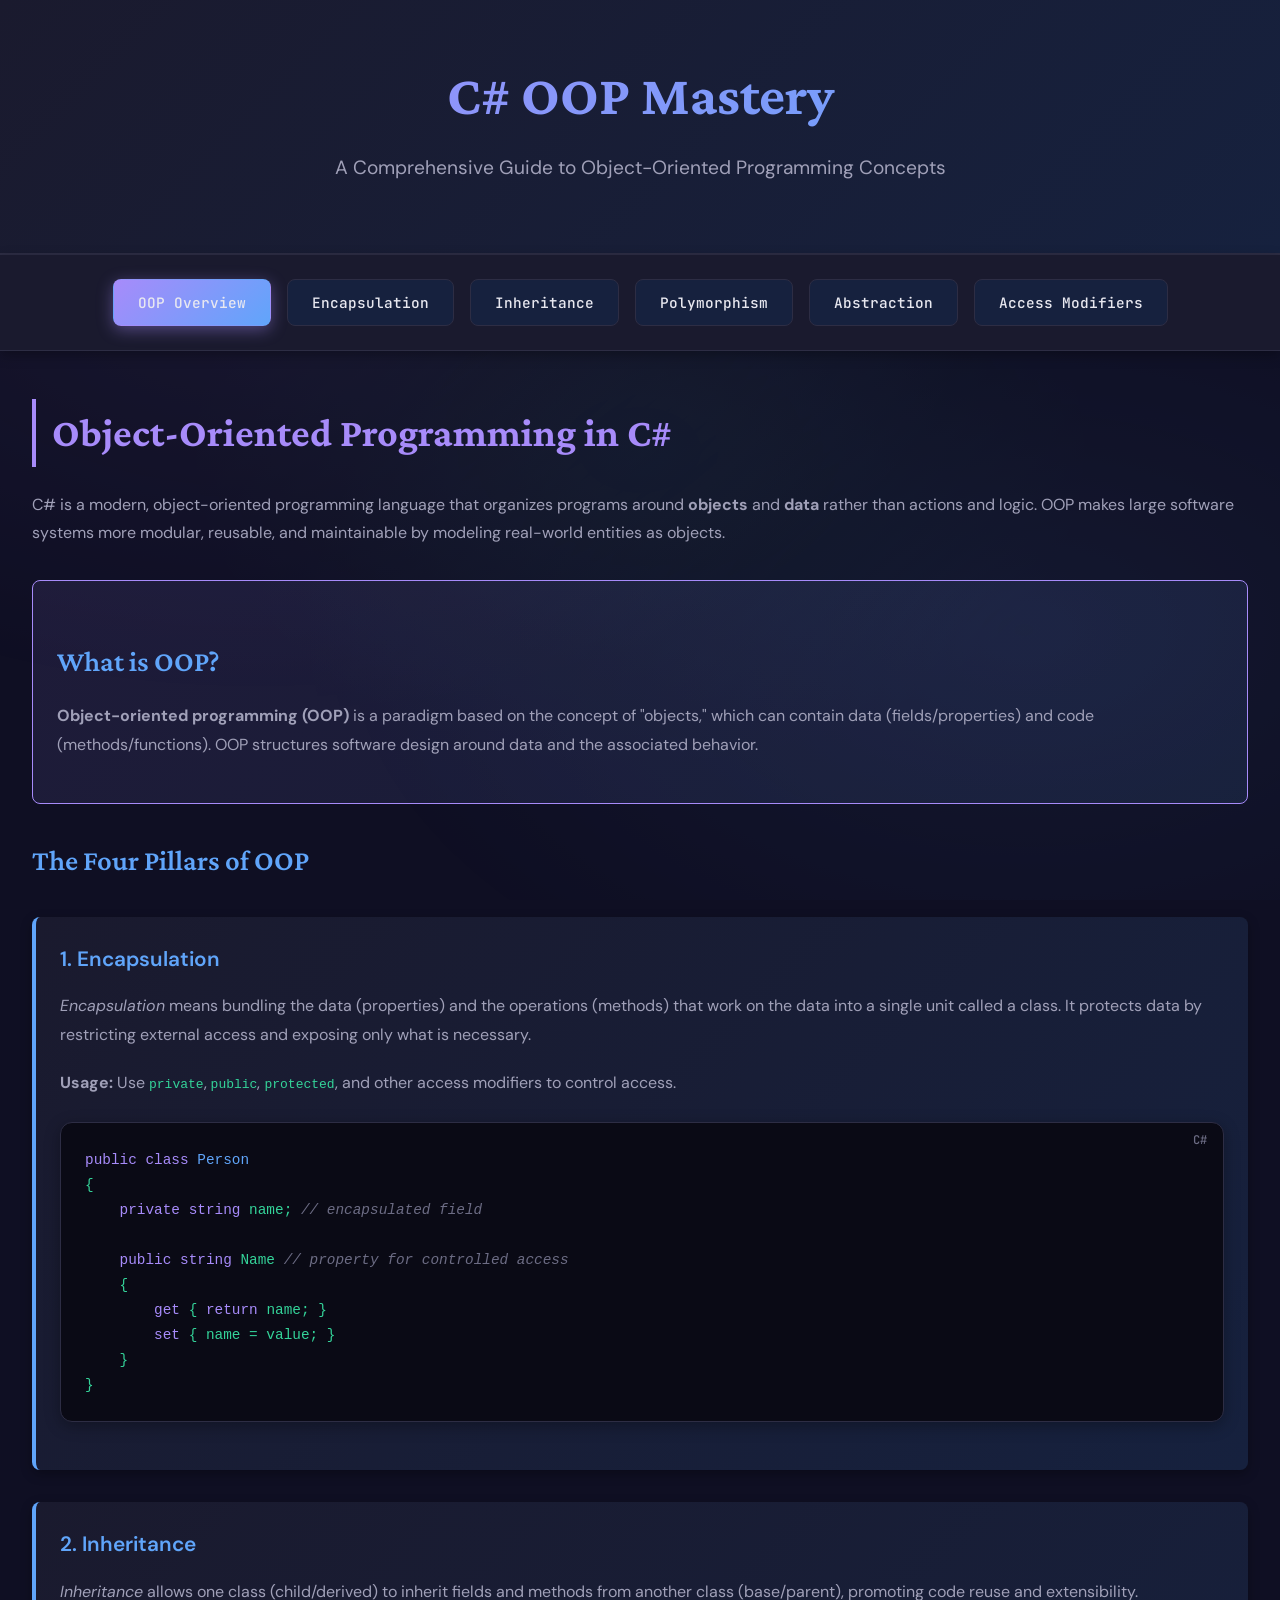
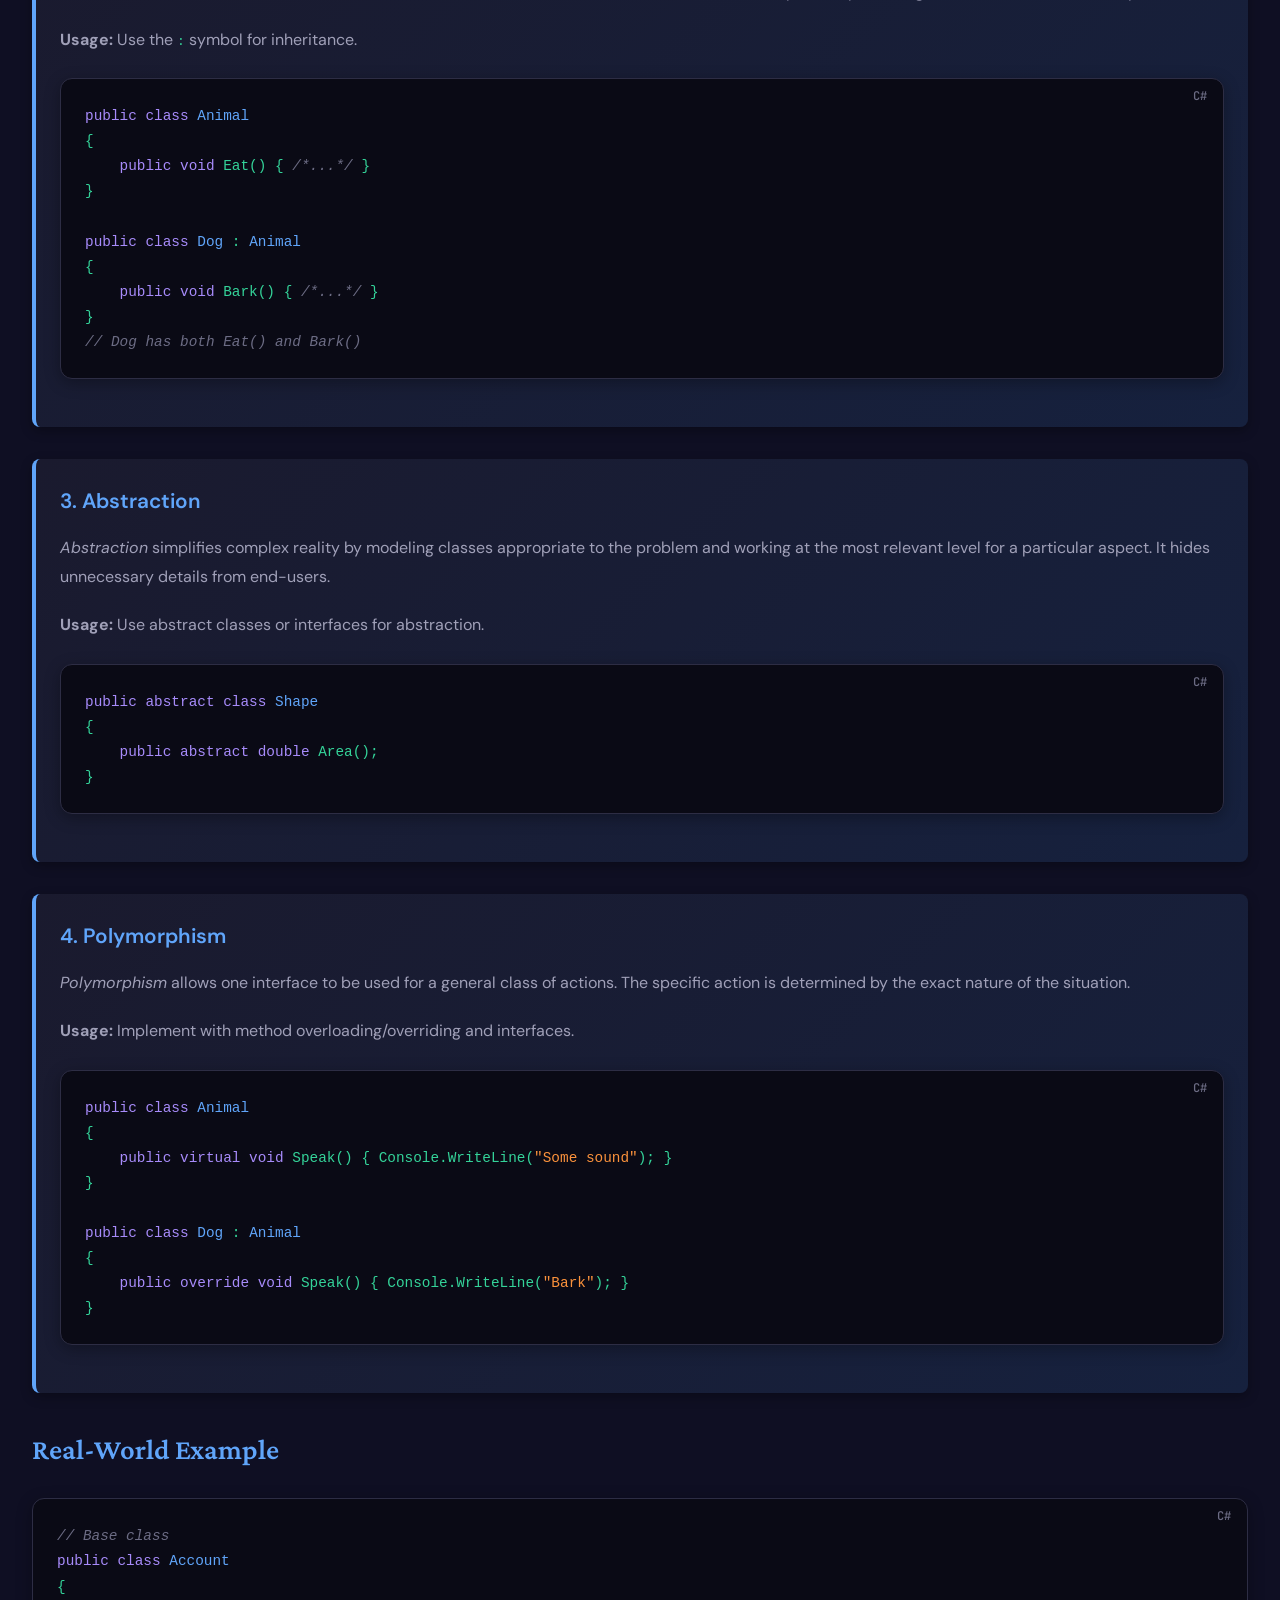
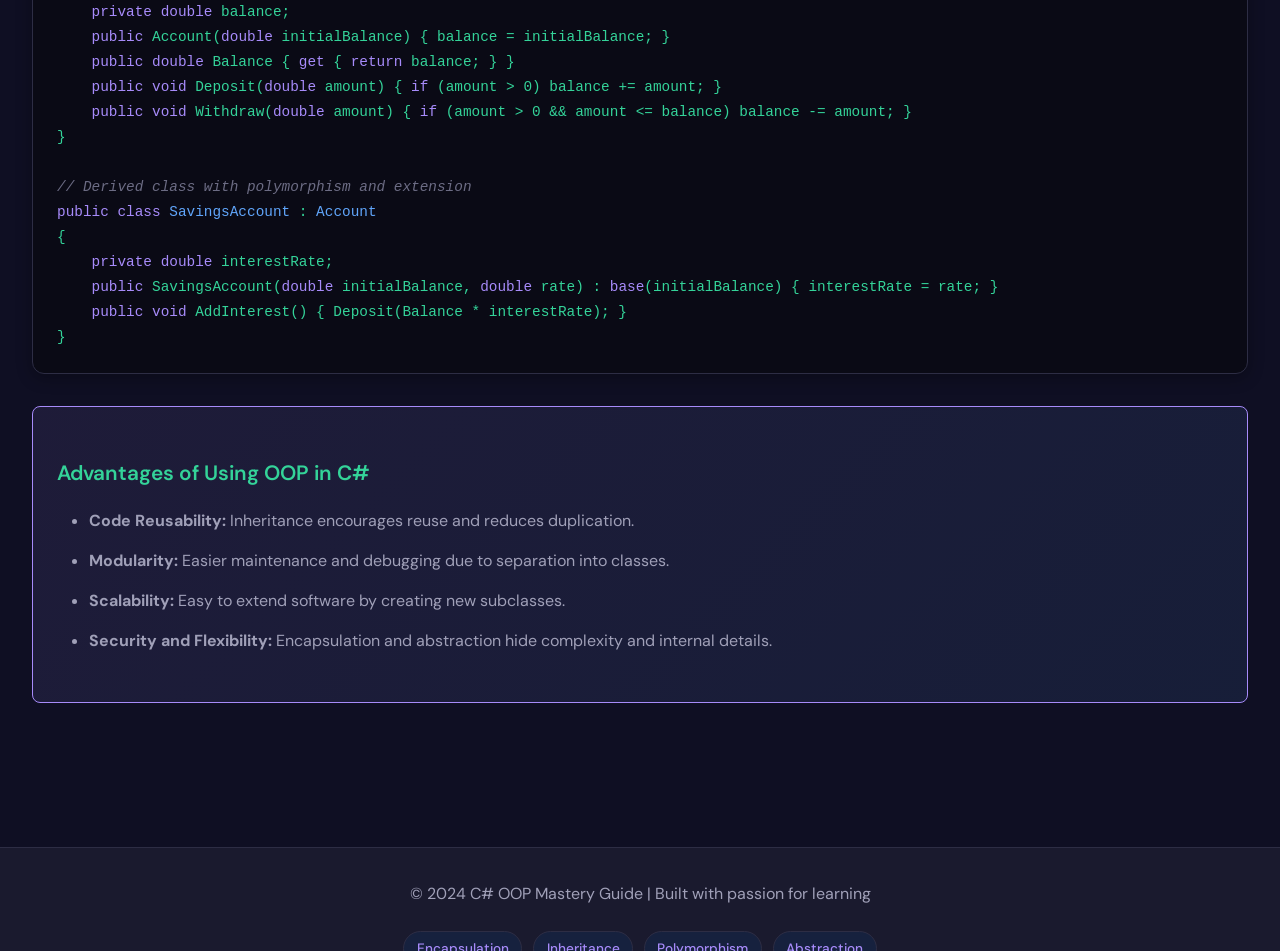
<file: assets/html/csharp-oop-guide.html>
<!DOCTYPE html>
<html lang="en">
<head>
    <meta charset="UTF-8">
    <meta name="viewport" content="width=device-width, initial-scale=1.0">
    <title>C# OOP Mastery Guide</title>
    <link rel="preconnect" href="https://fonts.googleapis.com">
    <link rel="preconnect" href="https://fonts.gstatic.com" crossorigin>
    <link href="https://fonts.googleapis.com/css2?family=Crimson+Pro:wght@400;600;700&family=JetBrains+Mono:wght@400;500;600&family=DM+Sans:wght@400;500;700&display=swap" rel="stylesheet">
    <style>
        :root {
            --primary-bg: #0f0f23;
            --secondary-bg: #1a1a2e;
            --accent-bg: #16213e;
            --text-primary: #e8e8f0;
            --text-secondary: #a0a0b8;
            --text-muted: #6c6c84;
            --accent-purple: #a78bfa;
            --accent-blue: #60a5fa;
            --accent-green: #34d399;
            --accent-orange: #fb923c;
            --accent-pink: #f472b6;
            --code-bg: #0a0a15;
            --border-color: #2d2d44;
            --shadow-color: rgba(0, 0, 0, 0.3);
        }

        * {
            margin: 0;
            padding: 0;
            box-sizing: border-box;
        }

        body {
            font-family: 'DM Sans', sans-serif;
            background: var(--primary-bg);
            color: var(--text-primary);
            line-height: 1.7;
            overflow-x: hidden;
        }

        /* Animated background */
        .bg-animation {
            position: fixed;
            top: 0;
            left: 0;
            width: 100%;
            height: 100%;
            z-index: -1;
            opacity: 0.4;
            background: 
                radial-gradient(ellipse at 20% 30%, rgba(167, 139, 250, 0.15) 0%, transparent 50%),
                radial-gradient(ellipse at 80% 70%, rgba(96, 165, 250, 0.15) 0%, transparent 50%),
                radial-gradient(ellipse at 50% 50%, rgba(52, 211, 153, 0.1) 0%, transparent 50%);
            animation: bgShift 20s ease-in-out infinite;
        }

        @keyframes bgShift {
            0%, 100% { transform: scale(1) translateY(0); }
            50% { transform: scale(1.1) translateY(-20px); }
        }

        /* Header */
        header {
            background: linear-gradient(135deg, var(--secondary-bg) 0%, var(--accent-bg) 100%);
            padding: 3rem 2rem;
            text-align: center;
            border-bottom: 2px solid var(--border-color);
            position: relative;
            overflow: hidden;
        }

        header::before {
            content: '';
            position: absolute;
            top: 0;
            left: -100%;
            width: 100%;
            height: 100%;
            background: linear-gradient(90deg, transparent, rgba(255, 255, 255, 0.03), transparent);
            animation: shine 3s infinite;
        }

        @keyframes shine {
            to { left: 100%; }
        }

        h1 {
            font-family: 'Crimson Pro', serif;
            font-size: 3.5rem;
            font-weight: 700;
            background: linear-gradient(135deg, var(--accent-purple), var(--accent-blue));
            -webkit-background-clip: text;
            -webkit-text-fill-color: transparent;
            background-clip: text;
            margin-bottom: 0.5rem;
            animation: fadeInDown 0.8s ease-out;
        }

        @keyframes fadeInDown {
            from {
                opacity: 0;
                transform: translateY(-30px);
            }
            to {
                opacity: 1;
                transform: translateY(0);
            }
        }

        .subtitle {
            font-size: 1.2rem;
            color: var(--text-secondary);
            animation: fadeIn 1s ease-out 0.3s both;
        }

        @keyframes fadeIn {
            from { opacity: 0; }
            to { opacity: 1; }
        }

        /* Navigation */
        nav {
            background: var(--secondary-bg);
            padding: 1.5rem;
            position: sticky;
            top: 0;
            z-index: 100;
            border-bottom: 1px solid var(--border-color);
            backdrop-filter: blur(10px);
            box-shadow: 0 4px 12px var(--shadow-color);
        }

        .nav-container {
            max-width: 1400px;
            margin: 0 auto;
            display: flex;
            gap: 1rem;
            flex-wrap: wrap;
            justify-content: center;
        }

        .nav-btn {
            font-family: 'JetBrains Mono', monospace;
            background: var(--accent-bg);
            color: var(--text-primary);
            border: 1px solid var(--border-color);
            padding: 0.8rem 1.5rem;
            border-radius: 8px;
            cursor: pointer;
            transition: all 0.3s cubic-bezier(0.4, 0, 0.2, 1);
            font-size: 0.9rem;
            font-weight: 500;
            position: relative;
            overflow: hidden;
        }

        .nav-btn::before {
            content: '';
            position: absolute;
            top: 0;
            left: -100%;
            width: 100%;
            height: 100%;
            background: linear-gradient(90deg, transparent, rgba(255, 255, 255, 0.1), transparent);
            transition: left 0.5s;
        }

        .nav-btn:hover::before {
            left: 100%;
        }

        .nav-btn:hover {
            background: var(--accent-purple);
            border-color: var(--accent-purple);
            transform: translateY(-2px);
            box-shadow: 0 4px 12px rgba(167, 139, 250, 0.3);
        }

        .nav-btn.active {
            background: linear-gradient(135deg, var(--accent-purple), var(--accent-blue));
            border-color: transparent;
            box-shadow: 0 4px 16px rgba(167, 139, 250, 0.4);
        }

        /* Content */
        .container {
            max-width: 1400px;
            margin: 0 auto;
            padding: 3rem 2rem;
        }

        .content-section {
            display: none;
            animation: slideIn 0.5s ease-out;
        }

        .content-section.active {
            display: block;
        }

        @keyframes slideIn {
            from {
                opacity: 0;
                transform: translateX(-20px);
            }
            to {
                opacity: 1;
                transform: translateX(0);
            }
        }

        h2 {
            font-family: 'Crimson Pro', serif;
            font-size: 2.5rem;
            font-weight: 700;
            margin-bottom: 1.5rem;
            color: var(--accent-purple);
            border-left: 4px solid var(--accent-purple);
            padding-left: 1rem;
        }

        h3 {
            font-family: 'Crimson Pro', serif;
            font-size: 1.8rem;
            font-weight: 600;
            margin: 2rem 0 1rem;
            color: var(--accent-blue);
        }

        h4 {
            font-size: 1.3rem;
            font-weight: 600;
            margin: 1.5rem 0 1rem;
            color: var(--accent-green);
        }

        p {
            margin-bottom: 1.2rem;
            color: var(--text-secondary);
            line-height: 1.8;
        }

        ul, ol {
            margin: 1rem 0 1.5rem 2rem;
            color: var(--text-secondary);
        }

        li {
            margin-bottom: 0.8rem;
            line-height: 1.7;
        }

        /* Code blocks */
        pre {
            background: var(--code-bg);
            border: 1px solid var(--border-color);
            border-radius: 12px;
            padding: 1.5rem;
            overflow-x: auto;
            margin: 1.5rem 0;
            font-family: 'JetBrains Mono', monospace;
            font-size: 0.9rem;
            line-height: 1.6;
            position: relative;
            box-shadow: 0 4px 16px var(--shadow-color);
        }

        pre::before {
            content: 'C#';
            position: absolute;
            top: 0.5rem;
            right: 1rem;
            font-size: 0.75rem;
            color: var(--text-muted);
            font-weight: 500;
        }

        code {
            color: var(--accent-green);
        }

        .keyword { color: var(--accent-purple); }
        .string { color: var(--accent-orange); }
        .comment { color: var(--text-muted); font-style: italic; }
        .class-name { color: var(--accent-blue); }
        .method { color: var(--accent-green); }

        /* Info boxes */
        .info-box {
            background: linear-gradient(135deg, var(--secondary-bg), var(--accent-bg));
            border-left: 4px solid var(--accent-blue);
            border-radius: 8px;
            padding: 1.5rem;
            margin: 2rem 0;
            box-shadow: 0 4px 12px var(--shadow-color);
        }

        .info-box h4 {
            margin-top: 0;
            color: var(--accent-blue);
        }

        .highlight-box {
            background: linear-gradient(135deg, rgba(167, 139, 250, 0.1), rgba(96, 165, 250, 0.1));
            border: 1px solid var(--accent-purple);
            border-radius: 8px;
            padding: 1.5rem;
            margin: 2rem 0;
        }

        /* Table */
        table {
            width: 100%;
            border-collapse: collapse;
            margin: 2rem 0;
            background: var(--secondary-bg);
            border-radius: 8px;
            overflow: hidden;
            box-shadow: 0 4px 12px var(--shadow-color);
        }

        th {
            background: var(--accent-bg);
            color: var(--accent-purple);
            padding: 1rem;
            text-align: left;
            font-weight: 600;
            font-family: 'JetBrains Mono', monospace;
            font-size: 0.9rem;
        }

        td {
            padding: 1rem;
            border-bottom: 1px solid var(--border-color);
            color: var(--text-secondary);
        }

        tr:hover {
            background: var(--accent-bg);
        }

        /* Tags */
        .tag {
            display: inline-block;
            background: var(--accent-bg);
            color: var(--accent-purple);
            padding: 0.3rem 0.8rem;
            border-radius: 20px;
            font-size: 0.85rem;
            font-weight: 500;
            margin: 0.2rem;
            border: 1px solid var(--border-color);
        }

        /* Scroll indicator */
        .scroll-indicator {
            position: fixed;
            top: 0;
            left: 0;
            width: 0%;
            height: 3px;
            background: linear-gradient(90deg, var(--accent-purple), var(--accent-blue), var(--accent-green));
            z-index: 1000;
            transition: width 0.1s;
        }

        /* Footer */
        footer {
            background: var(--secondary-bg);
            border-top: 1px solid var(--border-color);
            padding: 2rem;
            text-align: center;
            margin-top: 4rem;
            color: var(--text-muted);
        }

        /* Responsive */
        @media (max-width: 768px) {
            h1 {
                font-size: 2.5rem;
            }

            h2 {
                font-size: 2rem;
            }

            .nav-container {
                flex-direction: column;
            }

            .nav-btn {
                width: 100%;
            }

            pre {
                font-size: 0.8rem;
                padding: 1rem;
            }
        }

        /* Code syntax highlighting helper */
        .syntax-highlight {
            display: block;
        }

        .line-number {
            color: var(--text-muted);
            margin-right: 1rem;
            user-select: none;
        }
    </style>
</head>
<body>
    <div class="bg-animation"></div>
    <div class="scroll-indicator" id="scrollIndicator"></div>

    <header>
        <h1>C# OOP Mastery</h1>
        <p class="subtitle">A Comprehensive Guide to Object-Oriented Programming Concepts</p>
    </header>

    <nav>
        <div class="nav-container">
            <button class="nav-btn active" onclick="showSection('oop-overview')">OOP Overview</button>
            <button class="nav-btn" onclick="showSection('encapsulation')">Encapsulation</button>
            <button class="nav-btn" onclick="showSection('inheritance')">Inheritance</button>
            <button class="nav-btn" onclick="showSection('polymorphism')">Polymorphism</button>
            <button class="nav-btn" onclick="showSection('abstraction')">Abstraction</button>
            <button class="nav-btn" onclick="showSection('access-modifiers')">Access Modifiers</button>
        </div>
    </nav>

    <div class="container">
        <!-- OOP Overview Section -->
        <section id="oop-overview" class="content-section active">
            <h2>Object-Oriented Programming in C#</h2>
            
            <p>C# is a modern, object-oriented programming language that organizes programs around <strong>objects</strong> and <strong>data</strong> rather than actions and logic. OOP makes large software systems more modular, reusable, and maintainable by modeling real-world entities as objects.</p>

            <div class="highlight-box">
                <h3>What is OOP?</h3>
                <p><strong>Object-oriented programming (OOP)</strong> is a paradigm based on the concept of "objects," which can contain data (fields/properties) and code (methods/functions). OOP structures software design around data and the associated behavior.</p>
            </div>

            <h3>The Four Pillars of OOP</h3>
            
            <div class="info-box">
                <h4>1. Encapsulation</h4>
                <p><em>Encapsulation</em> means bundling the data (properties) and the operations (methods) that work on the data into a single unit called a class. It protects data by restricting external access and exposing only what is necessary.</p>
                <p><strong>Usage:</strong> Use <code>private</code>, <code>public</code>, <code>protected</code>, and other access modifiers to control access.</p>
                <pre><code><span class="keyword">public class</span> <span class="class-name">Person</span>
{
    <span class="keyword">private string</span> name; <span class="comment">// encapsulated field</span>

    <span class="keyword">public string</span> Name <span class="comment">// property for controlled access</span>
    {
        <span class="keyword">get</span> { <span class="keyword">return</span> name; }
        <span class="keyword">set</span> { name = value; }
    }
}</code></pre>
            </div>

            <div class="info-box">
                <h4>2. Inheritance</h4>
                <p><em>Inheritance</em> allows one class (child/derived) to inherit fields and methods from another class (base/parent), promoting code reuse and extensibility.</p>
                <p><strong>Usage:</strong> Use the <code>:</code> symbol for inheritance.</p>
                <pre><code><span class="keyword">public class</span> <span class="class-name">Animal</span>
{
    <span class="keyword">public void</span> <span class="method">Eat</span>() { <span class="comment">/*...*/</span> }
}

<span class="keyword">public class</span> <span class="class-name">Dog</span> : <span class="class-name">Animal</span>
{
    <span class="keyword">public void</span> <span class="method">Bark</span>() { <span class="comment">/*...*/</span> }
}
<span class="comment">// Dog has both Eat() and Bark()</span></code></pre>
            </div>

            <div class="info-box">
                <h4>3. Abstraction</h4>
                <p><em>Abstraction</em> simplifies complex reality by modeling classes appropriate to the problem and working at the most relevant level for a particular aspect. It hides unnecessary details from end-users.</p>
                <p><strong>Usage:</strong> Use abstract classes or interfaces for abstraction.</p>
                <pre><code><span class="keyword">public abstract class</span> <span class="class-name">Shape</span>
{
    <span class="keyword">public abstract double</span> <span class="method">Area</span>();
}</code></pre>
            </div>

            <div class="info-box">
                <h4>4. Polymorphism</h4>
                <p><em>Polymorphism</em> allows one interface to be used for a general class of actions. The specific action is determined by the exact nature of the situation.</p>
                <p><strong>Usage:</strong> Implement with method overloading/overriding and interfaces.</p>
                <pre><code><span class="keyword">public class</span> <span class="class-name">Animal</span>
{
    <span class="keyword">public virtual void</span> <span class="method">Speak</span>() { Console.WriteLine(<span class="string">"Some sound"</span>); }
}

<span class="keyword">public class</span> <span class="class-name">Dog</span> : <span class="class-name">Animal</span>
{
    <span class="keyword">public override void</span> <span class="method">Speak</span>() { Console.WriteLine(<span class="string">"Bark"</span>); }
}</code></pre>
            </div>

            <h3>Real-World Example</h3>
            <pre><code><span class="comment">// Base class</span>
<span class="keyword">public class</span> <span class="class-name">Account</span>
{
    <span class="keyword">private double</span> balance;
    <span class="keyword">public</span> <span class="method">Account</span>(<span class="keyword">double</span> initialBalance) { balance = initialBalance; }
    <span class="keyword">public double</span> Balance { <span class="keyword">get</span> { <span class="keyword">return</span> balance; } }
    <span class="keyword">public void</span> <span class="method">Deposit</span>(<span class="keyword">double</span> amount) { <span class="keyword">if</span> (amount > 0) balance += amount; }
    <span class="keyword">public void</span> <span class="method">Withdraw</span>(<span class="keyword">double</span> amount) { <span class="keyword">if</span> (amount > 0 && amount <= balance) balance -= amount; }
}

<span class="comment">// Derived class with polymorphism and extension</span>
<span class="keyword">public class</span> <span class="class-name">SavingsAccount</span> : <span class="class-name">Account</span>
{
    <span class="keyword">private double</span> interestRate;
    <span class="keyword">public</span> <span class="method">SavingsAccount</span>(<span class="keyword">double</span> initialBalance, <span class="keyword">double</span> rate) : <span class="keyword">base</span>(initialBalance) { interestRate = rate; }
    <span class="keyword">public void</span> <span class="method">AddInterest</span>() { Deposit(Balance * interestRate); }
}</code></pre>

            <div class="highlight-box">
                <h4>Advantages of Using OOP in C#</h4>
                <ul>
                    <li><strong>Code Reusability:</strong> Inheritance encourages reuse and reduces duplication.</li>
                    <li><strong>Modularity:</strong> Easier maintenance and debugging due to separation into classes.</li>
                    <li><strong>Scalability:</strong> Easy to extend software by creating new subclasses.</li>
                    <li><strong>Security and Flexibility:</strong> Encapsulation and abstraction hide complexity and internal details.</li>
                </ul>
            </div>
        </section>

        <!-- Encapsulation Section -->
        <section id="encapsulation" class="content-section">
            <h2>Encapsulation</h2>
            <p>Encapsulation is one of the fundamental principles of OOP. It refers to bundling data (fields/properties) and the methods that operate on that data within a single unit (class), while controlling access to that data.</p>

            <div class="info-box">
                <h4>Key Benefits</h4>
                <ul>
                    <li>Protects object integrity by preventing external code from directly modifying internal state</li>
                    <li>Provides controlled access through public methods and properties</li>
                    <li>Allows internal implementation changes without affecting external code</li>
                    <li>Enhances security and data hiding</li>
                </ul>
            </div>

            <h3>Implementation with Properties</h3>
            <pre><code><span class="keyword">public class</span> <span class="class-name">BankAccount</span>
{
    <span class="comment">// Private field - encapsulated data</span>
    <span class="keyword">private decimal</span> _balance;

    <span class="comment">// Public property - controlled access</span>
    <span class="keyword">public decimal</span> Balance
    {
        <span class="keyword">get</span> { <span class="keyword">return</span> _balance; }
        <span class="keyword">private set</span> { _balance = value; }
    }

    <span class="comment">// Public methods to modify state</span>
    <span class="keyword">public void</span> <span class="method">Deposit</span>(<span class="keyword">decimal</span> amount)
    {
        <span class="keyword">if</span> (amount > 0)
            _balance += amount;
    }

    <span class="keyword">public bool</span> <span class="method">Withdraw</span>(<span class="keyword">decimal</span> amount)
    {
        <span class="keyword">if</span> (amount > 0 && amount <= _balance)
        {
            _balance -= amount;
            <span class="keyword">return true</span>;
        }
        <span class="keyword">return false</span>;
    }
}</code></pre>

            <h3>Access Modifiers for Encapsulation</h3>
            <p>C# provides several access modifiers to control visibility:</p>
            <ul>
                <li><code>private</code> - Only accessible within the same class</li>
                <li><code>public</code> - Accessible from anywhere</li>
                <li><code>protected</code> - Accessible within the class and derived classes</li>
                <li><code>internal</code> - Accessible within the same assembly</li>
            </ul>

            <div class="highlight-box">
                <h4>Best Practice</h4>
                <p>Always start with the most restrictive access level (usually <code>private</code>) and only increase visibility when necessary. This principle is known as "information hiding" and is central to good encapsulation.</p>
            </div>
        </section>

        <!-- Inheritance Section -->
        <section id="inheritance" class="content-section">
            <h2>Inheritance in C#</h2>
            <p>Inheritance allows a class (derived/child) to acquire members (fields, methods, properties) from another class (base/parent). C# supports several inheritance types, though some are limited to interfaces due to language design.</p>

            <h3>Types of Inheritance</h3>

            <div class="info-box">
                <h4>1. Single Inheritance</h4>
                <p>A derived class inherits from exactly one base class. This is the most fundamental form supported in C#.</p>
                <pre><code><span class="keyword">class</span> <span class="class-name">Animal</span> {
    <span class="keyword">public void</span> <span class="method">Eat</span>() { Console.WriteLine(<span class="string">"The animal eats."</span>); }
}

<span class="keyword">class</span> <span class="class-name">Dog</span> : <span class="class-name">Animal</span> {
    <span class="keyword">public void</span> <span class="method">Bark</span>() { Console.WriteLine(<span class="string">"The dog barks."</span>); }
}
<span class="comment">// Usage: </span>
Dog d = <span class="keyword">new</span> Dog();
d.Eat();  <span class="comment">// Output: The animal eats.</span>
d.Bark(); <span class="comment">// Output: The dog barks.</span></code></pre>
            </div>

            <div class="info-box">
                <h4>2. Multilevel Inheritance</h4>
                <p>A chain of inheritance: a derived class inherits from a base class, and a further class inherits from that derived class.</p>
                <pre><code><span class="keyword">class</span> <span class="class-name">Grandparent</span> {
    <span class="keyword">public void</span> <span class="method">Show</span>() { Console.WriteLine(<span class="string">"Grandparent class."</span>); }
}

<span class="keyword">class</span> <span class="class-name">Parent</span> : <span class="class-name">Grandparent</span> {
    <span class="keyword">public void</span> <span class="method">Display</span>() { Console.WriteLine(<span class="string">"Parent class."</span>); }
}

<span class="keyword">class</span> <span class="class-name">Child</span> : <span class="class-name">Parent</span> {
    <span class="keyword">public void</span> <span class="method">Print</span>() { Console.WriteLine(<span class="string">"Child class."</span>); }
}
<span class="comment">// Usage:</span>
Child c = <span class="keyword">new</span> Child();
c.Show();    <span class="comment">// Grandparent class.</span>
c.Display(); <span class="comment">// Parent class.</span>
c.Print();   <span class="comment">// Child class.</span></code></pre>
            </div>

            <div class="info-box">
                <h4>3. Hierarchical Inheritance</h4>
                <p>Multiple classes inherit from a single base class. This is useful for common base functionality.</p>
                <pre><code><span class="keyword">class</span> <span class="class-name">Shape</span> {
    <span class="keyword">public void</span> <span class="method">Draw</span>() { Console.WriteLine(<span class="string">"Drawing shape."</span>); }
}

<span class="keyword">class</span> <span class="class-name">Circle</span> : <span class="class-name">Shape</span> {
    <span class="keyword">public void</span> <span class="method">CircleDraw</span>() { Console.WriteLine(<span class="string">"Drawing circle."</span>); }
}

<span class="keyword">class</span> <span class="class-name">Rectangle</span> : <span class="class-name">Shape</span> {
    <span class="keyword">public void</span> <span class="method">RectangleDraw</span>() { Console.WriteLine(<span class="string">"Drawing rectangle."</span>); }
}</code></pre>
            </div>

            <div class="info-box">
                <h4>4. Multiple Inheritance (Using Interfaces Only)</h4>
                <p>A class can inherit from multiple interfaces (but not multiple classes). Enables composition of multiple contracts.</p>
                <pre><code><span class="keyword">interface</span> <span class="class-name">IA</span> {
    <span class="keyword">void</span> <span class="method">A</span>();
}
<span class="keyword">interface</span> <span class="class-name">IB</span> {
    <span class="keyword">void</span> <span class="method">B</span>();
}

<span class="keyword">class</span> <span class="class-name">C</span> : <span class="class-name">IA</span>, <span class="class-name">IB</span> {
    <span class="keyword">public void</span> <span class="method">A</span>() { Console.WriteLine(<span class="string">"A"</span>); }
    <span class="keyword">public void</span> <span class="method">B</span>() { Console.WriteLine(<span class="string">"B"</span>); }
}</code></pre>
            </div>

            <div class="info-box">
                <h4>5. Hybrid Inheritance (Achievable via Interfaces)</h4>
                <p>A combination of two or more types of inheritance, such as hierarchical and multiple, generally realized via interfaces in C#.</p>
            </div>

            <div class="highlight-box">
                <h4>Important Note</h4>
                <p><strong>C# does NOT support multiple inheritance of classes</strong> directly to prevent ambiguity but fully supports it with interfaces. Hybrid inheritance is possible only via a combination of classes and interfaces.</p>
            </div>
        </section>

        <!-- Polymorphism Section -->
        <section id="polymorphism" class="content-section">
            <h2>Polymorphism in C#</h2>
            <p>Polymorphism is a fundamental concept in object-oriented programming (OOP) that allows objects to be treated as instances of their parent class rather than their actual class. In simple terms, polymorphism means <strong>"many forms"</strong>—the same method or operation behaves differently on different classes or data types.</p>

            <p>C# supports two primary types of polymorphism:</p>
            <ul>
                <li><strong>Compile-time polymorphism (static polymorphism):</strong> Achieved by method overloading or operator overloading.</li>
                <li><strong>Run-time polymorphism (dynamic polymorphism):</strong> Achieved by method overriding using inheritance and the <code>virtual</code>/<code>override</code> keywords.</li>
            </ul>

            <h3>1. Compile-Time Polymorphism (Method Overloading)</h3>
            <p>Method overloading allows multiple methods in the same class to have the same name, provided they have different parameter lists. The correct method is picked at compile-time based on the arguments passed.</p>

            <pre><code><span class="keyword">using</span> System;

<span class="keyword">class</span> <span class="class-name">Printer</span>
{
    <span class="keyword">public void</span> <span class="method">Print</span>(<span class="keyword">int</span> number)
    {
        Console.WriteLine(<span class="string">"Printing int: "</span> + number);
    }

    <span class="keyword">public void</span> <span class="method">Print</span>(<span class="keyword">string</span> text)
    {
        Console.WriteLine(<span class="string">"Printing string: "</span> + text);
    }
}

<span class="keyword">class</span> <span class="class-name">Program</span>
{
    <span class="keyword">static void</span> <span class="method">Main</span>()
    {
        Printer p = <span class="keyword">new</span> Printer();
        p.Print(10);            <span class="comment">// Output: Printing int: 10</span>
        p.Print(<span class="string">"Hello C#"</span>);    <span class="comment">// Output: Printing string: Hello C#</span>
    }
}</code></pre>

            <p>Here, two <code>Print</code> methods are defined—one accepts an <code>int</code>, the other a <code>string</code>. The method selected depends on the argument's type at compile time.</p>

            <h3>2. Run-Time Polymorphism (Method Overriding)</h3>
            <p>Run-time polymorphism uses inheritance: a base class declares a <code>virtual</code> method, and derived classes override it with the <code>override</code> keyword. Which method gets called is determined at runtime based on the object's actual type.</p>

            <pre><code><span class="keyword">using</span> System;

<span class="keyword">class</span> <span class="class-name">Animal</span>
{
    <span class="keyword">public virtual void</span> <span class="method">Speak</span>()
    {
        Console.WriteLine(<span class="string">"The animal makes a sound."</span>);
    }
}

<span class="keyword">class</span> <span class="class-name">Dog</span> : <span class="class-name">Animal</span>
{
    <span class="keyword">public override void</span> <span class="method">Speak</span>()
    {
        Console.WriteLine(<span class="string">"Dog barks: Woof!"</span>);
    }
}

<span class="keyword">class</span> <span class="class-name">Cat</span> : <span class="class-name">Animal</span>
{
    <span class="keyword">public override void</span> <span class="method">Speak</span>()
    {
        Console.WriteLine(<span class="string">"Cat meows: Meow!"</span>);
    }
}

<span class="keyword">class</span> <span class="class-name">Program</span>
{
    <span class="keyword">static void</span> <span class="method">Main</span>()
    {
        Animal myDog = <span class="keyword">new</span> Dog();
        Animal myCat = <span class="keyword">new</span> Cat();

        myDog.Speak();     <span class="comment">// Output: Dog barks: Woof!</span>
        myCat.Speak();     <span class="comment">// Output: Cat meows: Meow!</span>
    }
}</code></pre>

            <p>The <code>Speak()</code> method is defined in the base class and overridden in each derived class. The method that is executed is determined at runtime using the actual object type (either <code>Dog</code> or <code>Cat</code>).</p>

            <h3>3. Polymorphism with Interfaces</h3>
            <p>C# also supports polymorphism using interfaces, where different classes implement the same interface but with varying behavior.</p>

            <pre><code><span class="keyword">public interface</span> <span class="class-name">IAnimal</span>
{
    <span class="keyword">void</span> <span class="method">MakeSound</span>();
}

<span class="keyword">public class</span> <span class="class-name">Dog</span> : <span class="class-name">IAnimal</span>
{
    <span class="keyword">public void</span> <span class="method">MakeSound</span>()
    {
        Console.WriteLine(<span class="string">"Dog barks: Woof!"</span>);
    }
}

<span class="keyword">public class</span> <span class="class-name">Cat</span> : <span class="class-name">IAnimal</span>
{
    <span class="keyword">public void</span> <span class="method">MakeSound</span>()
    {
        Console.WriteLine(<span class="string">"Cat meows: Meow!"</span>);
    }
}

<span class="keyword">class</span> <span class="class-name">Program</span>
{
    <span class="keyword">static void</span> <span class="method">Main</span>()
    {
        IAnimal animal;

        animal = <span class="keyword">new</span> Dog();
        animal.MakeSound(); <span class="comment">// Output: Dog barks: Woof!</span>

        animal = <span class="keyword">new</span> Cat();
        animal.MakeSound(); <span class="comment">// Output: Cat meows: Meow!</span>
    }
}</code></pre>

            <p>Both <code>Dog</code> and <code>Cat</code> implement the <code>IAnimal</code> interface. At runtime, the <code>MakeSound()</code> method executes the appropriate version based on the object's actual type.</p>

            <div class="highlight-box">
                <h4>Why Use Polymorphism?</h4>
                <ul>
                    <li><strong>Code Reusability:</strong> Write code using the base type; works across all derived types.</li>
                    <li><strong>Extensibility:</strong> Easily add new classes with minimal changes to existing code.</li>
                    <li><strong>Maintainability:</strong> Common interface for diverse implementations simplifies management.</li>
                </ul>
            </div>
        </section>

        <!-- Abstraction Section -->
        <section id="abstraction" class="content-section">
            <h2>Abstraction in C#</h2>
            <p><strong>Abstraction</strong> in C# is an OOP principle that allows you to hide complex implementation details and show only the essential features of an object or system. It helps manage complexity by exposing a cleaner, more user-friendly interface, letting users interact with objects without needing to understand their inner workings.</p>

            <div class="info-box">
                <h4>Why Use Abstraction?</h4>
                <ul>
                    <li><strong>Simplifies complex systems</strong> by exposing only what is necessary.</li>
                    <li><strong>Improves flexibility and security</strong> by shielding internal details.</li>
                    <li><strong>Allows different implementations</strong> underlying the same abstraction.</li>
                </ul>
            </div>

            <h3>How to Achieve Abstraction in C#</h3>
            <p>C# supports abstraction mainly in two ways:</p>
            <ul>
                <li><strong>Abstract Classes and Methods</strong></li>
                <li><strong>Interfaces</strong> (for complete abstraction)</li>
            </ul>

            <h3>1. Abstraction with Abstract Classes</h3>
            <p>Abstract classes allow you to declare methods without implementing them. Derived (sub-)classes must provide the concrete implementation.</p>

            <pre><code><span class="comment">// Abstract class</span>
<span class="keyword">abstract class</span> <span class="class-name">Animal</span>
{
    <span class="comment">// Abstract method (no implementation)</span>
    <span class="keyword">public abstract void</span> <span class="method">MakeSound</span>();

    <span class="comment">// Regular method (with body)</span>
    <span class="keyword">public void</span> <span class="method">Sleep</span>()
    {
        Console.WriteLine(<span class="string">"Zzz"</span>);
    }
}

<span class="comment">// Derived class (inherits from Animal)</span>
<span class="keyword">class</span> <span class="class-name">Dog</span> : <span class="class-name">Animal</span>
{
    <span class="keyword">public override void</span> <span class="method">MakeSound</span>()
    {
        Console.WriteLine(<span class="string">"Dog says: Woof!"</span>);
    }
}

<span class="comment">// Usage</span>
<span class="keyword">class</span> <span class="class-name">Program</span>
{
    <span class="keyword">static void</span> <span class="method">Main</span>()
    {
        Dog myDog = <span class="keyword">new</span> Dog();
        myDog.MakeSound(); <span class="comment">// Output: Dog says: Woof!</span>
        myDog.Sleep();     <span class="comment">// Output: Zzz</span>
    }
}</code></pre>

            <p><strong>Description:</strong></p>
            <ul>
                <li>The <code>Animal</code> abstract class defines a method <code>MakeSound()</code> with no implementation (the abstraction).</li>
                <li>The <code>Dog</code> class provides the concrete details by overriding <code>MakeSound()</code>.</li>
                <li>User only needs to call <code>MakeSound()</code> or <code>Sleep()</code>; they don't need to know how the sound is produced.</li>
            </ul>

            <h3>2. Abstraction with Interfaces</h3>
            <p>Interfaces define contracts that must be fulfilled by implementing classes—commonly used for complete abstraction.</p>

            <pre><code><span class="keyword">public interface</span> <span class="class-name">IMediaPlayer</span>
{
    <span class="keyword">void</span> <span class="method">Play</span>();
    <span class="keyword">void</span> <span class="method">Pause</span>();
    <span class="keyword">void</span> <span class="method">Stop</span>();
}

<span class="keyword">public class</span> <span class="class-name">AudioPlayer</span> : <span class="class-name">IMediaPlayer</span>
{
    <span class="keyword">public void</span> <span class="method">Play</span>()  { Console.WriteLine(<span class="string">"Playing audio"</span>); }
    <span class="keyword">public void</span> <span class="method">Pause</span>() { Console.WriteLine(<span class="string">"Audio paused"</span>); }
    <span class="keyword">public void</span> <span class="method">Stop</span>()  { Console.WriteLine(<span class="string">"Audio stopped"</span>); }
}</code></pre>

            <p><strong>Description:</strong></p>
            <ul>
                <li>The interface <code>IMediaPlayer</code> exposes only playing functionality, not how audio is decoded or managed internally.</li>
                <li>The implementation in <code>AudioPlayer</code> is hidden from the user.</li>
            </ul>

            <div class="highlight-box">
                <h4>Real-World Analogy</h4>
                <p>When you drive a car, you use the steering wheel, brakes, and accelerator (the abstraction). You don't need to know the mechanics of how the engine works or how the brakes apply—the complexity is hidden.</p>
            </div>

            <h3>Key Points</h3>
            <ul>
                <li>Use abstract classes and interfaces for abstraction.</li>
                <li><strong>Abstract class:</strong> Use when you want to provide some shared code and some forced implementation.</li>
                <li><strong>Interface:</strong> Use for total abstraction or when multiple, unrelated classes should agree to the same contract.</li>
                <li>Abstraction helps in building secure, flexible, and maintainable applications.</li>
            </ul>
        </section>

        <!-- Access Modifiers Section -->
        <section id="access-modifiers" class="content-section">
            <h2>Access Modifiers in C#</h2>
            <p>Access modifiers in C# are keywords that define the visibility and accessibility of types (classes, structs, interfaces) and their members (fields, methods, properties, etc.). Appropriate use of access modifiers enforces encapsulation and regulates which parts of your code can interact with others.</p>

            <h3>List of Access Modifiers</h3>

            <div class="info-box">
                <h4>1. <code>public</code></h4>
                <p><strong>Description:</strong> No restrictions — accessible from any other code in the same assembly or another assembly that references it.</p>
                <pre><code><span class="keyword">public class</span> <span class="class-name">Car</span> {
    <span class="keyword">public string</span> model = <span class="string">"Tesla"</span>;
}</code></pre>
            </div>

            <div class="info-box">
                <h4>2. <code>private</code></h4>
                <p><strong>Description:</strong> Accessible only within the containing class or struct. This is the most restrictive access.</p>
                <pre><code><span class="keyword">class</span> <span class="class-name">Car</span> {
    <span class="keyword">private string</span> model = <span class="string">"Tesla"</span>;
}</code></pre>
            </div>

            <div class="info-box">
                <h4>3. <code>protected</code></h4>
                <p><strong>Description:</strong> Accessible within the containing class and any class derived from it (i.e., subclasses), even if they are in different assemblies.</p>
                <pre><code><span class="keyword">class</span> <span class="class-name">Vehicle</span> {
    <span class="keyword">protected int</span> maxSpeed = 200;
}</code></pre>
            </div>

            <div class="info-box">
                <h4>4. <code>internal</code></h4>
                <p><strong>Description:</strong> Accessible only within the same assembly (project). Not visible outside the assembly, even by derived classes.</p>
                <pre><code><span class="keyword">internal class</span> <span class="class-name">Helper</span> {
    <span class="keyword">internal void</span> <span class="method">Process</span>() { }
}</code></pre>
            </div>

            <div class="info-box">
                <h4>5. <code>protected internal</code></h4>
                <p><strong>Description:</strong> Accessible within the same assembly, OR from derived classes in other assemblies. This is a combination of <code>protected</code> and <code>internal</code>.</p>
                <pre><code><span class="keyword">protected internal void</span> <span class="method">Calculate</span>() { }</code></pre>
            </div>

            <div class="info-box">
                <h4>6. <code>private protected</code></h4>
                <p><strong>Description:</strong> Accessible only within the containing class or types derived from the containing class, but only within the same assembly.</p>
                <pre><code><span class="keyword">private protected int</span> Age { <span class="keyword">get</span>; <span class="keyword">set</span>; }</code></pre>
            </div>

            <div class="info-box">
                <h4>7. <code>file</code> (C# 11 and above)</h4>
                <p><strong>Description:</strong> The declared type is only visible in the current source file. Generally used for source generators and partial classes.</p>
                <pre><code><span class="keyword">file class</span> <span class="class-name">DiagnosticHelper</span> { }</code></pre>
            </div>

            <h3>Summary Table</h3>
            <table>
                <thead>
                    <tr>
                        <th>Modifier</th>
                        <th>Accessible from...</th>
                    </tr>
                </thead>
                <tbody>
                    <tr>
                        <td><code>public</code></td>
                        <td>Any code anywhere (no restriction)</td>
                    </tr>
                    <tr>
                        <td><code>private</code></td>
                        <td>Containing class or struct only</td>
                    </tr>
                    <tr>
                        <td><code>protected</code></td>
                        <td>Containing class and its derived types</td>
                    </tr>
                    <tr>
                        <td><code>internal</code></td>
                        <td>Any code within the same assembly</td>
                    </tr>
                    <tr>
                        <td><code>protected internal</code></td>
                        <td>Same assembly <em>or</em> derived types in any assembly</td>
                    </tr>
                    <tr>
                        <td><code>private protected</code></td>
                        <td>Same assembly <em>and</em> derived types of the class</td>
                    </tr>
                    <tr>
                        <td><code>file</code></td>
                        <td>The same source file only</td>
                    </tr>
                </tbody>
            </table>

            <div class="highlight-box">
                <h4>Best Practices</h4>
                <ul>
                    <li>Always use the most restrictive access level that still allows your code to function correctly</li>
                    <li>Default to <code>private</code> for class members unless there's a specific reason to expose them</li>
                    <li>Use <code>public</code> only for the API you want to expose to external consumers</li>
                    <li>Prefer <code>protected</code> over <code>public</code> when inheritance is involved</li>
                </ul>
            </div>
        </section>
    </div>

    <footer>
        <p>&copy; 2024 C# OOP Mastery Guide | Built with passion for learning</p>
        <div style="margin-top: 1rem;">
            <span class="tag">Encapsulation</span>
            <span class="tag">Inheritance</span>
            <span class="tag">Polymorphism</span>
            <span class="tag">Abstraction</span>
        </div>
    </footer>

    <script>
        // Section navigation
        function showSection(sectionId) {
            // Hide all sections
            document.querySelectorAll('.content-section').forEach(section => {
                section.classList.remove('active');
            });

            // Remove active class from all buttons
            document.querySelectorAll('.nav-btn').forEach(btn => {
                btn.classList.remove('active');
            });

            // Show selected section
            document.getElementById(sectionId).classList.add('active');

            // Add active class to clicked button
            event.target.classList.add('active');

            // Scroll to top
            window.scrollTo({ top: 0, behavior: 'smooth' });
        }

        // Scroll indicator
        window.addEventListener('scroll', () => {
            const winScroll = document.body.scrollTop || document.documentElement.scrollTop;
            const height = document.documentElement.scrollHeight - document.documentElement.clientHeight;
            const scrolled = (winScroll / height) * 100;
            document.getElementById('scrollIndicator').style.width = scrolled + '%';
        });

        // Add animation on scroll
        const observerOptions = {
            threshold: 0.1,
            rootMargin: '0px 0px -100px 0px'
        };

        const observer = new IntersectionObserver((entries) => {
            entries.forEach(entry => {
                if (entry.isIntersecting) {
                    entry.target.style.opacity = '1';
                    entry.target.style.transform = 'translateY(0)';
                }
            });
        }, observerOptions);

        // Observe elements
        document.querySelectorAll('.info-box, pre, .highlight-box').forEach(el => {
            el.style.opacity = '0';
            el.style.transform = 'translateY(20px)';
            el.style.transition = 'opacity 0.6s ease, transform 0.6s ease';
            observer.observe(el);
        });

        // Keyboard navigation
        document.addEventListener('keydown', (e) => {
            const sections = ['oop-overview', 'encapsulation', 'inheritance', 'polymorphism', 'abstraction', 'access-modifiers'];
            const currentSection = document.querySelector('.content-section.active').id;
            const currentIndex = sections.indexOf(currentSection);

            if (e.key === 'ArrowRight' && currentIndex < sections.length - 1) {
                const nextBtn = document.querySelectorAll('.nav-btn')[currentIndex + 1];
                nextBtn.click();
            } else if (e.key === 'ArrowLeft' && currentIndex > 0) {
                const prevBtn = document.querySelectorAll('.nav-btn')[currentIndex - 1];
                prevBtn.click();
            }
        });
    </script>
</body>
</html>
</file>
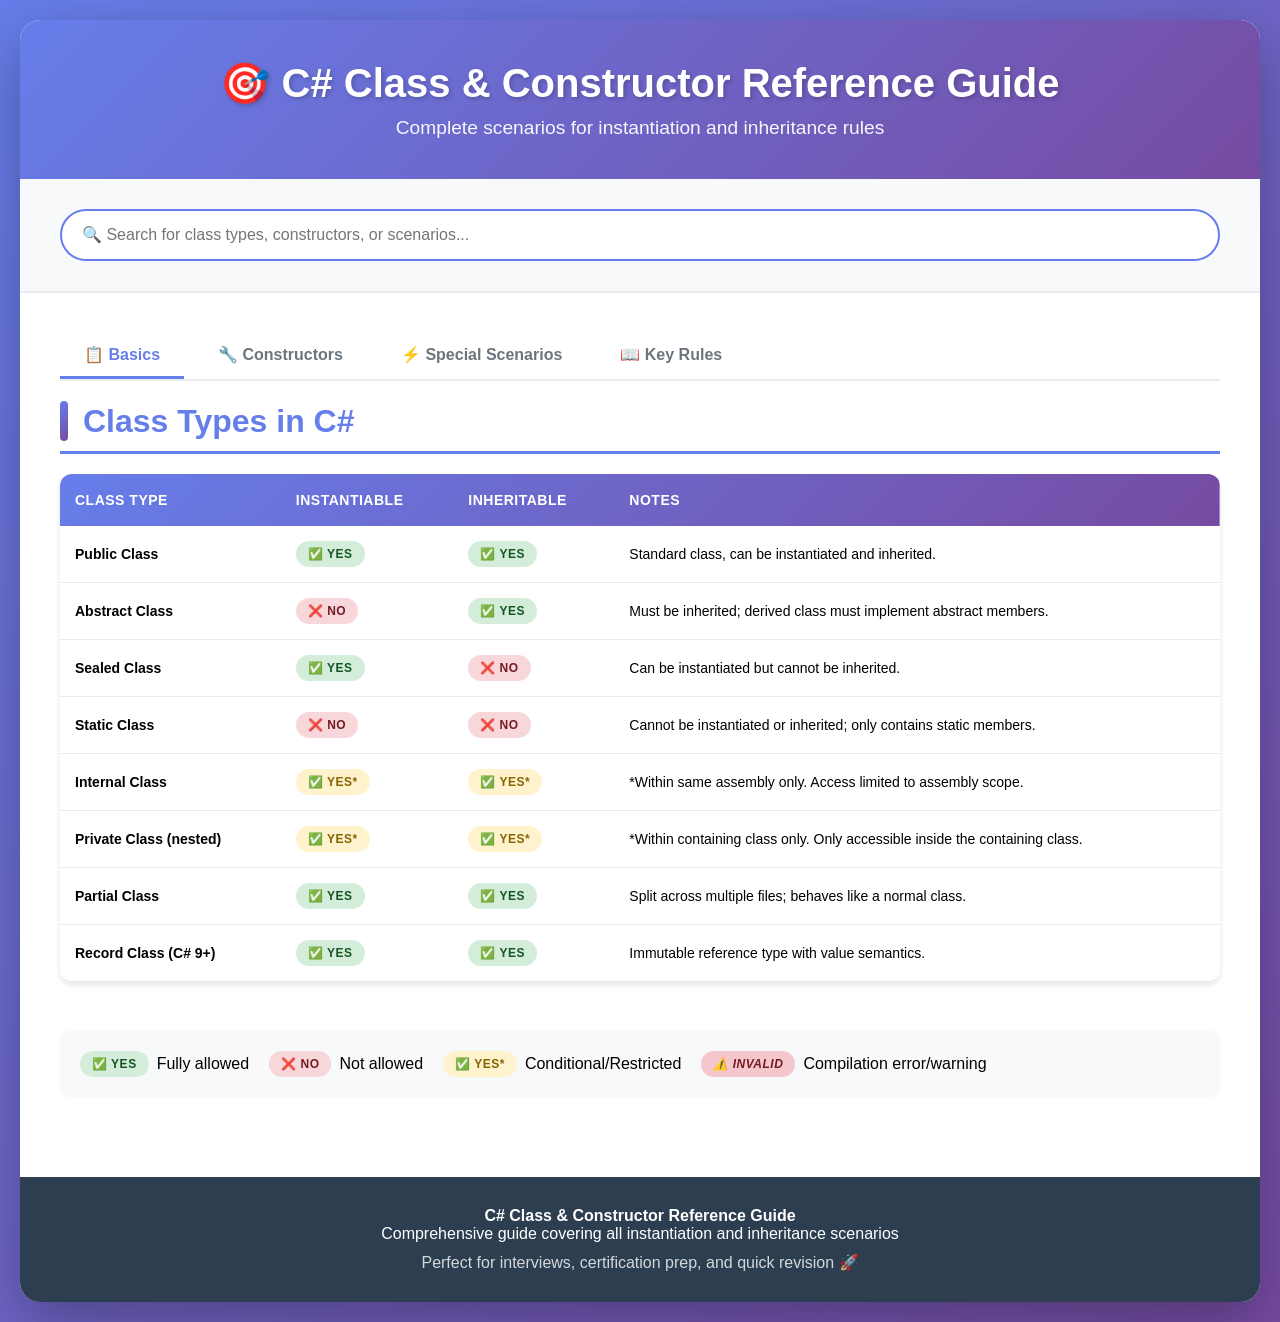
<file: assets/html/csharp-reference (1).html>
<!DOCTYPE html>
<html lang="en">
<head>
    <meta charset="UTF-8">
    <meta name="viewport" content="width=device-width, initial-scale=1.0">
    <title>C# Class & Constructor Reference Guide</title>
    <style>
        * {
            margin: 0;
            padding: 0;
            box-sizing: border-box;
        }

        body {
            font-family: 'Segoe UI', Tahoma, Geneva, Verdana, sans-serif;
            background: linear-gradient(135deg, #667eea 0%, #764ba2 100%);
            padding: 20px;
            min-height: 100vh;
        }

        .container {
            max-width: 1400px;
            margin: 0 auto;
            background: white;
            border-radius: 20px;
            box-shadow: 0 20px 60px rgba(0, 0, 0, 0.3);
            overflow: hidden;
        }

        header {
            background: linear-gradient(135deg, #667eea 0%, #764ba2 100%);
            color: white;
            padding: 40px;
            text-align: center;
        }

        header h1 {
            font-size: 2.5em;
            margin-bottom: 10px;
            text-shadow: 2px 2px 4px rgba(0, 0, 0, 0.2);
        }

        header p {
            font-size: 1.2em;
            opacity: 0.95;
        }

        .search-container {
            padding: 30px 40px;
            background: #f8f9fa;
            border-bottom: 2px solid #e9ecef;
        }

        .search-box {
            width: 100%;
            padding: 15px 20px;
            font-size: 16px;
            border: 2px solid #667eea;
            border-radius: 50px;
            outline: none;
            transition: all 0.3s ease;
        }

        .search-box:focus {
            box-shadow: 0 0 0 4px rgba(102, 126, 234, 0.1);
        }

        .content {
            padding: 40px;
        }

        .section {
            margin-bottom: 50px;
        }

        .section-title {
            font-size: 2em;
            color: #667eea;
            margin-bottom: 20px;
            padding-bottom: 10px;
            border-bottom: 3px solid #667eea;
            display: flex;
            align-items: center;
            gap: 15px;
        }

        .section-title::before {
            content: '';
            width: 8px;
            height: 40px;
            background: linear-gradient(135deg, #667eea 0%, #764ba2 100%);
            border-radius: 4px;
        }

        .table-container {
            overflow-x: auto;
            margin-top: 20px;
            border-radius: 12px;
            box-shadow: 0 4px 6px rgba(0, 0, 0, 0.1);
        }

        table {
            width: 100%;
            border-collapse: collapse;
            background: white;
        }

        thead {
            background: linear-gradient(135deg, #667eea 0%, #764ba2 100%);
            color: white;
        }

        th {
            padding: 18px 15px;
            text-align: left;
            font-weight: 600;
            font-size: 14px;
            text-transform: uppercase;
            letter-spacing: 0.5px;
        }

        td {
            padding: 15px;
            border-bottom: 1px solid #e9ecef;
            font-size: 14px;
        }

        tbody tr {
            transition: all 0.3s ease;
        }

        tbody tr:hover {
            background: #f8f9fa;
            transform: scale(1.01);
            box-shadow: 0 2px 8px rgba(0, 0, 0, 0.1);
        }

        tbody tr:last-child td {
            border-bottom: none;
        }

        .badge {
            display: inline-block;
            padding: 6px 12px;
            border-radius: 20px;
            font-weight: 600;
            font-size: 12px;
            text-transform: uppercase;
            letter-spacing: 0.5px;
        }

        .badge-yes {
            background: #d4edda;
            color: #155724;
        }

        .badge-no {
            background: #f8d7da;
            color: #721c24;
        }

        .badge-partial {
            background: #fff3cd;
            color: #856404;
        }

        .badge-invalid {
            background: #f5c6cb;
            color: #721c24;
            font-style: italic;
        }

        .notes {
            background: #e7f3ff;
            border-left: 4px solid #2196F3;
            padding: 20px;
            margin-top: 30px;
            border-radius: 8px;
        }

        .notes h3 {
            color: #2196F3;
            margin-bottom: 15px;
            font-size: 1.3em;
        }

        .notes ul {
            margin-left: 20px;
            line-height: 1.8;
        }

        .notes li {
            margin-bottom: 10px;
        }

        .key-rules {
            display: grid;
            grid-template-columns: repeat(auto-fit, minmax(300px, 1fr));
            gap: 20px;
            margin-top: 30px;
        }

        .rule-card {
            background: linear-gradient(135deg, #f5f7fa 0%, #c3cfe2 100%);
            padding: 20px;
            border-radius: 12px;
            border-left: 5px solid #667eea;
            transition: all 0.3s ease;
        }

        .rule-card:hover {
            transform: translateY(-5px);
            box-shadow: 0 10px 20px rgba(0, 0, 0, 0.1);
        }

        .rule-card h4 {
            color: #667eea;
            margin-bottom: 10px;
            font-size: 1.1em;
        }

        .rule-card p {
            color: #333;
            line-height: 1.6;
        }

        .highlight {
            background-color: #fff3cd;
            padding: 2px 6px;
            border-radius: 4px;
        }

        footer {
            background: #2c3e50;
            color: white;
            text-align: center;
            padding: 30px;
            margin-top: 40px;
        }

        .legend {
            display: flex;
            gap: 20px;
            flex-wrap: wrap;
            margin-top: 20px;
            padding: 20px;
            background: #f8f9fa;
            border-radius: 8px;
        }

        .legend-item {
            display: flex;
            align-items: center;
            gap: 8px;
        }

        @media (max-width: 768px) {
            header h1 {
                font-size: 1.8em;
            }

            .content {
                padding: 20px;
            }

            th, td {
                padding: 10px 8px;
                font-size: 12px;
            }

            .key-rules {
                grid-template-columns: 1fr;
            }
        }

        .tab-container {
            display: flex;
            gap: 10px;
            margin-bottom: 20px;
            border-bottom: 2px solid #e9ecef;
        }

        .tab {
            padding: 12px 24px;
            background: transparent;
            border: none;
            border-bottom: 3px solid transparent;
            cursor: pointer;
            font-size: 16px;
            font-weight: 600;
            color: #6c757d;
            transition: all 0.3s ease;
        }

        .tab:hover {
            color: #667eea;
        }

        .tab.active {
            color: #667eea;
            border-bottom-color: #667eea;
        }

        .tab-content {
            display: none;
        }

        .tab-content.active {
            display: block;
            animation: fadeIn 0.5s ease;
        }

        @keyframes fadeIn {
            from {
                opacity: 0;
                transform: translateY(10px);
            }
            to {
                opacity: 1;
                transform: translateY(0);
            }
        }
    </style>
</head>
<body>
    <div class="container">
        <header>
            <h1>🎯 C# Class & Constructor Reference Guide</h1>
            <p>Complete scenarios for instantiation and inheritance rules</p>
        </header>

        <div class="search-container">
            <input type="text" class="search-box" id="searchInput" placeholder="🔍 Search for class types, constructors, or scenarios...">
        </div>

        <div class="content">
            <!-- Tab Navigation -->
            <div class="tab-container">
                <button class="tab active" onclick="switchTab('basics')">📋 Basics</button>
                <button class="tab" onclick="switchTab('constructors')">🔧 Constructors</button>
                <button class="tab" onclick="switchTab('special')">⚡ Special Scenarios</button>
                <button class="tab" onclick="switchTab('rules')">📖 Key Rules</button>
            </div>

            <!-- Tab 1: Basics -->
            <div id="basics" class="tab-content active">
                <div class="section">
                    <h2 class="section-title">Class Types in C#</h2>
                    
                    <div class="table-container">
                        <table>
                            <thead>
                                <tr>
                                    <th>Class Type</th>
                                    <th>Instantiable</th>
                                    <th>Inheritable</th>
                                    <th>Notes</th>
                                </tr>
                            </thead>
                            <tbody>
                                <tr>
                                    <td><strong>Public Class</strong></td>
                                    <td><span class="badge badge-yes">✅ Yes</span></td>
                                    <td><span class="badge badge-yes">✅ Yes</span></td>
                                    <td>Standard class, can be instantiated and inherited.</td>
                                </tr>
                                <tr>
                                    <td><strong>Abstract Class</strong></td>
                                    <td><span class="badge badge-no">❌ No</span></td>
                                    <td><span class="badge badge-yes">✅ Yes</span></td>
                                    <td>Must be inherited; derived class must implement abstract members.</td>
                                </tr>
                                <tr>
                                    <td><strong>Sealed Class</strong></td>
                                    <td><span class="badge badge-yes">✅ Yes</span></td>
                                    <td><span class="badge badge-no">❌ No</span></td>
                                    <td>Can be instantiated but cannot be inherited.</td>
                                </tr>
                                <tr>
                                    <td><strong>Static Class</strong></td>
                                    <td><span class="badge badge-no">❌ No</span></td>
                                    <td><span class="badge badge-no">❌ No</span></td>
                                    <td>Cannot be instantiated or inherited; only contains static members.</td>
                                </tr>
                                <tr>
                                    <td><strong>Internal Class</strong></td>
                                    <td><span class="badge badge-partial">✅ Yes*</span></td>
                                    <td><span class="badge badge-partial">✅ Yes*</span></td>
                                    <td>*Within same assembly only. Access limited to assembly scope.</td>
                                </tr>
                                <tr>
                                    <td><strong>Private Class (nested)</strong></td>
                                    <td><span class="badge badge-partial">✅ Yes*</span></td>
                                    <td><span class="badge badge-partial">✅ Yes*</span></td>
                                    <td>*Within containing class only. Only accessible inside the containing class.</td>
                                </tr>
                                <tr>
                                    <td><strong>Partial Class</strong></td>
                                    <td><span class="badge badge-yes">✅ Yes</span></td>
                                    <td><span class="badge badge-yes">✅ Yes</span></td>
                                    <td>Split across multiple files; behaves like a normal class.</td>
                                </tr>
                                <tr>
                                    <td><strong>Record Class (C# 9+)</strong></td>
                                    <td><span class="badge badge-yes">✅ Yes</span></td>
                                    <td><span class="badge badge-yes">✅ Yes</span></td>
                                    <td>Immutable reference type with value semantics.</td>
                                </tr>
                            </tbody>
                        </table>
                    </div>
                </div>
            </div>

            <!-- Tab 2: Constructors -->
            <div id="constructors" class="tab-content">
                <div class="section">
                    <h2 class="section-title">Constructor Scenarios in C#</h2>
                    
                    <div class="table-container">
                        <table>
                            <thead>
                                <tr>
                                    <th>Class Type</th>
                                    <th>Constructor Type</th>
                                    <th>Instantiable</th>
                                    <th>Inheritable</th>
                                    <th>Notes</th>
                                </tr>
                            </thead>
                            <tbody>
                                <tr>
                                    <td><strong>Public Class</strong></td>
                                    <td>Public Constructor</td>
                                    <td><span class="badge badge-yes">✅ Yes</span></td>
                                    <td><span class="badge badge-yes">✅ Yes</span></td>
                                    <td>Normal instantiation and inheritance.</td>
                                </tr>
                                <tr>
                                    <td><strong>Public Class</strong></td>
                                    <td>Private Constructor</td>
                                    <td><span class="badge badge-no">❌ No</span></td>
                                    <td><span class="badge badge-no">❌ No</span></td>
                                    <td>Used for Singleton or Factory patterns.</td>
                                </tr>
                                <tr>
                                    <td><strong>Public Class</strong></td>
                                    <td>Protected Constructor</td>
                                    <td><span class="badge badge-no">❌ No*</span></td>
                                    <td><span class="badge badge-yes">✅ Yes</span></td>
                                    <td>*Outside class. Only derived classes can call it.</td>
                                </tr>
                                <tr>
                                    <td><strong>Public Class</strong></td>
                                    <td>Internal Constructor</td>
                                    <td><span class="badge badge-partial">✅ Yes*</span></td>
                                    <td><span class="badge badge-partial">✅ Yes*</span></td>
                                    <td>*Only within same assembly.</td>
                                </tr>
                                <tr>
                                    <td><strong>Public Class</strong></td>
                                    <td>Static Constructor</td>
                                    <td><span class="badge badge-partial">N/A</span></td>
                                    <td><span class="badge badge-yes">✅ Yes</span></td>
                                    <td>Used for static initialization; runs once per type.</td>
                                </tr>
                                <tr>
                                    <td><strong>Abstract Class</strong></td>
                                    <td>Public/Protected Constructor</td>
                                    <td><span class="badge badge-no">❌ No</span></td>
                                    <td><span class="badge badge-yes">✅ Yes</span></td>
                                    <td>Derived classes can call base constructor.</td>
                                </tr>
                                <tr>
                                    <td><strong>Abstract Class</strong></td>
                                    <td>Private Constructor</td>
                                    <td><span class="badge badge-no">❌ No</span></td>
                                    <td><span class="badge badge-partial">✅ Yes*</span></td>
                                    <td>*Derived classes cannot call it; used for static factory methods.</td>
                                </tr>
                                <tr>
                                    <td><strong>Sealed Class</strong></td>
                                    <td>Public Constructor</td>
                                    <td><span class="badge badge-yes">✅ Yes</span></td>
                                    <td><span class="badge badge-no">❌ No</span></td>
                                    <td>Instantiable but not inheritable.</td>
                                </tr>
                                <tr>
                                    <td><strong>Sealed Class</strong></td>
                                    <td>Private Constructor</td>
                                    <td><span class="badge badge-no">❌ No</span></td>
                                    <td><span class="badge badge-no">❌ No</span></td>
                                    <td>Singleton pattern (e.g., static factory).</td>
                                </tr>
                                <tr>
                                    <td><strong>Sealed Class</strong></td>
                                    <td>Protected Constructor</td>
                                    <td><span class="badge badge-invalid">⚠️ Invalid</span></td>
                                    <td><span class="badge badge-no">❌ No</span></td>
                                    <td>Compilation warning: Protected is meaningless in sealed class.</td>
                                </tr>
                                <tr>
                                    <td><strong>Static Class</strong></td>
                                    <td>Static Constructor</td>
                                    <td><span class="badge badge-no">❌ No</span></td>
                                    <td><span class="badge badge-no">❌ No</span></td>
                                    <td>Only static members; constructor runs once automatically.</td>
                                </tr>
                                <tr>
                                    <td><strong>Static Class</strong></td>
                                    <td>Instance Constructor</td>
                                    <td><span class="badge badge-invalid">⚠️ Error</span></td>
                                    <td><span class="badge badge-invalid">⚠️ Error</span></td>
                                    <td>Compilation error: Static classes cannot have instance constructors.</td>
                                </tr>
                                <tr>
                                    <td><strong>Nested Private Class</strong></td>
                                    <td>Public Constructor</td>
                                    <td><span class="badge badge-partial">✅ Yes*</span></td>
                                    <td><span class="badge badge-partial">✅ Yes*</span></td>
                                    <td>*Inside containing class. Scope limited to containing class.</td>
                                </tr>
                            </tbody>
                        </table>
                    </div>
                </div>
            </div>

            <!-- Tab 3: Special Scenarios -->
            <div id="special" class="tab-content">
                <div class="section">
                    <h2 class="section-title">Special Constructor Scenarios</h2>
                    
                    <div class="table-container">
                        <table>
                            <thead>
                                <tr>
                                    <th>Scenario</th>
                                    <th>Instantiable</th>
                                    <th>Inheritable</th>
                                    <th>Explanation</th>
                                </tr>
                            </thead>
                            <tbody>
                                <tr>
                                    <td><strong>Class with ONLY private constructor(s)</strong></td>
                                    <td><span class="badge badge-no">❌ No</span></td>
                                    <td><span class="badge badge-no">❌ No</span></td>
                                    <td>Singleton pattern / Factory pattern</td>
                                </tr>
                                <tr>
                                    <td><strong>Class with private + protected constructors</strong></td>
                                    <td><span class="badge badge-no">❌ No</span></td>
                                    <td><span class="badge badge-yes">✅ Yes</span></td>
                                    <td>Derived classes can use protected constructor</td>
                                </tr>
                                <tr>
                                    <td><strong>Class with private + public constructors</strong></td>
                                    <td><span class="badge badge-yes">✅ Yes</span></td>
                                    <td><span class="badge badge-yes">✅ Yes</span></td>
                                    <td>Public constructor allows instantiation</td>
                                </tr>
                                <tr>
                                    <td><strong>Class with ONLY static constructor</strong></td>
                                    <td><span class="badge badge-yes">✅ Yes*</span></td>
                                    <td><span class="badge badge-yes">✅ Yes</span></td>
                                    <td>*Compiler adds default public constructor (unless it's a static class)</td>
                                </tr>
                                <tr>
                                    <td><strong>Abstract class with ONLY private constructor</strong></td>
                                    <td><span class="badge badge-no">❌ No</span></td>
                                    <td><span class="badge badge-partial">✅ Yes*</span></td>
                                    <td>*Derived classes cannot call constructor; static factory pattern</td>
                                </tr>
                                <tr>
                                    <td><strong>Class with multiple constructors (overloading)</strong></td>
                                    <td><span class="badge badge-yes">✅ Yes</span></td>
                                    <td><span class="badge badge-yes">✅ Yes</span></td>
                                    <td>As long as at least one is accessible</td>
                                </tr>
                                <tr>
                                    <td><strong>Record with positional parameters (C# 9+)</strong></td>
                                    <td><span class="badge badge-yes">✅ Yes</span></td>
                                    <td><span class="badge badge-yes">✅ Yes</span></td>
                                    <td>Generates constructor + properties automatically</td>
                                </tr>
                            </tbody>
                        </table>
                    </div>

                    <div class="notes">
                        <h3>📝 Special Notes</h3>
                        <ul>
                            <li><strong>Default Constructor:</strong> If no constructor is defined, C# provides a default public constructor (except for static classes).</li>
                            <li><strong>Copy Constructor:</strong> Not built-in like C++, but can be manually defined.</li>
                            <li><strong>Private Constructors in Abstract Classes:</strong> Prevent derived classes from calling that specific constructor.</li>
                            <li><strong>Static Constructors:</strong> Cannot have parameters, cannot be called explicitly, and execute once per type.</li>
                            <li><strong>Protected Internal:</strong> Accessible within same assembly OR derived classes (anywhere).</li>
                            <li><strong>Private Protected (C# 7.2+):</strong> Accessible only in derived classes within same assembly.</li>
                        </ul>
                    </div>
                </div>
            </div>

            <!-- Tab 4: Key Rules -->
            <div id="rules" class="tab-content">
                <div class="section">
                    <h2 class="section-title">Key Rules to Remember</h2>
                    
                    <div class="key-rules">
                        <div class="rule-card">
                            <h4>🔒 Static Classes</h4>
                            <p>No instance constructors, no inheritance, only static members allowed.</p>
                        </div>
                        
                        <div class="rule-card">
                            <h4>🎨 Abstract Classes</h4>
                            <p>Cannot instantiate directly, but derived classes call base constructors.</p>
                        </div>
                        
                        <div class="rule-card">
                            <h4>🔐 Sealed Classes</h4>
                            <p>Cannot inherit, but can instantiate (unless private constructor).</p>
                        </div>
                        
                        <div class="rule-card">
                            <h4>🏭 Private Constructors</h4>
                            <p>Block external instantiation; used for Singletons/Factories.</p>
                        </div>
                        
                        <div class="rule-card">
                            <h4>🛡️ Protected Constructors</h4>
                            <p>Prevent external instantiation, allow inheritance.</p>
                        </div>
                        
                        <div class="rule-card">
                            <h4>⚡ Static Constructors</h4>
                            <p>Run once per type, automatically invoked, no parameters allowed.</p>
                        </div>
                        
                        <div class="rule-card">
                            <h4>🆕 Default Constructor</h4>
                            <p>Auto-generated ONLY if no constructors are defined (except static-only).</p>
                        </div>
                        
                        <div class="rule-card">
                            <h4>📦 Records (C# 9+)</h4>
                            <p>Reference types with built-in value semantics and primary constructors.</p>
                        </div>
                    </div>

                    <div class="notes" style="margin-top: 30px; background: #fff3cd; border-left-color: #ffc107;">
                        <h3>⚠️ Invalid Combinations (Compilation Errors)</h3>
                        <ul>
                            <li><span class="highlight">abstract sealed class</span> - Cannot combine abstract and sealed modifiers</li>
                            <li><span class="highlight">Static class with instance constructor</span> - Static classes cannot have instance members</li>
                            <li><span class="highlight">Sealed class with protected constructor</span> - Warning: Protected is meaningless (no inheritance possible)</li>
                        </ul>
                    </div>
                </div>
            </div>

            <!-- Legend -->
            <div class="legend">
                <div class="legend-item">
                    <span class="badge badge-yes">✅ Yes</span>
                    <span>Fully allowed</span>
                </div>
                <div class="legend-item">
                    <span class="badge badge-no">❌ No</span>
                    <span>Not allowed</span>
                </div>
                <div class="legend-item">
                    <span class="badge badge-partial">✅ Yes*</span>
                    <span>Conditional/Restricted</span>
                </div>
                <div class="legend-item">
                    <span class="badge badge-invalid">⚠️ Invalid</span>
                    <span>Compilation error/warning</span>
                </div>
            </div>
        </div>

        <footer>
            <p><strong>C# Class & Constructor Reference Guide</strong></p>
            <p>Comprehensive guide covering all instantiation and inheritance scenarios</p>
            <p style="margin-top: 10px; opacity: 0.8;">Perfect for interviews, certification prep, and quick revision 🚀</p>
        </footer>
    </div>

    <script>
        // Search functionality
        const searchInput = document.getElementById('searchInput');
        searchInput.addEventListener('input', function(e) {
            const searchTerm = e.target.value.toLowerCase();
            const tables = document.querySelectorAll('table tbody tr');
            
            tables.forEach(row => {
                const text = row.textContent.toLowerCase();
                if (text.includes(searchTerm)) {
                    row.style.display = '';
                } else {
                    row.style.display = 'none';
                }
            });
        });

        // Tab switching functionality
        function switchTab(tabName) {
            // Hide all tab contents
            const tabContents = document.querySelectorAll('.tab-content');
            tabContents.forEach(content => {
                content.classList.remove('active');
            });

            // Remove active class from all tabs
            const tabs = document.querySelectorAll('.tab');
            tabs.forEach(tab => {
                tab.classList.remove('active');
            });

            // Show selected tab content
            document.getElementById(tabName).classList.add('active');
            
            // Add active class to clicked tab
            event.target.classList.add('active');
        }
    </script>
</body>
</html>
</file>
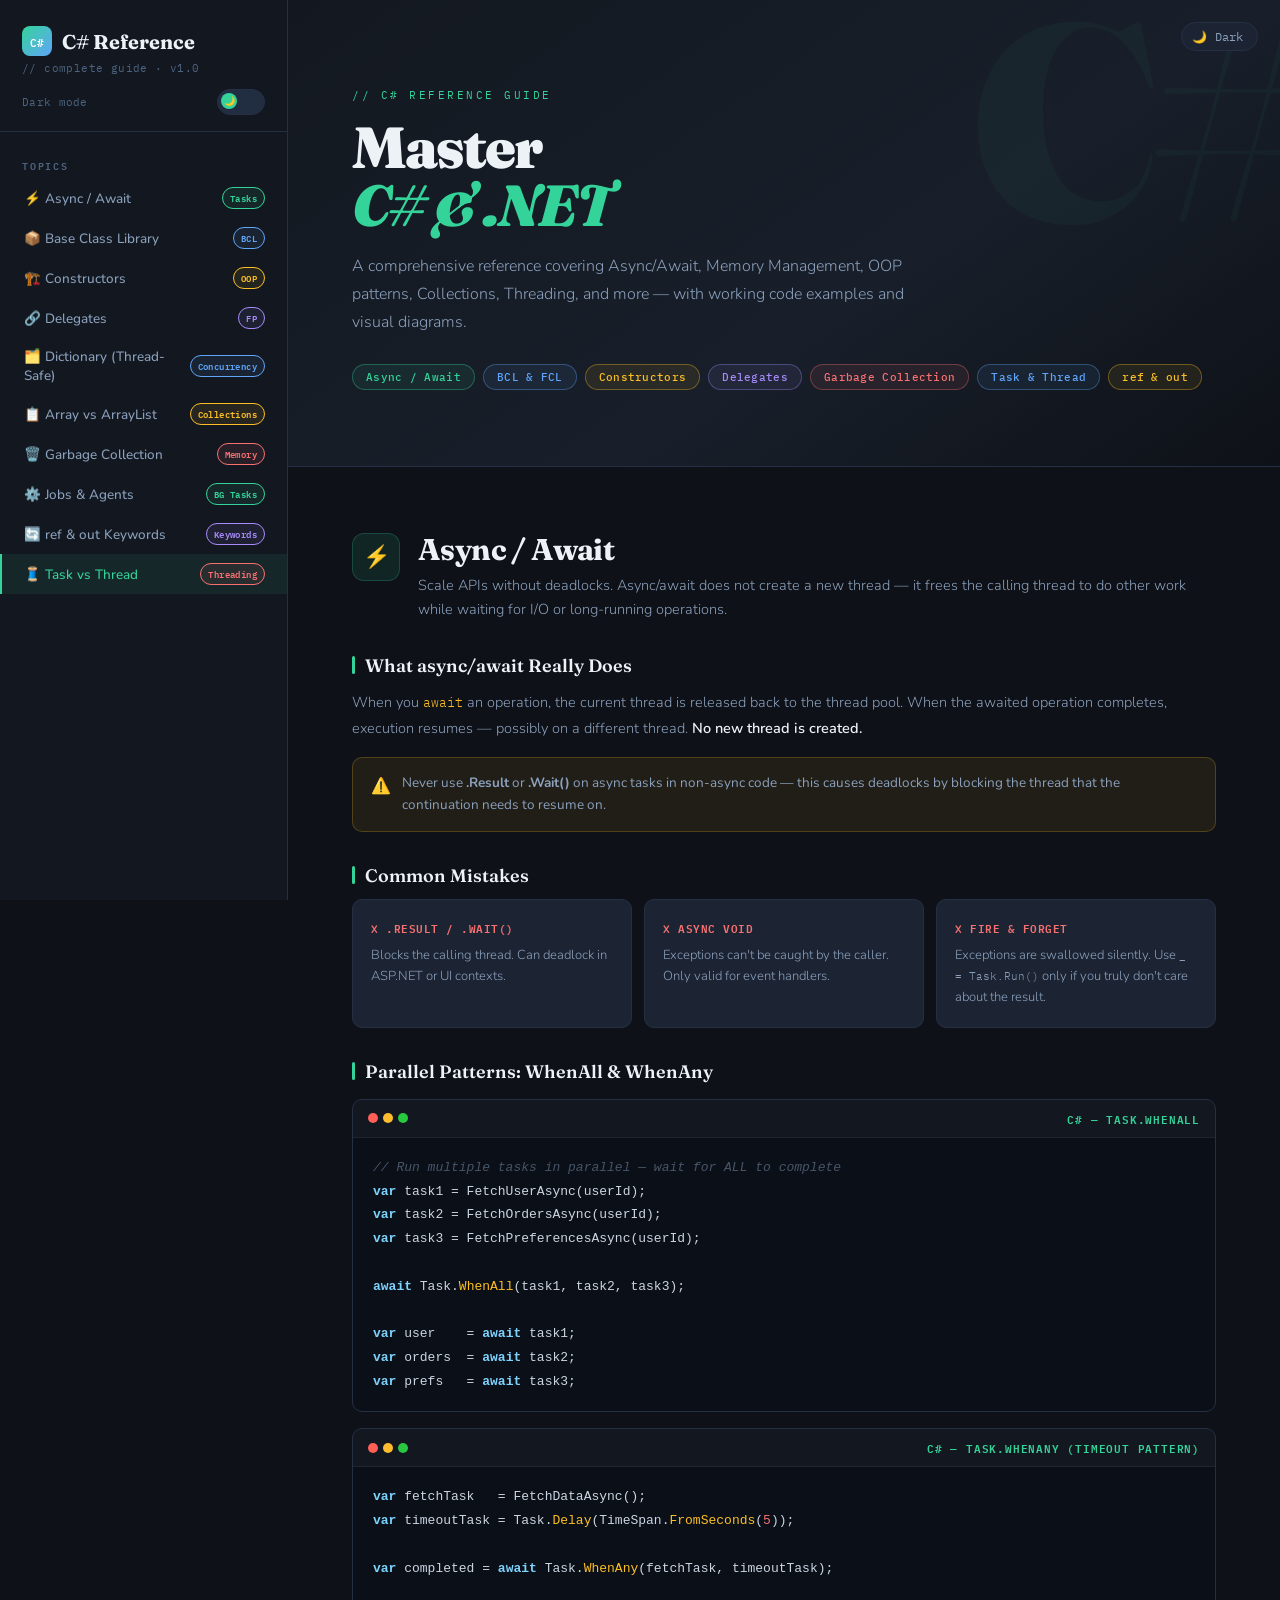
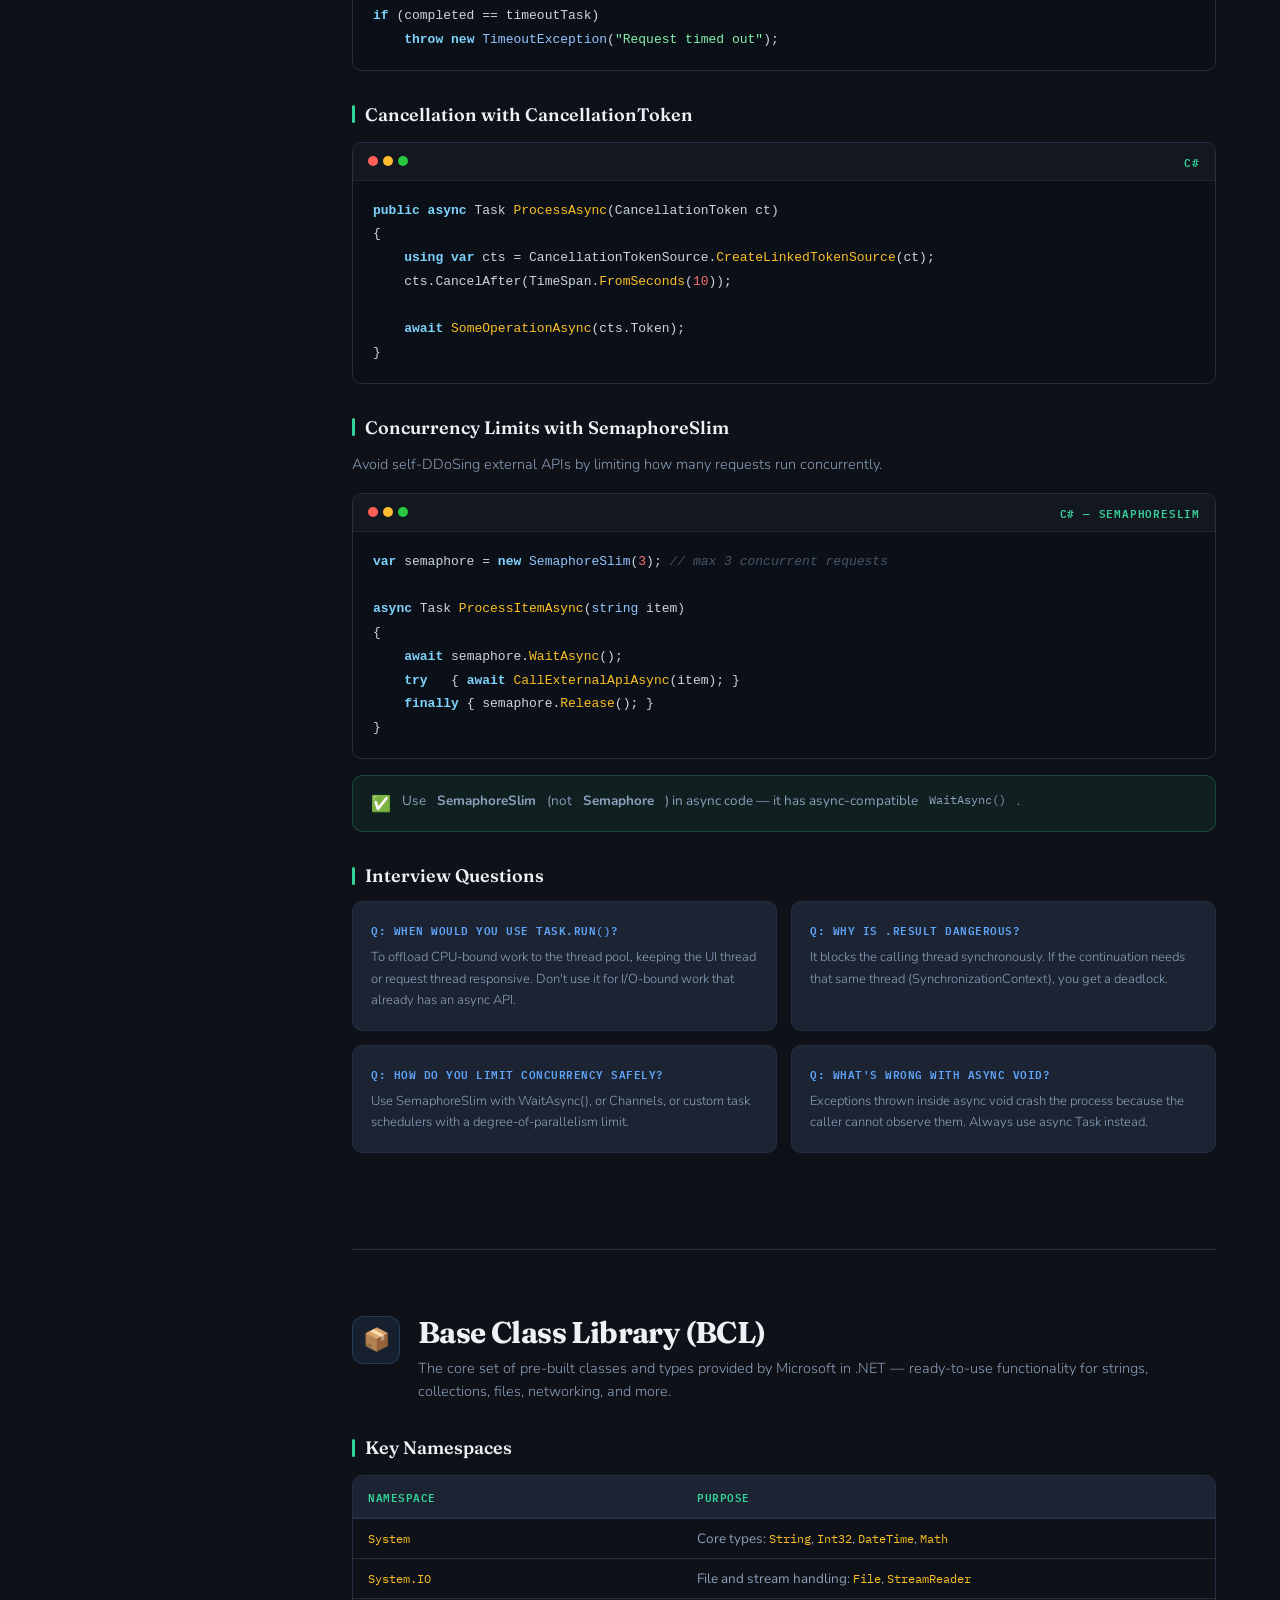
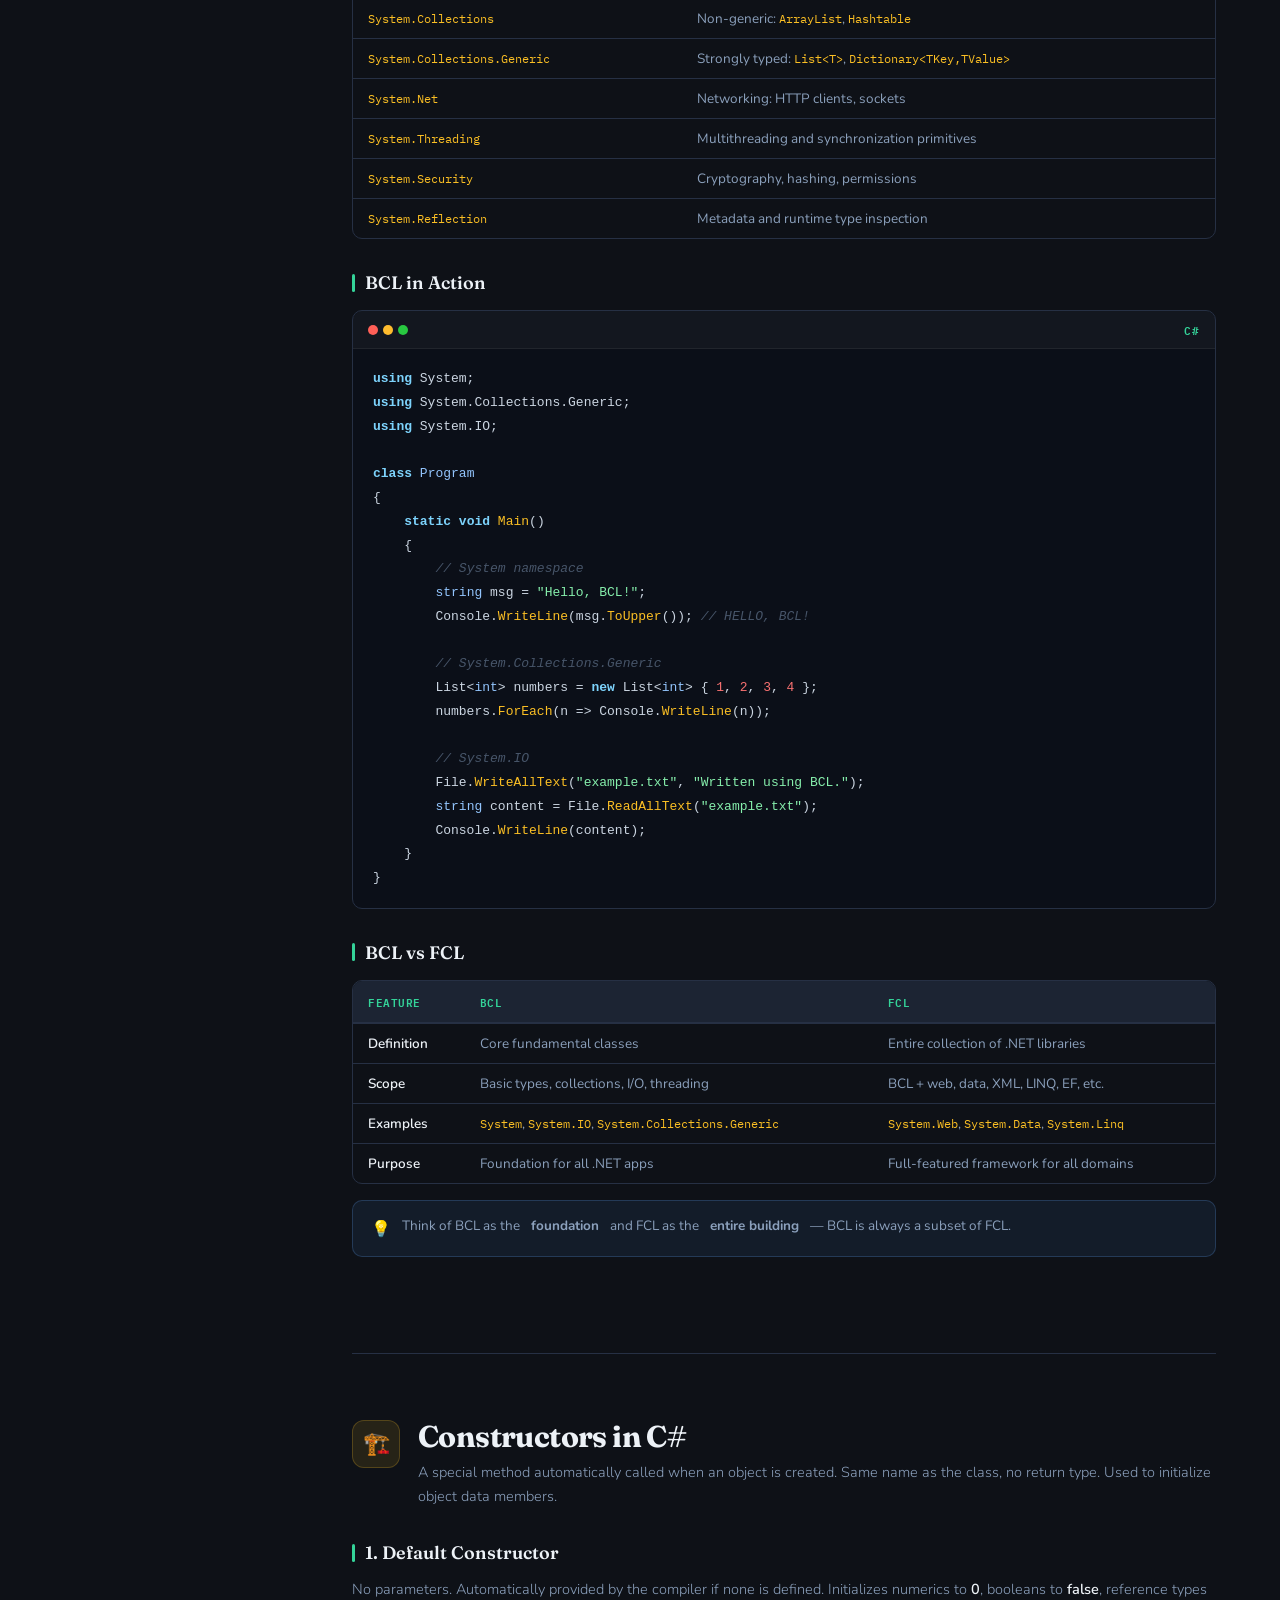
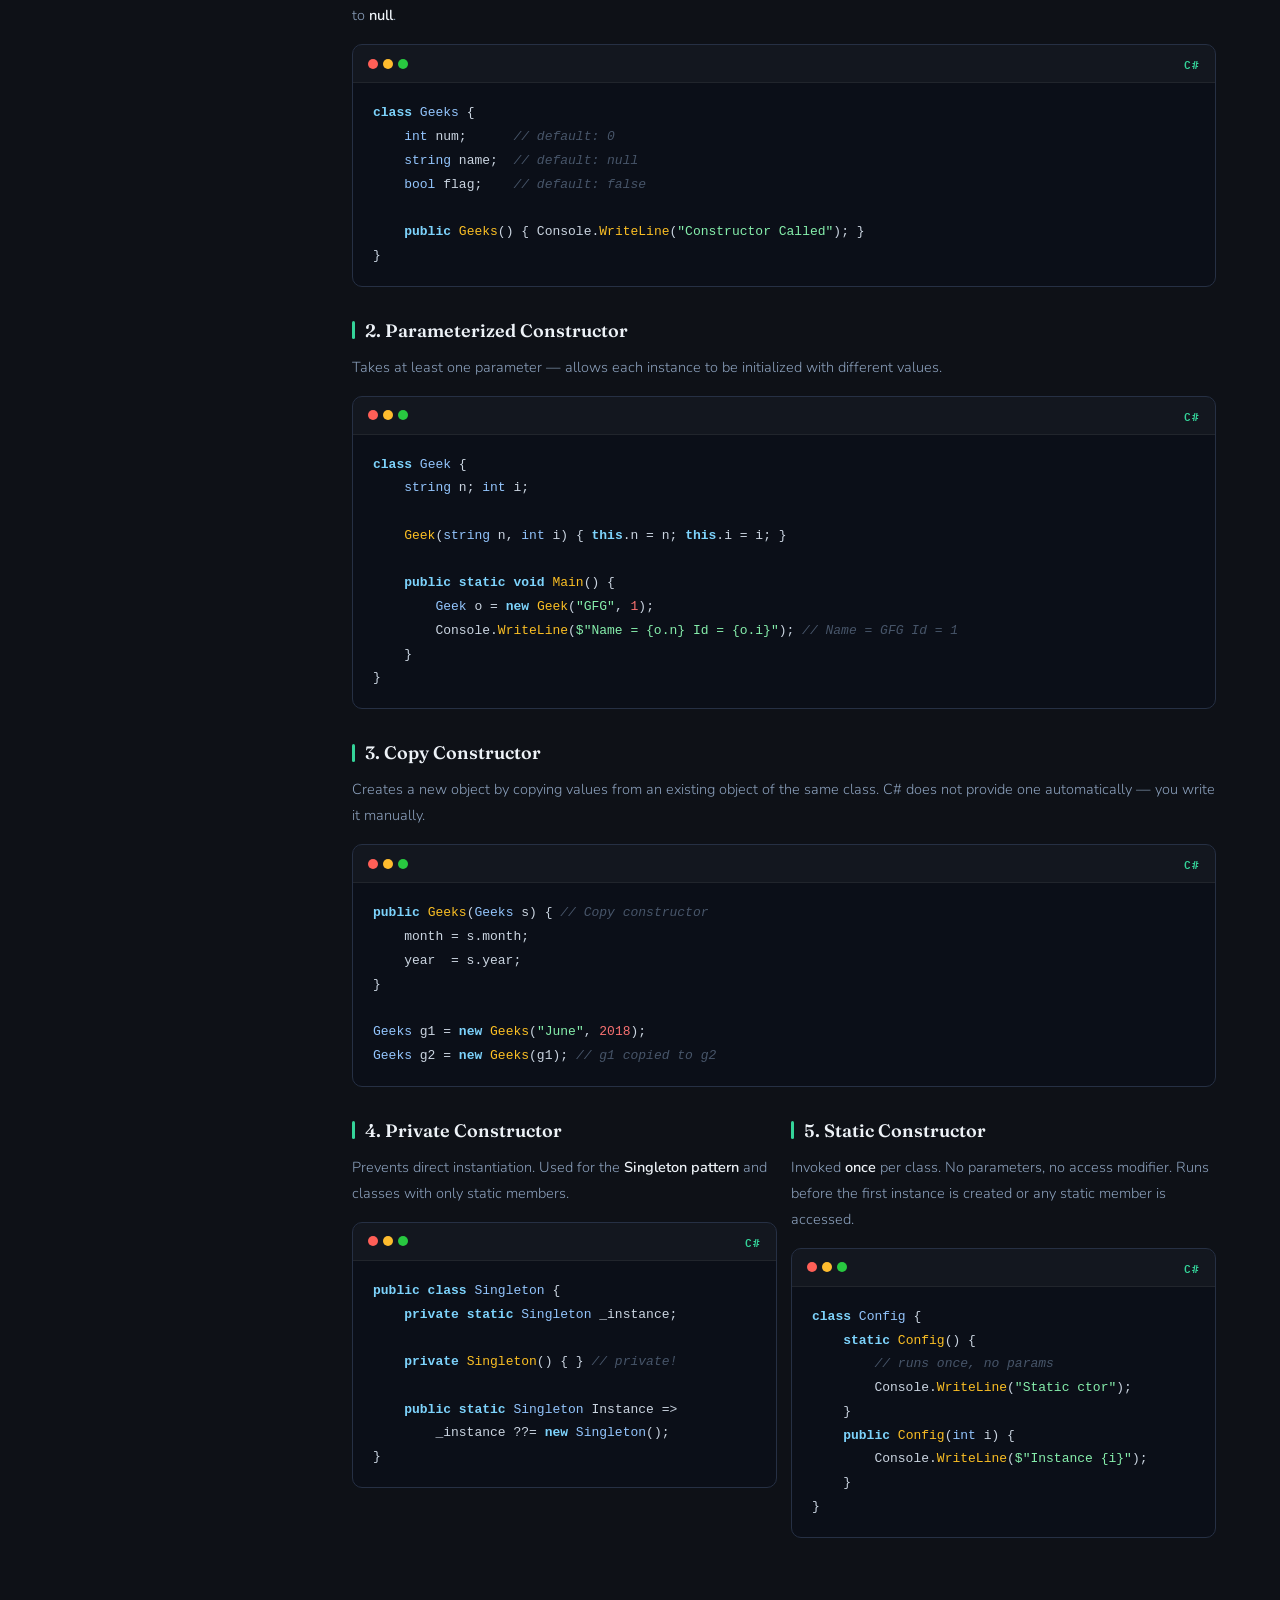
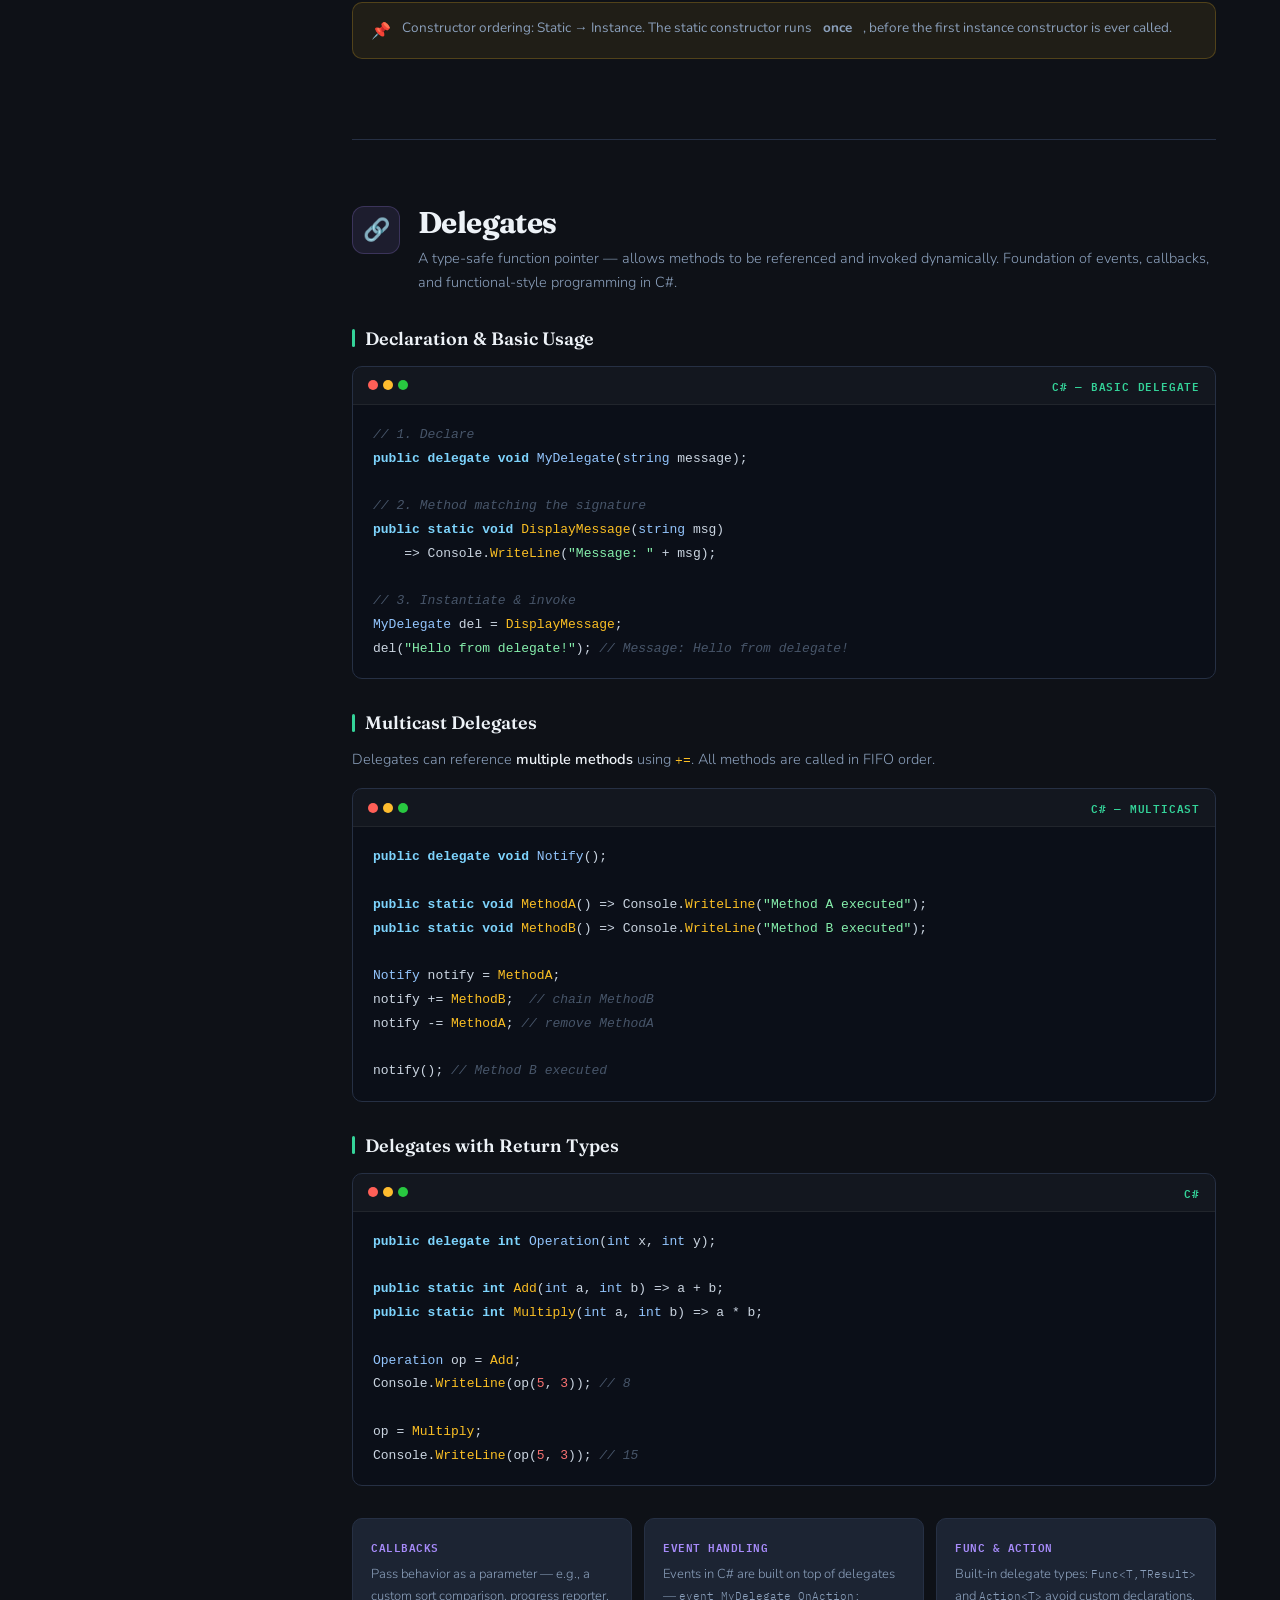
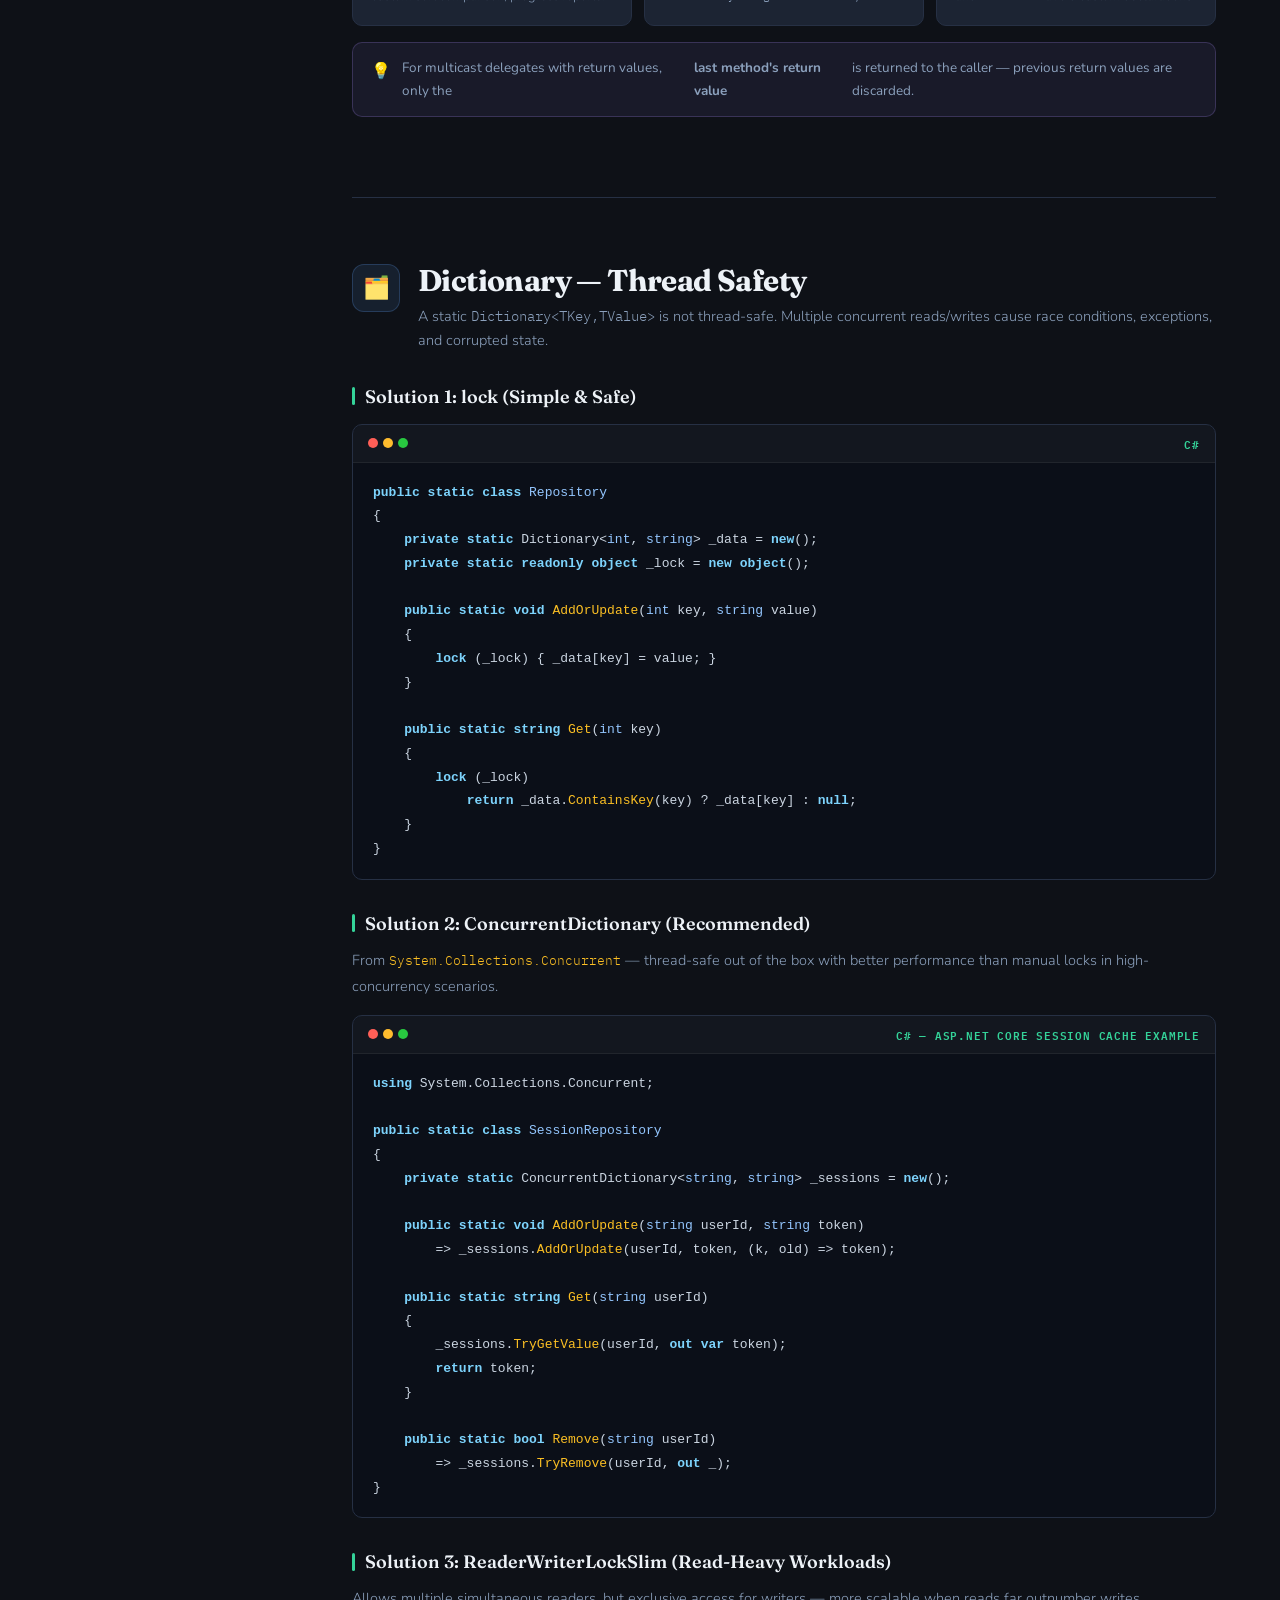
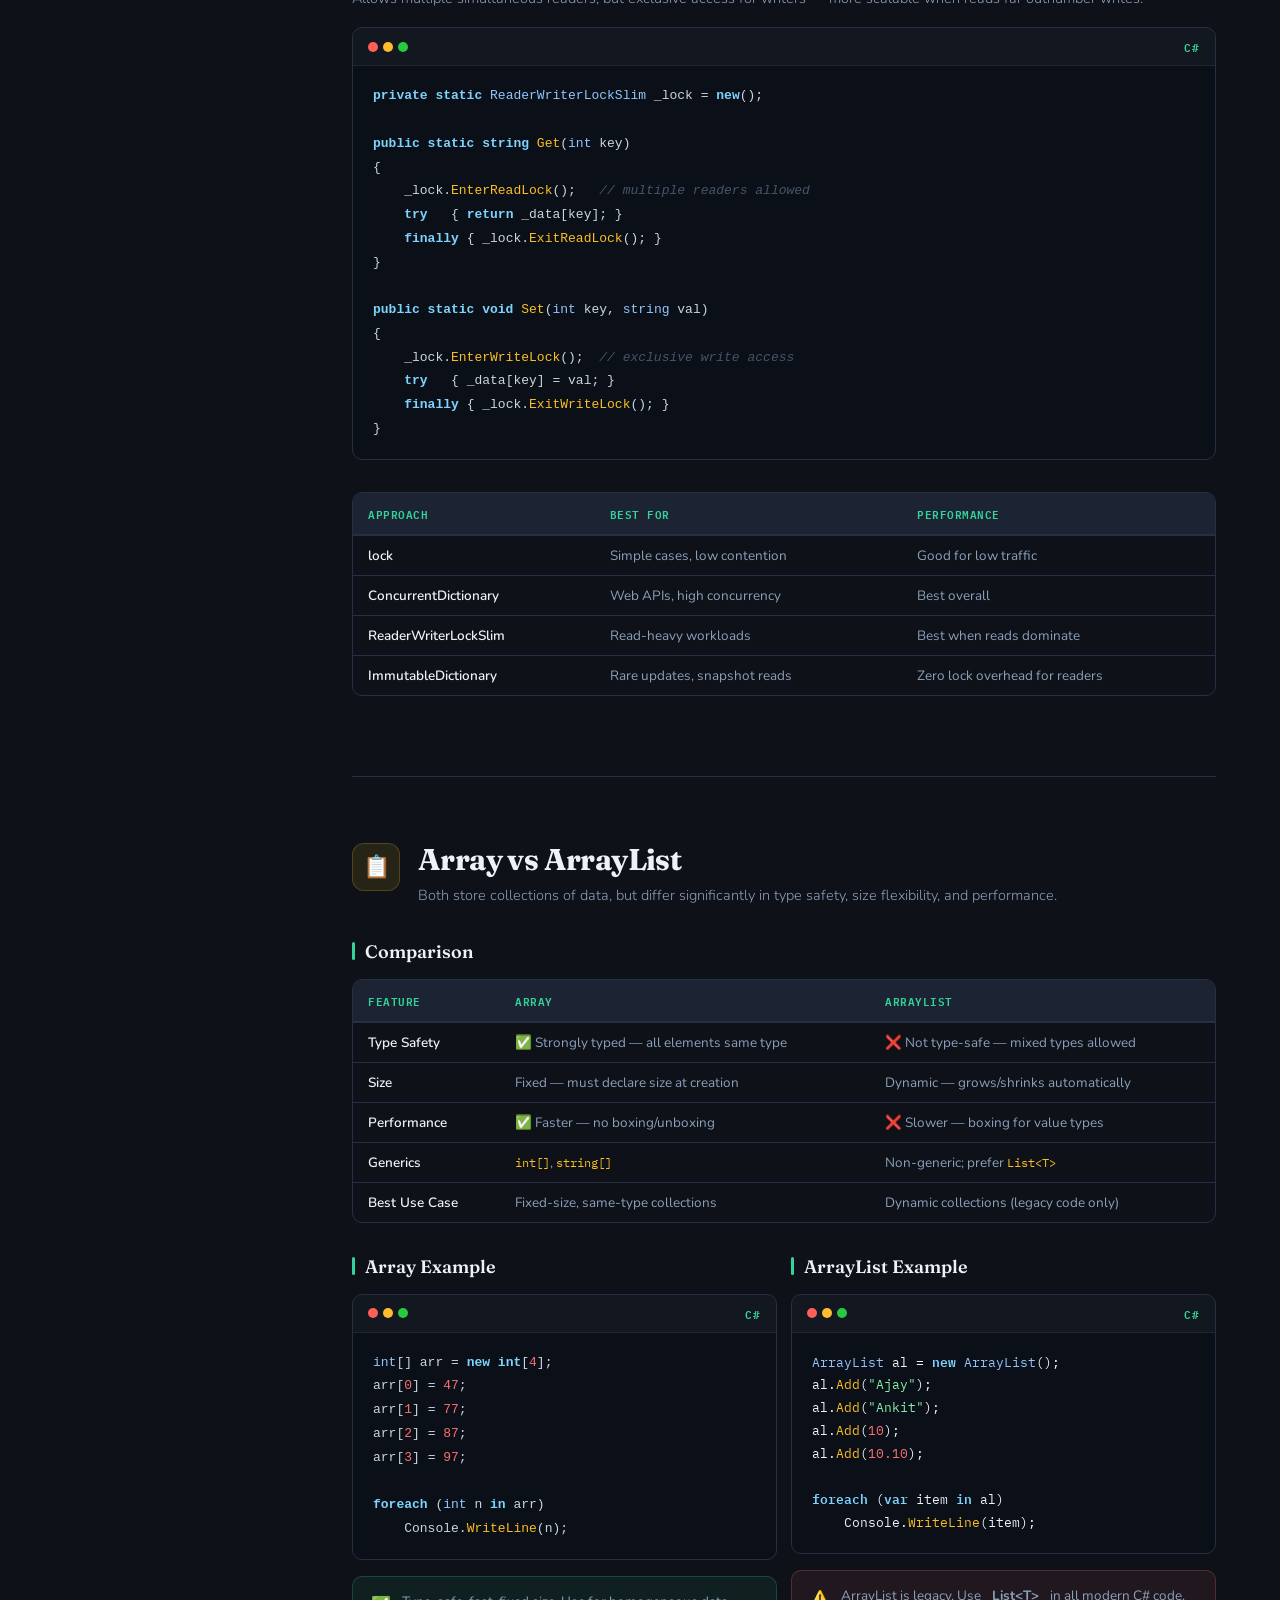
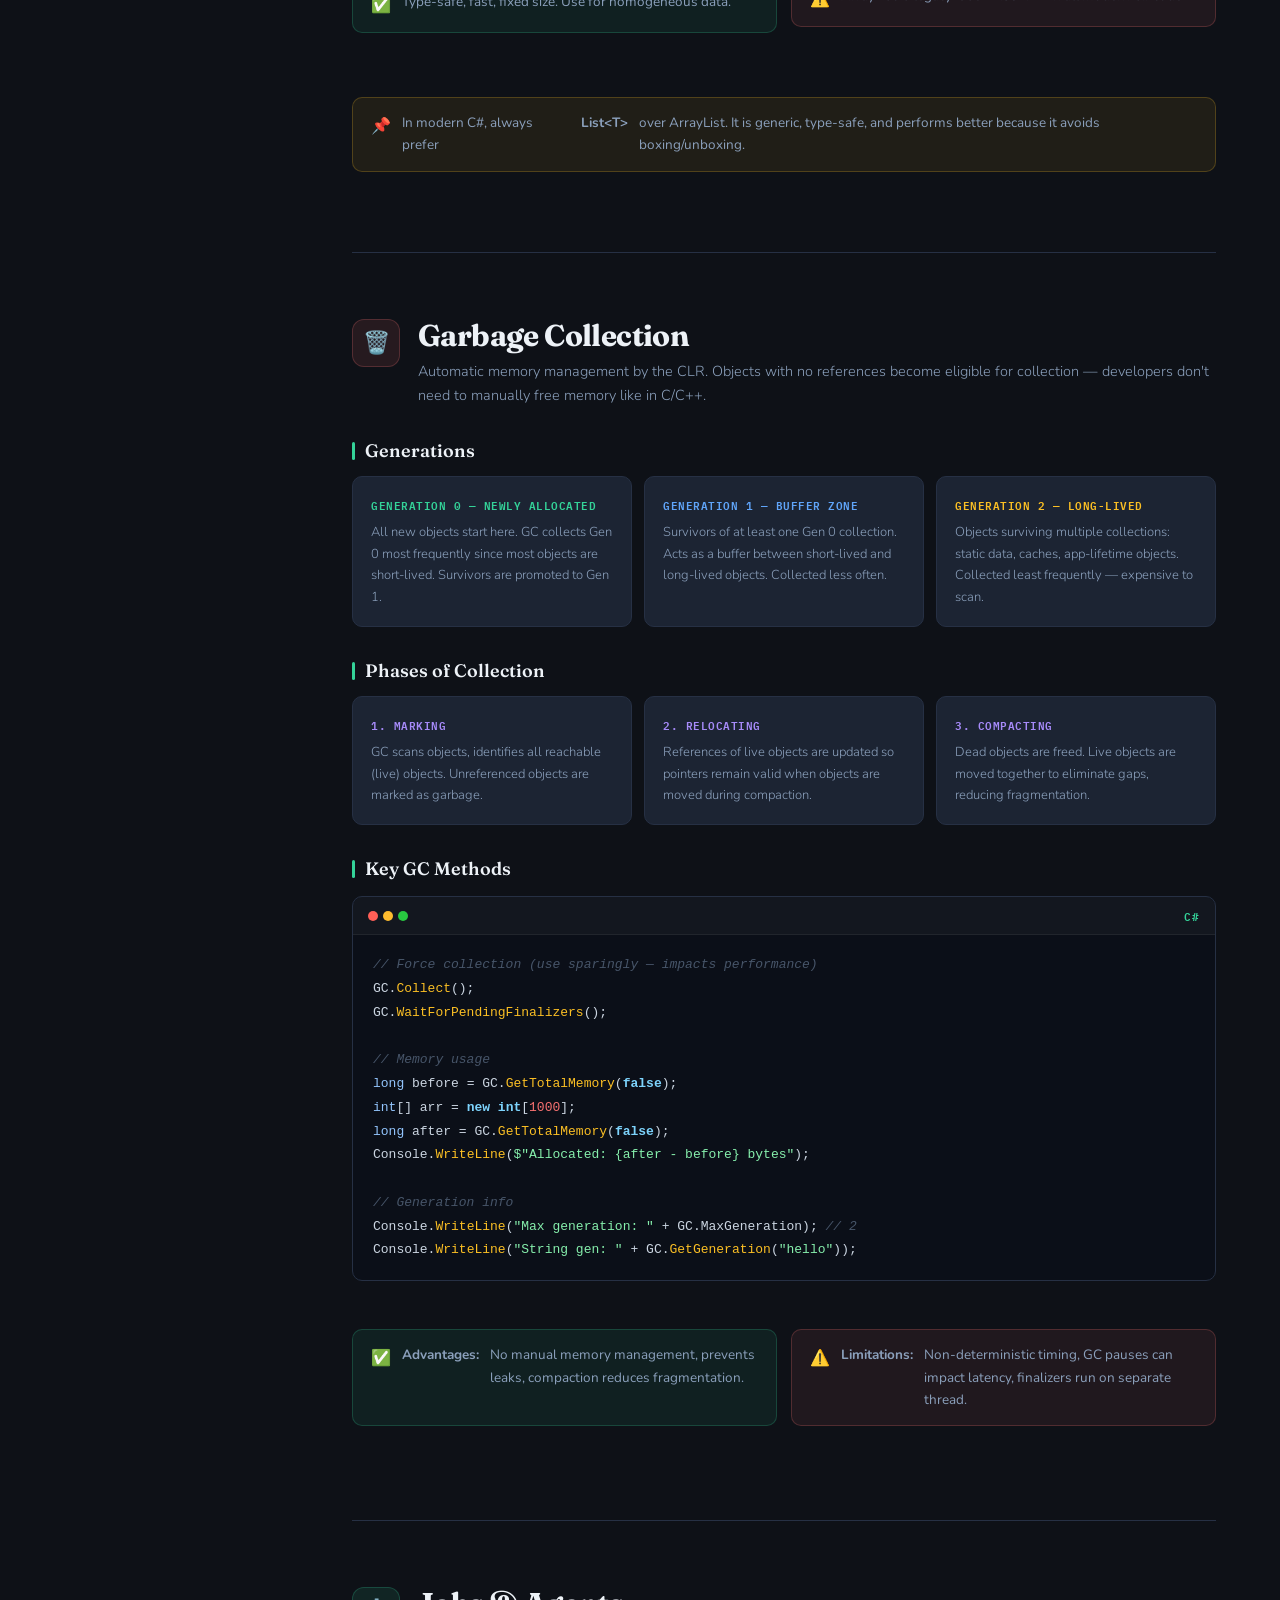
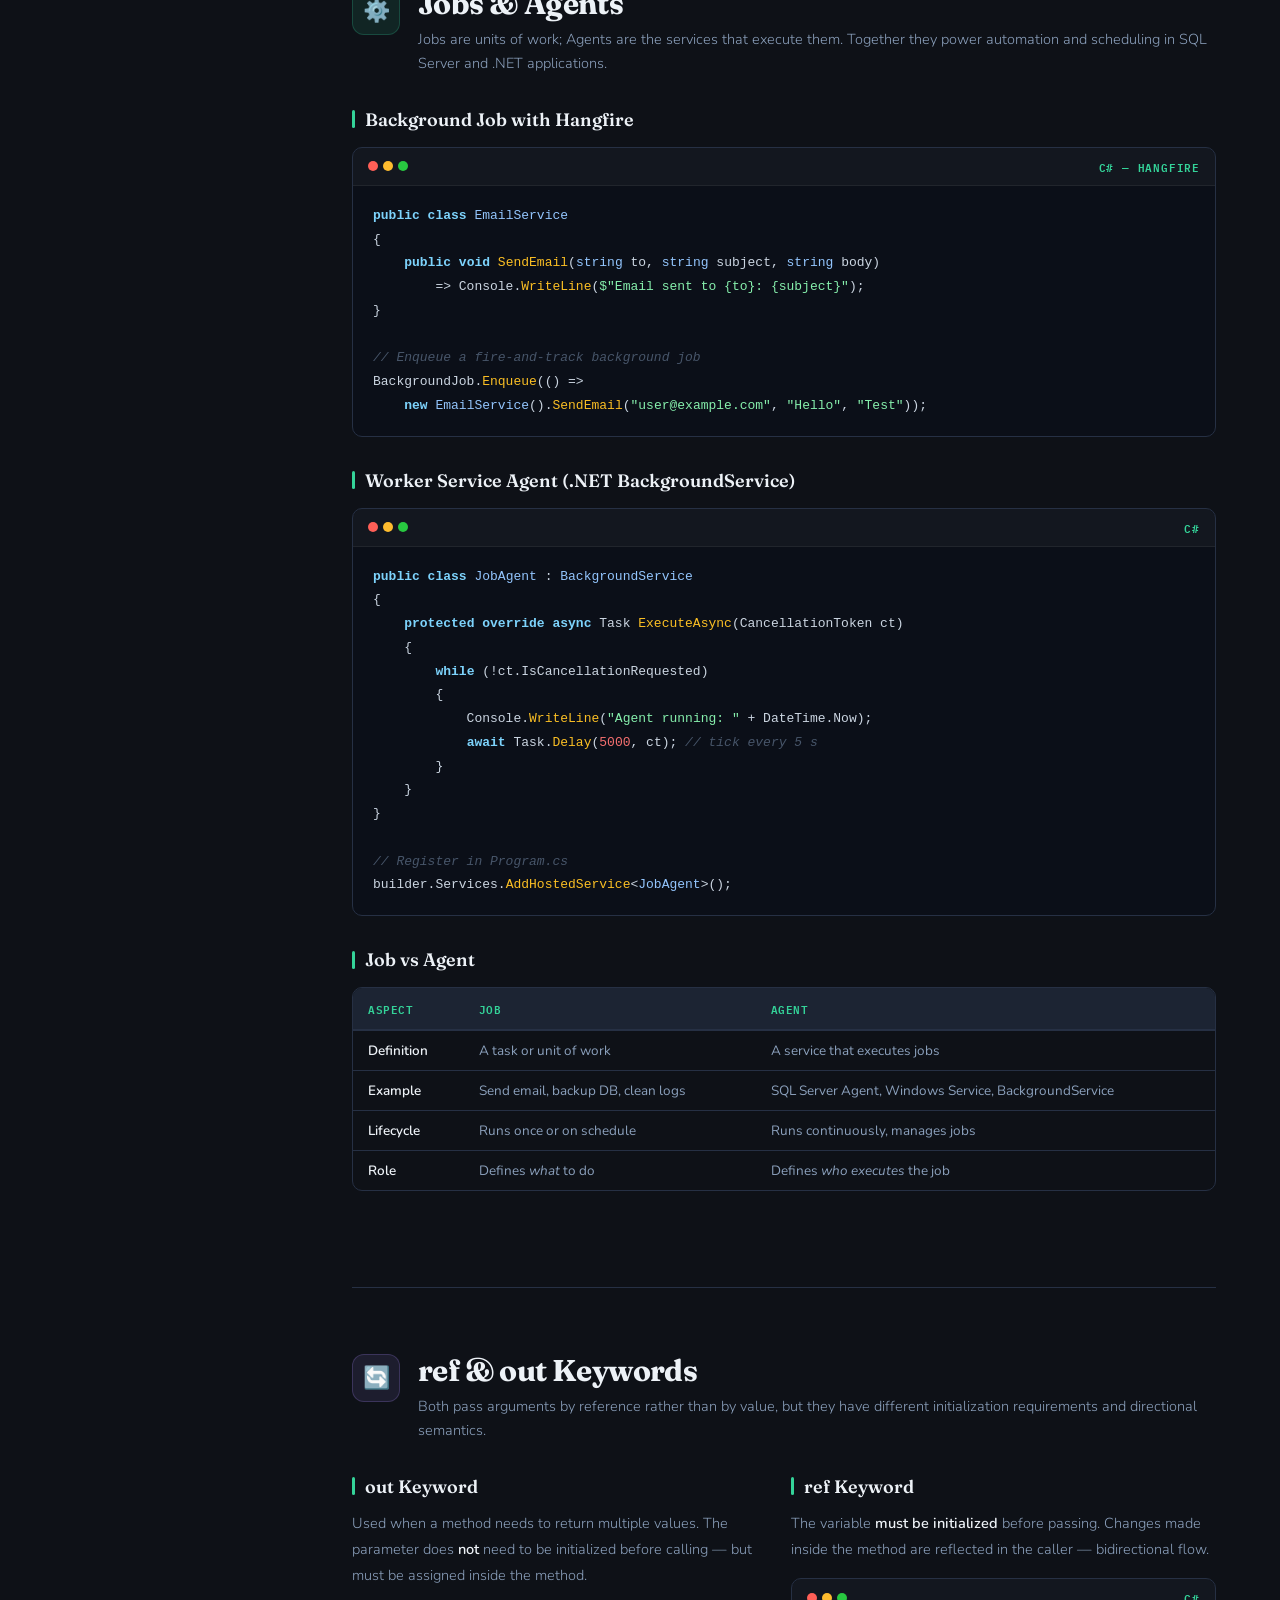
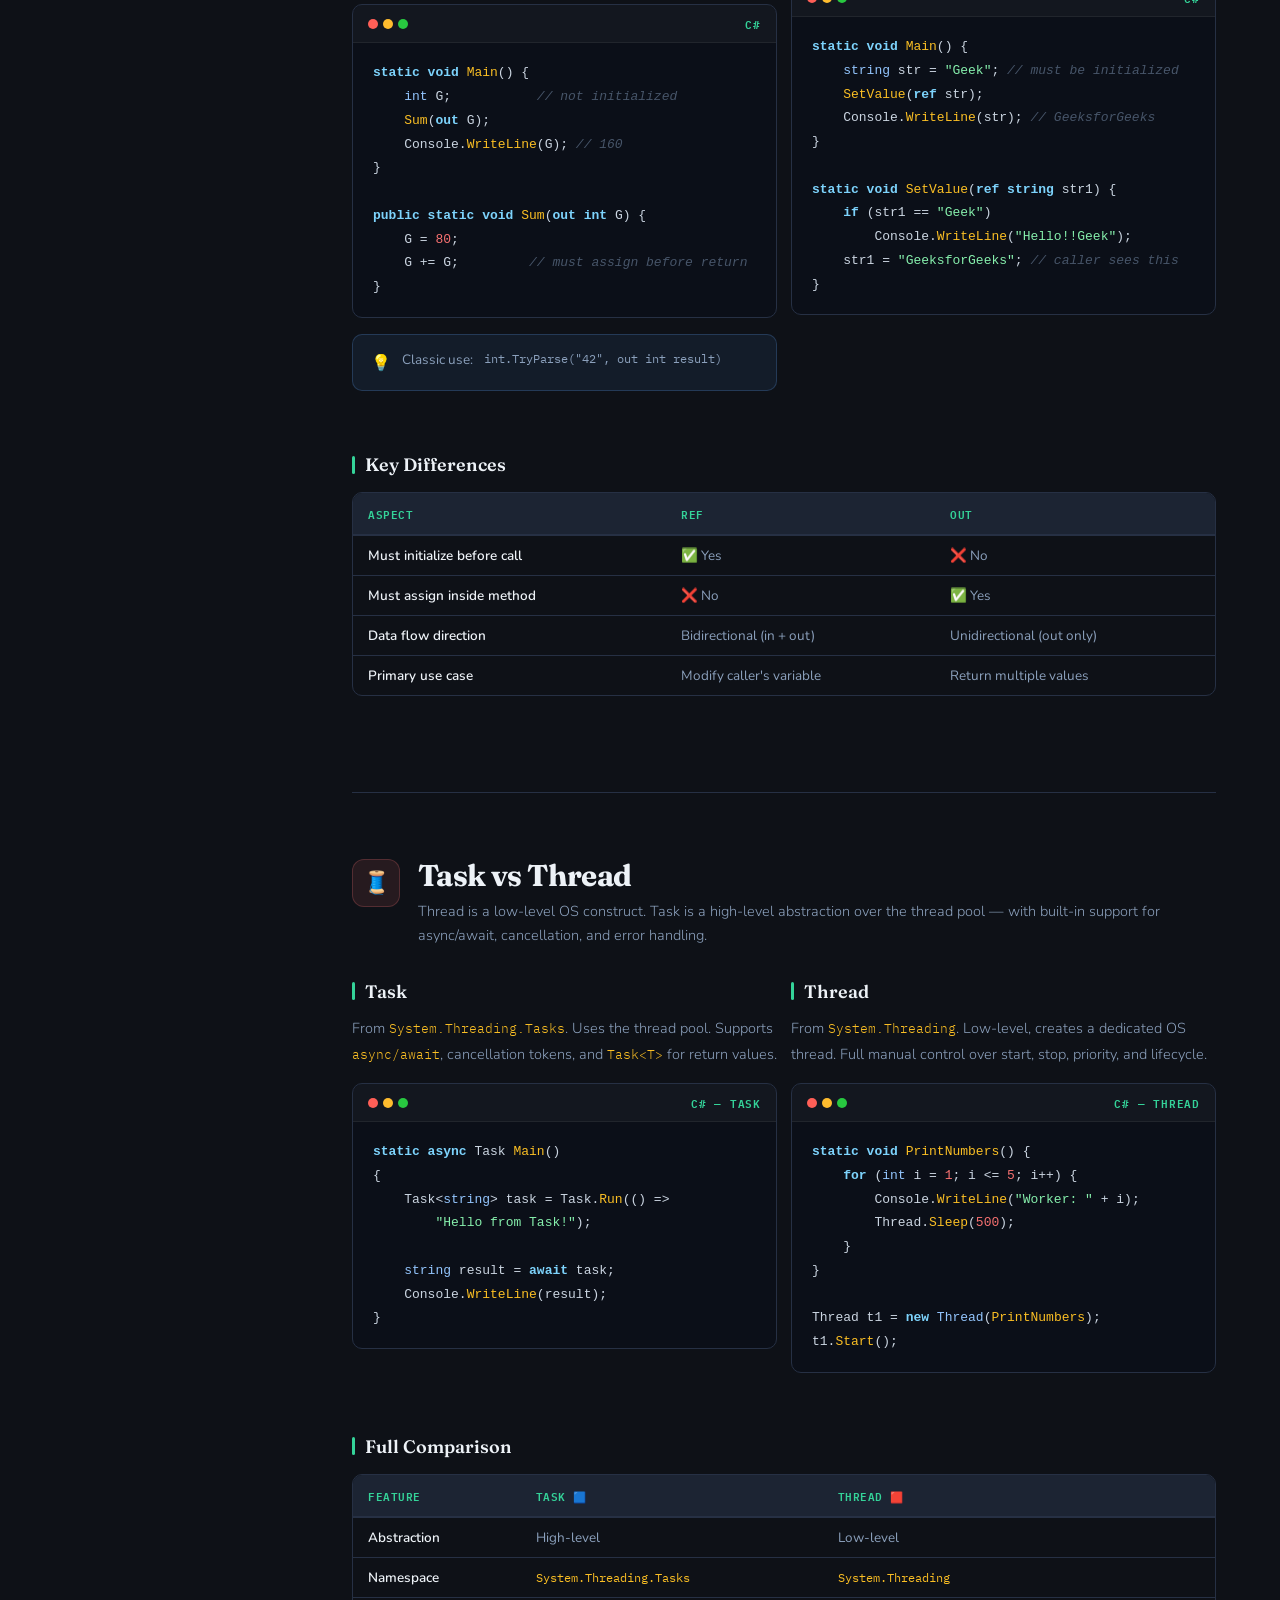
<file: assets/html/csharp-reference.html>
<!DOCTYPE html>
<html lang="en" data-theme="dark">
<head>
<meta charset="UTF-8">
<meta name="viewport" content="width=device-width, initial-scale=1.0">
<title>C# Reference Guide</title>
<link href="https://fonts.googleapis.com/css2?family=Fraunces:ital,wght@0,400;0,600;0,700;0,900;1,400&family=IBM+Plex+Mono:wght@400;500;600&family=Nunito:wght@300;400;500;600&display=swap" rel="stylesheet">
<style>
/* ══════════════════════════════════════
   THEME TOKENS
══════════════════════════════════════ */
:root {
  --sidebar-w: 288px;
  --topbar-h:  54px;
  --radius:    10px;
  --tr:        0.22s ease;
}

[data-theme="dark"] {
  --bg:        #0e1117;
  --bg2:       #131820;
  --bg3:       #181f2a;
  --surface:   #1c2433;
  --surface2:  #212d40;
  --border:    #263044;
  --accent:    #34d399;
  --accent2:   #60a5fa;
  --accent3:   #fbbf24;
  --accent4:   #f87171;
  --accent5:   #a78bfa;
  --text:      #edf2f7;
  --text2:     #8ba0bc;
  --text3:     #4d6480;
  --code-bg:   #0b0f18;
  --hero-bg:   linear-gradient(145deg,#131820 0%,#181f2a 60%,#0e1117 100%);
  --shadow:    0 8px 36px rgba(0,0,0,.5);
  --tag-bg:    rgba(52,211,153,.08);
}

[data-theme="light"] {
  --bg:        #f7f9fc;
  --bg2:       #ffffff;
  --bg3:       #edf1f8;
  --surface:   #eef2f9;
  --surface2:  #e4eaf5;
  --border:    #cdd6ea;
  --accent:    #059669;
  --accent2:   #2563eb;
  --accent3:   #d97706;
  --accent4:   #dc2626;
  --accent5:   #7c3aed;
  --text:      #0f172a;
  --text2:     #475569;
  --text3:     #94a3b8;
  --code-bg:   #1a2133;
  --hero-bg:   linear-gradient(145deg,#d1fae5 0%,#dbeafe 55%,#ede9fe 100%);
  --shadow:    0 4px 20px rgba(0,0,0,.08);
  --tag-bg:    rgba(5,150,105,.1);
}

/* ══════════════════════════════════════
   RESET
══════════════════════════════════════ */
*,*::before,*::after{margin:0;padding:0;box-sizing:border-box}
html{scroll-behavior:smooth}
body{
  font-family:'Nunito',sans-serif;
  background:var(--bg);color:var(--text);
  display:flex;min-height:100vh;overflow-x:hidden;
  transition:background var(--tr),color var(--tr);
}

/* ══════════════════════════════════════
   MOBILE TOPBAR
══════════════════════════════════════ */
#topbar{
  display:none;position:fixed;
  top:0;left:0;right:0;
  height:var(--topbar-h);
  background:var(--bg2);
  border-bottom:1px solid var(--border);
  z-index:200;align-items:center;
  padding:0 14px;gap:10px;
  box-shadow:var(--shadow);
}
.tb-logo{
  font-family:'Fraunces',serif;
  font-weight:700;font-size:18px;
  color:var(--text);
  display:flex;align-items:center;gap:9px;flex:1;
}
.logo-chip{
  width:30px;height:30px;
  background:linear-gradient(135deg,var(--accent),var(--accent2));
  border-radius:8px;
  display:flex;align-items:center;justify-content:center;
  font-family:'IBM Plex Mono',monospace;
  font-size:11px;font-weight:600;color:#fff;flex-shrink:0;
}
.icon-btn{
  background:none;border:1px solid var(--border);
  border-radius:8px;width:36px;height:36px;
  cursor:pointer;display:flex;align-items:center;justify-content:center;
  font-size:14px;transition:all .2s;flex-shrink:0;color:var(--text2);
}
.icon-btn:hover{background:var(--surface);border-color:var(--accent);}

#hamburger{flex-direction:column;gap:4.5px;}
#hamburger span{display:block;width:17px;height:2px;background:var(--text2);border-radius:2px;transition:all .3s;}
#hamburger.open span:nth-child(1){transform:translateY(6.5px) rotate(45deg);}
#hamburger.open span:nth-child(2){opacity:0;}
#hamburger.open span:nth-child(3){transform:translateY(-6.5px) rotate(-45deg);}

/* ══════════════════════════════════════
   SIDEBAR
══════════════════════════════════════ */
#sidebar{
  width:var(--sidebar-w);
  background:var(--bg2);
  border-right:1px solid var(--border);
  position:fixed;top:0;left:0;bottom:0;
  overflow-y:auto;z-index:150;
  display:flex;flex-direction:column;
  transition:transform .3s ease,background var(--tr),border-color var(--tr);
}
.sb-header{padding:26px 22px 16px;border-bottom:1px solid var(--border);flex-shrink:0;}
.sb-logo{
  font-family:'Fraunces',serif;font-weight:700;font-size:20px;
  color:var(--text);display:flex;align-items:center;gap:10px;
}
.sb-sub{
  font-size:11px;color:var(--text3);margin-top:5px;
  font-family:'IBM Plex Mono',monospace;letter-spacing:.4px;
}
.theme-row{display:flex;align-items:center;justify-content:space-between;margin-top:14px;}
.theme-lbl{font-size:11px;color:var(--text3);font-family:'IBM Plex Mono',monospace;letter-spacing:.3px;}
.toggle-wrap{position:relative;width:48px;height:26px;cursor:pointer;}
.toggle-wrap input{display:none;}
.t-track{position:absolute;inset:0;border-radius:13px;background:var(--surface2);border:1px solid var(--border);transition:background .3s;}
.t-thumb{
  position:absolute;top:4px;left:4px;
  width:16px;height:16px;border-radius:50%;
  background:var(--accent);transition:transform .3s;
  display:flex;align-items:center;justify-content:center;font-size:9px;
}
[data-theme="light"] .t-thumb{transform:translateX(22px);}

/* Nav */
.sb-nav{padding:10px 0;flex:1;overflow-y:auto;}
.nav-cat{
  font-size:9.5px;font-weight:600;letter-spacing:1.8px;text-transform:uppercase;
  color:var(--text3);padding:14px 22px 4px;
  font-family:'IBM Plex Mono',monospace;
}
.nav-item{
  display:flex;align-items:center;gap:10px;
  padding:9px 22px;cursor:pointer;
  transition:all .2s;border-left:2px solid transparent;
  font-size:13.5px;color:var(--text2);text-decoration:none;
  font-weight:500;
}
.nav-item:hover{color:var(--text);background:var(--surface);border-left-color:var(--accent);}
.nav-item.active{color:var(--accent);background:var(--tag-bg);border-left-color:var(--accent);}
.nav-item .tag{
  font-family:'IBM Plex Mono',monospace;font-size:9px;
  padding:2px 7px;border-radius:100px;border:1px solid;
  font-weight:600;letter-spacing:.4px;margin-left:auto;flex-shrink:0;
}

#overlay{display:none;position:fixed;inset:0;background:rgba(0,0,0,.5);z-index:140;backdrop-filter:blur(2px);}

/* ══════════════════════════════════════
   MAIN
══════════════════════════════════════ */
#main{margin-left:var(--sidebar-w);flex:1;min-width:0;}

/* ══════════════════════════════════════
   HERO
══════════════════════════════════════ */
.hero{
  background:var(--hero-bg);
  padding:88px 64px 76px;
  border-bottom:1px solid var(--border);
  position:relative;overflow:hidden;
}
.hero::before{
  content:'C#';
  position:absolute;right:-30px;top:-20px;
  font-family:'Fraunces',serif;font-size:280px;font-weight:900;
  color:var(--accent);opacity:.04;pointer-events:none;line-height:1;
  letter-spacing:-10px;
}
.hero-theme-btn{
  position:absolute;top:22px;right:22px;
  display:flex;align-items:center;gap:8px;
  background:var(--surface);border:1px solid var(--border);
  border-radius:100px;padding:6px 14px 6px 10px;
  cursor:pointer;font-size:12px;color:var(--text2);
  font-family:'IBM Plex Mono',monospace;transition:all .2s;z-index:5;
}
.hero-theme-btn:hover{background:var(--surface2);color:var(--text);border-color:var(--accent);}

.hero-eyebrow{
  font-family:'IBM Plex Mono',monospace;font-size:11px;
  color:var(--accent);letter-spacing:2.5px;text-transform:uppercase;
  margin-bottom:16px;opacity:0;animation:fadeUp .6s ease forwards .1s;
}
.hero-title{
  font-family:'Fraunces',serif;
  font-size:58px;font-weight:900;line-height:1;
  letter-spacing:-2px;margin-bottom:18px;
  opacity:0;animation:fadeUp .6s ease forwards .2s;
}
.hero-title em{font-style:italic;color:var(--accent);}
.hero-desc{
  font-size:16px;color:var(--text2);max-width:580px;
  line-height:1.75;font-weight:300;
  opacity:0;animation:fadeUp .6s ease forwards .35s;
}
.hero-tags{
  display:flex;gap:8px;flex-wrap:wrap;margin-top:28px;
  opacity:0;animation:fadeUp .6s ease forwards .5s;
}
.htag{
  font-family:'IBM Plex Mono',monospace;font-size:11px;
  padding:5px 13px;border-radius:100px;border:1px solid;font-weight:500;
  letter-spacing:.3px;
}
.t-green {color:var(--accent); border-color:rgba(52,211,153,.35);background:rgba(52,211,153,.08);}
.t-blue  {color:var(--accent2);border-color:rgba(96,165,250,.35);background:rgba(96,165,250,.08);}
.t-amber {color:var(--accent3);border-color:rgba(251,191,36,.35);background:rgba(251,191,36,.08);}
.t-red   {color:var(--accent4);border-color:rgba(248,113,113,.35);background:rgba(248,113,113,.08);}
.t-purple{color:var(--accent5);border-color:rgba(167,139,250,.35);background:rgba(167,139,250,.08);}

@keyframes fadeUp{from{opacity:0;transform:translateY(16px)}to{opacity:1;transform:translateY(0)}}

/* ══════════════════════════════════════
   CONTENT
══════════════════════════════════════ */
.content{padding:0 64px 88px;}

.section{padding-top:64px;border-bottom:1px solid var(--border);padding-bottom:64px;}
.section:last-child{border-bottom:none;}

.section-header{display:flex;align-items:flex-start;gap:18px;margin-bottom:32px;}
.s-icon{
  width:48px;height:48px;border-radius:12px;
  display:flex;align-items:center;justify-content:center;
  font-size:22px;flex-shrink:0;margin-top:2px;
}
.si-green {background:rgba(52,211,153,.1); border:1px solid rgba(52,211,153,.22);}
.si-blue  {background:rgba(96,165,250,.1); border:1px solid rgba(96,165,250,.22);}
.si-amber {background:rgba(251,191,36,.1); border:1px solid rgba(251,191,36,.22);}
.si-red   {background:rgba(248,113,113,.1);border:1px solid rgba(248,113,113,.22);}
.si-purple{background:rgba(167,139,250,.1);border:1px solid rgba(167,139,250,.22);}
.si-teal  {background:rgba(45,212,191,.1); border:1px solid rgba(45,212,191,.22);}

.section-title{
  font-family:'Fraunces',serif;
  font-size:30px;font-weight:700;letter-spacing:-.6px;margin-bottom:6px;
}
.section-desc{font-size:14.5px;color:var(--text2);line-height:1.65;font-weight:300;}

.sub{margin-bottom:32px;}
.sub-title{
  font-family:'Fraunces',serif;font-size:18px;font-weight:600;
  margin-bottom:12px;display:flex;align-items:center;gap:10px;color:var(--text);
}
.sub-title::before{content:'';width:3px;height:18px;background:var(--accent);border-radius:2px;flex-shrink:0;}

p{font-size:14.5px;line-height:1.8;color:var(--text2);margin-bottom:12px;font-weight:300;}
p strong{color:var(--text);font-weight:600;}

/* ── CODE ── */
.code-block{
  background:var(--code-bg);border:1px solid var(--border);
  border-radius:var(--radius);overflow:hidden;margin:16px 0;
}
.code-hdr{
  display:flex;align-items:center;justify-content:space-between;
  padding:9px 15px;
  background:rgba(255,255,255,.03);
  border-bottom:1px solid rgba(255,255,255,.06);
}
.code-lang{
  font-family:'IBM Plex Mono',monospace;font-size:10.5px;
  color:var(--accent);font-weight:600;letter-spacing:.8px;text-transform:uppercase;
}
.dots{display:flex;gap:5px;}
.d{width:10px;height:10px;border-radius:50%;}
.dr{background:#ff5f57;}.dy{background:#febc2e;}.dg{background:#28c840;}
.code-block pre{
  padding:18px 20px;overflow-x:auto;
  font-family:'IBM Plex Mono',monospace;font-size:13px;line-height:1.75;
}
.code-block code{color:#cbd5e1;}
/* Syntax */
.kw {color:#7dd3fc;font-weight:600;}.fn {color:#fbbf24;}
.str{color:#86efac;}.cmt{color:#475569;font-style:italic;}
.num{color:#f87171;}.op {color:#c4b5fd;}.type{color:#93c5fd;}
.dt {color:#6ee7b7;}

/* ── TABLES ── */
.table-wrap{overflow-x:auto;margin:16px 0;border-radius:var(--radius);border:1px solid var(--border);}
table{width:100%;border-collapse:collapse;font-size:13.5px;}
thead tr{background:var(--surface);border-bottom:2px solid var(--border);}
th{
  padding:11px 15px;text-align:left;
  font-family:'IBM Plex Mono',monospace;font-size:10.5px;font-weight:600;
  color:var(--accent);letter-spacing:.5px;text-transform:uppercase;white-space:nowrap;
}
td{
  padding:10px 15px;color:var(--text2);
  border-bottom:1px solid var(--border);font-size:13.5px;vertical-align:middle;
}
tr:last-child td{border-bottom:none;}
tbody tr:hover{background:rgba(52,211,153,.03);}
td strong{color:var(--text);font-weight:600;}
td code{font-family:'IBM Plex Mono',monospace;font-size:12px;color:var(--accent3);}

/* ── CALLOUTS ── */
.callout{
  padding:14px 18px;border-radius:var(--radius);margin:16px 0;
  display:flex;gap:11px;align-items:flex-start;
  font-size:13.5px;line-height:1.65;font-weight:400;
}
.ci{font-size:16px;flex-shrink:0;margin-top:1px;}
.c-green {background:rgba(52,211,153,.08); border:1px solid rgba(52,211,153,.22);color:var(--text2);}
.c-blue  {background:rgba(96,165,250,.08); border:1px solid rgba(96,165,250,.22); color:var(--text2);}
.c-amber {background:rgba(251,191,36,.08); border:1px solid rgba(251,191,36,.22); color:var(--text2);}
.c-red   {background:rgba(248,113,113,.08);border:1px solid rgba(248,113,113,.22);color:var(--text2);}
.c-purple{background:rgba(167,139,250,.08);border:1px solid rgba(167,139,250,.22);color:var(--text2);}

/* ── GRIDS ── */
.g2{display:grid;grid-template-columns:1fr 1fr;gap:14px;margin:14px 0;}
.g3{display:grid;grid-template-columns:repeat(3,1fr);gap:12px;margin:14px 0;}
.g4{display:grid;grid-template-columns:repeat(4,1fr);gap:12px;margin:14px 0;}

.card{
  background:var(--surface);border:1px solid var(--border);
  border-radius:var(--radius);padding:18px;
  transition:border-color .2s,background .2s;
}
.card:hover{border-color:var(--accent);background:var(--surface2);}
.card-label{
  font-family:'IBM Plex Mono',monospace;font-size:11px;font-weight:600;
  text-transform:uppercase;letter-spacing:.5px;margin-bottom:8px;
}
.card-text{font-size:13px;color:var(--text2);line-height:1.65;font-weight:300;}

/* Comparison chips */
.chip{
  display:inline-block;font-family:'IBM Plex Mono',monospace;
  font-size:11px;padding:3px 10px;border-radius:100px;
  border:1px solid;font-weight:600;
}
.chip-green {color:var(--accent); border-color:rgba(52,211,153,.4);}
.chip-red   {color:var(--accent4);border-color:rgba(248,113,113,.4);}
.chip-blue  {color:var(--accent2);border-color:rgba(96,165,250,.4);}
.chip-amber {color:var(--accent3);border-color:rgba(251,191,36,.4);}

/* ── SCROLLBAR ── */
::-webkit-scrollbar{width:5px;height:5px;}
::-webkit-scrollbar-track{background:var(--bg);}
::-webkit-scrollbar-thumb{background:var(--border);border-radius:3px;}

/* ══════════════════════════════════════
   RESPONSIVE
══════════════════════════════════════ */
@media(max-width:1100px){
  .hero{padding:64px 44px 58px;}
  .content{padding:0 44px 72px;}
  .hero-title{font-size:48px;}
  .g3{grid-template-columns:1fr 1fr;}
  .g4{grid-template-columns:1fr 1fr;}
}
@media(max-width:768px){
  #topbar{display:flex;}
  #sidebar{transform:translateX(-100%);top:0;box-shadow:var(--shadow);}
  #sidebar.open{transform:translateX(0);}
  #overlay.show{display:block;}
  #main{margin-left:0;padding-top:var(--topbar-h);}
  .hero{padding:30px 18px 36px;}
  .hero-title{font-size:32px;letter-spacing:-1px;}
  .hero-desc{font-size:14px;}
  .hero::before{font-size:160px;right:-10px;}
  .hero-theme-btn{display:none;}
  .content{padding:0 18px 60px;}
  .section{padding-top:44px;padding-bottom:44px;}
  .section-title{font-size:24px;}
  .g2,.g3,.g4{grid-template-columns:1fr;}
  th,td{padding:9px 11px;}
  table{font-size:12.5px;}
  .code-block pre{font-size:12px;}
}
@media(max-width:400px){
  .hero-title{font-size:26px;}
  .s-icon{width:38px;height:38px;font-size:17px;}
}
</style>
</head>
<body>

<!-- MOBILE TOPBAR -->
<div id="topbar">
  <button class="icon-btn" id="hamburger" style="flex-direction:column;gap:4.5px;">
    <span></span><span></span><span></span>
  </button>
  <div class="tb-logo">
    <div class="logo-chip">C#</div>
    C# Ref
  </div>
  <button class="icon-btn" id="mobileThemeBtn" title="Toggle theme">☀️</button>
</div>

<!-- OVERLAY -->
<div id="overlay"></div>

<!-- SIDEBAR -->
<nav id="sidebar">
  <div class="sb-header">
    <div class="sb-logo"><div class="logo-chip">C#</div>C# Reference</div>
    <div class="sb-sub">// complete guide · v1.0</div>
    <div class="theme-row">
      <span class="theme-lbl" id="themeLabel">Dark mode</span>
      <label class="toggle-wrap">
        <input type="checkbox" id="themeCheck">
        <div class="t-track"></div>
        <div class="t-thumb" id="tThumb">🌙</div>
      </label>
    </div>
  </div>
  <div class="sb-nav">
    <div class="nav-cat">Topics</div>

    <a class="nav-item active" href="#async" onclick="closeSidebar()">
      ⚡ Async / Await
      <span class="tag t-green">Tasks</span>
    </a>
    <a class="nav-item" href="#bcl" onclick="closeSidebar()">
      📦 Base Class Library
      <span class="tag t-blue">BCL</span>
    </a>
    <a class="nav-item" href="#constructors" onclick="closeSidebar()">
      🏗️ Constructors
      <span class="tag t-amber">OOP</span>
    </a>
    <a class="nav-item" href="#delegates" onclick="closeSidebar()">
      🔗 Delegates
      <span class="tag t-purple">FP</span>
    </a>
    <a class="nav-item" href="#dictionary" onclick="closeSidebar()">
      🗂️ Dictionary (Thread-Safe)
      <span class="tag t-blue">Concurrency</span>
    </a>
    <a class="nav-item" href="#array-vs-arraylist" onclick="closeSidebar()">
      📋 Array vs ArrayList
      <span class="tag t-amber">Collections</span>
    </a>
    <a class="nav-item" href="#gc" onclick="closeSidebar()">
      🗑️ Garbage Collection
      <span class="tag t-red">Memory</span>
    </a>
    <a class="nav-item" href="#jobs" onclick="closeSidebar()">
      ⚙️ Jobs &amp; Agents
      <span class="tag t-green">BG Tasks</span>
    </a>
    <a class="nav-item" href="#ref-out" onclick="closeSidebar()">
      🔄 ref &amp; out Keywords
      <span class="tag t-purple">Keywords</span>
    </a>
    <a class="nav-item" href="#task-thread" onclick="closeSidebar()">
      🧵 Task vs Thread
      <span class="tag t-red">Threading</span>
    </a>
  </div>
</nav>

<!-- MAIN -->
<main id="main">

  <!-- HERO -->
  <div class="hero">
    <button class="hero-theme-btn" id="heroThemeBtn">
      <span id="heroIcon">🌙</span>
      <span id="heroLabel">Dark</span>
    </button>
    <div class="hero-eyebrow">// C# Reference Guide</div>
    <h1 class="hero-title">Master<br><em>C# &amp; .NET</em></h1>
    <p class="hero-desc">A comprehensive reference covering Async/Await, Memory Management, OOP patterns, Collections, Threading, and more — with working code examples and visual diagrams.</p>
    <div class="hero-tags">
      <span class="htag t-green">Async / Await</span>
      <span class="htag t-blue">BCL &amp; FCL</span>
      <span class="htag t-amber">Constructors</span>
      <span class="htag t-purple">Delegates</span>
      <span class="htag t-red">Garbage Collection</span>
      <span class="htag t-blue">Task &amp; Thread</span>
      <span class="htag t-amber">ref &amp; out</span>
    </div>
  </div>

  <div class="content">

    <!-- ══════════════════════ ASYNC / AWAIT ══════════════════════ -->
    <section class="section" id="async">
      <div class="section-header">
        <div class="s-icon si-green">⚡</div>
        <div>
          <div class="section-title">Async / Await</div>
          <div class="section-desc">Scale APIs without deadlocks. Async/await does not create a new thread — it frees the calling thread to do other work while waiting for I/O or long-running operations.</div>
        </div>
      </div>

      <div class="sub">
        <div class="sub-title">What async/await Really Does</div>
        <p>When you <code style="font-family:'IBM Plex Mono',monospace;color:var(--accent3);font-size:13px">await</code> an operation, the current thread is released back to the thread pool. When the awaited operation completes, execution resumes — possibly on a different thread. <strong>No new thread is created.</strong></p>
        <div class="callout c-amber"><span class="ci">⚠️</span><div>Never use <strong>.Result</strong> or <strong>.Wait()</strong> on async tasks in non-async code — this causes deadlocks by blocking the thread that the continuation needs to resume on.</div></div>
      </div>

      <div class="sub">
        <div class="sub-title">Common Mistakes</div>
        <div class="g3" style="margin-top:0">
          <div class="card"><div class="card-label" style="color:var(--accent4)">❌ .Result / .Wait()</div><div class="card-text">Blocks the calling thread. Can deadlock in ASP.NET or UI contexts.</div></div>
          <div class="card"><div class="card-label" style="color:var(--accent4)">❌ async void</div><div class="card-text">Exceptions can't be caught by the caller. Only valid for event handlers.</div></div>
          <div class="card"><div class="card-label" style="color:var(--accent4)">❌ Fire &amp; Forget</div><div class="card-text">Exceptions are swallowed silently. Use <code style="font-family:'IBM Plex Mono',monospace;font-size:11px">_ = Task.Run()</code> only if you truly don't care about the result.</div></div>
        </div>
      </div>

      <div class="sub">
        <div class="sub-title">Parallel Patterns: WhenAll &amp; WhenAny</div>
        <div class="code-block">
          <div class="code-hdr"><div class="dots"><div class="d dr"></div><div class="d dy"></div><div class="d dg"></div></div><div class="code-lang">C# — Task.WhenAll</div></div>
          <pre><code><span class="cmt">// Run multiple tasks in parallel — wait for ALL to complete</span>
<span class="kw">var</span> task1 = FetchUserAsync(userId);
<span class="kw">var</span> task2 = FetchOrdersAsync(userId);
<span class="kw">var</span> task3 = FetchPreferencesAsync(userId);

<span class="kw">await</span> Task.<span class="fn">WhenAll</span>(task1, task2, task3);

<span class="kw">var</span> user    = <span class="kw">await</span> task1;
<span class="kw">var</span> orders  = <span class="kw">await</span> task2;
<span class="kw">var</span> prefs   = <span class="kw">await</span> task3;</code></pre>
        </div>
        <div class="code-block">
          <div class="code-hdr"><div class="dots"><div class="d dr"></div><div class="d dy"></div><div class="d dg"></div></div><div class="code-lang">C# — Task.WhenAny (timeout pattern)</div></div>
          <pre><code><span class="kw">var</span> fetchTask   = FetchDataAsync();
<span class="kw">var</span> timeoutTask = Task.<span class="fn">Delay</span>(TimeSpan.<span class="fn">FromSeconds</span>(<span class="num">5</span>));

<span class="kw">var</span> completed = <span class="kw">await</span> Task.<span class="fn">WhenAny</span>(fetchTask, timeoutTask);

<span class="kw">if</span> (completed == timeoutTask)
    <span class="kw">throw new</span> <span class="type">TimeoutException</span>(<span class="str">"Request timed out"</span>);</code></pre>
        </div>
      </div>

      <div class="sub">
        <div class="sub-title">Cancellation with CancellationToken</div>
        <div class="code-block">
          <div class="code-hdr"><div class="dots"><div class="d dr"></div><div class="d dy"></div><div class="d dg"></div></div><div class="code-lang">C#</div></div>
          <pre><code><span class="kw">public async</span> Task <span class="fn">ProcessAsync</span>(CancellationToken ct)
{
    <span class="kw">using var</span> cts = CancellationTokenSource.<span class="fn">CreateLinkedTokenSource</span>(ct);
    cts.CancelAfter(TimeSpan.<span class="fn">FromSeconds</span>(<span class="num">10</span>));

    <span class="kw">await</span> <span class="fn">SomeOperationAsync</span>(cts.Token);
}</code></pre>
        </div>
      </div>

      <div class="sub">
        <div class="sub-title">Concurrency Limits with SemaphoreSlim</div>
        <p>Avoid self-DDoSing external APIs by limiting how many requests run concurrently.</p>
        <div class="code-block">
          <div class="code-hdr"><div class="dots"><div class="d dr"></div><div class="d dy"></div><div class="d dg"></div></div><div class="code-lang">C# — SemaphoreSlim</div></div>
          <pre><code><span class="kw">var</span> semaphore = <span class="kw">new</span> <span class="type">SemaphoreSlim</span>(<span class="num">3</span>); <span class="cmt">// max 3 concurrent requests</span>

<span class="kw">async</span> Task <span class="fn">ProcessItemAsync</span>(<span class="type">string</span> item)
{
    <span class="kw">await</span> semaphore.<span class="fn">WaitAsync</span>();
    <span class="kw">try</span>   { <span class="kw">await</span> <span class="fn">CallExternalApiAsync</span>(item); }
    <span class="kw">finally</span> { semaphore.<span class="fn">Release</span>(); }
}</code></pre>
        </div>
        <div class="callout c-green"><span class="ci">✅</span>Use <strong>SemaphoreSlim</strong> (not <strong>Semaphore</strong>) in async code — it has async-compatible <code style="font-family:'IBM Plex Mono',monospace;font-size:12px">WaitAsync()</code>.</div>
      </div>

      <div class="sub">
        <div class="sub-title">Interview Questions</div>
        <div class="g2">
          <div class="card"><div class="card-label" style="color:var(--accent2)">Q: When would you use Task.Run()?</div><div class="card-text">To offload CPU-bound work to the thread pool, keeping the UI thread or request thread responsive. Don't use it for I/O-bound work that already has an async API.</div></div>
          <div class="card"><div class="card-label" style="color:var(--accent2)">Q: Why is .Result dangerous?</div><div class="card-text">It blocks the calling thread synchronously. If the continuation needs that same thread (SynchronizationContext), you get a deadlock.</div></div>
          <div class="card"><div class="card-label" style="color:var(--accent2)">Q: How do you limit concurrency safely?</div><div class="card-text">Use SemaphoreSlim with WaitAsync(), or Channels, or custom task schedulers with a degree-of-parallelism limit.</div></div>
          <div class="card"><div class="card-label" style="color:var(--accent2)">Q: What's wrong with async void?</div><div class="card-text">Exceptions thrown inside async void crash the process because the caller cannot observe them. Always use async Task instead.</div></div>
        </div>
      </div>
    </section>

    <!-- ══════════════════════ BCL ══════════════════════ -->
    <section class="section" id="bcl">
      <div class="section-header">
        <div class="s-icon si-blue">📦</div>
        <div>
          <div class="section-title">Base Class Library (BCL)</div>
          <div class="section-desc">The core set of pre-built classes and types provided by Microsoft in .NET — ready-to-use functionality for strings, collections, files, networking, and more.</div>
        </div>
      </div>

      <div class="sub">
        <div class="sub-title">Key Namespaces</div>
        <div class="table-wrap"><table>
          <thead><tr><th>Namespace</th><th>Purpose</th></tr></thead>
          <tbody>
            <tr><td><code>System</code></td><td>Core types: <code>String</code>, <code>Int32</code>, <code>DateTime</code>, <code>Math</code></td></tr>
            <tr><td><code>System.IO</code></td><td>File and stream handling: <code>File</code>, <code>StreamReader</code></td></tr>
            <tr><td><code>System.Collections</code></td><td>Non-generic: <code>ArrayList</code>, <code>Hashtable</code></td></tr>
            <tr><td><code>System.Collections.Generic</code></td><td>Strongly typed: <code>List&lt;T&gt;</code>, <code>Dictionary&lt;TKey,TValue&gt;</code></td></tr>
            <tr><td><code>System.Net</code></td><td>Networking: HTTP clients, sockets</td></tr>
            <tr><td><code>System.Threading</code></td><td>Multithreading and synchronization primitives</td></tr>
            <tr><td><code>System.Security</code></td><td>Cryptography, hashing, permissions</td></tr>
            <tr><td><code>System.Reflection</code></td><td>Metadata and runtime type inspection</td></tr>
          </tbody>
        </table></div>
      </div>

      <div class="sub">
        <div class="sub-title">BCL in Action</div>
        <div class="code-block">
          <div class="code-hdr"><div class="dots"><div class="d dr"></div><div class="d dy"></div><div class="d dg"></div></div><div class="code-lang">C#</div></div>
          <pre><code><span class="kw">using</span> System;
<span class="kw">using</span> System.Collections.Generic;
<span class="kw">using</span> System.IO;

<span class="kw">class</span> <span class="type">Program</span>
{
    <span class="kw">static void</span> <span class="fn">Main</span>()
    {
        <span class="cmt">// System namespace</span>
        <span class="type">string</span> msg = <span class="str">"Hello, BCL!"</span>;
        Console.<span class="fn">WriteLine</span>(msg.<span class="fn">ToUpper</span>()); <span class="cmt">// HELLO, BCL!</span>

        <span class="cmt">// System.Collections.Generic</span>
        List&lt;<span class="type">int</span>&gt; numbers = <span class="kw">new</span> List&lt;<span class="type">int</span>&gt; { <span class="num">1</span>, <span class="num">2</span>, <span class="num">3</span>, <span class="num">4</span> };
        numbers.<span class="fn">ForEach</span>(n =&gt; Console.<span class="fn">WriteLine</span>(n));

        <span class="cmt">// System.IO</span>
        File.<span class="fn">WriteAllText</span>(<span class="str">"example.txt"</span>, <span class="str">"Written using BCL."</span>);
        <span class="type">string</span> content = File.<span class="fn">ReadAllText</span>(<span class="str">"example.txt"</span>);
        Console.<span class="fn">WriteLine</span>(content);
    }
}</code></pre>
        </div>
      </div>

      <div class="sub">
        <div class="sub-title">BCL vs FCL</div>
        <div class="table-wrap"><table>
          <thead><tr><th>Feature</th><th>BCL</th><th>FCL</th></tr></thead>
          <tbody>
            <tr><td><strong>Definition</strong></td><td>Core fundamental classes</td><td>Entire collection of .NET libraries</td></tr>
            <tr><td><strong>Scope</strong></td><td>Basic types, collections, I/O, threading</td><td>BCL + web, data, XML, LINQ, EF, etc.</td></tr>
            <tr><td><strong>Examples</strong></td><td><code>System</code>, <code>System.IO</code>, <code>System.Collections.Generic</code></td><td><code>System.Web</code>, <code>System.Data</code>, <code>System.Linq</code></td></tr>
            <tr><td><strong>Purpose</strong></td><td>Foundation for all .NET apps</td><td>Full-featured framework for all domains</td></tr>
          </tbody>
        </table></div>
        <div class="callout c-blue"><span class="ci">💡</span>Think of BCL as the <strong>foundation</strong> and FCL as the <strong>entire building</strong> — BCL is always a subset of FCL.</div>
      </div>
    </section>

    <!-- ══════════════════════ CONSTRUCTORS ══════════════════════ -->
    <section class="section" id="constructors">
      <div class="section-header">
        <div class="s-icon si-amber">🏗️</div>
        <div>
          <div class="section-title">Constructors in C#</div>
          <div class="section-desc">A special method automatically called when an object is created. Same name as the class, no return type. Used to initialize object data members.</div>
        </div>
      </div>

      <div class="sub">
        <div class="sub-title">1. Default Constructor</div>
        <p>No parameters. Automatically provided by the compiler if none is defined. Initializes numerics to <strong>0</strong>, booleans to <strong>false</strong>, reference types to <strong>null</strong>.</p>
        <div class="code-block">
          <div class="code-hdr"><div class="dots"><div class="d dr"></div><div class="d dy"></div><div class="d dg"></div></div><div class="code-lang">C#</div></div>
          <pre><code><span class="kw">class</span> <span class="type">Geeks</span> {
    <span class="type">int</span> num;      <span class="cmt">// default: 0</span>
    <span class="type">string</span> name;  <span class="cmt">// default: null</span>
    <span class="type">bool</span> flag;    <span class="cmt">// default: false</span>

    <span class="kw">public</span> <span class="fn">Geeks</span>() { Console.<span class="fn">WriteLine</span>(<span class="str">"Constructor Called"</span>); }
}</code></pre>
        </div>
      </div>

      <div class="sub">
        <div class="sub-title">2. Parameterized Constructor</div>
        <p>Takes at least one parameter — allows each instance to be initialized with different values.</p>
        <div class="code-block">
          <div class="code-hdr"><div class="dots"><div class="d dr"></div><div class="d dy"></div><div class="d dg"></div></div><div class="code-lang">C#</div></div>
          <pre><code><span class="kw">class</span> <span class="type">Geek</span> {
    <span class="type">string</span> n; <span class="type">int</span> i;

    <span class="fn">Geek</span>(<span class="type">string</span> n, <span class="type">int</span> i) { <span class="kw">this</span>.n = n; <span class="kw">this</span>.i = i; }

    <span class="kw">public static void</span> <span class="fn">Main</span>() {
        <span class="type">Geek</span> o = <span class="kw">new</span> <span class="fn">Geek</span>(<span class="str">"GFG"</span>, <span class="num">1</span>);
        Console.<span class="fn">WriteLine</span>(<span class="str">$"Name = {o.n} Id = {o.i}"</span>); <span class="cmt">// Name = GFG Id = 1</span>
    }
}</code></pre>
        </div>
      </div>

      <div class="sub">
        <div class="sub-title">3. Copy Constructor</div>
        <p>Creates a new object by copying values from an existing object of the same class. C# does not provide one automatically — you write it manually.</p>
        <div class="code-block">
          <div class="code-hdr"><div class="dots"><div class="d dr"></div><div class="d dy"></div><div class="d dg"></div></div><div class="code-lang">C#</div></div>
          <pre><code><span class="kw">public</span> <span class="fn">Geeks</span>(<span class="type">Geeks</span> s) { <span class="cmt">// Copy constructor</span>
    month = s.month;
    year  = s.year;
}

<span class="type">Geeks</span> g1 = <span class="kw">new</span> <span class="fn">Geeks</span>(<span class="str">"June"</span>, <span class="num">2018</span>);
<span class="type">Geeks</span> g2 = <span class="kw">new</span> <span class="fn">Geeks</span>(g1); <span class="cmt">// g1 copied to g2</span></code></pre>
        </div>
      </div>

      <div class="g2">
        <div class="sub">
          <div class="sub-title">4. Private Constructor</div>
          <p>Prevents direct instantiation. Used for the <strong>Singleton pattern</strong> and classes with only static members.</p>
          <div class="code-block">
            <div class="code-hdr"><div class="dots"><div class="d dr"></div><div class="d dy"></div><div class="d dg"></div></div><div class="code-lang">C#</div></div>
            <pre><code><span class="kw">public class</span> <span class="type">Singleton</span> {
    <span class="kw">private static</span> <span class="type">Singleton</span> _instance;

    <span class="kw">private</span> <span class="fn">Singleton</span>() { } <span class="cmt">// private!</span>

    <span class="kw">public static</span> <span class="type">Singleton</span> Instance =&gt;
        _instance ??= <span class="kw">new</span> <span class="type">Singleton</span>();
}</code></pre>
          </div>
        </div>
        <div class="sub">
          <div class="sub-title">5. Static Constructor</div>
          <p>Invoked <strong>once</strong> per class. No parameters, no access modifier. Runs before the first instance is created or any static member is accessed.</p>
          <div class="code-block">
            <div class="code-hdr"><div class="dots"><div class="d dr"></div><div class="d dy"></div><div class="d dg"></div></div><div class="code-lang">C#</div></div>
            <pre><code><span class="kw">class</span> <span class="type">Config</span> {
    <span class="kw">static</span> <span class="fn">Config</span>() {
        <span class="cmt">// runs once, no params</span>
        Console.<span class="fn">WriteLine</span>(<span class="str">"Static ctor"</span>);
    }
    <span class="kw">public</span> <span class="fn">Config</span>(<span class="type">int</span> i) {
        Console.<span class="fn">WriteLine</span>(<span class="str">$"Instance {i}"</span>);
    }
}</code></pre>
          </div>
        </div>
      </div>

      <div class="callout c-amber"><span class="ci">📌</span>Constructor ordering: Static → Instance. The static constructor runs <strong>once</strong>, before the first instance constructor is ever called.</div>
    </section>

    <!-- ══════════════════════ DELEGATES ══════════════════════ -->
    <section class="section" id="delegates">
      <div class="section-header">
        <div class="s-icon si-purple">🔗</div>
        <div>
          <div class="section-title">Delegates</div>
          <div class="section-desc">A type-safe function pointer — allows methods to be referenced and invoked dynamically. Foundation of events, callbacks, and functional-style programming in C#.</div>
        </div>
      </div>

      <div class="sub">
        <div class="sub-title">Declaration &amp; Basic Usage</div>
        <div class="code-block">
          <div class="code-hdr"><div class="dots"><div class="d dr"></div><div class="d dy"></div><div class="d dg"></div></div><div class="code-lang">C# — Basic Delegate</div></div>
          <pre><code><span class="cmt">// 1. Declare</span>
<span class="kw">public delegate void</span> <span class="type">MyDelegate</span>(<span class="type">string</span> message);

<span class="cmt">// 2. Method matching the signature</span>
<span class="kw">public static void</span> <span class="fn">DisplayMessage</span>(<span class="type">string</span> msg)
    => Console.<span class="fn">WriteLine</span>(<span class="str">"Message: "</span> + msg);

<span class="cmt">// 3. Instantiate &amp; invoke</span>
<span class="type">MyDelegate</span> del = <span class="fn">DisplayMessage</span>;
del(<span class="str">"Hello from delegate!"</span>); <span class="cmt">// Message: Hello from delegate!</span></code></pre>
        </div>
      </div>

      <div class="sub">
        <div class="sub-title">Multicast Delegates</div>
        <p>Delegates can reference <strong>multiple methods</strong> using <code style="font-family:'IBM Plex Mono',monospace;color:var(--accent3);font-size:13px">+=</code>. All methods are called in FIFO order.</p>
        <div class="code-block">
          <div class="code-hdr"><div class="dots"><div class="d dr"></div><div class="d dy"></div><div class="d dg"></div></div><div class="code-lang">C# — Multicast</div></div>
          <pre><code><span class="kw">public delegate void</span> <span class="type">Notify</span>();

<span class="kw">public static void</span> <span class="fn">MethodA</span>() => Console.<span class="fn">WriteLine</span>(<span class="str">"Method A executed"</span>);
<span class="kw">public static void</span> <span class="fn">MethodB</span>() => Console.<span class="fn">WriteLine</span>(<span class="str">"Method B executed"</span>);

<span class="type">Notify</span> notify = <span class="fn">MethodA</span>;
notify += <span class="fn">MethodB</span>;  <span class="cmt">// chain MethodB</span>
notify -= <span class="fn">MethodA</span>; <span class="cmt">// remove MethodA</span>

notify(); <span class="cmt">// Method B executed</span></code></pre>
        </div>
      </div>

      <div class="sub">
        <div class="sub-title">Delegates with Return Types</div>
        <div class="code-block">
          <div class="code-hdr"><div class="dots"><div class="d dr"></div><div class="d dy"></div><div class="d dg"></div></div><div class="code-lang">C#</div></div>
          <pre><code><span class="kw">public delegate int</span> <span class="type">Operation</span>(<span class="type">int</span> x, <span class="type">int</span> y);

<span class="kw">public static int</span> <span class="fn">Add</span>(<span class="type">int</span> a, <span class="type">int</span> b) => a + b;
<span class="kw">public static int</span> <span class="fn">Multiply</span>(<span class="type">int</span> a, <span class="type">int</span> b) => a * b;

<span class="type">Operation</span> op = <span class="fn">Add</span>;
Console.<span class="fn">WriteLine</span>(op(<span class="num">5</span>, <span class="num">3</span>)); <span class="cmt">// 8</span>

op = <span class="fn">Multiply</span>;
Console.<span class="fn">WriteLine</span>(op(<span class="num">5</span>, <span class="num">3</span>)); <span class="cmt">// 15</span></code></pre>
        </div>
      </div>

      <div class="g3" style="margin-top:8px">
        <div class="card"><div class="card-label" style="color:var(--accent5)">Callbacks</div><div class="card-text">Pass behavior as a parameter — e.g., a custom sort comparison, progress reporter.</div></div>
        <div class="card"><div class="card-label" style="color:var(--accent5)">Event Handling</div><div class="card-text">Events in C# are built on top of delegates — <code style="font-family:'IBM Plex Mono',monospace;font-size:11px">event MyDelegate OnAction;</code></div></div>
        <div class="card"><div class="card-label" style="color:var(--accent5)">Func &amp; Action</div><div class="card-text">Built-in delegate types: <code style="font-family:'IBM Plex Mono',monospace;font-size:11px">Func&lt;T,TResult&gt;</code> and <code style="font-family:'IBM Plex Mono',monospace;font-size:11px">Action&lt;T&gt;</code> avoid custom declarations.</div></div>
      </div>
      <div class="callout c-purple"><span class="ci">💡</span>For multicast delegates with return values, only the <strong>last method's return value</strong> is returned to the caller — previous return values are discarded.</div>
    </section>

    <!-- ══════════════════════ DICTIONARY ══════════════════════ -->
    <section class="section" id="dictionary">
      <div class="section-header">
        <div class="s-icon si-blue">🗂️</div>
        <div>
          <div class="section-title">Dictionary — Thread Safety</div>
          <div class="section-desc">A static <code style="font-family:'IBM Plex Mono',monospace;font-size:14px">Dictionary&lt;TKey,TValue&gt;</code> is not thread-safe. Multiple concurrent reads/writes cause race conditions, exceptions, and corrupted state.</div>
        </div>
      </div>

      <div class="sub">
        <div class="sub-title">Solution 1: lock (Simple &amp; Safe)</div>
        <div class="code-block">
          <div class="code-hdr"><div class="dots"><div class="d dr"></div><div class="d dy"></div><div class="d dg"></div></div><div class="code-lang">C#</div></div>
          <pre><code><span class="kw">public static class</span> <span class="type">Repository</span>
{
    <span class="kw">private static</span> Dictionary&lt;<span class="type">int</span>, <span class="type">string</span>&gt; _data = <span class="kw">new</span>();
    <span class="kw">private static readonly object</span> _lock = <span class="kw">new object</span>();

    <span class="kw">public static void</span> <span class="fn">AddOrUpdate</span>(<span class="type">int</span> key, <span class="type">string</span> value)
    {
        <span class="kw">lock</span> (_lock) { _data[key] = value; }
    }

    <span class="kw">public static string</span> <span class="fn">Get</span>(<span class="type">int</span> key)
    {
        <span class="kw">lock</span> (_lock)
            <span class="kw">return</span> _data.<span class="fn">ContainsKey</span>(key) ? _data[key] : <span class="kw">null</span>;
    }
}</code></pre>
        </div>
      </div>

      <div class="sub">
        <div class="sub-title">Solution 2: ConcurrentDictionary (Recommended)</div>
        <p>From <code style="font-family:'IBM Plex Mono',monospace;color:var(--accent3);font-size:13px">System.Collections.Concurrent</code> — thread-safe out of the box with better performance than manual locks in high-concurrency scenarios.</p>
        <div class="code-block">
          <div class="code-hdr"><div class="dots"><div class="d dr"></div><div class="d dy"></div><div class="d dg"></div></div><div class="code-lang">C# — ASP.NET Core Session Cache Example</div></div>
          <pre><code><span class="kw">using</span> System.Collections.Concurrent;

<span class="kw">public static class</span> <span class="type">SessionRepository</span>
{
    <span class="kw">private static</span> ConcurrentDictionary&lt;<span class="type">string</span>, <span class="type">string</span>&gt; _sessions = <span class="kw">new</span>();

    <span class="kw">public static void</span> <span class="fn">AddOrUpdate</span>(<span class="type">string</span> userId, <span class="type">string</span> token)
        => _sessions.<span class="fn">AddOrUpdate</span>(userId, token, (k, old) => token);

    <span class="kw">public static string</span> <span class="fn">Get</span>(<span class="type">string</span> userId)
    {
        _sessions.<span class="fn">TryGetValue</span>(userId, <span class="kw">out var</span> token);
        <span class="kw">return</span> token;
    }

    <span class="kw">public static bool</span> <span class="fn">Remove</span>(<span class="type">string</span> userId)
        => _sessions.<span class="fn">TryRemove</span>(userId, <span class="kw">out</span> _);
}</code></pre>
        </div>
      </div>

      <div class="sub">
        <div class="sub-title">Solution 3: ReaderWriterLockSlim (Read-Heavy Workloads)</div>
        <p>Allows multiple simultaneous readers, but exclusive access for writers — more scalable when reads far outnumber writes.</p>
        <div class="code-block">
          <div class="code-hdr"><div class="dots"><div class="d dr"></div><div class="d dy"></div><div class="d dg"></div></div><div class="code-lang">C#</div></div>
          <pre><code><span class="kw">private static</span> <span class="type">ReaderWriterLockSlim</span> _lock = <span class="kw">new</span>();

<span class="kw">public static string</span> <span class="fn">Get</span>(<span class="type">int</span> key)
{
    _lock.<span class="fn">EnterReadLock</span>();   <span class="cmt">// multiple readers allowed</span>
    <span class="kw">try</span>   { <span class="kw">return</span> _data[key]; }
    <span class="kw">finally</span> { _lock.<span class="fn">ExitReadLock</span>(); }
}

<span class="kw">public static void</span> <span class="fn">Set</span>(<span class="type">int</span> key, <span class="type">string</span> val)
{
    _lock.<span class="fn">EnterWriteLock</span>();  <span class="cmt">// exclusive write access</span>
    <span class="kw">try</span>   { _data[key] = val; }
    <span class="kw">finally</span> { _lock.<span class="fn">ExitWriteLock</span>(); }
}</code></pre>
        </div>
      </div>

      <div class="table-wrap"><table>
        <thead><tr><th>Approach</th><th>Best For</th><th>Performance</th></tr></thead>
        <tbody>
          <tr><td><strong>lock</strong></td><td>Simple cases, low contention</td><td>Good for low traffic</td></tr>
          <tr><td><strong>ConcurrentDictionary</strong></td><td>Web APIs, high concurrency</td><td>Best overall</td></tr>
          <tr><td><strong>ReaderWriterLockSlim</strong></td><td>Read-heavy workloads</td><td>Best when reads dominate</td></tr>
          <tr><td><strong>ImmutableDictionary</strong></td><td>Rare updates, snapshot reads</td><td>Zero lock overhead for readers</td></tr>
        </tbody>
      </table></div>
    </section>

    <!-- ══════════════════════ ARRAY vs ARRAYLIST ══════════════════════ -->
    <section class="section" id="array-vs-arraylist">
      <div class="section-header">
        <div class="s-icon si-amber">📋</div>
        <div>
          <div class="section-title">Array vs ArrayList</div>
          <div class="section-desc">Both store collections of data, but differ significantly in type safety, size flexibility, and performance.</div>
        </div>
      </div>

      <div class="sub">
        <div class="sub-title">Comparison</div>
        <div class="table-wrap"><table>
          <thead><tr><th>Feature</th><th>Array</th><th>ArrayList</th></tr></thead>
          <tbody>
            <tr><td><strong>Type Safety</strong></td><td>✅ Strongly typed — all elements same type</td><td>❌ Not type-safe — mixed types allowed</td></tr>
            <tr><td><strong>Size</strong></td><td>Fixed — must declare size at creation</td><td>Dynamic — grows/shrinks automatically</td></tr>
            <tr><td><strong>Performance</strong></td><td>✅ Faster — no boxing/unboxing</td><td>❌ Slower — boxing for value types</td></tr>
            <tr><td><strong>Generics</strong></td><td><code>int[]</code>, <code>string[]</code></td><td>Non-generic; prefer <code>List&lt;T&gt;</code></td></tr>
            <tr><td><strong>Best Use Case</strong></td><td>Fixed-size, same-type collections</td><td>Dynamic collections (legacy code only)</td></tr>
          </tbody>
        </table></div>
      </div>

      <div class="g2">
        <div class="sub">
          <div class="sub-title">Array Example</div>
          <div class="code-block">
            <div class="code-hdr"><div class="dots"><div class="d dr"></div><div class="d dy"></div><div class="d dg"></div></div><div class="code-lang">C#</div></div>
            <pre><code><span class="type">int</span>[] arr = <span class="kw">new int</span>[<span class="num">4</span>];
arr[<span class="num">0</span>] = <span class="num">47</span>;
arr[<span class="num">1</span>] = <span class="num">77</span>;
arr[<span class="num">2</span>] = <span class="num">87</span>;
arr[<span class="num">3</span>] = <span class="num">97</span>;

<span class="kw">foreach</span> (<span class="type">int</span> n <span class="kw">in</span> arr)
    Console.<span class="fn">WriteLine</span>(n);</code></pre>
          </div>
          <div class="callout c-green"><span class="ci">✅</span>Type-safe, fast, fixed size. Use for homogeneous data.</div>
        </div>
        <div class="sub">
          <div class="sub-title">ArrayList Example</div>
          <div class="code-block">
            <div class="code-hdr"><div class="dots"><div class="d dr"></div><div class="d dy"></div><div class="d dg"></div></div><div class="code-lang">C#</div></div>
            <pre><code"><span class="type">ArrayList</span> al = <span class="kw">new</span> <span class="type">ArrayList</span>();
al.<span class="fn">Add</span>(<span class="str">"Ajay"</span>);
al.<span class="fn">Add</span>(<span class="str">"Ankit"</span>);
al.<span class="fn">Add</span>(<span class="num">10</span>);
al.<span class="fn">Add</span>(<span class="num">10.10</span>);

<span class="kw">foreach</span> (<span class="kw">var</span> item <span class="kw">in</span> al)
    Console.<span class="fn">WriteLine</span>(item);</code></pre>
          </div>
          <div class="callout c-red"><span class="ci">⚠️</span>ArrayList is legacy. Use <strong>List&lt;T&gt;</strong> in all modern C# code.</div>
        </div>
      </div>

      <div class="callout c-amber"><span class="ci">📌</span>In modern C#, always prefer <strong>List&lt;T&gt;</strong> over ArrayList. It is generic, type-safe, and performs better because it avoids boxing/unboxing.</div>
    </section>

    <!-- ══════════════════════ GARBAGE COLLECTION ══════════════════════ -->
    <section class="section" id="gc">
      <div class="section-header">
        <div class="s-icon si-red">🗑️</div>
        <div>
          <div class="section-title">Garbage Collection</div>
          <div class="section-desc">Automatic memory management by the CLR. Objects with no references become eligible for collection — developers don't need to manually free memory like in C/C++.</div>
        </div>
      </div>

      <div class="sub">
        <div class="sub-title">Generations</div>
        <div class="g3">
          <div class="card">
            <div class="card-label" style="color:var(--accent)">Generation 0 — Newly Allocated</div>
            <div class="card-text">All new objects start here. GC collects Gen 0 most frequently since most objects are short-lived. Survivors are promoted to Gen 1.</div>
          </div>
          <div class="card">
            <div class="card-label" style="color:var(--accent2)">Generation 1 — Buffer Zone</div>
            <div class="card-text">Survivors of at least one Gen 0 collection. Acts as a buffer between short-lived and long-lived objects. Collected less often.</div>
          </div>
          <div class="card">
            <div class="card-label" style="color:var(--accent3)">Generation 2 — Long-Lived</div>
            <div class="card-text">Objects surviving multiple collections: static data, caches, app-lifetime objects. Collected least frequently — expensive to scan.</div>
          </div>
        </div>
      </div>

      <div class="sub">
        <div class="sub-title">Phases of Collection</div>
        <div class="g3">
          <div class="card"><div class="card-label" style="color:var(--accent5)">1. Marking</div><div class="card-text">GC scans objects, identifies all reachable (live) objects. Unreferenced objects are marked as garbage.</div></div>
          <div class="card"><div class="card-label" style="color:var(--accent5)">2. Relocating</div><div class="card-text">References of live objects are updated so pointers remain valid when objects are moved during compaction.</div></div>
          <div class="card"><div class="card-label" style="color:var(--accent5)">3. Compacting</div><div class="card-text">Dead objects are freed. Live objects are moved together to eliminate gaps, reducing fragmentation.</div></div>
        </div>
      </div>

      <div class="sub">
        <div class="sub-title">Key GC Methods</div>
        <div class="code-block">
          <div class="code-hdr"><div class="dots"><div class="d dr"></div><div class="d dy"></div><div class="d dg"></div></div><div class="code-lang">C#</div></div>
          <pre><code><span class="cmt">// Force collection (use sparingly — impacts performance)</span>
GC.<span class="fn">Collect</span>();
GC.<span class="fn">WaitForPendingFinalizers</span>();

<span class="cmt">// Memory usage</span>
<span class="type">long</span> before = GC.<span class="fn">GetTotalMemory</span>(<span class="kw">false</span>);
<span class="type">int</span>[] arr = <span class="kw">new int</span>[<span class="num">1000</span>];
<span class="type">long</span> after = GC.<span class="fn">GetTotalMemory</span>(<span class="kw">false</span>);
Console.<span class="fn">WriteLine</span>(<span class="str">$"Allocated: {after - before} bytes"</span>);

<span class="cmt">// Generation info</span>
Console.<span class="fn">WriteLine</span>(<span class="str">"Max generation: "</span> + GC.MaxGeneration); <span class="cmt">// 2</span>
Console.<span class="fn">WriteLine</span>(<span class="str">"String gen: "</span> + GC.<span class="fn">GetGeneration</span>(<span class="str">"hello"</span>));</code></pre>
        </div>
      </div>

      <div class="g2">
        <div class="callout c-green"><span class="ci">✅</span><strong>Advantages:</strong> No manual memory management, prevents leaks, compaction reduces fragmentation.</div>
        <div class="callout c-red"><span class="ci">⚠️</span><strong>Limitations:</strong> Non-deterministic timing, GC pauses can impact latency, finalizers run on separate thread.</div>
      </div>
    </section>

    <!-- ══════════════════════ JOBS & AGENTS ══════════════════════ -->
    <section class="section" id="jobs">
      <div class="section-header">
        <div class="s-icon si-green">⚙️</div>
        <div>
          <div class="section-title">Jobs &amp; Agents</div>
          <div class="section-desc">Jobs are units of work; Agents are the services that execute them. Together they power automation and scheduling in SQL Server and .NET applications.</div>
        </div>
      </div>

      <div class="sub">
        <div class="sub-title">Background Job with Hangfire</div>
        <div class="code-block">
          <div class="code-hdr"><div class="dots"><div class="d dr"></div><div class="d dy"></div><div class="d dg"></div></div><div class="code-lang">C# — Hangfire</div></div>
          <pre><code><span class="kw">public class</span> <span class="type">EmailService</span>
{
    <span class="kw">public void</span> <span class="fn">SendEmail</span>(<span class="type">string</span> to, <span class="type">string</span> subject, <span class="type">string</span> body)
        => Console.<span class="fn">WriteLine</span>(<span class="str">$"Email sent to {to}: {subject}"</span>);
}

<span class="cmt">// Enqueue a fire-and-track background job</span>
BackgroundJob.<span class="fn">Enqueue</span>(() =>
    <span class="kw">new</span> <span class="type">EmailService</span>().<span class="fn">SendEmail</span>(<span class="str">"user@example.com"</span>, <span class="str">"Hello"</span>, <span class="str">"Test"</span>));</code></pre>
        </div>
      </div>

      <div class="sub">
        <div class="sub-title">Worker Service Agent (.NET BackgroundService)</div>
        <div class="code-block">
          <div class="code-hdr"><div class="dots"><div class="d dr"></div><div class="d dy"></div><div class="d dg"></div></div><div class="code-lang">C#</div></div>
          <pre><code><span class="kw">public class</span> <span class="type">JobAgent</span> : <span class="type">BackgroundService</span>
{
    <span class="kw">protected override async</span> Task <span class="fn">ExecuteAsync</span>(CancellationToken ct)
    {
        <span class="kw">while</span> (!ct.IsCancellationRequested)
        {
            Console.<span class="fn">WriteLine</span>(<span class="str">"Agent running: "</span> + DateTime.Now);
            <span class="kw">await</span> Task.<span class="fn">Delay</span>(<span class="num">5000</span>, ct); <span class="cmt">// tick every 5 s</span>
        }
    }
}

<span class="cmt">// Register in Program.cs</span>
builder.Services.<span class="fn">AddHostedService</span>&lt;<span class="type">JobAgent</span>&gt;();</code></pre>
        </div>
      </div>

      <div class="sub">
        <div class="sub-title">Job vs Agent</div>
        <div class="table-wrap"><table>
          <thead><tr><th>Aspect</th><th>Job</th><th>Agent</th></tr></thead>
          <tbody>
            <tr><td><strong>Definition</strong></td><td>A task or unit of work</td><td>A service that executes jobs</td></tr>
            <tr><td><strong>Example</strong></td><td>Send email, backup DB, clean logs</td><td>SQL Server Agent, Windows Service, BackgroundService</td></tr>
            <tr><td><strong>Lifecycle</strong></td><td>Runs once or on schedule</td><td>Runs continuously, manages jobs</td></tr>
            <tr><td><strong>Role</strong></td><td>Defines <em>what</em> to do</td><td>Defines <em>who executes</em> the job</td></tr>
          </tbody>
        </table></div>
      </div>
    </section>

    <!-- ══════════════════════ REF & OUT ══════════════════════ -->
    <section class="section" id="ref-out">
      <div class="section-header">
        <div class="s-icon si-purple">🔄</div>
        <div>
          <div class="section-title">ref &amp; out Keywords</div>
          <div class="section-desc">Both pass arguments by reference rather than by value, but they have different initialization requirements and directional semantics.</div>
        </div>
      </div>

      <div class="g2">
        <div class="sub">
          <div class="sub-title">out Keyword</div>
          <p>Used when a method needs to return multiple values. The parameter does <strong>not</strong> need to be initialized before calling — but must be assigned inside the method.</p>
          <div class="code-block">
            <div class="code-hdr"><div class="dots"><div class="d dr"></div><div class="d dy"></div><div class="d dg"></div></div><div class="code-lang">C#</div></div>
            <pre><code><span class="kw">static void</span> <span class="fn">Main</span>() {
    <span class="type">int</span> G;           <span class="cmt">// not initialized</span>
    <span class="fn">Sum</span>(<span class="kw">out</span> G);
    Console.<span class="fn">WriteLine</span>(G); <span class="cmt">// 160</span>
}

<span class="kw">public static void</span> <span class="fn">Sum</span>(<span class="kw">out int</span> G) {
    G = <span class="num">80</span>;
    G += G;         <span class="cmt">// must assign before return</span>
}</code></pre>
          </div>
          <div class="callout c-blue"><span class="ci">💡</span>Classic use: <code style="font-family:'IBM Plex Mono',monospace;font-size:12px">int.TryParse("42", out int result)</code></div>
        </div>
        <div class="sub">
          <div class="sub-title">ref Keyword</div>
          <p>The variable <strong>must be initialized</strong> before passing. Changes made inside the method are reflected in the caller — bidirectional flow.</p>
          <div class="code-block">
            <div class="code-hdr"><div class="dots"><div class="d dr"></div><div class="d dy"></div><div class="d dg"></div></div><div class="code-lang">C#</div></div>
            <pre><code><span class="kw">static void</span> <span class="fn">Main</span>() {
    <span class="type">string</span> str = <span class="str">"Geek"</span>; <span class="cmt">// must be initialized</span>
    <span class="fn">SetValue</span>(<span class="kw">ref</span> str);
    Console.<span class="fn">WriteLine</span>(str); <span class="cmt">// GeeksforGeeks</span>
}

<span class="kw">static void</span> <span class="fn">SetValue</span>(<span class="kw">ref string</span> str1) {
    <span class="kw">if</span> (str1 == <span class="str">"Geek"</span>)
        Console.<span class="fn">WriteLine</span>(<span class="str">"Hello!!Geek"</span>);
    str1 = <span class="str">"GeeksforGeeks"</span>; <span class="cmt">// caller sees this</span>
}</code></pre>
          </div>
        </div>
      </div>

      <div class="sub">
        <div class="sub-title">Key Differences</div>
        <div class="table-wrap"><table>
          <thead><tr><th>Aspect</th><th>ref</th><th>out</th></tr></thead>
          <tbody>
            <tr><td><strong>Must initialize before call</strong></td><td>✅ Yes</td><td>❌ No</td></tr>
            <tr><td><strong>Must assign inside method</strong></td><td>❌ No</td><td>✅ Yes</td></tr>
            <tr><td><strong>Data flow direction</strong></td><td>Bidirectional (in + out)</td><td>Unidirectional (out only)</td></tr>
            <tr><td><strong>Primary use case</strong></td><td>Modify caller's variable</td><td>Return multiple values</td></tr>
          </tbody>
        </table></div>
      </div>
    </section>

    <!-- ══════════════════════ TASK & THREAD ══════════════════════ -->
    <section class="section" id="task-thread">
      <div class="section-header">
        <div class="s-icon si-red">🧵</div>
        <div>
          <div class="section-title">Task vs Thread</div>
          <div class="section-desc">Thread is a low-level OS construct. Task is a high-level abstraction over the thread pool — with built-in support for async/await, cancellation, and error handling.</div>
        </div>
      </div>

      <div class="g2">
        <div class="sub">
          <div class="sub-title">Task</div>
          <p>From <code style="font-family:'IBM Plex Mono',monospace;color:var(--accent3);font-size:13px">System.Threading.Tasks</code>. Uses the thread pool. Supports <code style="font-family:'IBM Plex Mono',monospace;color:var(--accent3);font-size:13px">async/await</code>, cancellation tokens, and <code style="font-family:'IBM Plex Mono',monospace;color:var(--accent3);font-size:13px">Task&lt;T&gt;</code> for return values.</p>
          <div class="code-block">
            <div class="code-hdr"><div class="dots"><div class="d dr"></div><div class="d dy"></div><div class="d dg"></div></div><div class="code-lang">C# — Task</div></div>
            <pre><code><span class="kw">static async</span> Task <span class="fn">Main</span>()
{
    Task&lt;<span class="type">string</span>&gt; task = Task.<span class="fn">Run</span>(() =>
        <span class="str">"Hello from Task!"</span>);

    <span class="type">string</span> result = <span class="kw">await</span> task;
    Console.<span class="fn">WriteLine</span>(result);
}</code></pre>
          </div>
        </div>
        <div class="sub">
          <div class="sub-title">Thread</div>
          <p>From <code style="font-family:'IBM Plex Mono',monospace;color:var(--accent3);font-size:13px">System.Threading</code>. Low-level, creates a dedicated OS thread. Full manual control over start, stop, priority, and lifecycle.</p>
          <div class="code-block">
            <div class="code-hdr"><div class="dots"><div class="d dr"></div><div class="d dy"></div><div class="d dg"></div></div><div class="code-lang">C# — Thread</div></div>
            <pre><code><span class="kw">static void</span> <span class="fn">PrintNumbers</span>() {
    <span class="kw">for</span> (<span class="type">int</span> i = <span class="num">1</span>; i &lt;= <span class="num">5</span>; i++) {
        Console.<span class="fn">WriteLine</span>(<span class="str">"Worker: "</span> + i);
        Thread.<span class="fn">Sleep</span>(<span class="num">500</span>);
    }
}

Thread t1 = <span class="kw">new</span> <span class="type">Thread</span>(<span class="fn">PrintNumbers</span>);
t1.<span class="fn">Start</span>();</code></pre>
          </div>
        </div>
      </div>

      <div class="sub">
        <div class="sub-title">Full Comparison</div>
        <div class="table-wrap"><table>
          <thead><tr><th>Feature</th><th>Task 🟦</th><th>Thread 🟥</th></tr></thead>
          <tbody>
            <tr><td><strong>Abstraction</strong></td><td>High-level</td><td>Low-level</td></tr>
            <tr><td><strong>Namespace</strong></td><td><code>System.Threading.Tasks</code></td><td><code>System.Threading</code></td></tr>
            <tr><td><strong>Return values</strong></td><td>✅ <code>Task&lt;T&gt;</code></td><td>❌ Not directly</td></tr>
            <tr><td><strong>Cancellation</strong></td><td>✅ <code>CancellationToken</code></td><td>❌ Manual only</td></tr>
            <tr><td><strong>async/await</strong></td><td>✅ Native support</td><td>❌ Not supported</td></tr>
            <tr><td><strong>Thread pool</strong></td><td>✅ Reuses pool threads</td><td>❌ Creates dedicated thread</td></tr>
            <tr><td><strong>Error handling</strong></td><td>✅ <code>AggregateException</code></td><td>❌ Manual try/catch</td></tr>
            <tr><td><strong>Best for</strong></td><td>Async ops, parallel workloads</td><td>Fine-grained control, long-running tasks</td></tr>
          </tbody>
        </table></div>
      </div>

      <div class="g2">
        <div class="callout c-blue"><span class="ci">🟦</span>Use <strong>Task</strong> for almost everything modern — simplicity, scalability, and async/await support make it the right default choice.</div>
        <div class="callout c-red"><span class="ci">🟥</span>Use <strong>Thread</strong> when you need explicit control: setting thread priority, foreground vs background, or long-running dedicated work loops.</div>
      </div>
    </section>

  </div><!-- /content -->
</main>

<script>
/* ═══════ THEME ═══════ */
const html  = document.documentElement;
const check = document.getElementById('themeCheck');
const thumb = document.getElementById('tThumb');
const lbl   = document.getElementById('themeLabel');
const hBtn  = document.getElementById('heroThemeBtn');
const hIcon = document.getElementById('heroIcon');
const hLbl  = document.getElementById('heroLabel');
const mBtn  = document.getElementById('mobileThemeBtn');

function applyTheme(t) {
  html.setAttribute('data-theme', t);
  localStorage.setItem('csref-theme', t);
  const dark = t === 'dark';
  check.checked    = !dark;
  thumb.textContent = dark ? '🌙' : '☀️';
  lbl.textContent   = dark ? 'Dark mode' : 'Light mode';
  hIcon.textContent = dark ? '🌙' : '☀️';
  hLbl.textContent  = dark ? 'Dark' : 'Light';
  mBtn.textContent  = dark ? '☀️' : '🌙';
}
const toggleTheme = () =>
  applyTheme(html.getAttribute('data-theme') === 'dark' ? 'light' : 'dark');

applyTheme(localStorage.getItem('csref-theme') || 'dark');
check.addEventListener('change', toggleTheme);
hBtn.addEventListener('click', toggleTheme);
mBtn.addEventListener('click', toggleTheme);

/* ═══════ MOBILE SIDEBAR ═══════ */
const sidebar   = document.getElementById('sidebar');
const overlay   = document.getElementById('overlay');
const hamburger = document.getElementById('hamburger');

function openSidebar()  {
  sidebar.classList.add('open');
  overlay.classList.add('show');
  hamburger.classList.add('open');
  document.body.style.overflow = 'hidden';
}
function closeSidebar() {
  sidebar.classList.remove('open');
  overlay.classList.remove('show');
  hamburger.classList.remove('open');
  document.body.style.overflow = '';
}

hamburger.addEventListener('click', () =>
  sidebar.classList.contains('open') ? closeSidebar() : openSidebar());
overlay.addEventListener('click', closeSidebar);

/* ═══════ ACTIVE NAV ═══════ */
const sections = document.querySelectorAll('section[id]');
const navItems = document.querySelectorAll('.nav-item');

sections.forEach(sec => {
  new IntersectionObserver(entries => {
    entries.forEach(e => {
      if (e.isIntersecting) {
        navItems.forEach(n => n.classList.remove('active'));
        const a = document.querySelector(`.nav-item[href="#${sec.id}"]`);
        if (a) a.classList.add('active');
      }
    });
  }, { rootMargin: '-20% 0px -70% 0px' }).observe(sec);
});
</script>
</body>
</html>
</file>
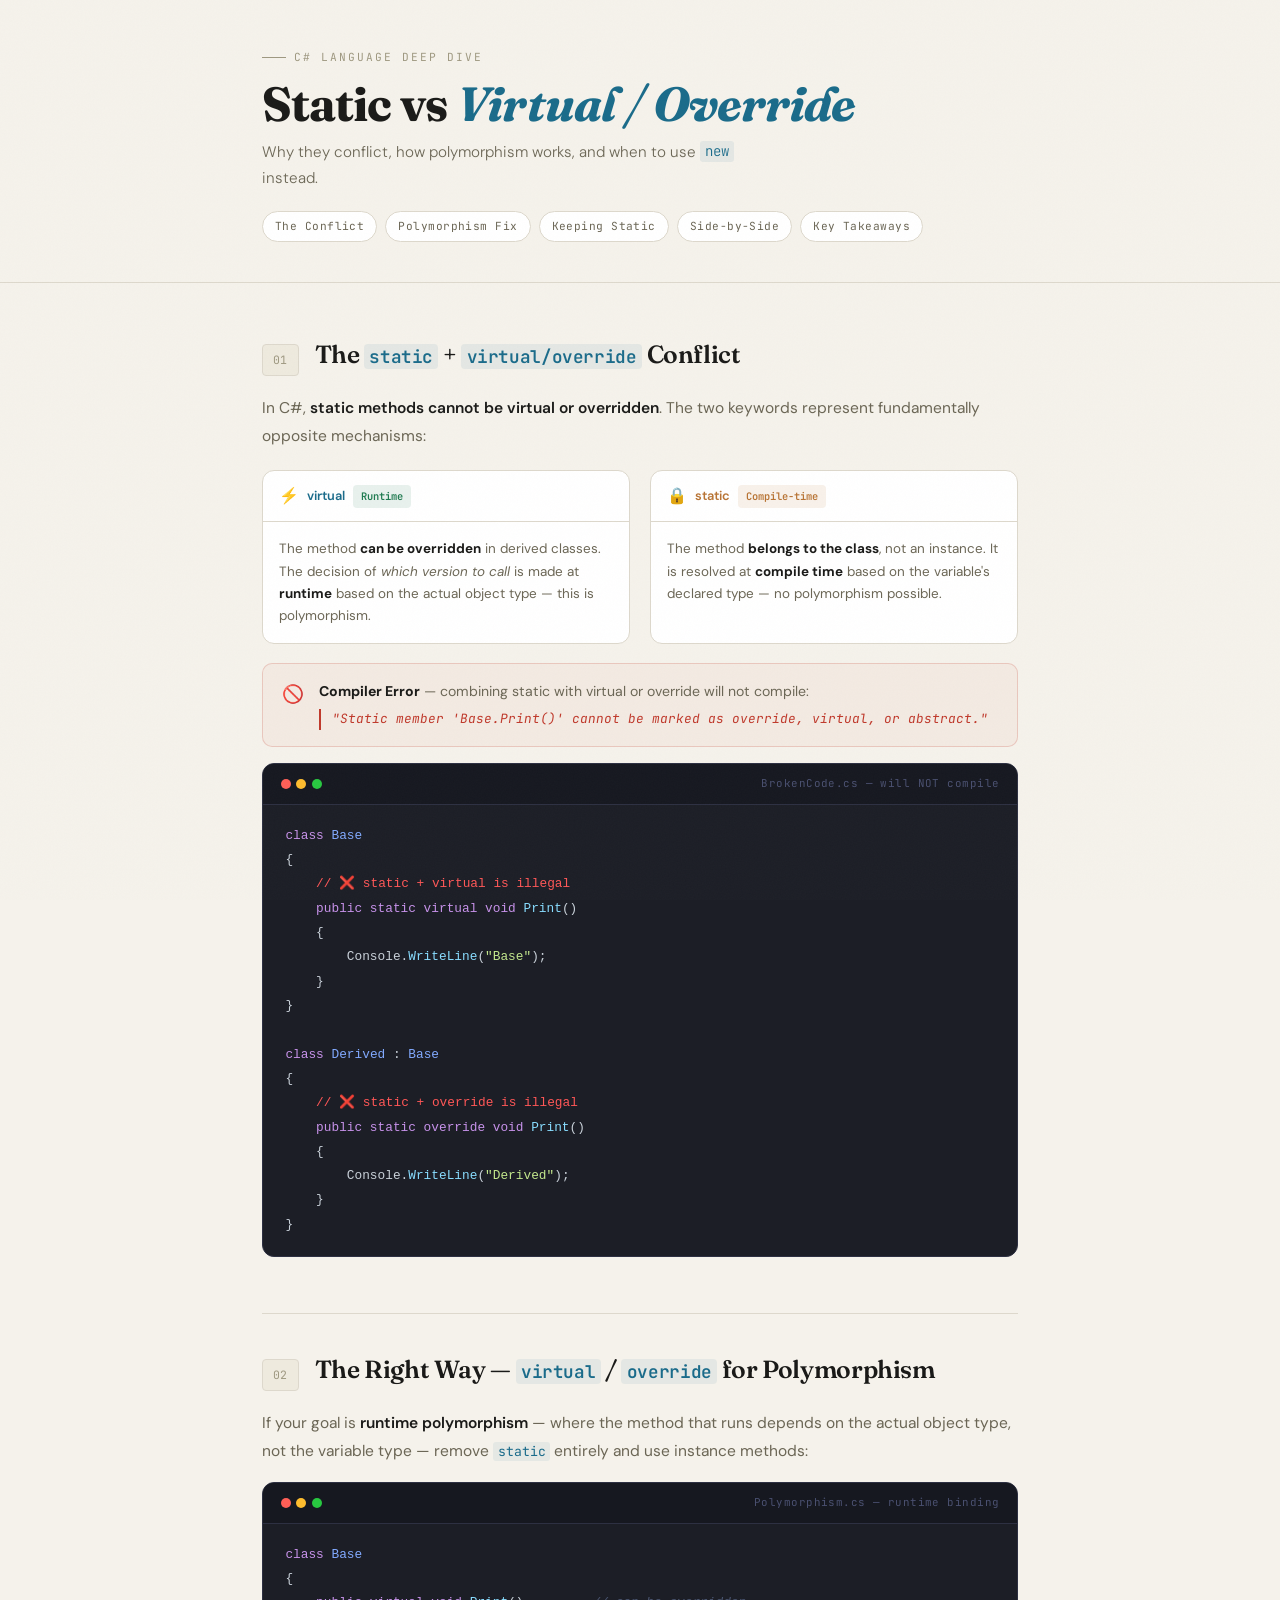
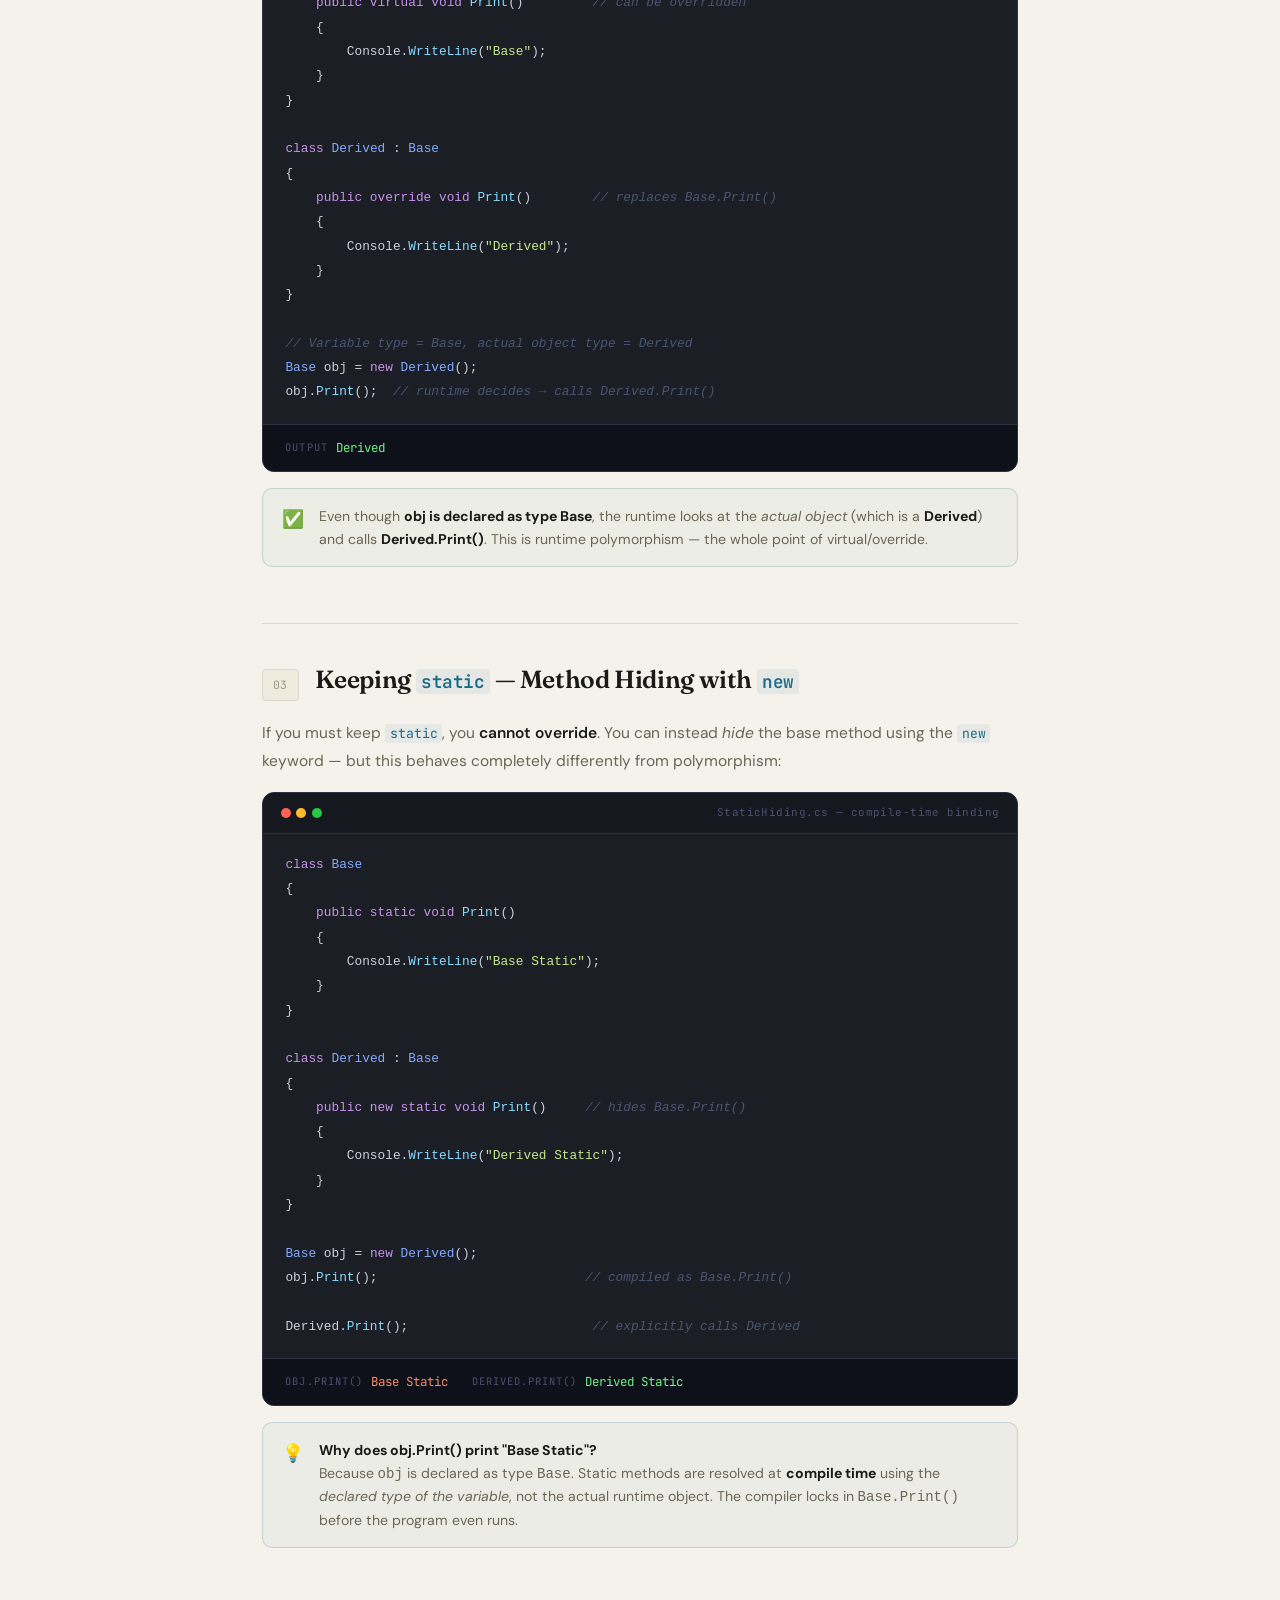
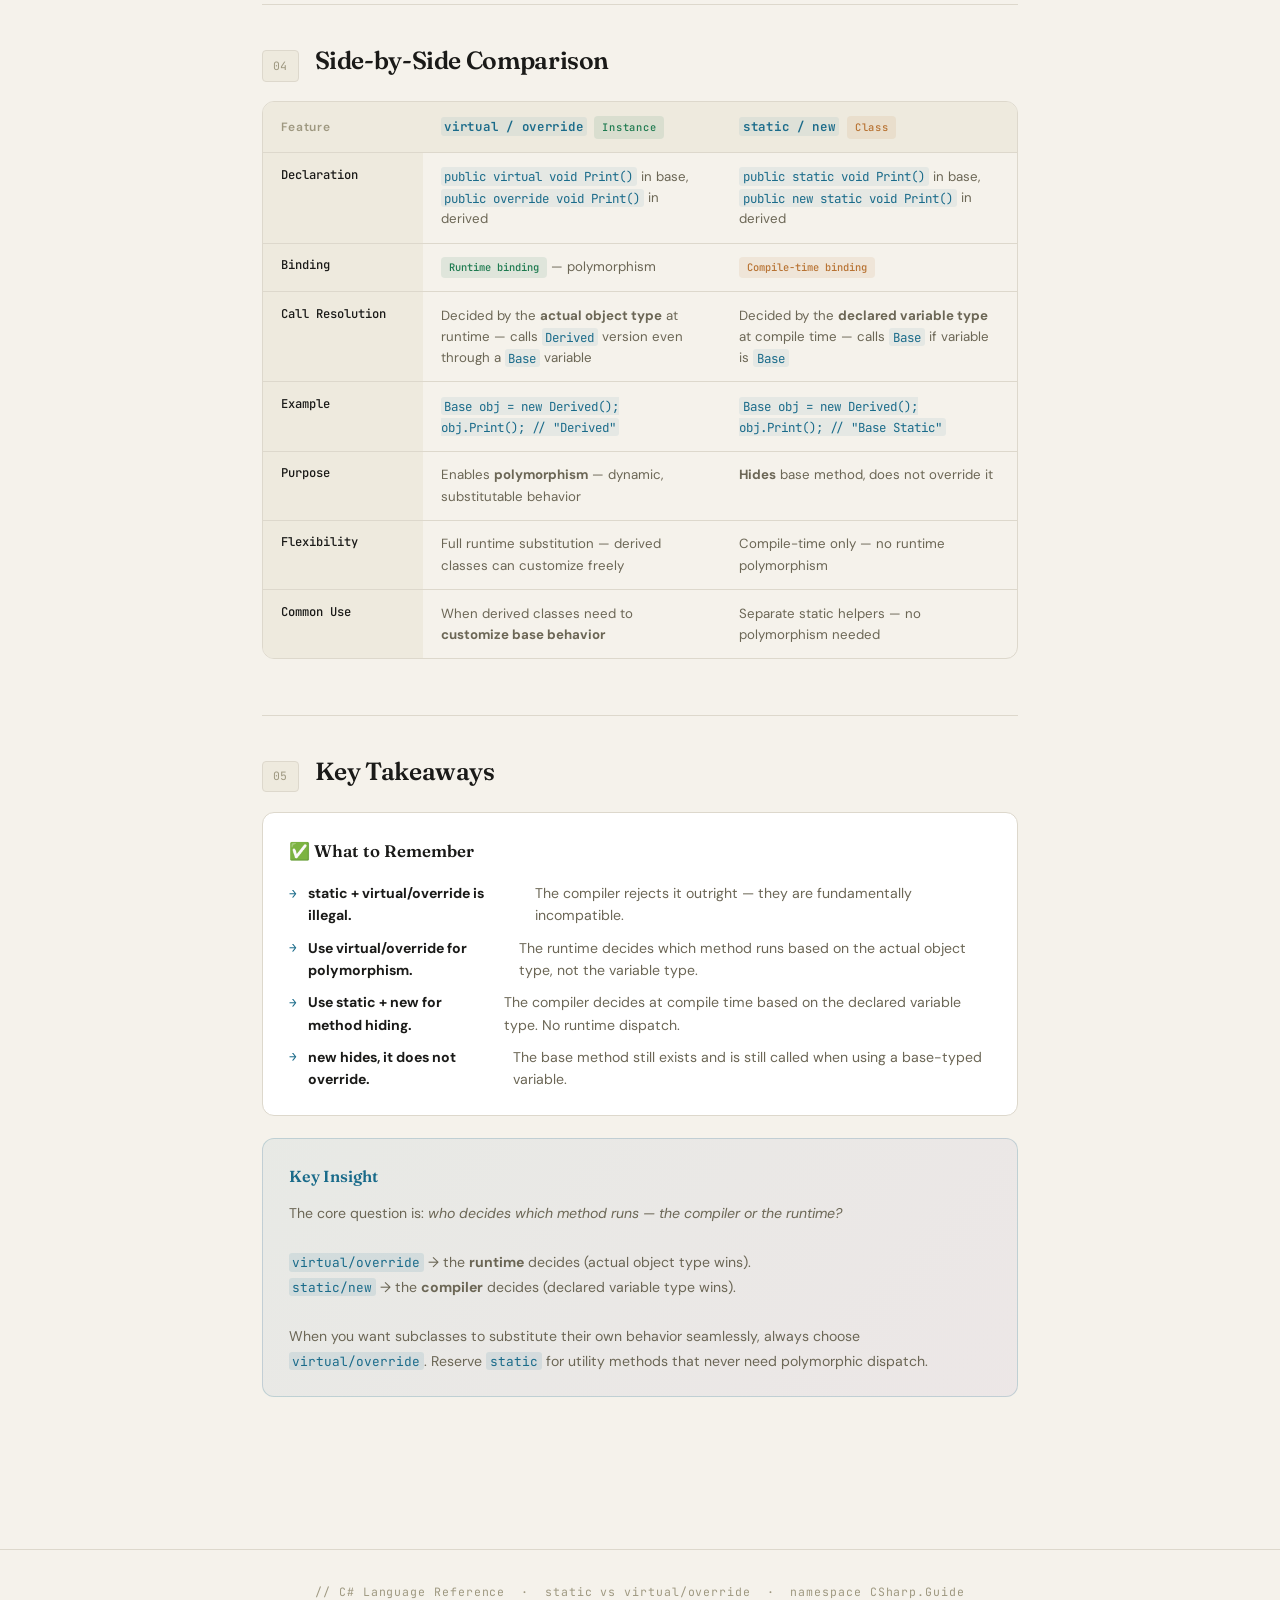
<file: assets/html/csharp-static-vs-virtual.html>
<!DOCTYPE html>
<html lang="en">
<head>
<meta charset="UTF-8"/>
<meta name="viewport" content="width=device-width,initial-scale=1.0"/>
<title>C# — Static vs Virtual/Override</title>
<link href="https://fonts.googleapis.com/css2?family=Fraunces:ital,opsz,wght@0,9..144,400;0,9..144,600;0,9..144,700;1,9..144,400&family=JetBrains+Mono:wght@400;500;600&family=DM+Sans:wght@300;400;500;600&display=swap" rel="stylesheet"/>
<style>
:root{
  --bg:       #f5f2eb;
  --surface:  #eeeade;
  --card:     #ffffff;
  --border:   #ddd8cc;
  --ink:      #1a1a18;
  --muted:    #6b6655;
  --faint:    #9e9880;
  --accent:   #c0392b;
  --accent2:  #1a6b8a;
  --green:    #1d7a4f;
  --amber:    #b87333;
  --purple:   #6b3fa0;
  --kw:       #7c3aed;
  --ty:       #1a6b8a;
  --st:       #1d7a4f;
  --cm:       #9e9880;
  --nm:       #b87333;
  --fn:       #1a6b8a;
}
*,*::before,*::after{box-sizing:border-box;margin:0;padding:0}
html{scroll-behavior:smooth}
body{
  background:var(--bg);
  color:var(--ink);
  font-family:'DM Sans',sans-serif;
  line-height:1.75;
  overflow-x:hidden;
}

/* ── grain texture ── */
body::after{
  content:'';
  position:fixed;inset:0;
  background-image:url("data:image/svg+xml,%3Csvg xmlns='http://www.w3.org/2000/svg' width='300' height='300'%3E%3Cfilter id='n'%3E%3CfeTurbulence type='fractalNoise' baseFrequency='0.75' numOctaves='4' stitchTiles='stitch'/%3E%3C/filter%3E%3Crect width='100%25' height='100%25' filter='url(%23n)' opacity='0.025'/%3E%3C/svg%3E");
  pointer-events:none;z-index:999;
}

/* ── header ── */
.page-header{
  border-bottom:1px solid var(--border);
  padding:3rem 0 2.5rem;
  background:var(--bg);
  position:sticky;top:0;z-index:10;
}
.inner{max-width:820px;margin:0 auto;padding:0 2rem}
.header-tag{
  font-family:'JetBrains Mono',monospace;
  font-size:.7rem;letter-spacing:.18em;color:var(--faint);
  text-transform:uppercase;margin-bottom:.5rem;
  display:flex;align-items:center;gap:.5rem;
}
.header-tag::before{content:'';width:24px;height:1px;background:var(--faint)}
.page-header h1{
  font-family:'Fraunces',serif;
  font-size:clamp(1.8rem,5vw,3rem);
  font-weight:700;line-height:1.15;letter-spacing:-.02em;
}
.page-header h1 em{font-style:italic;color:var(--accent2)}
.subtitle{
  color:var(--muted);font-size:.95rem;margin-top:.5rem;
  font-weight:300;max-width:480px;
}

/* ── progress bar ── */
.progress{
  position:fixed;top:0;left:0;height:2px;
  background:var(--accent2);width:0%;
  transition:width .1s;z-index:100;
}

/* ── toc ── */
.toc-wrap{
  display:flex;gap:.5rem;flex-wrap:wrap;
  margin:1.2rem 0 0;
}
.toc-pill{
  font-family:'JetBrains Mono',monospace;
  font-size:.7rem;padding:.3rem .75rem;
  border-radius:20px;border:1px solid var(--border);
  background:var(--card);color:var(--muted);
  text-decoration:none;transition:all .15s;
  letter-spacing:.04em;
}
.toc-pill:hover{background:var(--ink);color:var(--bg);border-color:var(--ink)}

/* ── main content ── */
main{padding:3.5rem 0 6rem}
.step{
  margin-bottom:3.5rem;
  opacity:0;transform:translateY(22px);
  transition:opacity .6s ease,transform .6s ease;
}
.step.vis{opacity:1;transform:translateY(0)}

/* step number + title */
.step-header{display:flex;align-items:flex-start;gap:1rem;margin-bottom:1.2rem}
.step-num{
  font-family:'JetBrains Mono',monospace;
  font-size:.72rem;color:var(--faint);
  background:var(--surface);
  border:1px solid var(--border);
  padding:.3rem .6rem;border-radius:4px;
  margin-top:.3rem;flex-shrink:0;
  letter-spacing:.06em;
}
.step h2{
  font-family:'Fraunces',serif;
  font-size:1.55rem;font-weight:600;
  letter-spacing:-.015em;line-height:1.25;
}
.step h2 code{
  font-family:'JetBrains Mono',monospace;
  font-size:1.1rem;color:var(--accent2);
  background:rgba(26,107,138,.08);
  padding:.05em .3em;border-radius:4px;
}

/* prose */
.prose{color:var(--muted);font-size:.97rem;line-height:1.8;margin-bottom:1rem}
.prose strong{color:var(--ink);font-weight:600}
.prose code{
  font-family:'JetBrains Mono',monospace;
  font-size:.82rem;color:var(--accent2);
  background:rgba(26,107,138,.07);
  padding:.1em .35em;border-radius:3px;
}

/* divider */
hr{border:none;border-top:1px solid var(--border);margin:2.5rem 0}

/* error callout */
.callout{
  display:flex;gap:.9rem;
  border-radius:10px;padding:1rem 1.2rem;
  margin:1rem 0;
  border:1px solid;
}
.callout.error{
  background:rgba(192,57,43,.04);
  border-color:rgba(192,57,43,.2);
}
.callout.success{
  background:rgba(29,122,79,.04);
  border-color:rgba(29,122,79,.2);
}
.callout.info{
  background:rgba(26,107,138,.04);
  border-color:rgba(26,107,138,.2);
}
.callout-icon{font-size:1.1rem;flex-shrink:0;line-height:1.6}
.callout-body{font-size:.88rem;color:var(--muted);line-height:1.6}
.callout-body strong{color:var(--ink)}
.callout.error .callout-body blockquote{
  font-family:'JetBrains Mono',monospace;
  font-size:.8rem;color:var(--accent);
  border-left:2px solid var(--accent);
  margin:.4rem 0 0;padding-left:.7rem;
  font-style:italic;
}

/* ── code block ── */
.cb{
  background:#1c1e26;
  border-radius:12px;
  overflow:hidden;
  font-family:'JetBrains Mono',monospace;
  font-size:.8rem;line-height:1.9;
  margin:1rem 0;
  border:1px solid #2d3042;
}
.cb-head{
  display:flex;align-items:center;gap:.4rem;
  padding:.6rem 1.1rem;
  border-bottom:1px solid #2d3042;
  background:#161820;
}
.dots{display:flex;gap:.35rem}
.d{width:10px;height:10px;border-radius:50%}
.dr{background:#ff5f57}.dy{background:#febc2e}.dg{background:#28c840}
.cb-label{
  margin-left:auto;font-size:.68rem;
  color:#4a5070;letter-spacing:.04em;
}
.cb-body{padding:1.2rem 1.4rem;overflow-x:auto;color:#c9d1d9}
.cb-body pre{white-space:pre}
.kw{color:#c792ea}.ty{color:#82aaff}.st{color:#c3e88d}
.cm{color:#4a5570;font-style:italic}.nm{color:#f78c6c}.fn{color:#89ddff}
.out{color:#72f587}.err{color:#ff5757}

/* ── output badge ── */
.output-line{
  display:flex;align-items:center;gap:.5rem;
  background:#0f111a;
  border-top:1px solid #2d3042;
  padding:.7rem 1.4rem;
  font-family:'JetBrains Mono',monospace;
  font-size:.78rem;
}
.output-label{
  font-size:.65rem;letter-spacing:.1em;
  color:#4a5070;text-transform:uppercase;
  flex-shrink:0;
}
.output-val{color:#72f587}
.output-val.warn{color:#f78c6c}

/* ── side-by-side ── */
.sbyside{
  display:grid;
  grid-template-columns:1fr 1fr;
  gap:1.2rem;margin:1.2rem 0;
}
.sbs-card{
  background:var(--card);
  border:1px solid var(--border);
  border-radius:12px;
  overflow:hidden;
}
.sbs-head{
  padding:.7rem 1rem;
  border-bottom:1px solid var(--border);
  font-size:.8rem;font-weight:600;
  display:flex;align-items:center;gap:.5rem;
}
.sbs-head .pill{
  font-family:'JetBrains Mono',monospace;
  font-size:.65rem;padding:.15rem .5rem;
  border-radius:4px;
}
.pill-green{background:rgba(29,122,79,.1);color:var(--green)}
.pill-amber{background:rgba(184,115,51,.1);color:var(--amber)}
.pill-red{background:rgba(192,57,43,.1);color:var(--accent)}
.sbs-body{padding:1rem}
.sbs-body p{font-size:.84rem;color:var(--muted);line-height:1.65}
.sbs-body ul{font-size:.83rem;color:var(--muted);padding-left:1.1rem;line-height:1.9}
.sbs-body li::marker{color:var(--faint)}
.sbs-body strong{color:var(--ink)}

/* ── comparison table ── */
.tbl-outer{
  border:1px solid var(--border);
  border-radius:12px;
  overflow:hidden;
  margin:1.2rem 0;
}
.comp-table{width:100%;border-collapse:collapse;font-size:.83rem}
.comp-table thead{background:var(--surface)}
.comp-table th{
  padding:.85rem 1.1rem;
  text-align:left;
  font-weight:600;
  font-size:.75rem;
  letter-spacing:.06em;
  color:var(--faint);
  border-bottom:1px solid var(--border);
}
.comp-table th:first-child{width:160px}
.comp-table td{
  padding:.8rem 1.1rem;
  border-bottom:1px solid var(--border);
  color:var(--muted);vertical-align:top;
  line-height:1.6;
}
.comp-table tr:last-child td{border-bottom:none}
.comp-table tr:hover td{background:rgba(0,0,0,.015)}
.comp-table td:first-child{
  font-family:'JetBrains Mono',monospace;
  font-size:.76rem;font-weight:500;
  color:var(--ink);background:var(--surface);
}
.comp-table code{
  font-family:'JetBrains Mono',monospace;
  font-size:.78rem;color:var(--accent2);
  background:rgba(26,107,138,.07);
  padding:.05em .3em;border-radius:3px;
}
.badge-rt{
  display:inline-block;
  font-family:'JetBrains Mono',monospace;
  font-size:.65rem;padding:.15rem .5rem;
  border-radius:4px;font-weight:500;
  background:rgba(29,122,79,.1);color:var(--green);
  white-space:nowrap;
}
.badge-ct{
  display:inline-block;
  font-family:'JetBrains Mono',monospace;
  font-size:.65rem;padding:.15rem .5rem;
  border-radius:4px;font-weight:500;
  background:rgba(184,115,51,.1);color:var(--amber);
  white-space:nowrap;
}

/* ── takeaway box ── */
.takeaway{
  background:var(--card);
  border:1px solid var(--border);
  border-radius:12px;
  padding:1.5rem 1.6rem;
  margin:1.2rem 0;
}
.takeaway h3{
  font-family:'Fraunces',serif;
  font-size:1.05rem;font-weight:600;
  margin-bottom:1rem;
  display:flex;align-items:center;gap:.6rem;
}
.takeaway ul{list-style:none;display:flex;flex-direction:column;gap:.6rem}
.takeaway li{
  display:flex;align-items:flex-start;gap:.7rem;
  font-size:.88rem;color:var(--muted);line-height:1.6;
}
.takeaway li::before{
  content:'→';font-family:'JetBrains Mono',monospace;
  color:var(--accent2);font-size:.8rem;margin-top:.1rem;flex-shrink:0;
}
.takeaway li strong{color:var(--ink)}

/* ── key insight banner ── */
.insight{
  background:linear-gradient(135deg,rgba(26,107,138,.06) 0%,rgba(108,63,160,.06) 100%);
  border:1px solid rgba(26,107,138,.2);
  border-radius:12px;
  padding:1.4rem 1.6rem;
  margin:1.4rem 0;
}
.insight h3{
  font-family:'Fraunces',serif;
  font-size:1rem;font-weight:600;margin-bottom:.7rem;
  color:var(--accent2);
}
.insight p{font-size:.88rem;color:var(--muted);line-height:1.75}
.insight code{
  font-family:'JetBrains Mono',monospace;
  font-size:.8rem;color:var(--accent2);
  background:rgba(26,107,138,.1);
  padding:.05em .3em;border-radius:3px;
}

/* ── footer ── */
footer{
  border-top:1px solid var(--border);
  padding:2rem 0;
  text-align:center;
  font-family:'JetBrains Mono',monospace;
  font-size:.72rem;color:var(--faint);
  letter-spacing:.08em;
}

/* ── responsive ── */
@media(max-width:640px){
  .sbyside{grid-template-columns:1fr}
  .page-header{padding:1.5rem 0 1.2rem}
  .page-header h1{font-size:1.6rem}
}
</style>
</head>
<body>

<div class="progress" id="prog"></div>

<!-- ── HEADER ── -->
<header class="page-header">
  <div class="inner">
    <div class="header-tag">C# Language Deep Dive</div>
    <h1>Static vs <em>Virtual / Override</em></h1>
    <p class="subtitle">Why they conflict, how polymorphism works, and when to use <code style="font-family:'JetBrains Mono',monospace;font-size:.88rem;background:rgba(26,107,138,.08);color:var(--accent2);padding:.1em .35em;border-radius:3px">new</code> instead.</p>
    <div class="toc-wrap">
      <a class="toc-pill" href="#step1">The Conflict</a>
      <a class="toc-pill" href="#step2">Polymorphism Fix</a>
      <a class="toc-pill" href="#step3">Keeping Static</a>
      <a class="toc-pill" href="#comparison">Side-by-Side</a>
      <a class="toc-pill" href="#takeaways">Key Takeaways</a>
    </div>
  </div>
</header>

<main>
<div class="inner">

  <!-- ── STEP 1 ── -->
  <div class="step" id="step1">
    <div class="step-header">
      <span class="step-num">01</span>
      <h2>The <code>static</code> + <code>virtual/override</code> Conflict</h2>
    </div>

    <p class="prose">In C#, <strong>static methods cannot be virtual or overridden</strong>. The two keywords represent fundamentally opposite mechanisms:</p>

    <div class="sbyside">
      <div class="sbs-card">
        <div class="sbs-head" style="color:var(--accent2)"><span style="font-size:1rem">⚡</span> virtual <span class="pill pill-green">Runtime</span></div>
        <div class="sbs-body">
          <p>The method <strong>can be overridden</strong> in derived classes. The decision of <em>which version to call</em> is made at <strong>runtime</strong> based on the actual object type — this is polymorphism.</p>
        </div>
      </div>
      <div class="sbs-card">
        <div class="sbs-head" style="color:var(--amber)"><span style="font-size:1rem">🔒</span> static <span class="pill pill-amber">Compile-time</span></div>
        <div class="sbs-body">
          <p>The method <strong>belongs to the class</strong>, not an instance. It is resolved at <strong>compile time</strong> based on the variable's declared type — no polymorphism possible.</p>
        </div>
      </div>
    </div>

    <div class="callout error">
      <div class="callout-icon">🚫</div>
      <div class="callout-body">
        <strong>Compiler Error</strong> — combining static with virtual or override will not compile:
        <blockquote>"Static member 'Base.Print()' cannot be marked as override, virtual, or abstract."</blockquote>
      </div>
    </div>

    <div class="cb">
      <div class="cb-head"><div class="dots"><div class="d dr"></div><div class="d dy"></div><div class="d dg"></div></div><span class="cb-label">BrokenCode.cs — will NOT compile</span></div>
      <div class="cb-body"><pre><span class="kw">class</span> <span class="ty">Base</span>
{
    <span class="err">// ❌ static + virtual is illegal</span>
    <span class="kw">public static virtual void</span> <span class="fn">Print</span>()
    {
        Console.<span class="fn">WriteLine</span>(<span class="st">"Base"</span>);
    }
}

<span class="kw">class</span> <span class="ty">Derived</span> : <span class="ty">Base</span>
{
    <span class="err">// ❌ static + override is illegal</span>
    <span class="kw">public static override void</span> <span class="fn">Print</span>()
    {
        Console.<span class="fn">WriteLine</span>(<span class="st">"Derived"</span>);
    }
}</pre></div>
    </div>
  </div>

  <hr/>

  <!-- ── STEP 2 ── -->
  <div class="step" id="step2">
    <div class="step-header">
      <span class="step-num">02</span>
      <h2>The Right Way — <code>virtual</code> / <code>override</code> for Polymorphism</h2>
    </div>

    <p class="prose">If your goal is <strong>runtime polymorphism</strong> — where the method that runs depends on the actual object type, not the variable type — remove <code>static</code> entirely and use instance methods:</p>

    <div class="cb">
      <div class="cb-head"><div class="dots"><div class="d dr"></div><div class="d dy"></div><div class="d dg"></div></div><span class="cb-label">Polymorphism.cs — runtime binding</span></div>
      <div class="cb-body"><pre><span class="kw">class</span> <span class="ty">Base</span>
{
    <span class="kw">public virtual void</span> <span class="fn">Print</span>()         <span class="cm">// can be overridden</span>
    {
        Console.<span class="fn">WriteLine</span>(<span class="st">"Base"</span>);
    }
}

<span class="kw">class</span> <span class="ty">Derived</span> : <span class="ty">Base</span>
{
    <span class="kw">public override void</span> <span class="fn">Print</span>()        <span class="cm">// replaces Base.Print()</span>
    {
        Console.<span class="fn">WriteLine</span>(<span class="st">"Derived"</span>);
    }
}

<span class="cm">// Variable type = Base, actual object type = Derived</span>
<span class="ty">Base</span> obj = <span class="kw">new</span> <span class="ty">Derived</span>();
obj.<span class="fn">Print</span>();  <span class="cm">// runtime decides → calls Derived.Print()</span></pre></div>
      <div class="output-line">
        <span class="output-label">Output</span>
        <span class="output-val">Derived</span>
      </div>
    </div>

    <div class="callout success">
      <div class="callout-icon">✅</div>
      <div class="callout-body">
        Even though <strong>obj is declared as type Base</strong>, the runtime looks at the <em>actual object</em> (which is a <strong>Derived</strong>) and calls <strong>Derived.Print()</strong>. This is runtime polymorphism — the whole point of virtual/override.
      </div>
    </div>
  </div>

  <hr/>

  <!-- ── STEP 3 ── -->
  <div class="step" id="step3">
    <div class="step-header">
      <span class="step-num">03</span>
      <h2>Keeping <code>static</code> — Method Hiding with <code>new</code></h2>
    </div>

    <p class="prose">If you must keep <code>static</code>, you <strong>cannot override</strong>. You can instead <em>hide</em> the base method using the <code>new</code> keyword — but this behaves completely differently from polymorphism:</p>

    <div class="cb">
      <div class="cb-head"><div class="dots"><div class="d dr"></div><div class="d dy"></div><div class="d dg"></div></div><span class="cb-label">StaticHiding.cs — compile-time binding</span></div>
      <div class="cb-body"><pre><span class="kw">class</span> <span class="ty">Base</span>
{
    <span class="kw">public static void</span> <span class="fn">Print</span>()
    {
        Console.<span class="fn">WriteLine</span>(<span class="st">"Base Static"</span>);
    }
}

<span class="kw">class</span> <span class="ty">Derived</span> : <span class="ty">Base</span>
{
    <span class="kw">public new static void</span> <span class="fn">Print</span>()     <span class="cm">// hides Base.Print()</span>
    {
        Console.<span class="fn">WriteLine</span>(<span class="st">"Derived Static"</span>);
    }
}

<span class="ty">Base</span> obj = <span class="kw">new</span> <span class="ty">Derived</span>();
obj.<span class="fn">Print</span>();                           <span class="cm">// compiled as Base.Print()</span>

Derived.<span class="fn">Print</span>();                        <span class="cm">// explicitly calls Derived</span></pre></div>
      <div class="output-line">
        <span class="output-label">obj.Print()</span>
        <span class="output-val warn">Base Static</span>
        <span class="output-label" style="margin-left:1rem">Derived.Print()</span>
        <span class="output-val">Derived Static</span>
      </div>
    </div>

    <div class="callout info">
      <div class="callout-icon">💡</div>
      <div class="callout-body">
        <strong>Why does obj.Print() print "Base Static"?</strong><br/>
        Because <code>obj</code> is declared as type <code>Base</code>. Static methods are resolved at <strong>compile time</strong> using the <em>declared type of the variable</em>, not the actual runtime object. The compiler locks in <code>Base.Print()</code> before the program even runs.
      </div>
    </div>
  </div>

  <hr/>

  <!-- ── COMPARISON TABLE ── -->
  <div class="step" id="comparison">
    <div class="step-header">
      <span class="step-num">04</span>
      <h2>Side-by-Side Comparison</h2>
    </div>

    <div class="tbl-outer">
      <table class="comp-table">
        <thead>
          <tr>
            <th>Feature</th>
            <th><code>virtual / override</code> &nbsp;<span class="badge-rt">Instance</span></th>
            <th><code>static / new</code> &nbsp;<span class="badge-ct">Class</span></th>
          </tr>
        </thead>
        <tbody>
          <tr>
            <td>Declaration</td>
            <td><code>public virtual void Print()</code> in base,<br/><code>public override void Print()</code> in derived</td>
            <td><code>public static void Print()</code> in base,<br/><code>public new static void Print()</code> in derived</td>
          </tr>
          <tr>
            <td>Binding</td>
            <td><span class="badge-rt">Runtime binding</span> — polymorphism</td>
            <td><span class="badge-ct">Compile-time binding</span></td>
          </tr>
          <tr>
            <td>Call Resolution</td>
            <td>Decided by the <strong>actual object type</strong> at runtime — calls <code>Derived</code> version even through a <code>Base</code> variable</td>
            <td>Decided by the <strong>declared variable type</strong> at compile time — calls <code>Base</code> if variable is <code>Base</code></td>
          </tr>
          <tr>
            <td>Example</td>
            <td><code>Base obj = new Derived();<br/>obj.Print(); // "Derived"</code></td>
            <td><code>Base obj = new Derived();<br/>obj.Print(); // "Base Static"</code></td>
          </tr>
          <tr>
            <td>Purpose</td>
            <td>Enables <strong>polymorphism</strong> — dynamic, substitutable behavior</td>
            <td><strong>Hides</strong> base method, does not override it</td>
          </tr>
          <tr>
            <td>Flexibility</td>
            <td>Full runtime substitution — derived classes can customize freely</td>
            <td>Compile-time only — no runtime polymorphism</td>
          </tr>
          <tr>
            <td>Common Use</td>
            <td>When derived classes need to <strong>customize base behavior</strong></td>
            <td>Separate static helpers — no polymorphism needed</td>
          </tr>
        </tbody>
      </table>
    </div>
  </div>

  <hr/>

  <!-- ── TAKEAWAYS ── -->
  <div class="step" id="takeaways">
    <div class="step-header">
      <span class="step-num">05</span>
      <h2>Key Takeaways</h2>
    </div>

    <div class="takeaway">
      <h3>✅ What to Remember</h3>
      <ul>
        <li><strong>static + virtual/override is illegal.</strong> The compiler rejects it outright — they are fundamentally incompatible.</li>
        <li><strong>Use virtual/override for polymorphism.</strong> The runtime decides which method runs based on the actual object type, not the variable type.</li>
        <li><strong>Use static + new for method hiding.</strong> The compiler decides at compile time based on the declared variable type. No runtime dispatch.</li>
        <li><strong>new hides, it does not override.</strong> The base method still exists and is still called when using a base-typed variable.</li>
      </ul>
    </div>

    <div class="insight">
      <h3>Key Insight</h3>
      <p>
        The core question is: <em>who decides which method runs — the compiler or the runtime?</em><br/><br/>
        <code>virtual/override</code> → the <strong>runtime</strong> decides (actual object type wins).<br/>
        <code>static/new</code> → the <strong>compiler</strong> decides (declared variable type wins).<br/><br/>
        When you want subclasses to substitute their own behavior seamlessly, always choose <code>virtual/override</code>. Reserve <code>static</code> for utility methods that never need polymorphic dispatch.
      </p>
    </div>
  </div>

</div><!-- /inner -->
</main>

<footer>
  <div class="inner">
    // C# Language Reference &nbsp;·&nbsp; static vs virtual/override &nbsp;·&nbsp; namespace CSharp.Guide
  </div>
</footer>

<script>
// Progress bar
window.addEventListener('scroll',()=>{
  const h = document.documentElement;
  const pct = (h.scrollTop/(h.scrollHeight-h.clientHeight))*100;
  document.getElementById('prog').style.width = pct+'%';
});

// Scroll reveal
const obs = new IntersectionObserver(entries=>{
  entries.forEach(e=>{
    if(e.isIntersecting){e.target.classList.add('vis');obs.unobserve(e.target)}
  });
},{threshold:0.08});
document.querySelectorAll('.step').forEach(el=>obs.observe(el));
</script>
</body>
</html>
</file>
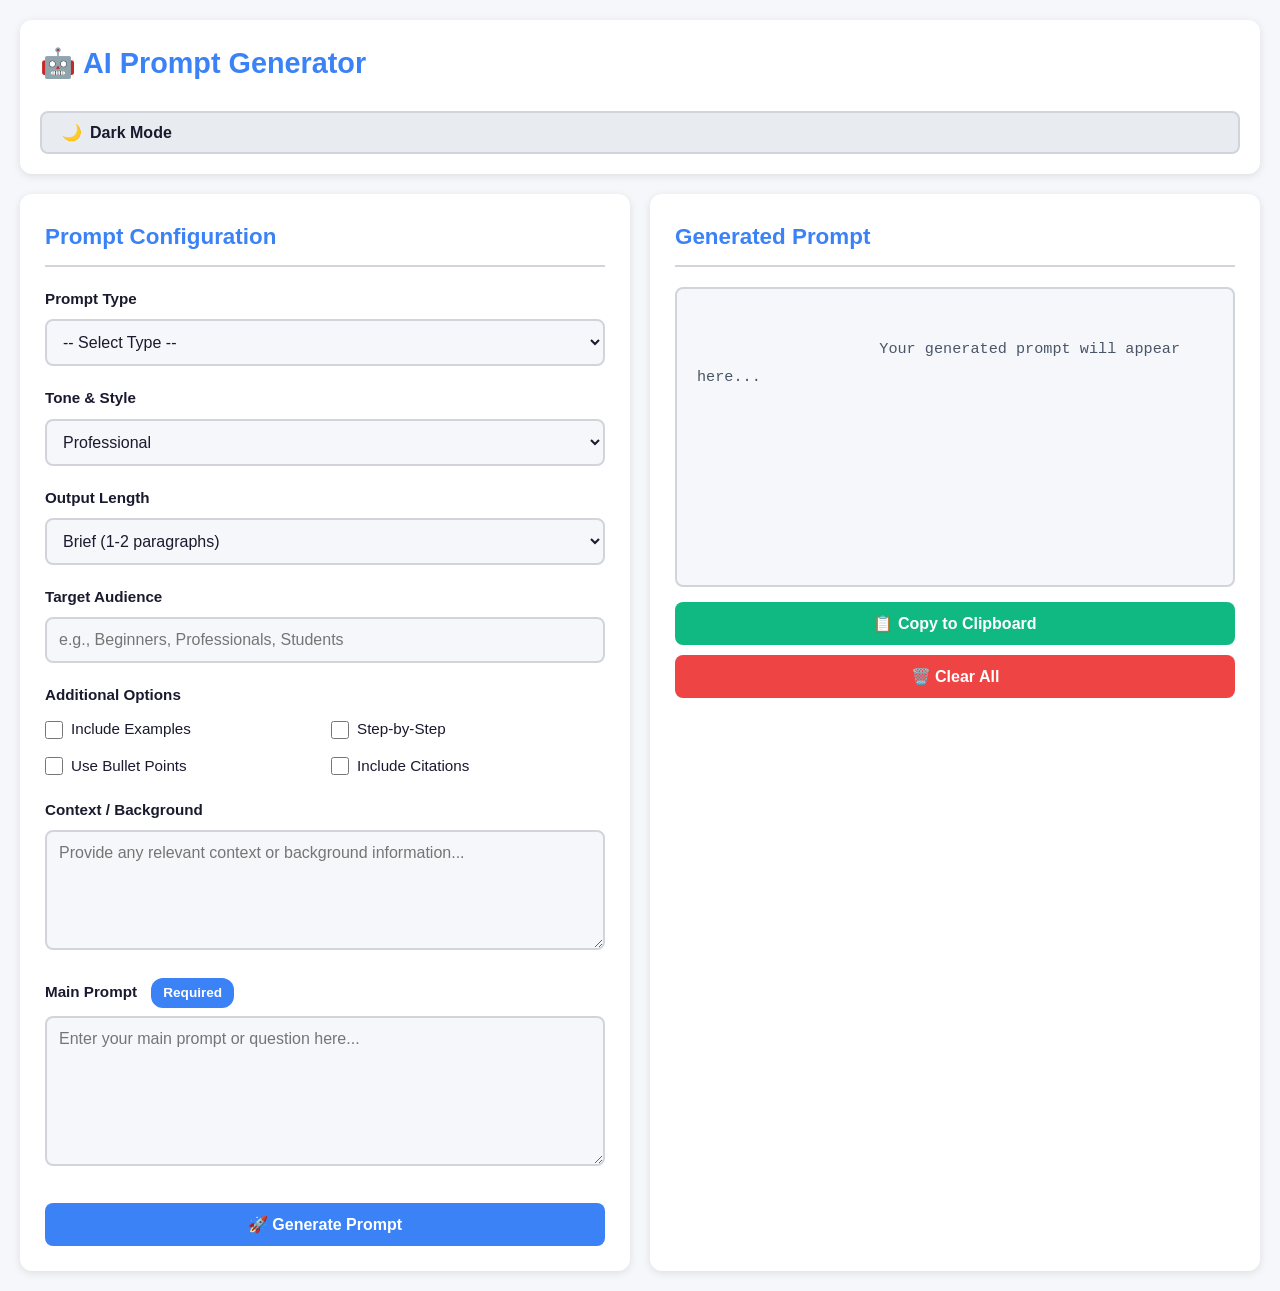
<file: assets/html/prompt-generator.html>
<!DOCTYPE html>
<html lang="en">
<head>
    <meta charset="UTF-8">
    <meta name="viewport" content="width=device-width, initial-scale=1.0">
    <title>Prompt Generator - Systematic AI Prompt Builder</title>
    <style>
        * {
            margin: 0;
            padding: 0;
            box-sizing: border-box;
        }

        :root {
            --bg-primary: #ffffff;
            --bg-secondary: #f5f7fa;
            --bg-tertiary: #e8ecf1;
            --text-primary: #1a1a2e;
            --text-secondary: #4a5568;
            --border-color: #d1d5db;
            --accent-primary: #3b82f6;
            --accent-hover: #2563eb;
            --shadow: 0 2px 8px rgba(0, 0, 0, 0.1);
            --shadow-lg: 0 4px 16px rgba(0, 0, 0, 0.15);
        }

        [data-theme="dark"] {
            --bg-primary: #1a1a2e;
            --bg-secondary: #16213e;
            --bg-tertiary: #0f3460;
            --text-primary: #e8ecf1;
            --text-secondary: #a0aec0;
            --border-color: #2d3748;
            --accent-primary: #60a5fa;
            --accent-hover: #3b82f6;
            --shadow: 0 2px 8px rgba(0, 0, 0, 0.3);
            --shadow-lg: 0 4px 16px rgba(0, 0, 0, 0.5);
        }

        body {
            font-family: -apple-system, BlinkMacSystemFont, 'Segoe UI', Roboto, 'Helvetica Neue', Arial, sans-serif;
            background-color: var(--bg-secondary);
            color: var(--text-primary);
            line-height: 1.6;
            transition: background-color 0.3s ease, color 0.3s ease;
        }

        .container {
            max-width: 1400px;
            margin: 0 auto;
            padding: 20px;
        }

        header {
            background-color: var(--bg-primary);
            padding: 20px;
            border-radius: 12px;
            margin-bottom: 20px;
            box-shadow: var(--shadow);
            display: flex;
            justify-content: space-between;
            align-items: center;
            flex-wrap: wrap;
            gap: 15px;
        }

        h1 {
            font-size: 1.8rem;
            color: var(--accent-primary);
            flex: 1;
            min-width: 200px;
        }

        .theme-toggle {
            background-color: var(--bg-tertiary);
            border: 2px solid var(--border-color);
            color: var(--text-primary);
            padding: 10px 20px;
            border-radius: 8px;
            cursor: pointer;
            font-size: 1rem;
            transition: all 0.3s ease;
            display: flex;
            align-items: center;
            gap: 8px;
        }

        .theme-toggle:hover {
            background-color: var(--accent-primary);
            color: white;
            border-color: var(--accent-primary);
        }

        .main-grid {
            display: grid;
            grid-template-columns: 1fr 1fr;
            gap: 20px;
        }

        .panel {
            background-color: var(--bg-primary);
            padding: 25px;
            border-radius: 12px;
            box-shadow: var(--shadow);
        }

        .panel h2 {
            font-size: 1.4rem;
            margin-bottom: 20px;
            color: var(--accent-primary);
            border-bottom: 2px solid var(--border-color);
            padding-bottom: 10px;
        }

        .form-group {
            margin-bottom: 20px;
        }

        label {
            display: block;
            margin-bottom: 8px;
            font-weight: 600;
            color: var(--text-primary);
            font-size: 0.95rem;
        }

        select, input[type="text"], input[type="number"], textarea {
            width: 100%;
            padding: 12px;
            border: 2px solid var(--border-color);
            border-radius: 8px;
            background-color: var(--bg-secondary);
            color: var(--text-primary);
            font-size: 1rem;
            transition: all 0.3s ease;
            font-family: inherit;
        }

        select:focus, input:focus, textarea:focus {
            outline: none;
            border-color: var(--accent-primary);
            box-shadow: 0 0 0 3px rgba(59, 130, 246, 0.1);
        }

        textarea {
            min-height: 120px;
            resize: vertical;
        }

        .checkbox-group {
            display: grid;
            grid-template-columns: repeat(auto-fill, minmax(200px, 1fr));
            gap: 12px;
            margin-top: 10px;
        }

        .checkbox-item {
            display: flex;
            align-items: center;
            gap: 8px;
        }

        .checkbox-item input[type="checkbox"] {
            width: 18px;
            height: 18px;
            cursor: pointer;
        }

        .checkbox-item label {
            margin: 0;
            font-weight: normal;
            cursor: pointer;
        }

        .dynamic-options {
            margin-top: 15px;
            padding: 15px;
            background-color: var(--bg-secondary);
            border-radius: 8px;
            border-left: 4px solid var(--accent-primary);
        }

        .hidden {
            display: none;
        }

        button {
            background-color: var(--accent-primary);
            color: white;
            border: none;
            padding: 12px 24px;
            border-radius: 8px;
            font-size: 1rem;
            font-weight: 600;
            cursor: pointer;
            transition: all 0.3s ease;
            width: 100%;
            margin-top: 10px;
        }

        button:hover {
            background-color: var(--accent-hover);
            transform: translateY(-2px);
            box-shadow: var(--shadow-lg);
        }

        button:active {
            transform: translateY(0);
        }

        .output-section {
            background-color: var(--bg-secondary);
            padding: 20px;
            border-radius: 8px;
            border: 2px solid var(--border-color);
            min-height: 300px;
            max-height: 600px;
            overflow-y: auto;
            font-family: 'Courier New', monospace;
            font-size: 0.95rem;
            white-space: pre-wrap;
            word-wrap: break-word;
            line-height: 1.8;
        }

        .copy-btn {
            background-color: #10b981;
            margin-top: 15px;
        }

        .copy-btn:hover {
            background-color: #059669;
        }

        .copy-btn.copied {
            background-color: #6366f1;
        }

        .badge {
            display: inline-block;
            background-color: var(--accent-primary);
            color: white;
            padding: 4px 12px;
            border-radius: 12px;
            font-size: 0.85rem;
            margin-left: 10px;
        }

        @media (max-width: 968px) {
            .main-grid {
                grid-template-columns: 1fr;
            }

            h1 {
                font-size: 1.5rem;
            }

            .checkbox-group {
                grid-template-columns: 1fr;
            }
        }

        @media (max-width: 480px) {
            .container {
                padding: 10px;
            }

            .panel {
                padding: 15px;
            }

            h1 {
                font-size: 1.3rem;
            }

            .theme-toggle {
                width: 100%;
                justify-content: center;
            }
        }

        .info-text {
            font-size: 0.9rem;
            color: var(--text-secondary);
            margin-top: 5px;
            font-style: italic;
        }

        .slider-container {
            display: flex;
            align-items: center;
            gap: 15px;
        }

        input[type="range"] {
            flex: 1;
        }

        .slider-value {
            min-width: 50px;
            text-align: center;
            font-weight: 600;
            color: var(--accent-primary);
        }
    </style>
</head>
<body>
    <div class="container">
        <header>
            <h1>🤖 AI Prompt Generator</h1>
            <button class="theme-toggle" onclick="toggleTheme()">
                <span id="theme-icon">🌙</span>
                <span id="theme-text">Dark Mode</span>
            </button>
        </header>

        <div class="main-grid">
            <!-- Input Panel -->
            <div class="panel">
                <h2>Prompt Configuration</h2>

                <div class="form-group">
                    <label for="promptType">Prompt Type</label>
                    <select id="promptType" onchange="updateDynamicOptions()">
                        <option value="">-- Select Type --</option>
                        <option value="creative">Creative Writing</option>
                        <option value="code">Code Generation</option>
                        <option value="analysis">Data Analysis</option>
                        <option value="summarization">Summarization</option>
                        <option value="translation">Translation</option>
                        <option value="conversation">Conversational AI</option>
                        <option value="instruction">Step-by-Step Instructions</option>
                        <option value="brainstorm">Brainstorming</option>
                        <option value="educational">Educational Content</option>
                        <option value="business">Business Writing</option>
                    </select>
                </div>

                <!-- Dynamic Options Container -->
                <div id="dynamicOptions"></div>

                <div class="form-group">
                    <label for="tone">Tone & Style</label>
                    <select id="tone">
                        <option value="professional">Professional</option>
                        <option value="casual">Casual</option>
                        <option value="friendly">Friendly</option>
                        <option value="formal">Formal</option>
                        <option value="technical">Technical</option>
                        <option value="creative">Creative</option>
                        <option value="persuasive">Persuasive</option>
                        <option value="empathetic">Empathetic</option>
                        <option value="humorous">Humorous</option>
                    </select>
                </div>

                <div class="form-group">
                    <label for="outputLength">Output Length</label>
                    <select id="outputLength">
                        <option value="brief">Brief (1-2 paragraphs)</option>
                        <option value="moderate">Moderate (3-5 paragraphs)</option>
                        <option value="detailed">Detailed (6-10 paragraphs)</option>
                        <option value="comprehensive">Comprehensive (10+ paragraphs)</option>
                    </select>
                </div>

                <div class="form-group">
                    <label for="audience">Target Audience</label>
                    <input type="text" id="audience" placeholder="e.g., Beginners, Professionals, Students">
                </div>

                <div class="form-group">
                    <label>Additional Options</label>
                    <div class="checkbox-group">
                        <div class="checkbox-item">
                            <input type="checkbox" id="includeExamples">
                            <label for="includeExamples">Include Examples</label>
                        </div>
                        <div class="checkbox-item">
                            <input type="checkbox" id="stepByStep">
                            <label for="stepByStep">Step-by-Step</label>
                        </div>
                        <div class="checkbox-item">
                            <input type="checkbox" id="bulletPoints">
                            <label for="bulletPoints">Use Bullet Points</label>
                        </div>
                        <div class="checkbox-item">
                            <input type="checkbox" id="citations">
                            <label for="citations">Include Citations</label>
                        </div>
                    </div>
                </div>

                <div class="form-group">
                    <label for="context">Context / Background</label>
                    <textarea id="context" placeholder="Provide any relevant context or background information..."></textarea>
                </div>

                <div class="form-group">
                    <label for="mainPrompt">Main Prompt <span class="badge">Required</span></label>
                    <textarea id="mainPrompt" placeholder="Enter your main prompt or question here..." style="min-height: 150px;"></textarea>
                </div>

                <button onclick="generatePrompt()">🚀 Generate Prompt</button>
            </div>

            <!-- Output Panel -->
            <div class="panel">
                <h2>Generated Prompt</h2>
                <div class="output-section" id="output">
                    <span style="color: var(--text-secondary);">Your generated prompt will appear here...</span>
                </div>
                <button class="copy-btn" onclick="copyToClipboard()">📋 Copy to Clipboard</button>
                <button onclick="clearAll()" style="background-color: #ef4444; margin-top: 10px;">🗑️ Clear All</button>
            </div>
        </div>
    </div>

    <script>
        // Theme Management
        function toggleTheme() {
            const html = document.documentElement;
            const currentTheme = html.getAttribute('data-theme');
            const newTheme = currentTheme === 'dark' ? 'light' : 'dark';
            
            html.setAttribute('data-theme', newTheme);
            localStorage.setItem('theme', newTheme);
            
            updateThemeButton(newTheme);
        }

        function updateThemeButton(theme) {
            const icon = document.getElementById('theme-icon');
            const text = document.getElementById('theme-text');
            
            if (theme === 'dark') {
                icon.textContent = '☀️';
                text.textContent = 'Light Mode';
            } else {
                icon.textContent = '🌙';
                text.textContent = 'Dark Mode';
            }
        }

        // Load saved theme
        window.addEventListener('DOMContentLoaded', () => {
            const savedTheme = localStorage.getItem('theme') || 'light';
            document.documentElement.setAttribute('data-theme', savedTheme);
            updateThemeButton(savedTheme);
        });

        // Dynamic Options Based on Prompt Type
        function updateDynamicOptions() {
            const type = document.getElementById('promptType').value;
            const container = document.getElementById('dynamicOptions');
            
            container.innerHTML = '';
            
            if (!type) return;

            const optionsHTML = {
                creative: `
                    <div class="dynamic-options">
                        <div class="form-group">
                            <label for="genre">Genre</label>
                            <select id="genre">
                                <option value="fiction">Fiction</option>
                                <option value="poetry">Poetry</option>
                                <option value="script">Script/Screenplay</option>
                                <option value="story">Short Story</option>
                                <option value="novel">Novel</option>
                            </select>
                        </div>
                        <div class="form-group">
                            <label for="perspective">Narrative Perspective</label>
                            <select id="perspective">
                                <option value="first">First Person</option>
                                <option value="second">Second Person</option>
                                <option value="third">Third Person</option>
                            </select>
                        </div>
                    </div>
                `,
                code: `
                    <div class="dynamic-options">
                        <div class="form-group">
                            <label for="language">Programming Language</label>
                            <select id="language">
                                <option value="python">Python</option>
                                <option value="javascript">JavaScript</option>
                                <option value="java">Java</option>
                                <option value="cpp">C++</option>
                                <option value="csharp">C#</option>
                                <option value="go">Go</option>
                                <option value="rust">Rust</option>
                                <option value="php">PHP</option>
                                <option value="ruby">Ruby</option>
                            </select>
                        </div>
                        <div class="form-group">
                            <label for="codeStyle">Code Style</label>
                            <select id="codeStyle">
                                <option value="clean">Clean & Readable</option>
                                <option value="optimized">Performance Optimized</option>
                                <option value="commented">Well Commented</option>
                                <option value="modular">Modular</option>
                            </select>
                        </div>
                        <div class="checkbox-item" style="margin-top: 10px;">
                            <input type="checkbox" id="includeTests">
                            <label for="includeTests">Include Unit Tests</label>
                        </div>
                    </div>
                `,
                analysis: `
                    <div class="dynamic-options">
                        <div class="form-group">
                            <label for="analysisType">Analysis Type</label>
                            <select id="analysisType">
                                <option value="statistical">Statistical Analysis</option>
                                <option value="comparative">Comparative Analysis</option>
                                <option value="trend">Trend Analysis</option>
                                <option value="sentiment">Sentiment Analysis</option>
                                <option value="root-cause">Root Cause Analysis</option>
                            </select>
                        </div>
                        <div class="checkbox-item" style="margin-top: 10px;">
                            <input type="checkbox" id="visualizations">
                            <label for="visualizations">Suggest Visualizations</label>
                        </div>
                    </div>
                `,
                summarization: `
                    <div class="dynamic-options">
                        <div class="form-group">
                            <label for="summaryStyle">Summary Style</label>
                            <select id="summaryStyle">
                                <option value="abstract">Abstract/Executive</option>
                                <option value="key-points">Key Points</option>
                                <option value="detailed">Detailed Summary</option>
                                <option value="tldr">TL;DR</option>
                            </select>
                        </div>
                        <div class="form-group">
                            <label for="summaryLength">Summary Length (words)</label>
                            <div class="slider-container">
                                <input type="range" id="summaryLength" min="50" max="500" value="200" step="50" oninput="updateSliderValue(this)">
                                <span class="slider-value" id="summaryLengthValue">200</span>
                            </div>
                        </div>
                    </div>
                `,
                translation: `
                    <div class="dynamic-options">
                        <div class="form-group">
                            <label for="sourceLang">Source Language</label>
                            <input type="text" id="sourceLang" placeholder="e.g., English">
                        </div>
                        <div class="form-group">
                            <label for="targetLang">Target Language</label>
                            <input type="text" id="targetLang" placeholder="e.g., Spanish">
                        </div>
                        <div class="checkbox-item" style="margin-top: 10px;">
                            <input type="checkbox" id="culturalContext">
                            <label for="culturalContext">Preserve Cultural Context</label>
                        </div>
                    </div>
                `,
                conversation: `
                    <div class="dynamic-options">
                        <div class="form-group">
                            <label for="persona">AI Persona</label>
                            <input type="text" id="persona" placeholder="e.g., Expert Teacher, Friendly Assistant">
                        </div>
                        <div class="form-group">
                            <label for="conversationGoal">Conversation Goal</label>
                            <input type="text" id="conversationGoal" placeholder="e.g., Help solve problems, Answer questions">
                        </div>
                    </div>
                `,
                instruction: `
                    <div class="dynamic-options">
                        <div class="form-group">
                            <label for="difficulty">Difficulty Level</label>
                            <select id="difficulty">
                                <option value="beginner">Beginner</option>
                                <option value="intermediate">Intermediate</option>
                                <option value="advanced">Advanced</option>
                                <option value="expert">Expert</option>
                            </select>
                        </div>
                        <div class="checkbox-item" style="margin-top: 10px;">
                            <input type="checkbox" id="prerequisites">
                            <label for="prerequisites">Include Prerequisites</label>
                        </div>
                    </div>
                `,
                brainstorm: `
                    <div class="dynamic-options">
                        <div class="form-group">
                            <label for="numIdeas">Number of Ideas</label>
                            <div class="slider-container">
                                <input type="range" id="numIdeas" min="3" max="20" value="10" step="1" oninput="updateSliderValue(this)">
                                <span class="slider-value" id="numIdeasValue">10</span>
                            </div>
                        </div>
                        <div class="checkbox-item" style="margin-top: 10px;">
                            <input type="checkbox" id="innovativeOnly">
                            <label for="innovativeOnly">Focus on Innovative Ideas</label>
                        </div>
                    </div>
                `,
                educational: `
                    <div class="dynamic-options">
                        <div class="form-group">
                            <label for="educationLevel">Education Level</label>
                            <select id="educationLevel">
                                <option value="elementary">Elementary</option>
                                <option value="middle">Middle School</option>
                                <option value="high">High School</option>
                                <option value="undergraduate">Undergraduate</option>
                                <option value="graduate">Graduate</option>
                            </select>
                        </div>
                        <div class="checkbox-item" style="margin-top: 10px;">
                            <input type="checkbox" id="analogies">
                            <label for="analogies">Use Analogies/Metaphors</label>
                        </div>
                    </div>
                `,
                business: `
                    <div class="dynamic-options">
                        <div class="form-group">
                            <label for="businessType">Document Type</label>
                            <select id="businessType">
                                <option value="email">Email</option>
                                <option value="report">Report</option>
                                <option value="proposal">Proposal</option>
                                <option value="memo">Memo</option>
                                <option value="presentation">Presentation</option>
                            </select>
                        </div>
                        <div class="checkbox-item" style="margin-top: 10px;">
                            <input type="checkbox" id="actionItems">
                            <label for="actionItems">Include Action Items</label>
                        </div>
                    </div>
                `
            };

            container.innerHTML = optionsHTML[type] || '';
        }

        function updateSliderValue(slider) {
            const valueSpan = document.getElementById(slider.id + 'Value');
            if (valueSpan) {
                valueSpan.textContent = slider.value;
            }
        }

        // Generate Prompt
        function generatePrompt() {
            const promptType = document.getElementById('promptType').value;
            const tone = document.getElementById('tone').value;
            const outputLength = document.getElementById('outputLength').value;
            const audience = document.getElementById('audience').value;
            const context = document.getElementById('context').value;
            const mainPrompt = document.getElementById('mainPrompt').value;

            if (!mainPrompt.trim()) {
                alert('Please enter a main prompt!');
                return;
            }

            let generatedPrompt = '';

            // Role/Persona
            if (promptType) {
                const roleMap = {
                    creative: 'creative writer',
                    code: 'expert programmer',
                    analysis: 'data analyst',
                    summarization: 'content summarizer',
                    translation: 'professional translator',
                    conversation: 'conversational AI assistant',
                    instruction: 'instructional expert',
                    brainstorm: 'creative brainstorming partner',
                    educational: 'educational content creator',
                    business: 'business writing professional'
                };
                generatedPrompt += `Act as a ${roleMap[promptType]}.\n\n`;
            }

            // Context
            if (context.trim()) {
                generatedPrompt += `Context:\n${context.trim()}\n\n`;
            }

            // Main Task
            generatedPrompt += `Task:\n${mainPrompt.trim()}\n\n`;

            // Dynamic Options
            generatedPrompt += addDynamicPromptElements(promptType);

            // Tone & Style
            generatedPrompt += `Tone: ${tone.charAt(0).toUpperCase() + tone.slice(1)}\n`;

            // Audience
            if (audience.trim()) {
                generatedPrompt += `Target Audience: ${audience.trim()}\n`;
            }

            // Output Length
            const lengthMap = {
                brief: 'Keep it brief (1-2 paragraphs)',
                moderate: 'Provide a moderate response (3-5 paragraphs)',
                detailed: 'Give a detailed response (6-10 paragraphs)',
                comprehensive: 'Provide a comprehensive response (10+ paragraphs)'
            };
            generatedPrompt += `Length: ${lengthMap[outputLength]}\n\n`;

            // Additional Options
            const additionalRequirements = [];
            if (document.getElementById('includeExamples').checked) {
                additionalRequirements.push('Include relevant examples');
            }
            if (document.getElementById('stepByStep').checked) {
                additionalRequirements.push('Provide step-by-step instructions');
            }
            if (document.getElementById('bulletPoints').checked) {
                additionalRequirements.push('Use bullet points for clarity');
            }
            if (document.getElementById('citations').checked) {
                additionalRequirements.push('Include citations or references');
            }

            if (additionalRequirements.length > 0) {
                generatedPrompt += `Requirements:\n${additionalRequirements.map(req => `- ${req}`).join('\n')}`;
            }

            // Display Output
            document.getElementById('output').textContent = generatedPrompt;
        }

        function addDynamicPromptElements(promptType) {
            let elements = '';

            switch(promptType) {
                case 'creative':
                    const genre = document.getElementById('genre')?.value;
                    const perspective = document.getElementById('perspective')?.value;
                    if (genre) elements += `Genre: ${genre}\n`;
                    if (perspective) elements += `Narrative Perspective: ${perspective}\n`;
                    break;

                case 'code':
                    const language = document.getElementById('language')?.value;
                    const codeStyle = document.getElementById('codeStyle')?.value;
                    const includeTests = document.getElementById('includeTests')?.checked;
                    if (language) elements += `Programming Language: ${language}\n`;
                    if (codeStyle) elements += `Code Style: ${codeStyle}\n`;
                    if (includeTests) elements += `Include unit tests\n`;
                    break;

                case 'analysis':
                    const analysisType = document.getElementById('analysisType')?.value;
                    const visualizations = document.getElementById('visualizations')?.checked;
                    if (analysisType) elements += `Analysis Type: ${analysisType}\n`;
                    if (visualizations) elements += `Suggest appropriate visualizations\n`;
                    break;

                case 'summarization':
                    const summaryStyle = document.getElementById('summaryStyle')?.value;
                    const summaryLength = document.getElementById('summaryLength')?.value;
                    if (summaryStyle) elements += `Summary Style: ${summaryStyle}\n`;
                    if (summaryLength) elements += `Summary Length: ${summaryLength} words\n`;
                    break;

                case 'translation':
                    const sourceLang = document.getElementById('sourceLang')?.value;
                    const targetLang = document.getElementById('targetLang')?.value;
                    const culturalContext = document.getElementById('culturalContext')?.checked;
                    if (sourceLang) elements += `Source Language: ${sourceLang}\n`;
                    if (targetLang) elements += `Target Language: ${targetLang}\n`;
                    if (culturalContext) elements += `Preserve cultural context and idioms\n`;
                    break;

                case 'conversation':
                    const persona = document.getElementById('persona')?.value;
                    const conversationGoal = document.getElementById('conversationGoal')?.value;
                    if (persona) elements += `Persona: ${persona}\n`;
                    if (conversationGoal) elements += `Goal: ${conversationGoal}\n`;
                    break;

                case 'instruction':
                    const difficulty = document.getElementById('difficulty')?.value;
                    const prerequisites = document.getElementById('prerequisites')?.checked;
                    if (difficulty) elements += `Difficulty Level: ${difficulty}\n`;
                    if (prerequisites) elements += `Include prerequisites and requirements\n`;
                    break;

                case 'brainstorm':
                    const numIdeas = document.getElementById('numIdeas')?.value;
                    const innovativeOnly = document.getElementById('innovativeOnly')?.checked;
                    if (numIdeas) elements += `Number of Ideas: ${numIdeas}\n`;
                    if (innovativeOnly) elements += `Focus on innovative and creative ideas\n`;
                    break;

                case 'educational':
                    const educationLevel = document.getElementById('educationLevel')?.value;
                    const analogies = document.getElementById('analogies')?.checked;
                    if (educationLevel) elements += `Education Level: ${educationLevel}\n`;
                    if (analogies) elements += `Use analogies and metaphors for clarity\n`;
                    break;

                case 'business':
                    const businessType = document.getElementById('businessType')?.value;
                    const actionItems = document.getElementById('actionItems')?.checked;
                    if (businessType) elements += `Document Type: ${businessType}\n`;
                    if (actionItems) elements += `Include clear action items\n`;
                    break;
            }

            return elements ? elements + '\n' : '';
        }

        // Copy to Clipboard
        function copyToClipboard() {
            const output = document.getElementById('output').textContent;
            
            if (output.includes('Your generated prompt will appear here')) {
                alert('Please generate a prompt first!');
                return;
            }

            navigator.clipboard.writeText(output).then(() => {
                const btn = event.target;
                const originalText = btn.textContent;
                btn.textContent = '✅ Copied!';
                btn.classList.add('copied');
                
                setTimeout(() => {
                    btn.textContent = originalText;
                    btn.classList.remove('copied');
                }, 2000);
            }).catch(err => {
                alert('Failed to copy: ' + err);
            });
        }

        // Clear All
        function clearAll() {
            if (confirm('Are you sure you want to clear all fields?')) {
                document.getElementById('promptType').value = '';
                document.getElementById('tone').value = 'professional';
                document.getElementById('outputLength').value = 'brief';
                document.getElementById('audience').value = '';
                document.getElementById('context').value = '';
                document.getElementById('mainPrompt').value = '';
                document.getElementById('dynamicOptions').innerHTML = '';
                document.getElementById('output').innerHTML = '<span style="color: var(--text-secondary);">Your generated prompt will appear here...</span>';
                
                // Uncheck all checkboxes
                document.querySelectorAll('input[type="checkbox"]').forEach(cb => cb.checked = false);
            }
        }
    </script>
</body>
</html>
</file>
<file: styles.css>
@import"https://fonts.googleapis.com/css?family=Cormorant+Garamond|Open+Sans:300i,300|Lato";*,*:after,*:before{box-sizing:border-box;margin:0;padding:0}html{font-size:10px;font-family:Open Sans,Segoe UI,Tahoma,Geneva,Verdana,sans-serif}body{width:100vw;overflow-x:hidden;background-color:#007a94}body.isSideDrawerOpen{overflow:hidden}.back-icon{width:3.5rem;display:inline-block;position:fixed;top:0;left:0;margin:3.2rem 5rem;cursor:pointer;z-index:11}@media(max-width:640px){.back-icon{width:3rem;margin:1rem 2rem}}@media(max-width:460px){html{font-size:8px}}@media(max-width:360px){html{font-size:7px}}@media(max-width:270px){html{font-size:5px}}*::-webkit-scrollbar{width:.5rem;border-radius:1rem}*::-webkit-scrollbar-track{-webkit-box-shadow:inset 0 0 6px rgba(0,0,0,.3)}*::-webkit-scrollbar-thumb{background-color:#fff6;outline:1px solid slategrey}
</file>
